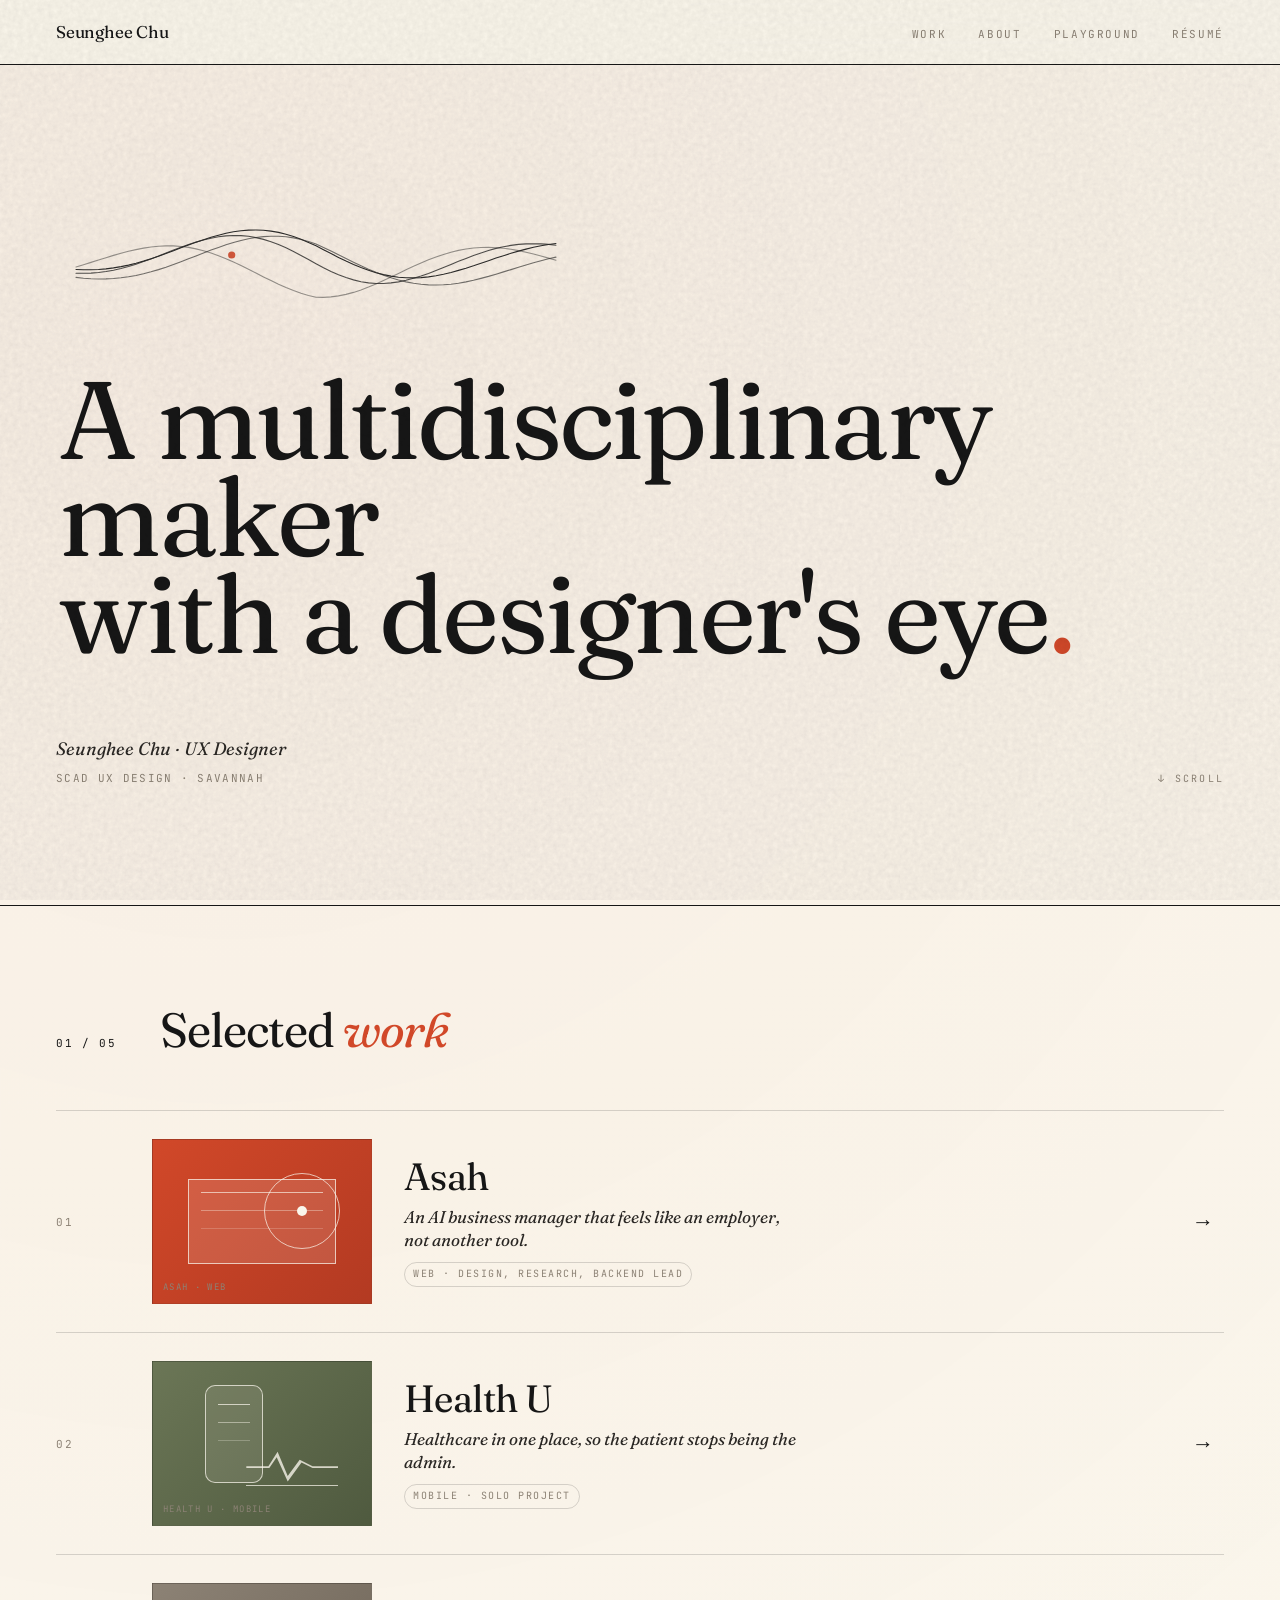
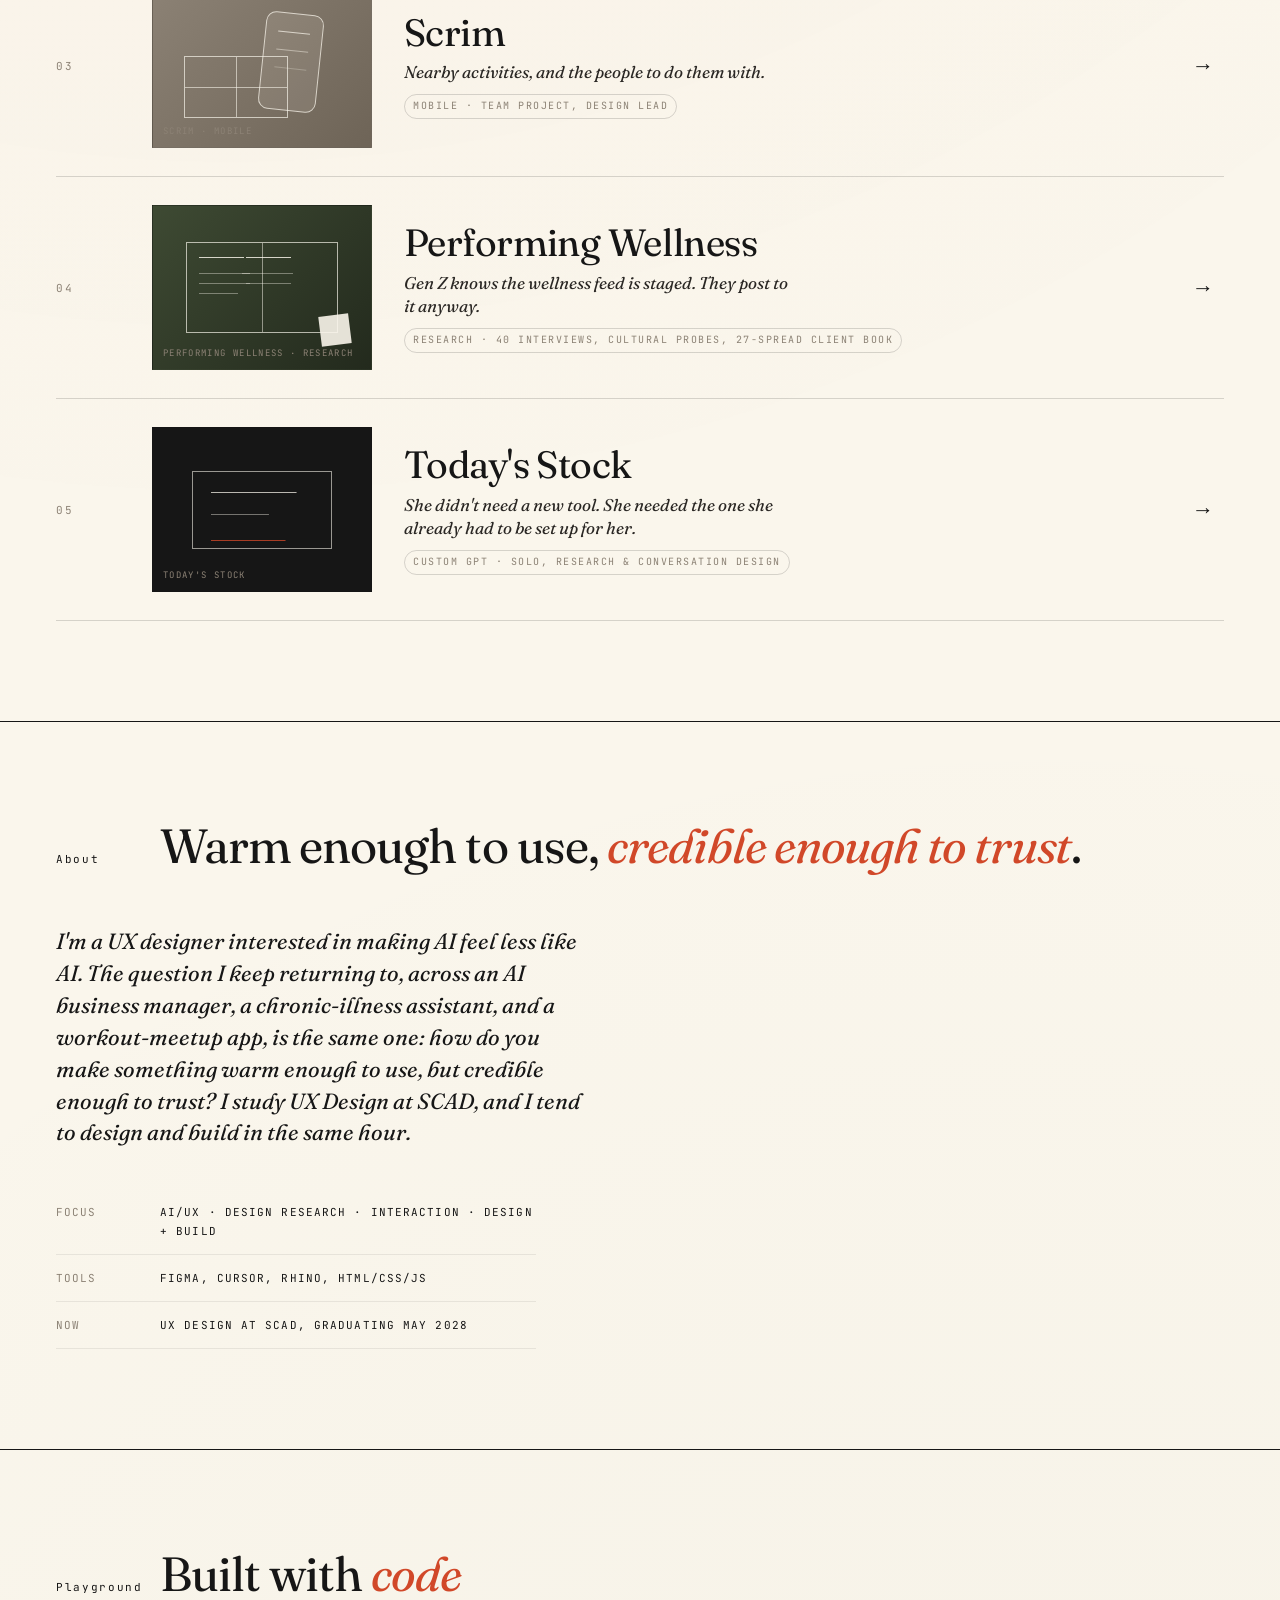
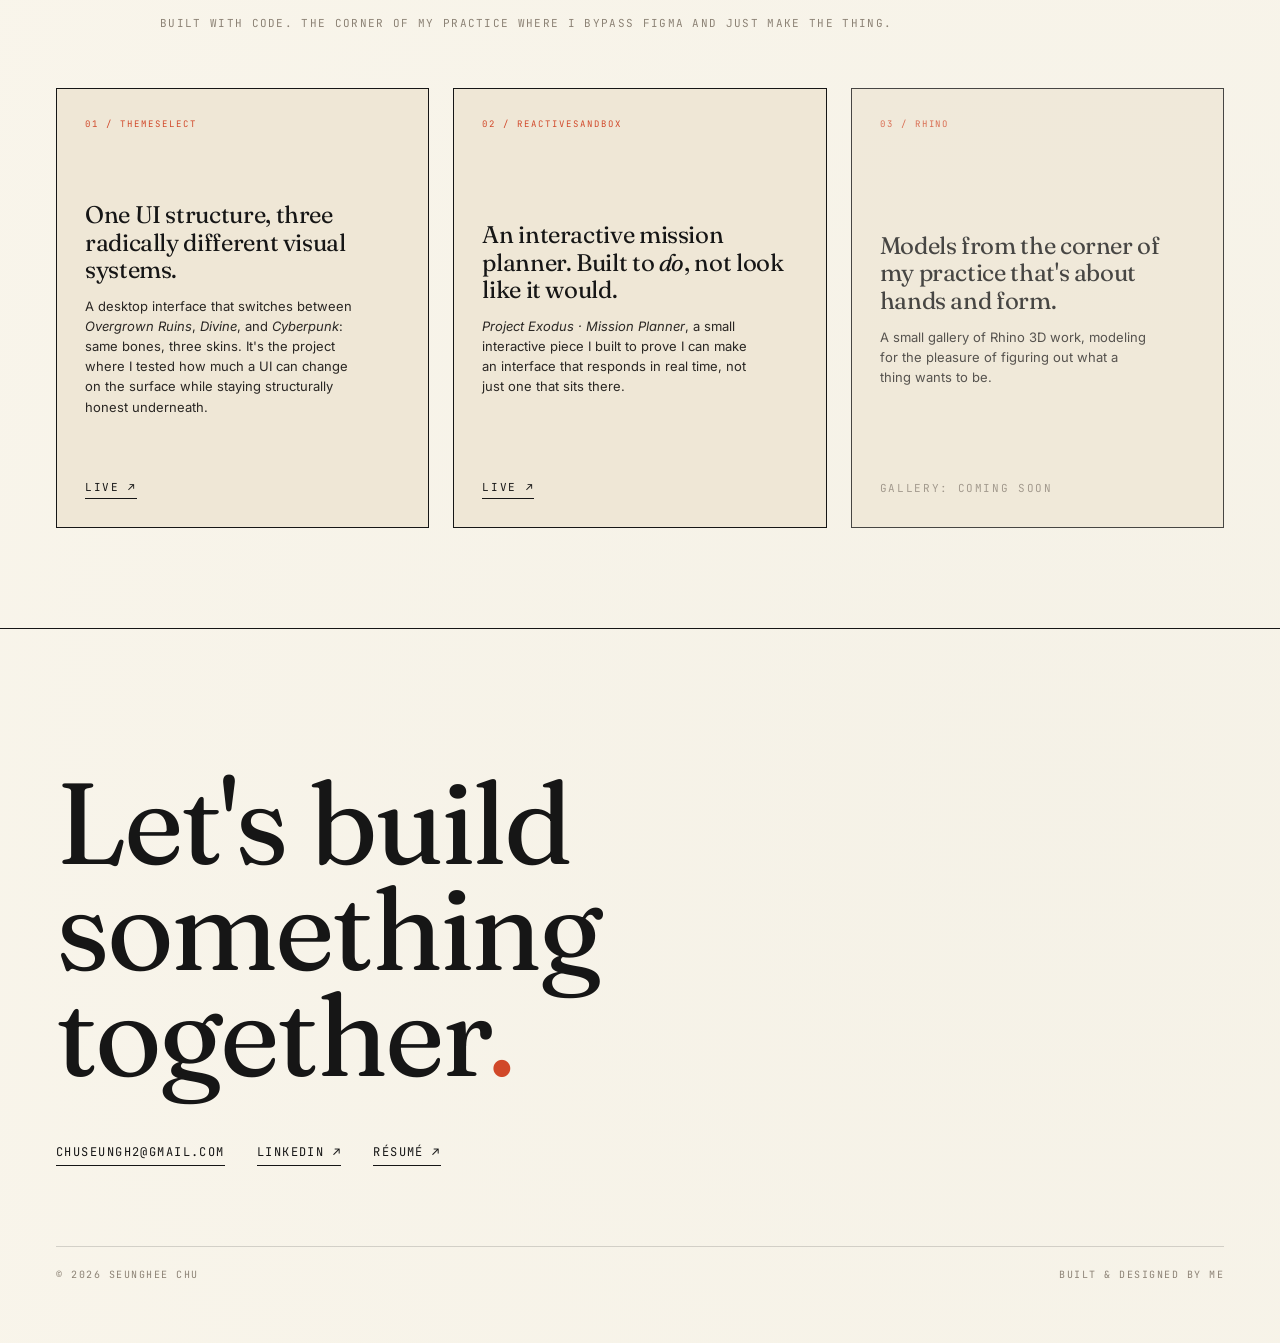
<file: index.html>
<!DOCTYPE html>
<html lang="en">
<head>
<meta charset="UTF-8">
<meta name="viewport" content="width=device-width, initial-scale=1.0">
<title>Seunghee Chu · UX Designer</title>
<meta name="description" content="UX designer who researches, designs, and builds. Selected work, playground, and contact.">
<meta name="theme-color" content="#FAF6EC">
<link rel="canonical" href="https://chuseungh2.github.io/portfolio/">
<link rel="icon" type="image/svg+xml" href="assets/favicon.svg">
<meta property="og:type" content="website">
<meta property="og:title" content="Seunghee Chu · UX Designer">
<meta property="og:description" content="UX designer who researches, designs, and builds. Selected work, playground, and contact.">
<meta property="og:url" content="https://chuseungh2.github.io/portfolio/">
<meta name="twitter:card" content="summary">
<script type="application/ld+json">
{
  "@context": "https://schema.org",
  "@type": "Person",
  "name": "Seunghee Chu",
  "jobTitle": "UX Designer",
  "url": "https://chuseungh2.github.io/portfolio/",
  "sameAs": ["https://www.linkedin.com/in/seunghee-chu-087957342/"]
}
</script>

<link rel="preconnect" href="https://fonts.googleapis.com">
<link rel="preconnect" href="https://fonts.gstatic.com" crossorigin>
<link href="https://fonts.googleapis.com/css2?family=Fraunces:ital,opsz,wght@0,9..144,300;0,9..144,400;0,9..144,500;1,9..144,400;1,9..144,500&family=Inter:wght@300;400;500;600&family=JetBrains+Mono:wght@400;500&display=swap" rel="stylesheet">

<link rel="stylesheet" href="assets/css/styles.css">
</head>
<body>

<a class="skip-link" href="#work">Skip to content</a>

<nav class="nav">
  <div class="nav-inner">
    <a class="nav-mark" href="#top">Seunghee Chu</a>
    <button class="nav-toggle" aria-label="Toggle navigation" aria-expanded="false" aria-controls="site-nav-links">
      <span></span><span></span><span></span>
    </button>
    <div class="nav-links" id="site-nav-links">
      <a href="#work">Work</a>
      <a href="#about">About</a>
      <a href="#playground">Playground</a>
      <a href="resume.pdf" target="_blank" rel="noopener">Résumé</a>
    </div>
  </div>
</nav>

<main id="top">

  <section class="wrap hero">
    <div class="hero-mark" aria-hidden="true"></div>
    <h1>
      A multidisciplinary<br>
      maker<br>
      with a designer's eye<span class="dot">.</span>
    </h1>
    <div class="hero-foot">
      <div class="who">
        <p>Seunghee Chu · UX Designer</p>
        <p class="meta-line">SCAD UX Design · Savannah</p>
      </div>
      <span class="scroll-cue">↓ scroll</span>
    </div>
  </section>

  <section class="wrap sec" id="work">
    <div class="sec-head">
      <span class="sec-num">01 / 05</span>
      <div>
        <h2 class="sec-title">Selected <em>work</em></h2>
      </div>
    </div>

    <div class="work-index">

      <a class="work-row" href="asah/">
        <span class="row-num">01</span>
        <div class="row-thumb tone-vermilion" data-label="Asah · Web">
          <span class="mock-window"></span>
          <span class="mock-orbit"></span>
        </div>
        <div class="row-body">
          <h3>Asah</h3>
          <p class="row-tag">An AI business manager that feels like an employer, not another tool.</p>
          <div class="row-meta">
            <span class="pill">Web · Design, research, backend lead</span>
          </div>
        </div>
        <span class="row-arrow">→</span>
      </a>

      <a class="work-row" href="health-u/">
        <span class="row-num">02</span>
        <div class="row-thumb tone-sage" data-label="Health U · Mobile">
          <span class="mock-phone"></span>
          <span class="mock-pulse"></span>
        </div>
        <div class="row-body">
          <h3>Health U</h3>
          <p class="row-tag">Healthcare in one place, so the patient stops being the admin.</p>
          <div class="row-meta">
            <span class="pill">Mobile · Solo project</span>
          </div>
        </div>
        <span class="row-arrow">→</span>
      </a>

      <a class="work-row" href="scrim/">
        <span class="row-num">03</span>
        <div class="row-thumb tone-stone" data-label="Scrim · Mobile">
          <span class="mock-phone mock-phone-alt"></span>
          <span class="mock-court"></span>
        </div>
        <div class="row-body">
          <h3>Scrim</h3>
          <p class="row-tag">Nearby activities, and the people to do them with.</p>
          <div class="row-meta">
            <span class="pill">Mobile · Team project, design lead</span>
          </div>
        </div>
        <span class="row-arrow">→</span>
      </a>

      <a class="work-row" href="performing-wellness/">
        <span class="row-num">04</span>
        <div class="row-thumb tone-moss" data-label="Performing Wellness · Research">
          <span class="mock-spread"></span>
        </div>
        <div class="row-body">
          <h3>Performing Wellness</h3>
          <p class="row-tag">Gen Z knows the wellness feed is staged. They post to it anyway.</p>
          <div class="row-meta">
            <span class="pill">Research · 40 interviews, cultural probes, 27-spread client book</span>
          </div>
        </div>
        <span class="row-arrow">→</span>
      </a>

      <a class="work-row" href="todays-stock/">
        <span class="row-num">05</span>
        <div class="row-thumb tone-ink" data-label="Today's Stock">
          <span class="mock-chat"></span>
        </div>
        <div class="row-body">
          <h3>Today's Stock</h3>
          <p class="row-tag">She didn't need a new tool. She needed the one she already had to be set up for her.</p>
          <div class="row-meta">
            <span class="pill">Custom GPT · Solo, research &amp; conversation design</span>
          </div>
        </div>
        <span class="row-arrow">→</span>
      </a>

    </div>
  </section>

  <section class="wrap sec" id="about">
    <div class="sec-head">
      <span class="sec-num">About</span>
      <div>
        <h2 class="sec-title">Warm enough to use, <em>credible enough to trust</em>.</h2>
      </div>
    </div>

    <div class="about-grid is-copy-only">
      <!-- Portrait: an empty bordered box labelled "[ portrait placeholder ]" was rendering
           here on the live site. Removed until there's a real photo. To restore, save the
           portrait to assets/images/seunghee-portrait.jpg, drop `is-copy-only` from .about-grid
           above, and put this back as the first child:
           <figure class="about-photo"><img src="assets/images/seunghee-portrait.jpg" alt="Seunghee Chu"></figure>
           See CASE-STUDY-TODO.md. -->
      <div class="about-body">
        <p>I'm a UX designer interested in making AI feel less like AI. The question I keep returning to, across an AI business manager, a chronic-illness assistant, and a workout-meetup app, is the same one: how do you make something <em>warm enough to use, but credible enough to trust?</em> I study UX Design at SCAD, and I tend to design and build in the same hour.</p>

        <dl class="about-facts">
          <div><dt>Focus</dt><dd>AI/UX · design research · interaction · design + build</dd></div>
          <div><dt>Tools</dt><dd>Figma, Cursor, Rhino, HTML/CSS/JS <span class="inline-note">[Kelly: edit if you want]</span></dd></div>
          <div><dt>Now</dt><dd>UX Design at SCAD, graduating May 2028</dd></div>
        </dl>
      </div>
    </div>
  </section>

  <section class="wrap sec" id="playground">
    <div class="sec-head">
      <span class="sec-num">Playground</span>
      <div>
        <h2 class="sec-title">Built with <em>code</em></h2>
        <p class="section-kicker">Built with code. The corner of my practice where I bypass Figma and just make the thing.</p>
      </div>
    </div>

    <div class="play-grid">
      <a class="play-card" href="https://chuseungh2.github.io/ThemeSelect/" target="_blank" rel="noopener">
        <span class="play-tag">01 / ThemeSelect</span>
        <div>
          <h3>One UI structure, three radically different visual systems.</h3>
          <p>A desktop interface that switches between <em>Overgrown Ruins</em>, <em>Divine</em>, and <em>Cyberpunk</em>: same bones, three skins. It's the project where I tested how much a UI can change on the surface while staying structurally honest underneath.</p>
        </div>
        <span class="play-link">Live ↗</span>
      </a>

      <a class="play-card" href="https://chuseungh2.github.io/ReactiveSandbox/" target="_blank" rel="noopener">
        <span class="play-tag">02 / ReactiveSandbox</span>
        <div>
          <h3>An interactive mission planner. Built to <em>do</em>, not look like it would.</h3>
          <p><em>Project Exodus · Mission Planner</em>, a small interactive piece I built to prove I can make an interface that responds in real time, not just one that sits there.</p>
        </div>
        <span class="play-link">Live ↗</span>
      </a>

      <!-- Not a link: the lightbox gallery isn't built and no Rhino images are in the repo
           yet. This card used to be <a href="#playground">, which scrolled the visitor back
           to the section they were already in. Restore the anchor once the gallery exists. -->
      <div class="play-card is-soon">
        <span class="play-tag">03 / Rhino</span>
        <div>
          <h3>Models from the corner of my practice that's about hands and form.</h3>
          <p>A small gallery of Rhino 3D work, modeling for the pleasure of figuring out what a thing wants to be.</p>
        </div>
        <span class="play-link">Gallery: coming soon</span>
      </div>
    </div>
  </section>

  <section class="wrap contact" id="contact">
    <h2>
      Let's build something<br>
      together<span style="color:var(--vermilion);">.</span>
    </h2>

    <div class="contact-links">
      <a href="mailto:chuseungh2@gmail.com">chuseungh2@gmail.com</a>
      <a href="https://www.linkedin.com/in/seunghee-chu-087957342/" target="_blank" rel="noopener">LinkedIn ↗</a>
      <a href="resume.pdf" target="_blank" rel="noopener">Résumé ↗</a>
    </div>

    <footer class="footer">
      <span>© 2026 Seunghee Chu</span>
      <span>Built &amp; designed by me</span>
    </footer>
  </section>

</main>

<script src="assets/js/main.js"></script>
</body>
</html>
</file>
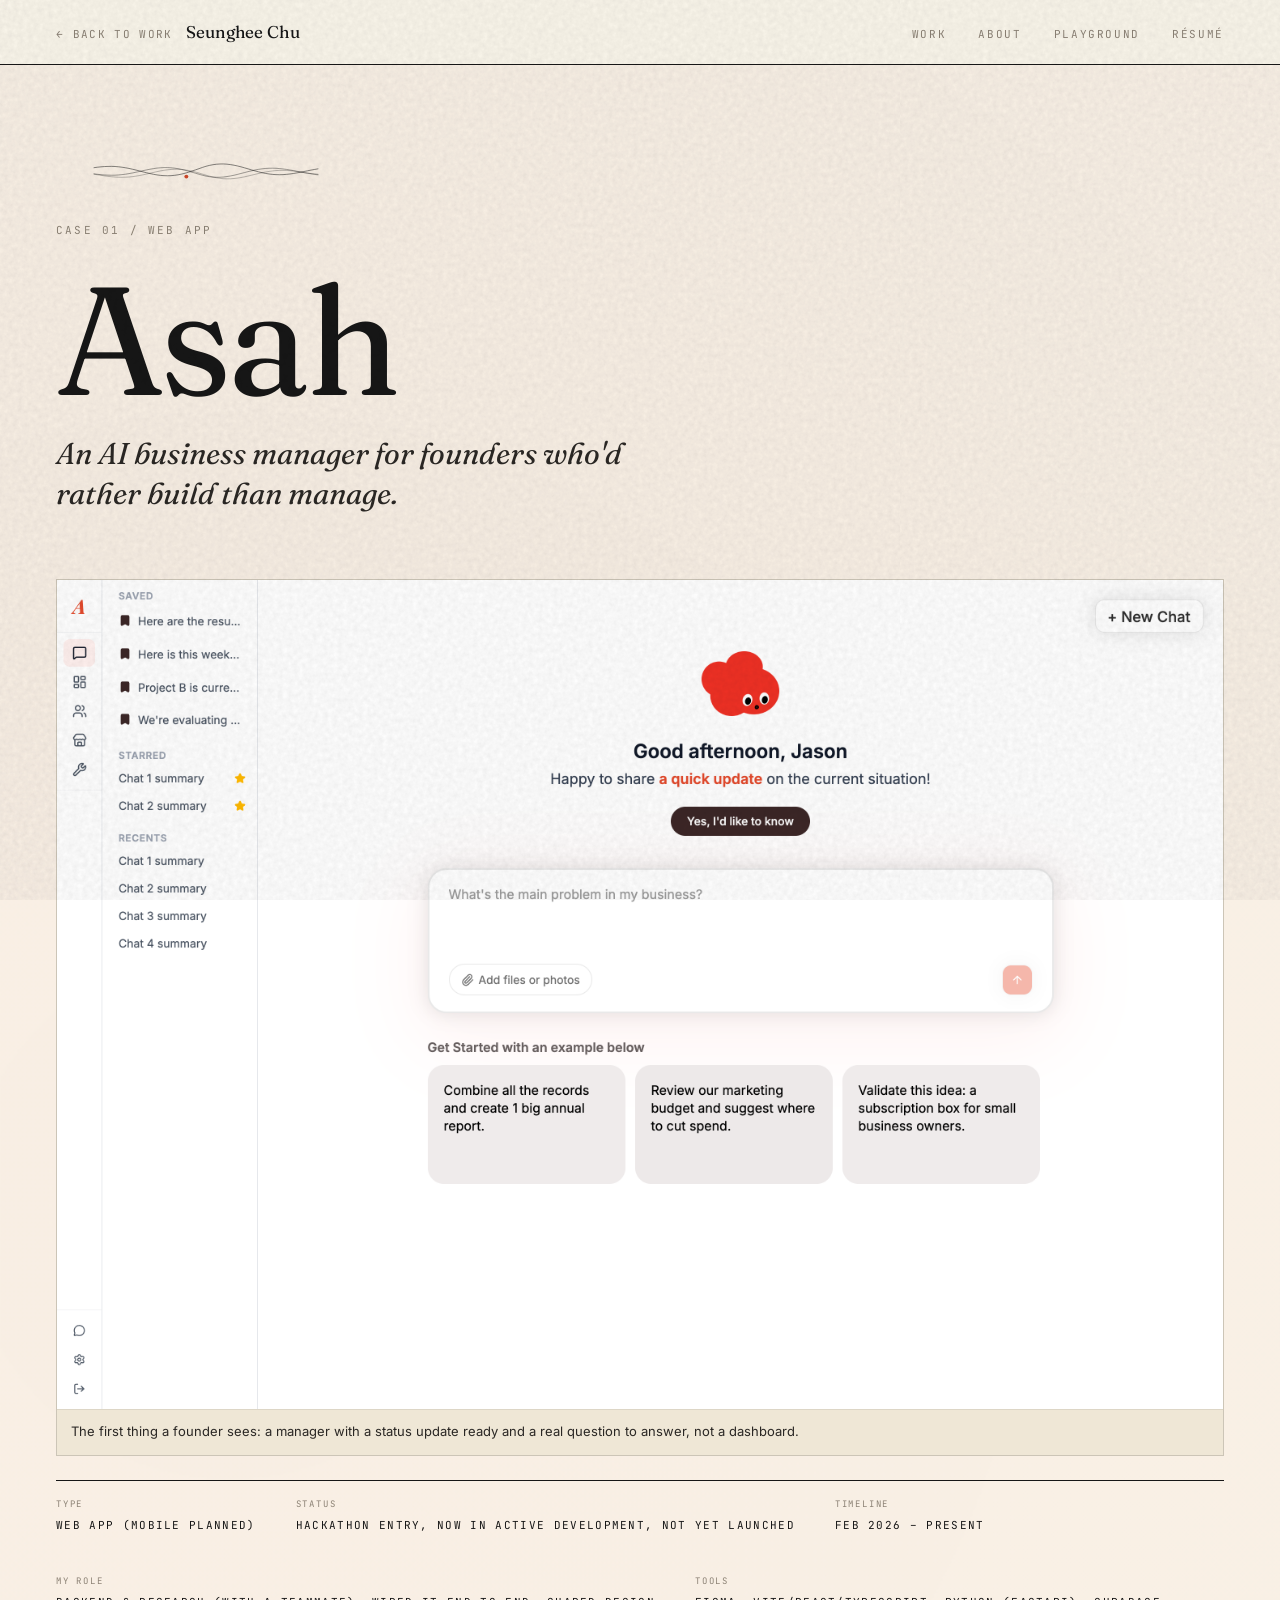
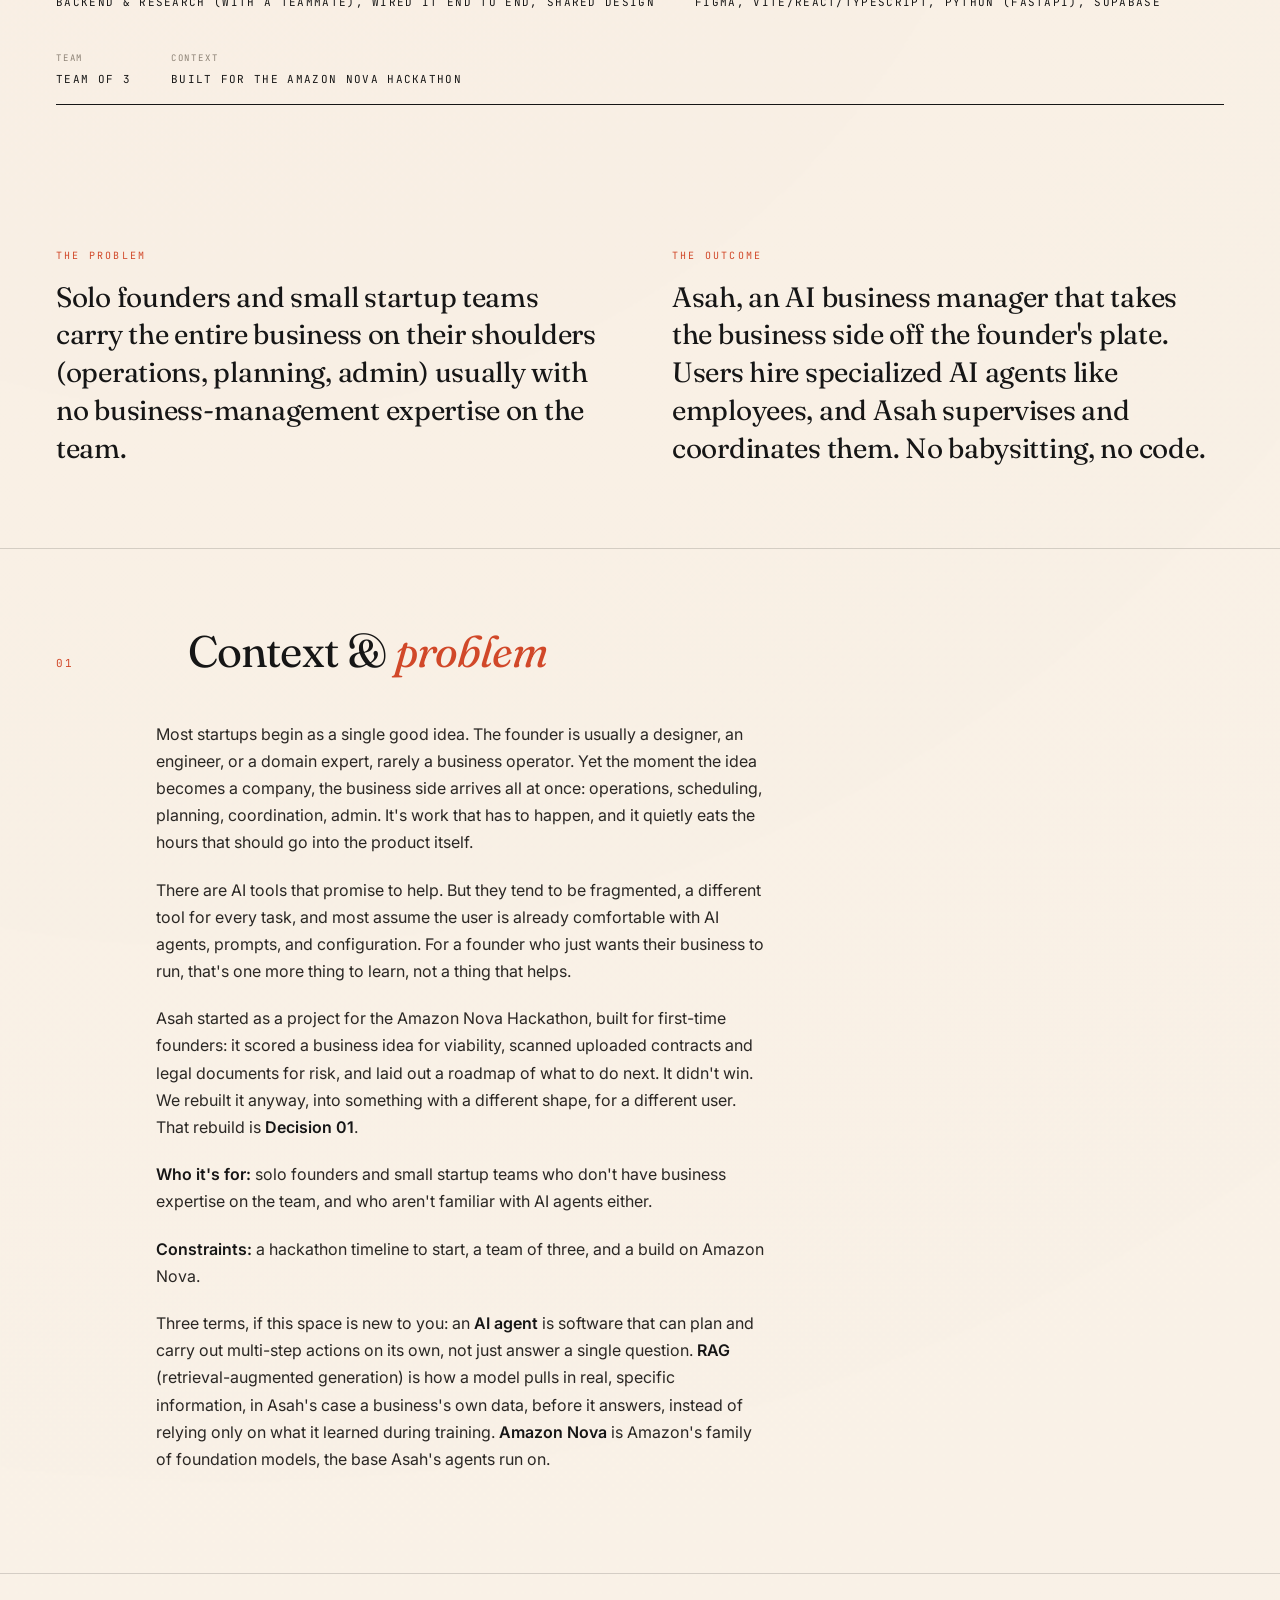
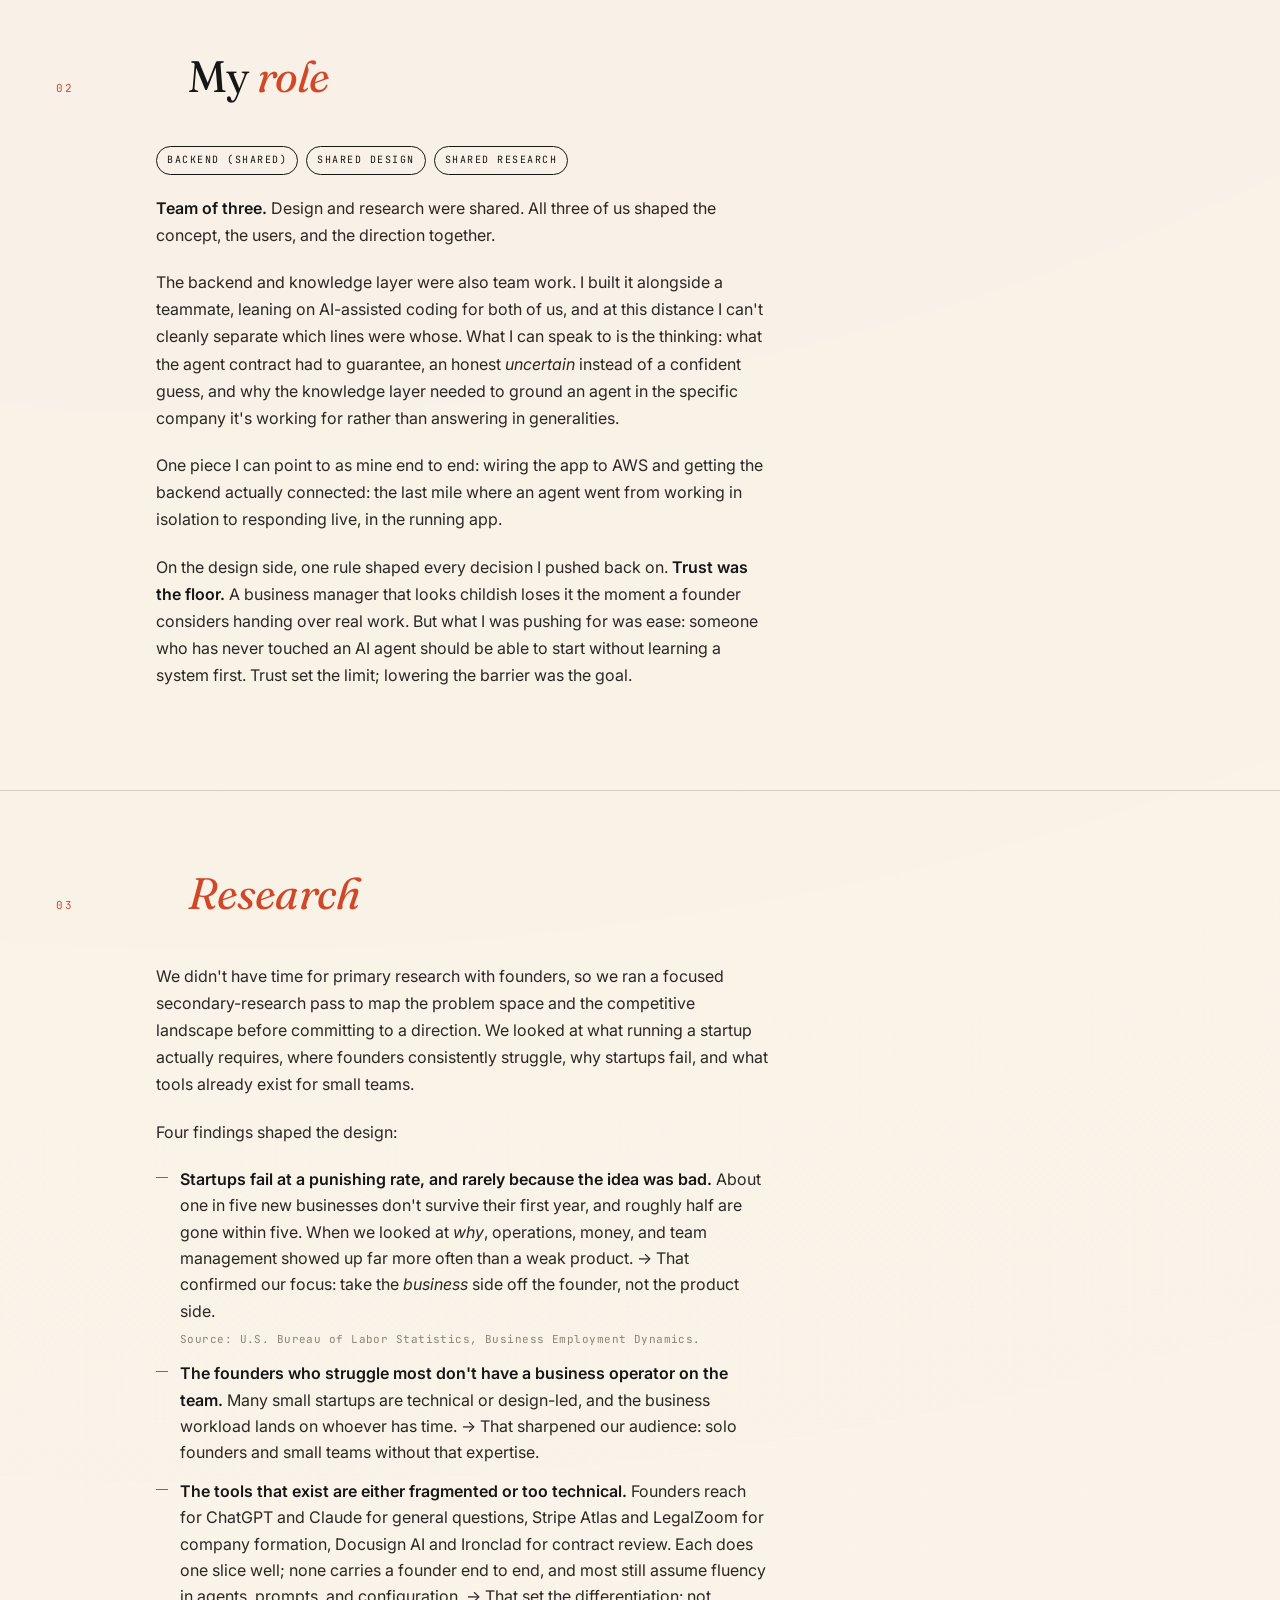
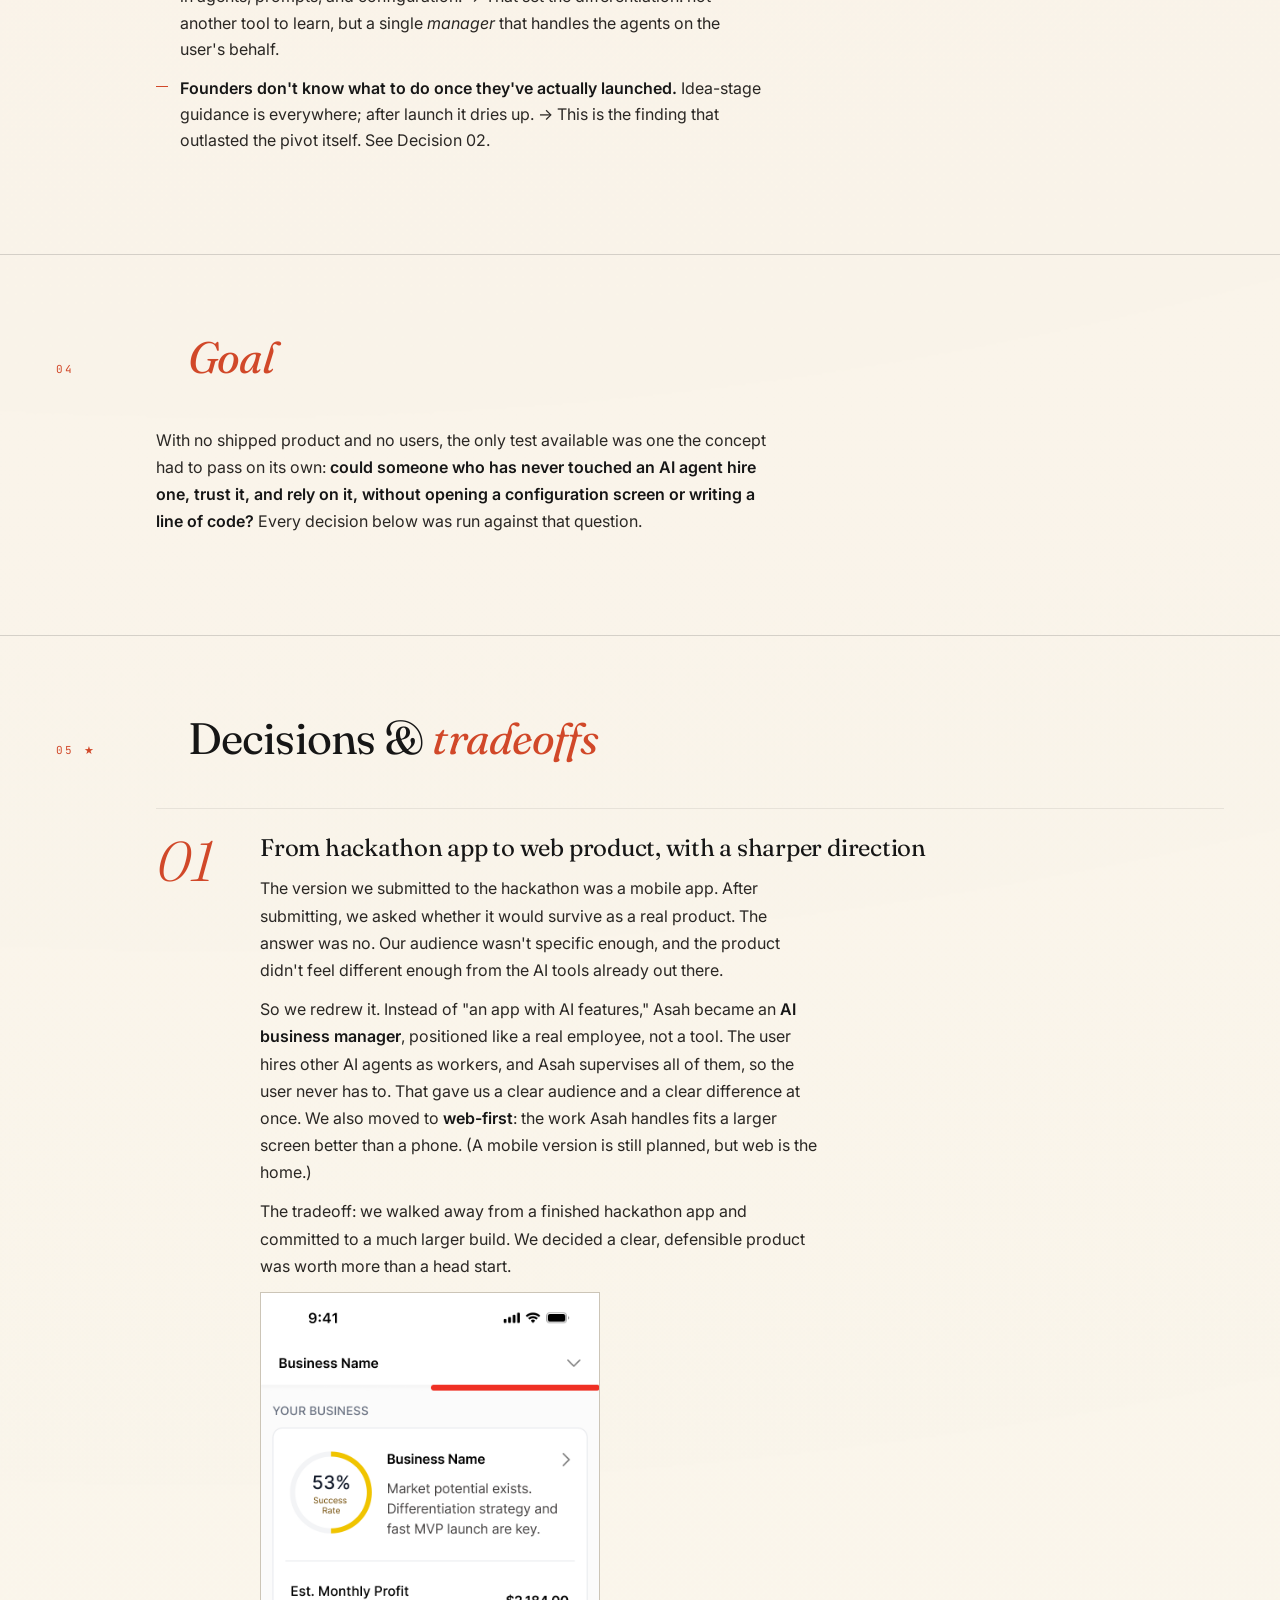
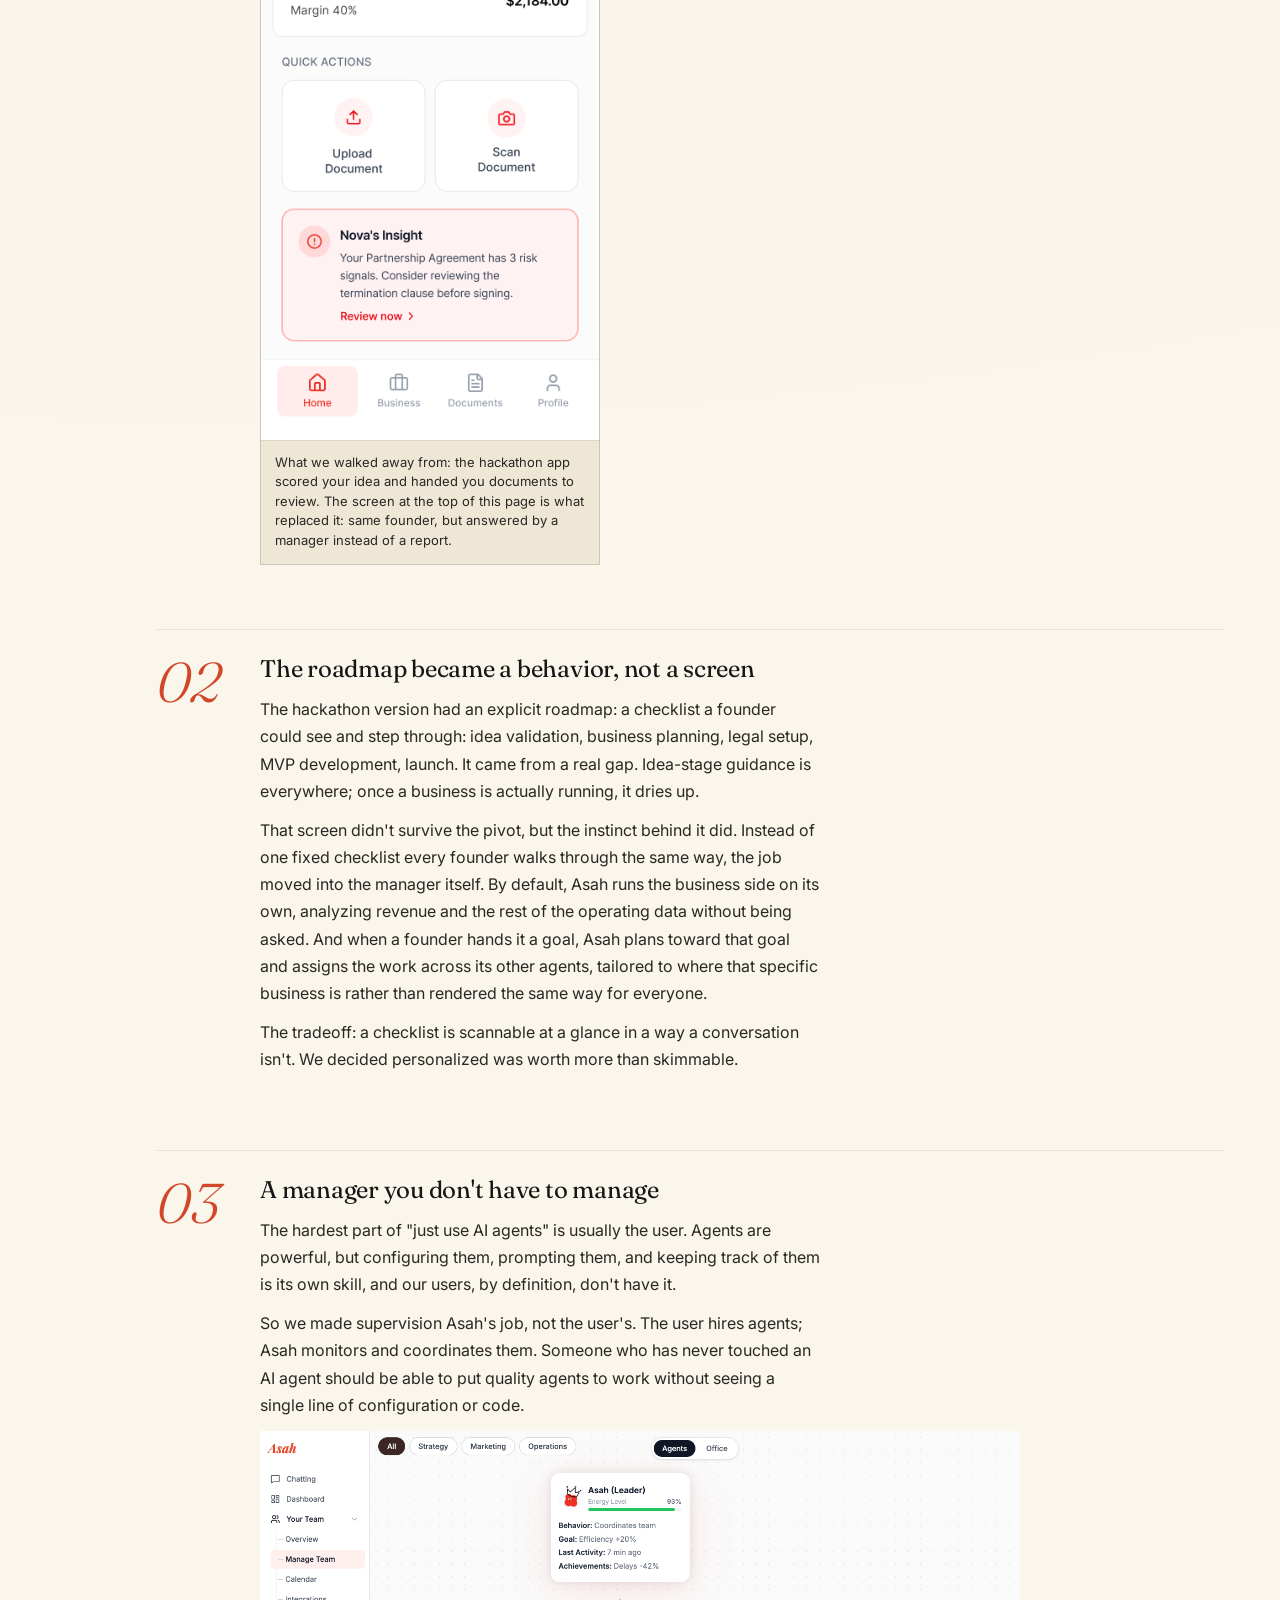
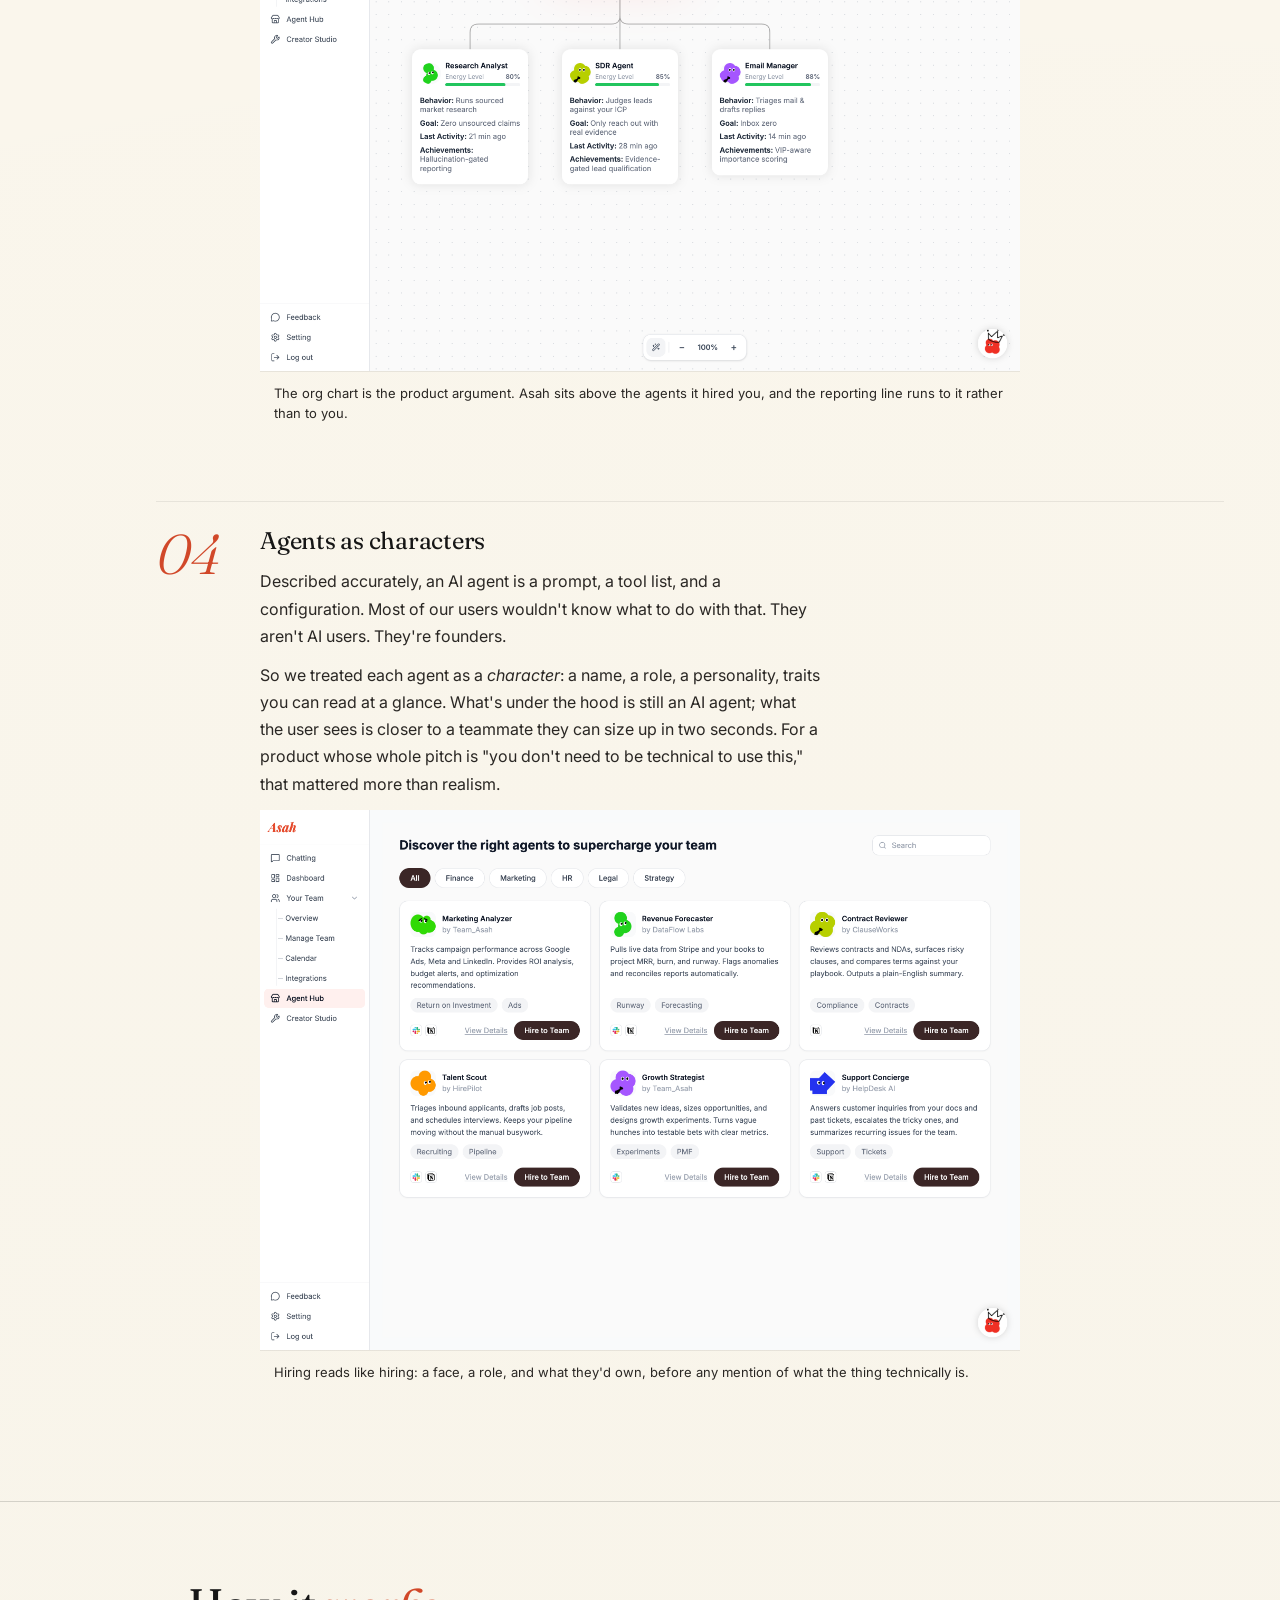
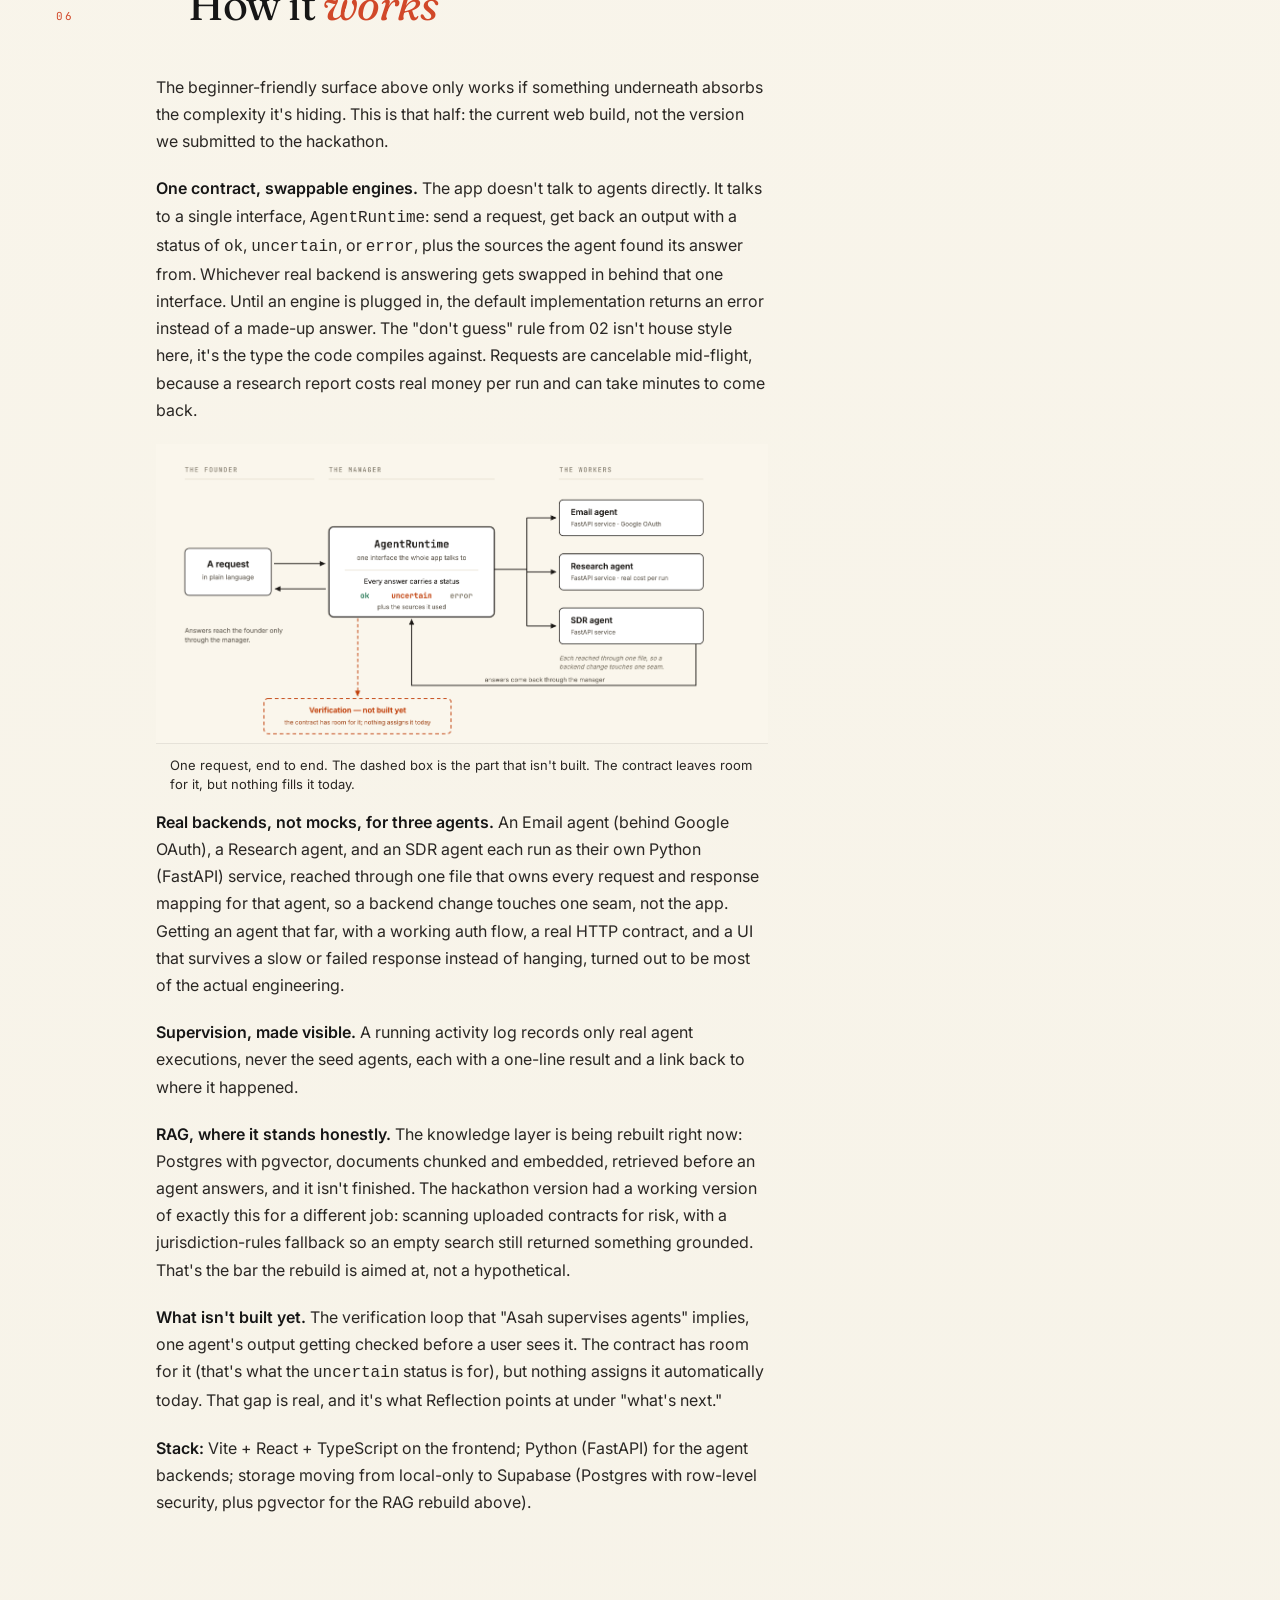
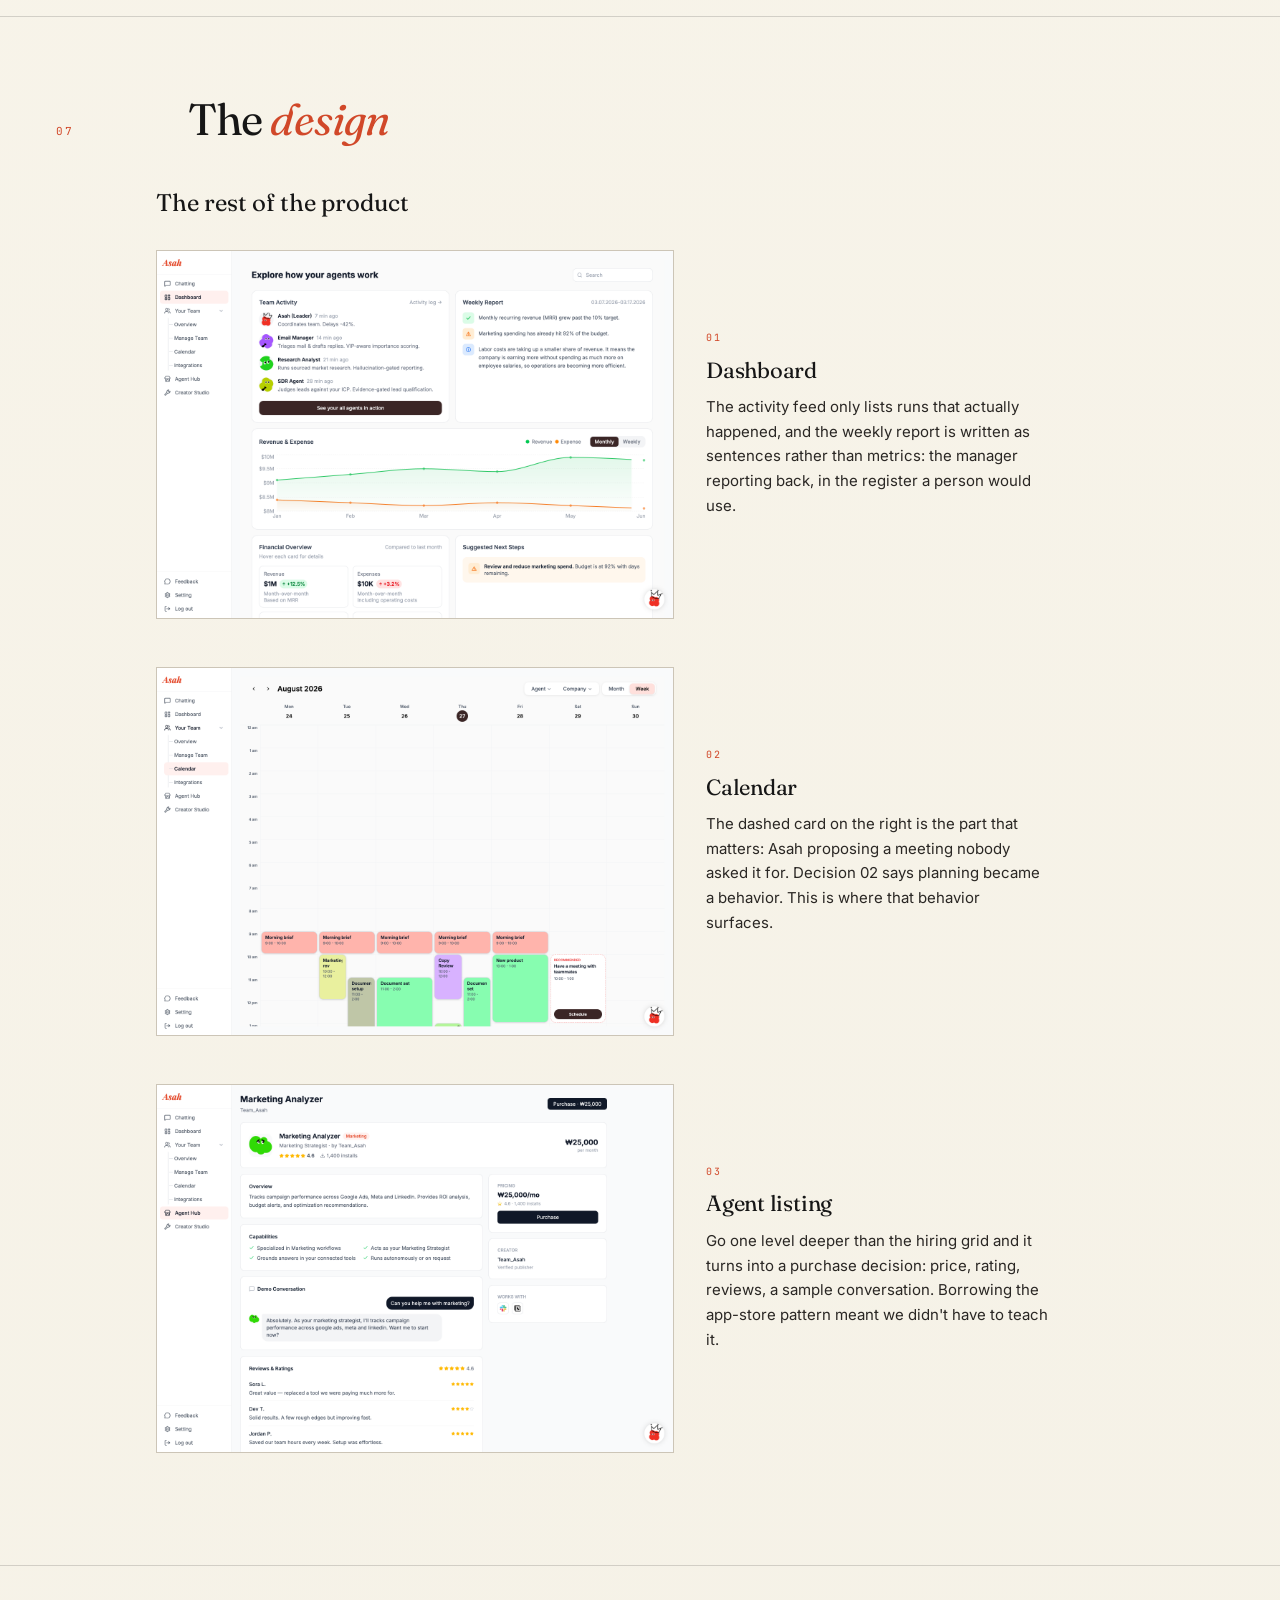
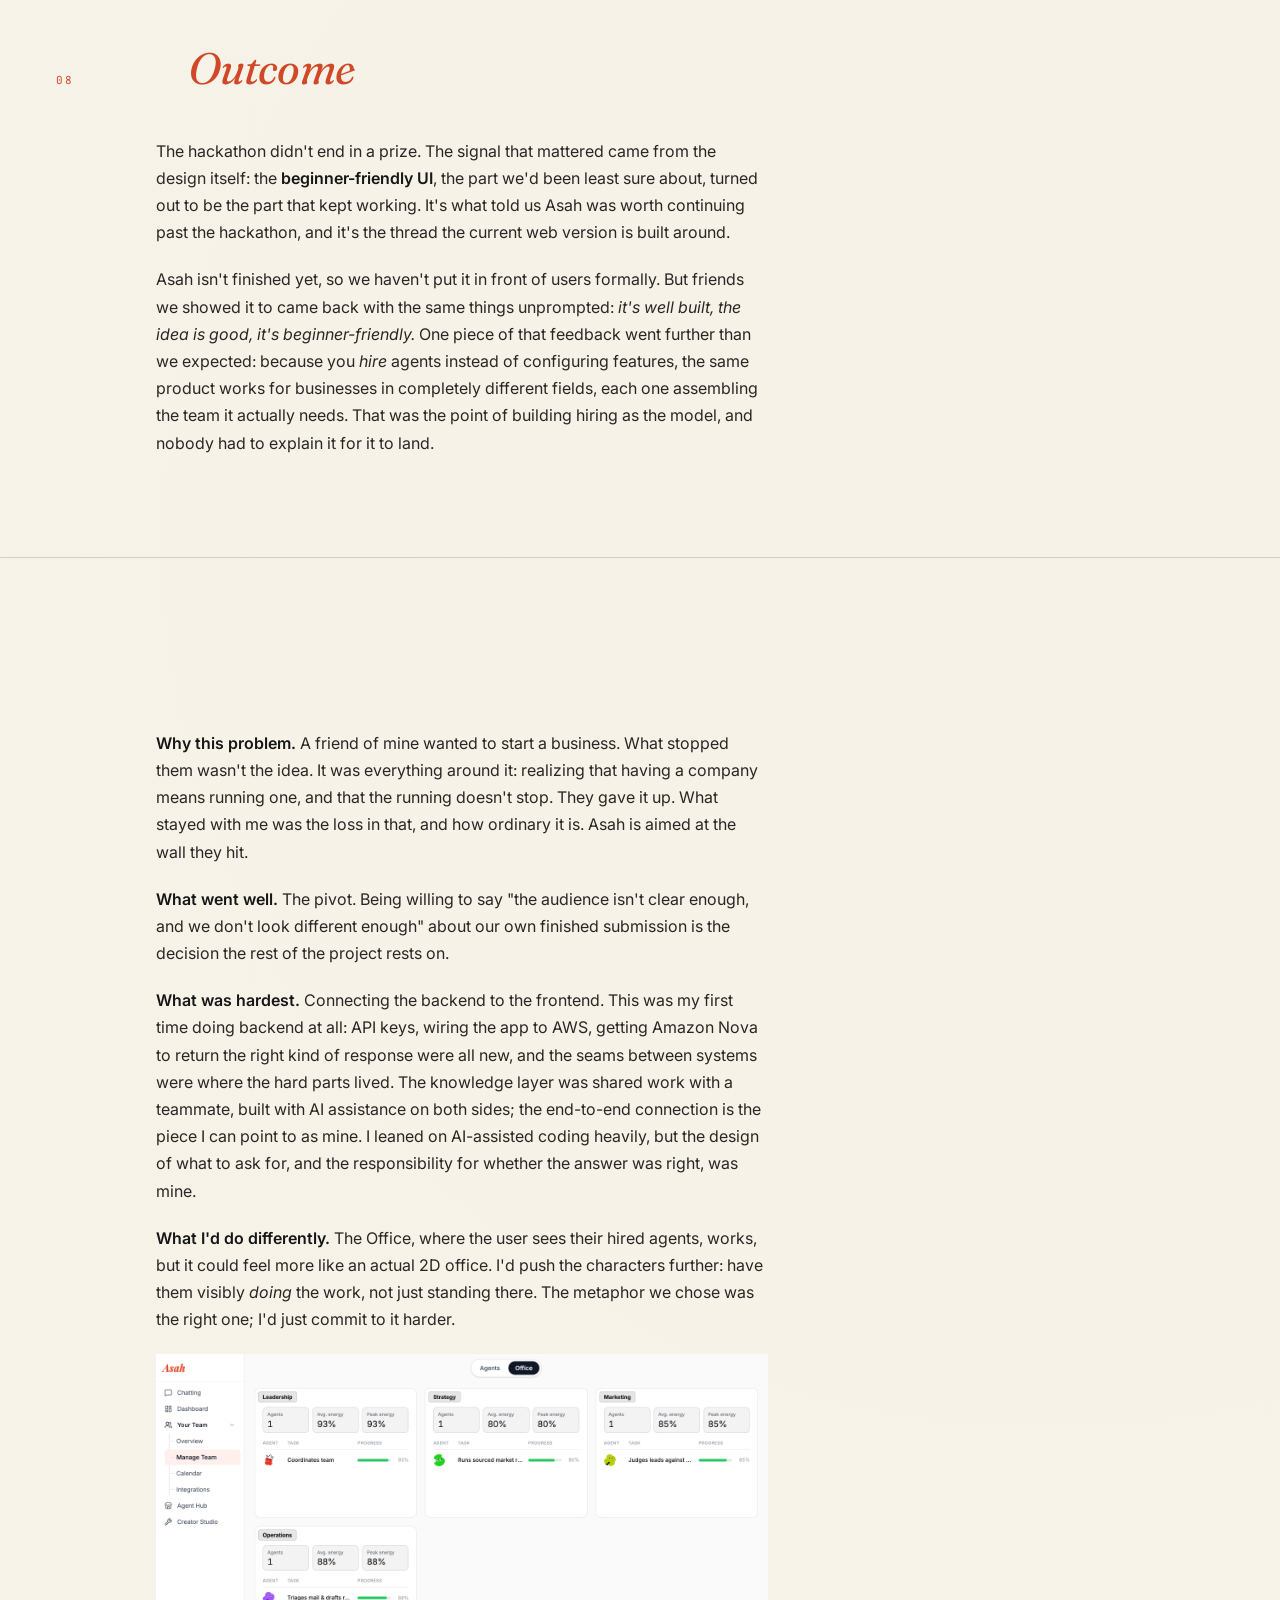
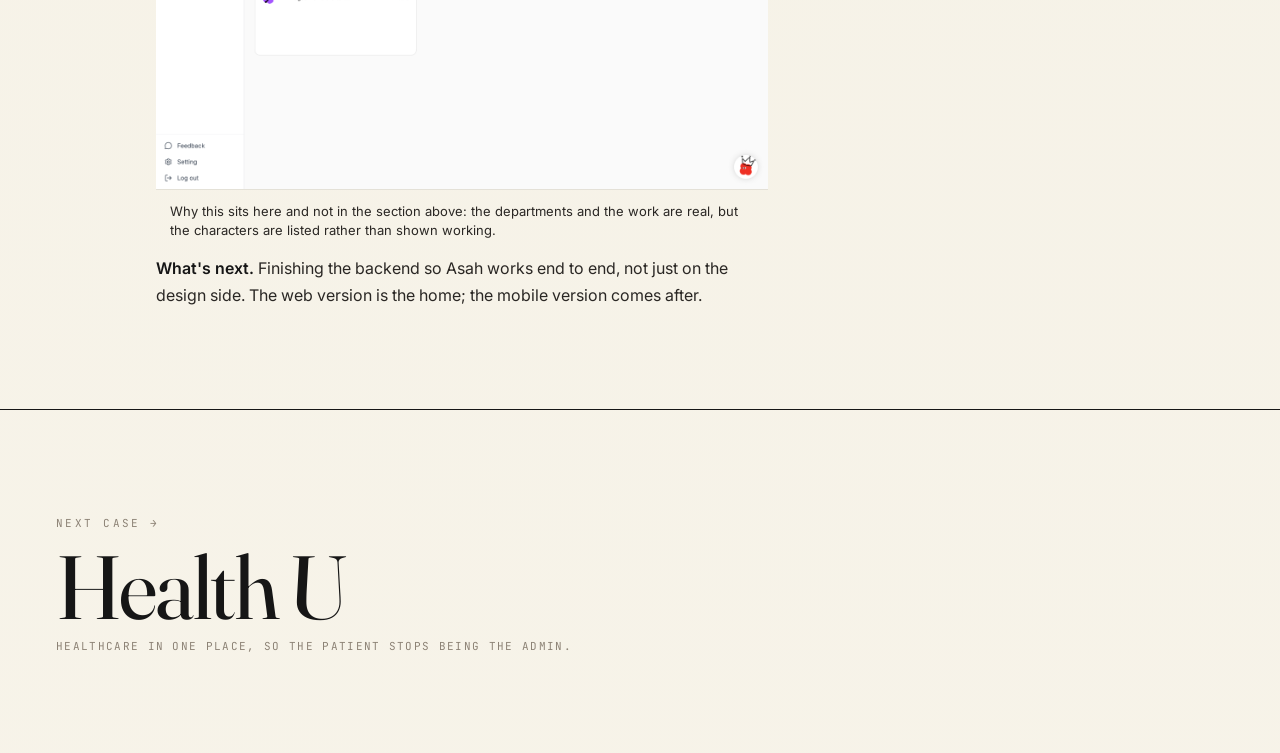
<file: asah/index.html>
<!DOCTYPE html>
<html lang="en">
<head>
<meta charset="UTF-8">
<meta name="viewport" content="width=device-width, initial-scale=1.0">
<title>Asah · Seunghee Chu</title>
<meta name="description" content="Asah · AI business manager. A case study by Seunghee Chu.">
<meta name="theme-color" content="#FAF6EC">
<link rel="canonical" href="https://chuseungh2.github.io/portfolio/asah/">
<link rel="icon" type="image/svg+xml" href="../assets/favicon.svg">
<meta property="og:type" content="article">
<meta property="og:title" content="Asah · Seunghee Chu">
<meta property="og:description" content="Asah · AI business manager. A case study by Seunghee Chu.">
<meta property="og:url" content="https://chuseungh2.github.io/portfolio/asah/">
<meta property="og:image" content="https://chuseungh2.github.io/portfolio/assets/images/asah/asah-hero.png">
<meta name="twitter:card" content="summary_large_image">

<link rel="preconnect" href="https://fonts.googleapis.com">
<link rel="preconnect" href="https://fonts.gstatic.com" crossorigin>
<link href="https://fonts.googleapis.com/css2?family=Fraunces:ital,opsz,wght@0,9..144,300;0,9..144,400;0,9..144,500;1,9..144,400;1,9..144,500&family=Inter:wght@300;400;500;600&family=JetBrains+Mono:wght@400;500&display=swap" rel="stylesheet">

<link rel="stylesheet" href="../assets/css/styles.css">
</head>
<body>

<a class="skip-link" href="#main">Skip to content</a>

<nav class="nav">
  <div class="nav-inner">
    <a class="nav-mark" href="../index.html#work">
      <span class="back">← Back to work</span>Seunghee Chu
    </a>
    <button class="nav-toggle" aria-label="Toggle navigation" aria-expanded="false" aria-controls="site-nav-links">
      <span></span><span></span><span></span>
    </button>
    <div class="nav-links" id="site-nav-links">
      <a href="../index.html#work">Work</a>
      <a href="../index.html#about">About</a>
      <a href="../index.html#playground">Playground</a>
      <a href="../resume.pdf" target="_blank" rel="noopener">Résumé</a>
    </div>
  </div>
</nav>

<main id="main">

  <section class="wrap case-hero">
    <div class="case-mark" aria-hidden="true" data-mark="asah"></div>
    <p class="case-eyebrow">Case 01 / Web app</p>
    <h1>Asah</h1>
    <p class="tagline">An AI business manager for founders who'd rather build than manage.</p>

    <figure class="case-hero-visual case-image-figure">
      <img width="2880" height="2048" fetchpriority="high" decoding="async" src="../assets/images/asah/asah-hero.png" alt="Asah's home screen: a greeting, a status update offered, and a chat box, instead of a dashboard." style="width:100%;height:auto">
      <figcaption class="case-figure-caption">The first thing a founder sees: a manager with a status update ready and a real question to answer, not a dashboard.</figcaption>
    </figure>

    <dl class="case-meta-strip">
      <div><dt>Type</dt><dd>Web app (mobile planned)</dd></div>
      <div><dt>Status</dt><dd>Hackathon entry, now in active development, not yet launched</dd></div>
      <div><dt>Timeline</dt><dd>Feb 2026 – present</dd></div>
      <div><dt>My role</dt><dd>Backend &amp; research (with a teammate), wired it end to end, shared design</dd></div>
      <div><dt>Tools</dt><dd>Figma, Vite/React/TypeScript, Python (FastAPI), Supabase</dd></div>
      <div><dt>Team</dt><dd>Team of 3</dd></div>
      <div><dt>Context</dt><dd>Built for the Amazon Nova Hackathon</dd></div>
    </dl>
  </section>

  <section class="wrap snapshot">
    <div class="snap-block">
      <p class="snap-label">The problem</p>
      <p>Solo founders and small startup teams carry the entire business on their shoulders (operations, planning, admin) usually with no business-management expertise on the team.</p>
    </div>
    <div class="snap-block">
      <p class="snap-label">The outcome</p>
      <p>Asah, an AI business manager that takes the business side off the founder's plate. Users hire specialized AI agents like employees, and Asah supervises and coordinates them. No babysitting, no code.</p>
    </div>
  </section>

  <section class="wrap case-section">
    <div class="case-section-head">
      <span class="num">01</span>
      <h2>Context &amp; <em>problem</em></h2>
    </div>
    <div class="case-body">
      <p>Most startups begin as a single good idea. The founder is usually a designer, an engineer, or a domain expert, rarely a business operator. Yet the moment the idea becomes a company, the business side arrives all at once: operations, scheduling, planning, coordination, admin. It's work that has to happen, and it quietly eats the hours that should go into the product itself.</p>
      <p>There are AI tools that promise to help. But they tend to be fragmented, a different tool for every task, and most assume the user is already comfortable with AI agents, prompts, and configuration. For a founder who just wants their business to run, that's one more thing to learn, not a thing that helps.</p>
      <p>Asah started as a project for the Amazon Nova Hackathon, built for first-time founders: it scored a business idea for viability, scanned uploaded contracts and legal documents for risk, and laid out a roadmap of what to do next. It didn't win. We rebuilt it anyway, into something with a different shape, for a different user. That rebuild is <strong>Decision 01</strong>.</p>
      <p><strong>Who it's for:</strong> solo founders and small startup teams who don't have business expertise on the team, and who aren't familiar with AI agents either.</p>
      <p><strong>Constraints:</strong> a hackathon timeline to start, a team of three, and a build on Amazon Nova.</p>
      <p class="case-note">Three terms, if this space is new to you: an <strong>AI agent</strong> is software that can plan and carry out multi-step actions on its own, not just answer a single question. <strong>RAG</strong> (retrieval-augmented generation) is how a model pulls in real, specific information, in Asah's case a business's own data, before it answers, instead of relying only on what it learned during training. <strong>Amazon Nova</strong> is Amazon's family of foundation models, the base Asah's agents run on.</p>
    </div>
  </section>

  <section class="wrap case-section">
    <div class="case-section-head">
      <span class="num">02</span>
      <h2>My <em>role</em></h2>
    </div>
    <div class="case-body">
      <div class="role-tags">
        <span>Backend (shared)</span>
        <span>Shared design</span>
        <span>Shared research</span>
      </div>
      <p><strong>Team of three.</strong> Design and research were shared. All three of us shaped the concept, the users, and the direction together.</p>
      <p>The backend and knowledge layer were also team work. I built it alongside a teammate, leaning on AI-assisted coding for both of us, and at this distance I can't cleanly separate which lines were whose. What I can speak to is the thinking: what the agent contract had to guarantee, an honest <em>uncertain</em> instead of a confident guess, and why the knowledge layer needed to ground an agent in the specific company it's working for rather than answering in generalities.</p>
      <p>One piece I can point to as mine end to end: wiring the app to AWS and getting the backend actually connected: the last mile where an agent went from working in isolation to responding live, in the running app.</p>
      <p>On the design side, one rule shaped every decision I pushed back on. <strong>Trust was the floor.</strong> A business manager that looks childish loses it the moment a founder considers handing over real work. But what I was pushing for was ease: someone who has never touched an AI agent should be able to start without learning a system first. Trust set the limit; lowering the barrier was the goal.</p>
    </div>
  </section>

  <section class="wrap case-section">
    <div class="case-section-head">
      <span class="num">03</span>
      <h2><em>Research</em></h2>
    </div>
    <div class="case-body">
      <p>We didn't have time for primary research with founders, so we ran a focused secondary-research pass to map the problem space and the competitive landscape before committing to a direction. We looked at what running a startup actually requires, where founders consistently struggle, why startups fail, and what tools already exist for small teams.</p>
      <p>Four findings shaped the design:</p>
      <ol class="case-ordered">
        <li><strong>Startups fail at a punishing rate, and rarely because the idea was bad.</strong> About one in five new businesses don't survive their first year, and roughly half are gone within five. When we looked at <em>why</em>, operations, money, and team management showed up far more often than a weak product. → That confirmed our focus: take the <em>business</em> side off the founder, not the product side. <span class="case-source">Source: U.S. Bureau of Labor Statistics, Business Employment Dynamics.</span></li>
        <li><strong>The founders who struggle most don't have a business operator on the team.</strong> Many small startups are technical or design-led, and the business workload lands on whoever has time. → That sharpened our audience: solo founders and small teams without that expertise.</li>
        <li><strong>The tools that exist are either fragmented or too technical.</strong> Founders reach for ChatGPT and Claude for general questions, Stripe Atlas and LegalZoom for company formation, Docusign AI and Ironclad for contract review. Each does one slice well; none carries a founder end to end, and most still assume fluency in agents, prompts, and configuration. → That set the differentiation: not another tool to learn, but a single <em>manager</em> that handles the agents on the user's behalf.</li>
        <li><strong>Founders don't know what to do once they've actually launched.</strong> Idea-stage guidance is everywhere; after launch it dries up. → This is the finding that outlasted the pivot itself. See Decision 02.</li>
      </ol>
    </div>
  </section>

  <section class="wrap case-section">
    <div class="case-section-head">
      <span class="num">04</span>
      <h2><em>Goal</em></h2>
    </div>
    <div class="case-body">
      <p>With no shipped product and no users, the only test available was one the concept had to pass on its own: <strong>could someone who has never touched an AI agent hire one, trust it, and rely on it, without opening a configuration screen or writing a line of code?</strong> Every decision below was run against that question.</p>
      <p><span class="inline-note">[Kelly: once there's real usage, replace this with an actual measurable bar — activation rate, retention, something a number can hit.]</span></p>
    </div>
  </section>

  <section class="wrap case-section">
    <div class="case-section-head">
      <span class="num">05 ★</span>
      <h2>Decisions &amp; <em>tradeoffs</em></h2>
    </div>
    <div class="case-body is-wide">
      <div class="decisions">

        <div class="decision">
          <span class="d-num">01</span>
          <div>
            <h3>From hackathon app to web product, with a sharper direction</h3>
            <p>The version we submitted to the hackathon was a mobile app. After submitting, we asked whether it would survive as a real product. The answer was no. Our audience wasn't specific enough, and the product didn't feel different enough from the AI tools already out there.</p>
            <p>So we redrew it. Instead of "an app with AI features," Asah became an <strong>AI business manager</strong>, positioned like a real employee, not a tool. The user hires other AI agents as workers, and Asah supervises all of them, so the user never has to. That gave us a clear audience and a clear difference at once. We also moved to <strong>web-first</strong>: the work Asah handles fits a larger screen better than a phone. (A mobile version is still planned, but web is the home.)</p>
            <p>The tradeoff: we walked away from a finished hackathon app and committed to a much larger build. We decided a clear, defensible product was worth more than a head start.</p>
            <figure class="artifact is-phone">
              <img width="804" height="1776" loading="lazy" decoding="async" src="../assets/images/asah/asah-old-home.png" alt="The hackathon app's home screen on a phone: a 53% success-rate score for the business idea, estimated monthly profit, buttons to upload or scan a document, and an alert about risk signals found in a partnership agreement." style="width:100%;height:auto">
              <figcaption class="case-figure-caption">What we walked away from: the hackathon app scored your idea and handed you documents to review. The screen at the top of this page is what replaced it: same founder, but answered by a manager instead of a report.</figcaption>
            </figure>
          </div>
        </div>

        <div class="decision">
          <span class="d-num">02</span>
          <div>
            <h3>The roadmap became a behavior, not a screen</h3>
            <p>The hackathon version had an explicit roadmap: a checklist a founder could see and step through: idea validation, business planning, legal setup, MVP development, launch. It came from a real gap. Idea-stage guidance is everywhere; once a business is actually running, it dries up.</p>
            <p>That screen didn't survive the pivot, but the instinct behind it did. Instead of one fixed checklist every founder walks through the same way, the job moved into the manager itself. By default, Asah runs the business side on its own, analyzing revenue and the rest of the operating data without being asked. And when a founder hands it a goal, Asah plans toward that goal and assigns the work across its other agents, tailored to where that specific business is rather than rendered the same way for everyone.</p>
            <p>The tradeoff: a checklist is scannable at a glance in a way a conversation isn't. We decided personalized was worth more than skimmable.</p>
          </div>
        </div>

        <div class="decision">
          <span class="d-num">03</span>
          <div>
            <h3>A manager you don't have to manage</h3>
            <p>The hardest part of "just use AI agents" is usually the user. Agents are powerful, but configuring them, prompting them, and keeping track of them is its own skill, and our users, by definition, don't have it.</p>
            <p>So we made supervision Asah's job, not the user's. The user hires agents; Asah monitors and coordinates them. Someone who has never touched an AI agent should be able to put quality agents to work without seeing a single line of configuration or code.</p>
            <figure class="case-image-figure">
              <img width="2880" height="2048" loading="lazy" decoding="async" src="../assets/images/asah/asah-manage-team.png" alt="The team view: Asah sits at the top of an org chart as leader, with three hired agents branching below it, each showing its behavior, goal, last activity, and achievements." style="width:100%;height:auto">
              <figcaption class="case-figure-caption">The org chart is the product argument. Asah sits above the agents it hired you, and the reporting line runs to it rather than to you.</figcaption>
            </figure>
          </div>
        </div>

        <div class="decision">
          <span class="d-num">04</span>
          <div>
            <h3>Agents as characters</h3>
            <p>Described accurately, an AI agent is a prompt, a tool list, and a configuration. Most of our users wouldn't know what to do with that. They aren't AI users. They're founders.</p>
            <p>So we treated each agent as a <em>character</em>: a name, a role, a personality, traits you can read at a glance. What's under the hood is still an AI agent; what the user sees is closer to a teammate they can size up in two seconds. For a product whose whole pitch is "you don't need to be technical to use this," that mattered more than realism.</p>
            <figure class="case-image-figure">
              <img width="2880" height="2048" loading="lazy" decoding="async" src="../assets/images/asah/asah-agent-hub.png" alt="The agent hub: a grid of six agents, each with a coloured blob character, a name, the studio that made it, a short description of what it does, and a Hire to Team button." style="width:100%;height:auto">
              <figcaption class="case-figure-caption">Hiring reads like hiring: a face, a role, and what they'd own, before any mention of what the thing technically is.</figcaption>
            </figure>
            <!-- TODO(Kelly): the trait-radar panel that belongs here isn't exported yet.
                 It's the expanded preview that opens from "View Details" on the grid above —
                 a five-axis radar (Domain Expertise / Autonomy Level / Human Interaction /
                 Data Dependency / Reasoning Complexity) beside the agent's quote and tags.
                 Capture it at 2880x2048 like the other screens, save as
                 assets/images/asah/asah-agent-radar.png, then delete these comment lines.
                 See CASE-STUDY-TODO.md.
            <figure class="case-image-figure">
              <img width="2880" height="2048" loading="lazy" decoding="async" src="../assets/images/asah/asah-agent-radar.png" alt="An agent's expanded profile: skills, strategy and workflow listed on the left, and a five-axis radar chart of its traits on the right." style="width:100%;height:auto">
              <figcaption class="case-figure-caption">One step in, the character gets a temperament — five traits plotted, so two agents can be compared without reading either configuration.</figcaption>
            </figure>
            -->
          </div>
        </div>

      </div>
    </div>
  </section>

  <section class="wrap case-section">
    <div class="case-section-head">
      <span class="num">06</span>
      <h2>How it <em>works</em></h2>
    </div>
    <div class="case-body">
      <p>The beginner-friendly surface above only works if something underneath absorbs the complexity it's hiding. This is that half: the current web build, not the version we submitted to the hackathon.</p>
      <p><strong>One contract, swappable engines.</strong> The app doesn't talk to agents directly. It talks to a single interface, <code>AgentRuntime</code>: send a request, get back an output with a status of <code>ok</code>, <code>uncertain</code>, or <code>error</code>, plus the sources the agent found its answer from. Whichever real backend is answering gets swapped in behind that one interface. Until an engine is plugged in, the default implementation returns an error instead of a made-up answer. The "don't guess" rule from 02 isn't house style here, it's the type the code compiles against. Requests are cancelable mid-flight, because a research report costs real money per run and can take minutes to come back.</p>

      <figure class="case-image-figure">
        <img width="2550" height="1245" loading="lazy" decoding="async" src="../assets/images/asah/asah-system-diagram.png" alt="Diagram: a founder's request goes to AgentRuntime, the single interface the app talks to, which returns every answer with a status of ok, uncertain, or error plus its sources. From there it fans out to three FastAPI services: an Email agent behind Google OAuth, a Research agent that costs real money per run, and an SDR agent, whose answers come back through the manager. A dashed box below marks a verification step that is not built yet." style="width:100%;height:auto">
        <figcaption class="case-figure-caption">One request, end to end. The dashed box is the part that isn't built. The contract leaves room for it, but nothing fills it today.</figcaption>
      </figure>

      <p><strong>Real backends, not mocks, for three agents.</strong> An Email agent (behind Google OAuth), a Research agent, and an SDR agent each run as their own Python (FastAPI) service, reached through one file that owns every request and response mapping for that agent, so a backend change touches one seam, not the app. Getting an agent that far, with a working auth flow, a real HTTP contract, and a UI that survives a slow or failed response instead of hanging, turned out to be most of the actual engineering.</p>
      <p><strong>Supervision, made visible.</strong> A running activity log records only real agent executions, never the seed agents, each with a one-line result and a link back to where it happened.</p>
      <p><strong>RAG, where it stands honestly.</strong> The knowledge layer is being rebuilt right now: Postgres with pgvector, documents chunked and embedded, retrieved before an agent answers, and it isn't finished. The hackathon version had a working version of exactly this for a different job: scanning uploaded contracts for risk, with a jurisdiction-rules fallback so an empty search still returned something grounded. That's the bar the rebuild is aimed at, not a hypothetical.</p>
      <p><strong>What isn't built yet.</strong> The verification loop that "Asah supervises agents" implies, one agent's output getting checked before a user sees it. The contract has room for it (that's what the <code>uncertain</code> status is for), but nothing assigns it automatically today. That gap is real, and it's what Reflection points at under "what's next."</p>
      <p><strong>Stack:</strong> Vite + React + TypeScript on the frontend; Python (FastAPI) for the agent backends; storage moving from local-only to Supabase (Postgres with row-level security, plus pgvector for the RAG rebuild above).</p>
      <!-- TODO(Kelly): a Research report card would show the "don't guess" rule as visible
           interface — confidence labels (high/medium/low/unverified), the coloured dot ahead
           of each claim, numbers set in the brand colour, and citations folded under the claim.
           It needs the Research FastAPI backend running and a real report run, which costs
           money per run — so this one can't be captured from the frontend alone. Save as
           assets/images/asah/asah-research-report.png and delete these comment lines.
      <figure class="case-image-figure">
        <img width="2880" height="2048" loading="lazy" decoding="async" src="../assets/images/asah/asah-research-report.png" alt="A research report card: each claim carries a confidence label and a coloured dot, with its citations folded underneath." style="width:100%;height:auto">
        <figcaption class="case-figure-caption">"Don't guess," as something you can see — every claim labelled for confidence, its receipts one click underneath.</figcaption>
      </figure>
      -->
    </div>
  </section>

  <section class="wrap case-section">
    <div class="case-section-head">
      <span class="num">07</span>
      <h2>The <em>design</em></h2>
    </div>
    <div class="case-body is-wide">
      <h3 class="case-subhead">The rest of the product</h3>
      <div class="screen-walkthrough">
        <div class="screen">
          <figure class="screen-frame case-screen-figure">
            <img width="2880" height="2048" loading="lazy" decoding="async" src="../assets/images/asah/asah-dashboard.png" alt="The dashboard: a team activity feed of recent agent runs, a weekly report written as plain sentences, a revenue and expense chart, and a suggested next step." style="width:100%;height:auto">
          </figure>
          <div class="screen-caption">
            <p class="num">01</p>
            <h4>Dashboard</h4>
            <p>The activity feed only lists runs that actually happened, and the weekly report is written as sentences rather than metrics: the manager reporting back, in the register a person would use.</p>
          </div>
        </div>
        <div class="screen">
          <figure class="screen-frame case-screen-figure">
            <img width="2880" height="2048" loading="lazy" decoding="async" src="../assets/images/asah/asah-calendar.png" alt="The week view of the calendar, with a recurring morning brief, work blocks scheduled across the week, and a dashed card recommending a meeting with teammates." style="width:100%;height:auto">
          </figure>
          <div class="screen-caption">
            <p class="num">02</p>
            <h4>Calendar</h4>
            <p>The dashed card on the right is the part that matters: Asah proposing a meeting nobody asked it for. Decision 02 says planning became a behavior. This is where that behavior surfaces.</p>
          </div>
        </div>
        <div class="screen">
          <figure class="screen-frame case-screen-figure">
            <img width="2880" height="2048" loading="lazy" decoding="async" src="../assets/images/asah/asah-agent-detail.png" alt="An agent's full listing: monthly price, star rating and install count, capabilities, a sample conversation, and written reviews." style="width:100%;height:auto">
          </figure>
          <div class="screen-caption">
            <p class="num">03</p>
            <h4>Agent listing</h4>
            <p>Go one level deeper than the hiring grid and it turns into a purchase decision: price, rating, reviews, a sample conversation. Borrowing the app-store pattern meant we didn't have to teach it.</p>
          </div>
        </div>
      </div>
    </div>
  </section>

  <section class="wrap case-section">
    <div class="case-section-head">
      <span class="num">08</span>
      <h2><em>Outcome</em></h2>
    </div>
    <div class="case-body">
      <p>The hackathon didn't end in a prize. The signal that mattered came from the design itself: the <strong>beginner-friendly UI</strong>, the part we'd been least sure about, turned out to be the part that kept working. It's what told us Asah was worth continuing past the hackathon, and it's the thread the current web version is built around.</p>
      <p>Asah isn't finished yet, so we haven't put it in front of users formally. But friends we showed it to came back with the same things unprompted: <em>it's well built, the idea is good, it's beginner-friendly.</em> One piece of that feedback went further than we expected: because you <em>hire</em> agents instead of configuring features, the same product works for businesses in completely different fields, each one assembling the team it actually needs. That was the point of building hiring as the model, and nobody had to explain it for it to land.</p>
      <p><span class="inline-note">[Kelly: showing it to 3-5 real founders and writing down one thing that changed because of it is still the single strongest thing you could add to this section.]</span></p>
    </div>
  </section>

  <section class="wrap case-section">
    <div class="case-section-head">
      <span class="num">09</span>
      <h2><em>Reflection</em></h2>
    </div>
    <div class="case-body">
      <p><strong>Why this problem.</strong> A friend of mine wanted to start a business. What stopped them wasn't the idea. It was everything around it: realizing that having a company means running one, and that the running doesn't stop. They gave it up. What stayed with me was the loss in that, and how ordinary it is. Asah is aimed at the wall they hit. <span class="inline-note">[Kelly: this is your friend's story, so check the wording — I wrote it from what you told me and kept it short on purpose. Change anything that isn't right.]</span></p>
      <p><strong>What went well.</strong> The pivot. Being willing to say "the audience isn't clear enough, and we don't look different enough" about our own finished submission is the decision the rest of the project rests on.</p>
      <p><strong>What was hardest.</strong> Connecting the backend to the frontend. This was my first time doing backend at all: API keys, wiring the app to AWS, getting Amazon Nova to return the right kind of response were all new, and the seams between systems were where the hard parts lived. The knowledge layer was shared work with a teammate, built with AI assistance on both sides; the end-to-end connection is the piece I can point to as mine. I leaned on AI-assisted coding heavily, but the design of what to ask for, and the responsibility for whether the answer was right, was mine.</p>
      <p><strong>What I'd do differently.</strong> The Office, where the user sees their hired agents, works, but it could feel more like an actual 2D office. I'd push the characters further: have them visibly <em>doing</em> the work, not just standing there. The metaphor we chose was the right one; I'd just commit to it harder.</p>
      <figure class="case-image-figure">
        <img width="2880" height="2048" loading="lazy" decoding="async" src="../assets/images/asah/asah-office.png" alt="The Office view: four department cards (Leadership, Strategy, Marketing, Operations) each holding one agent with its current task and a progress bar." style="width:100%;height:auto">
        <figcaption class="case-figure-caption">Why this sits here and not in the section above: the departments and the work are real, but the characters are listed rather than shown working.</figcaption>
      </figure>
      <p><strong>What's next.</strong> Finishing the backend so Asah works end to end, not just on the design side. The web version is the home; the mobile version comes after.</p>
    </div>
  </section>

  <section class="wrap case-next">
    <a href="../health-u/">
      <div>
        <p class="next-label">Next case →</p>
        <h2>Health U</h2>
        <p class="next-desc">Healthcare in one place, so the patient stops being the admin.</p>
      </div>
    </a>
  </section>

</main>

<script src="../assets/js/main.js"></script>
</body>
</html>
</file>
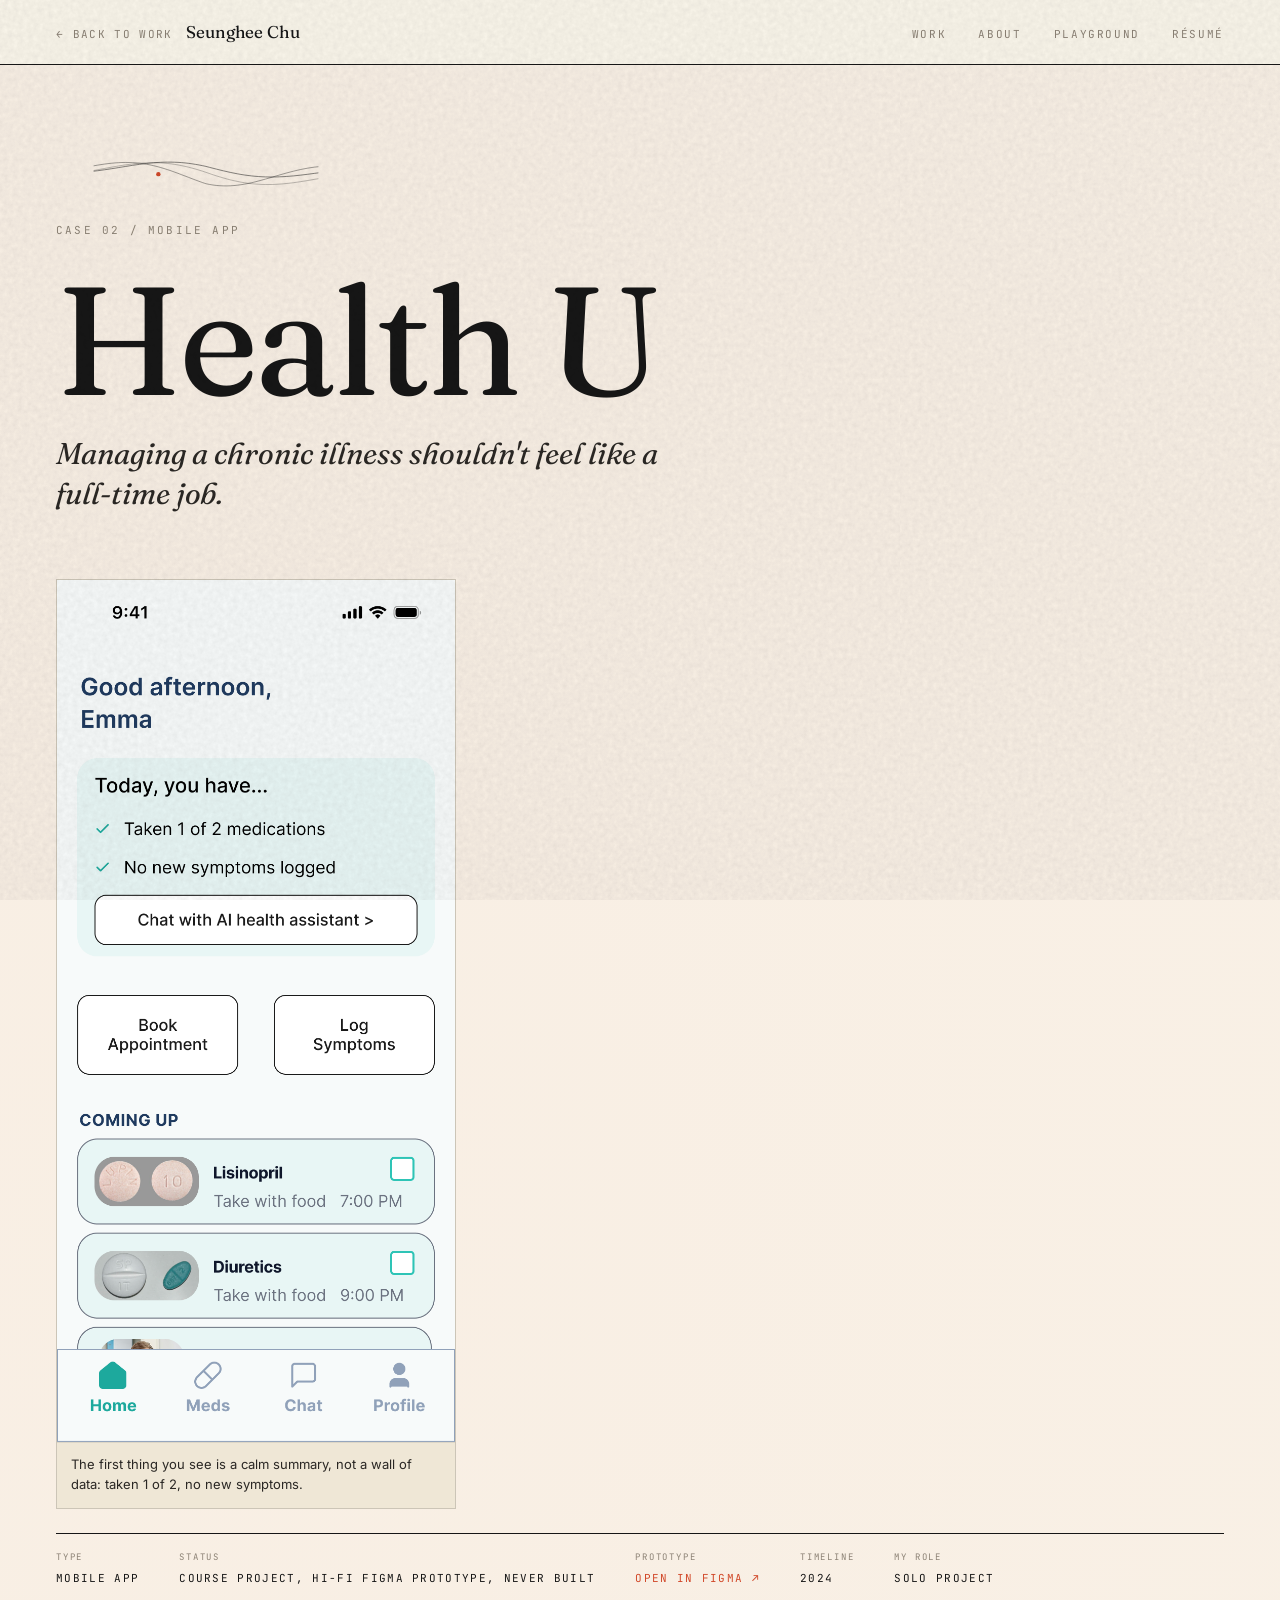
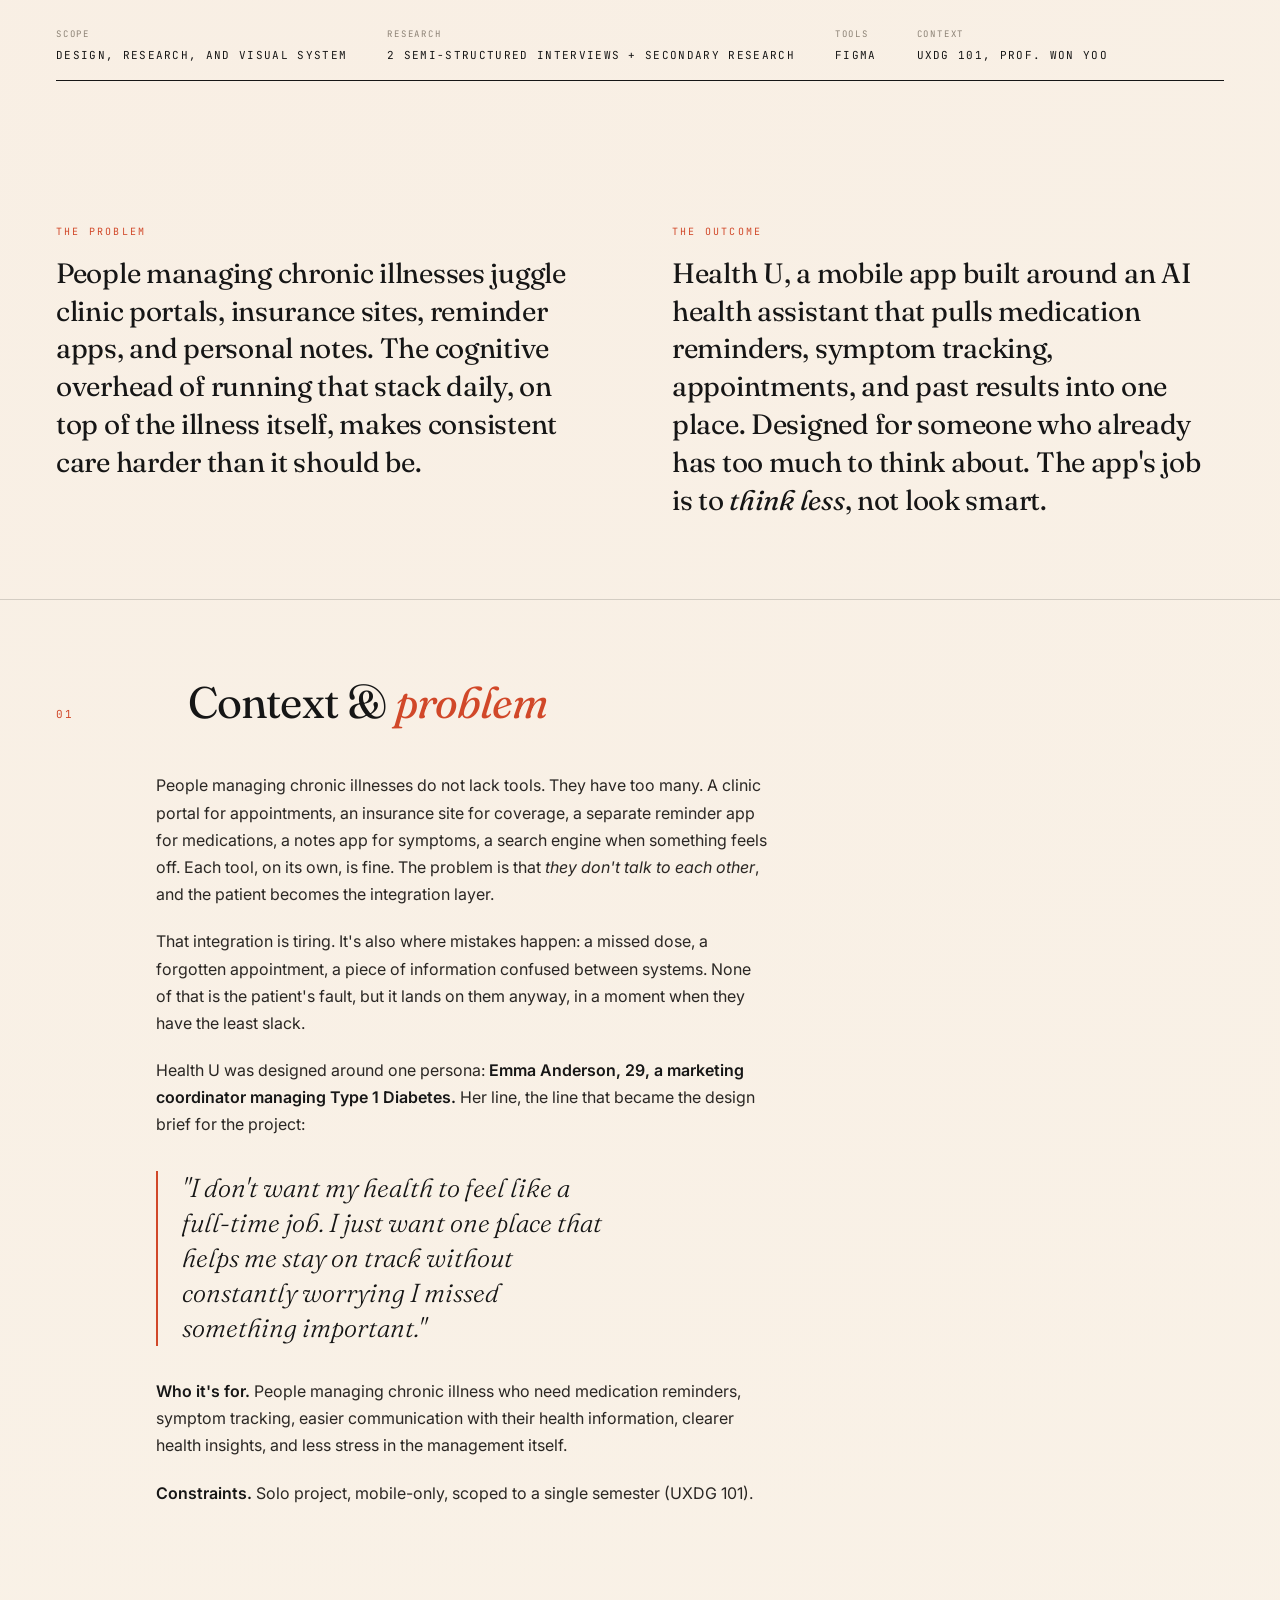
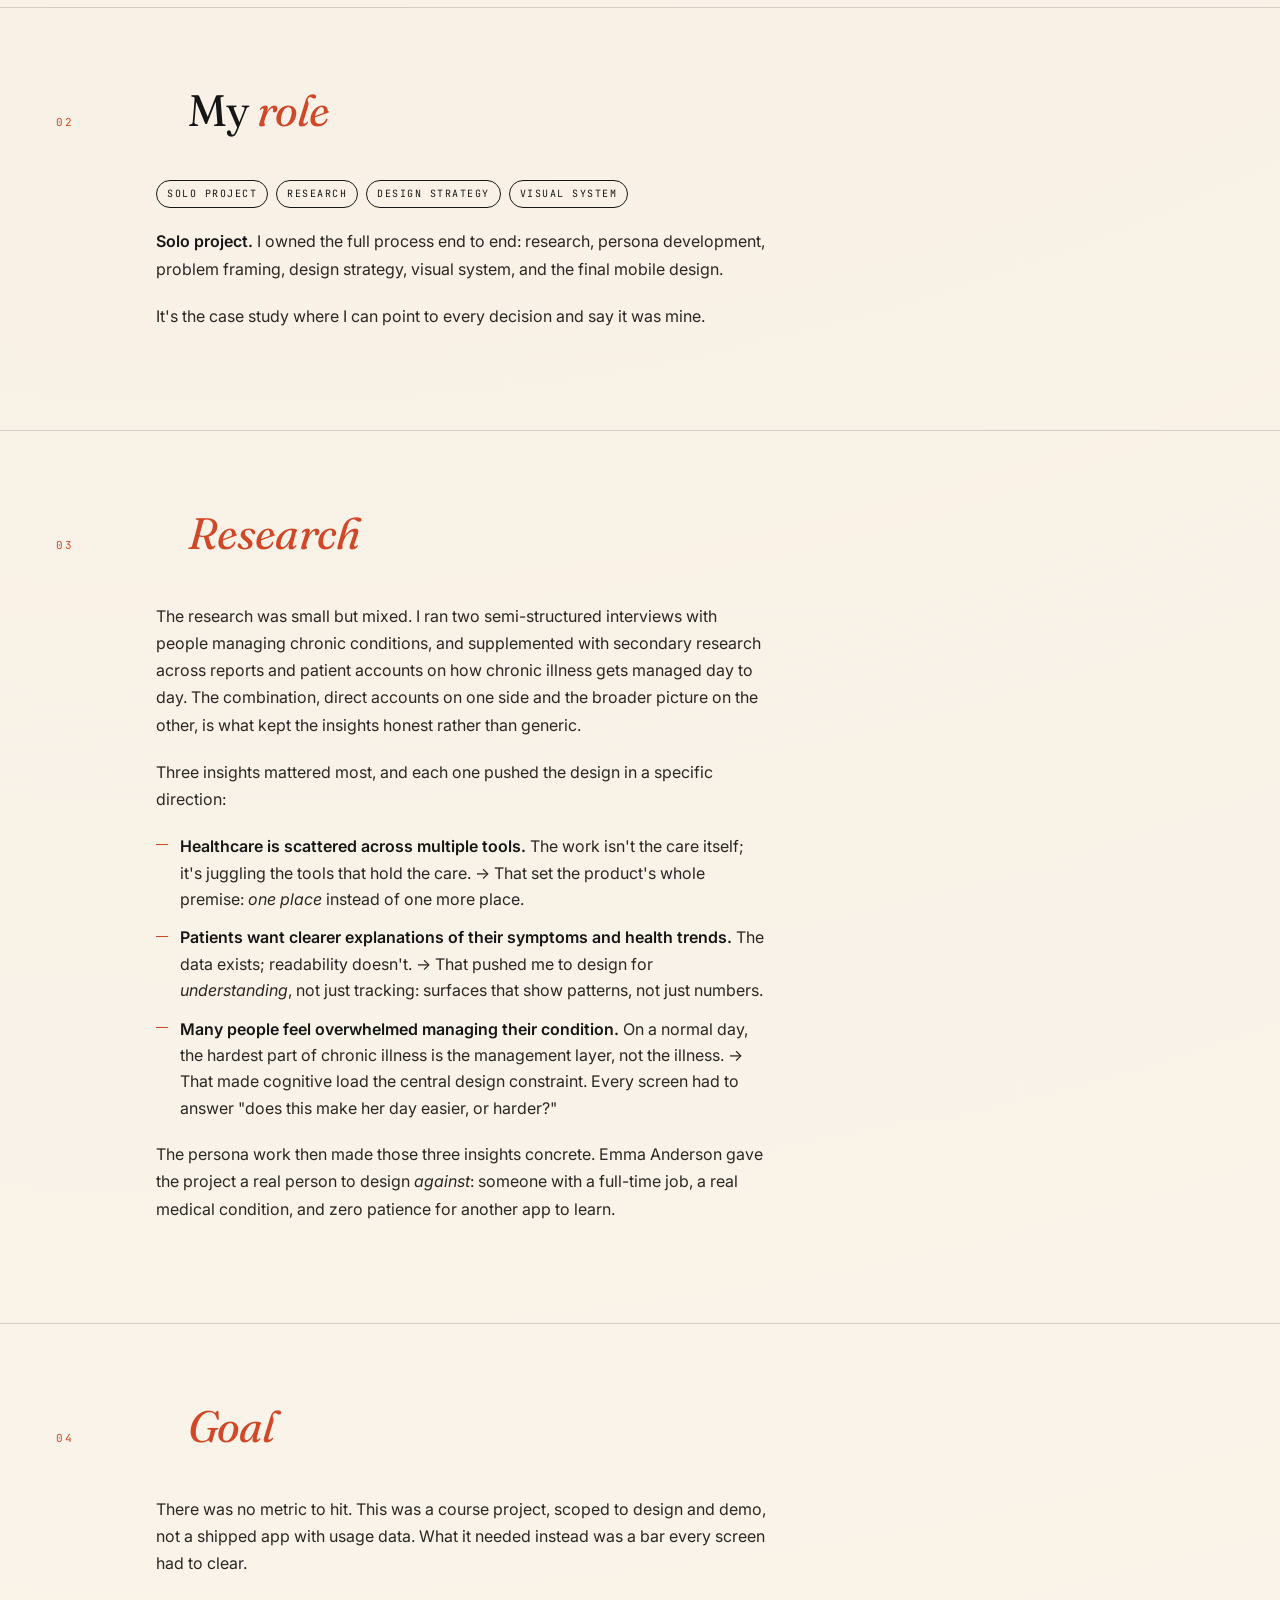
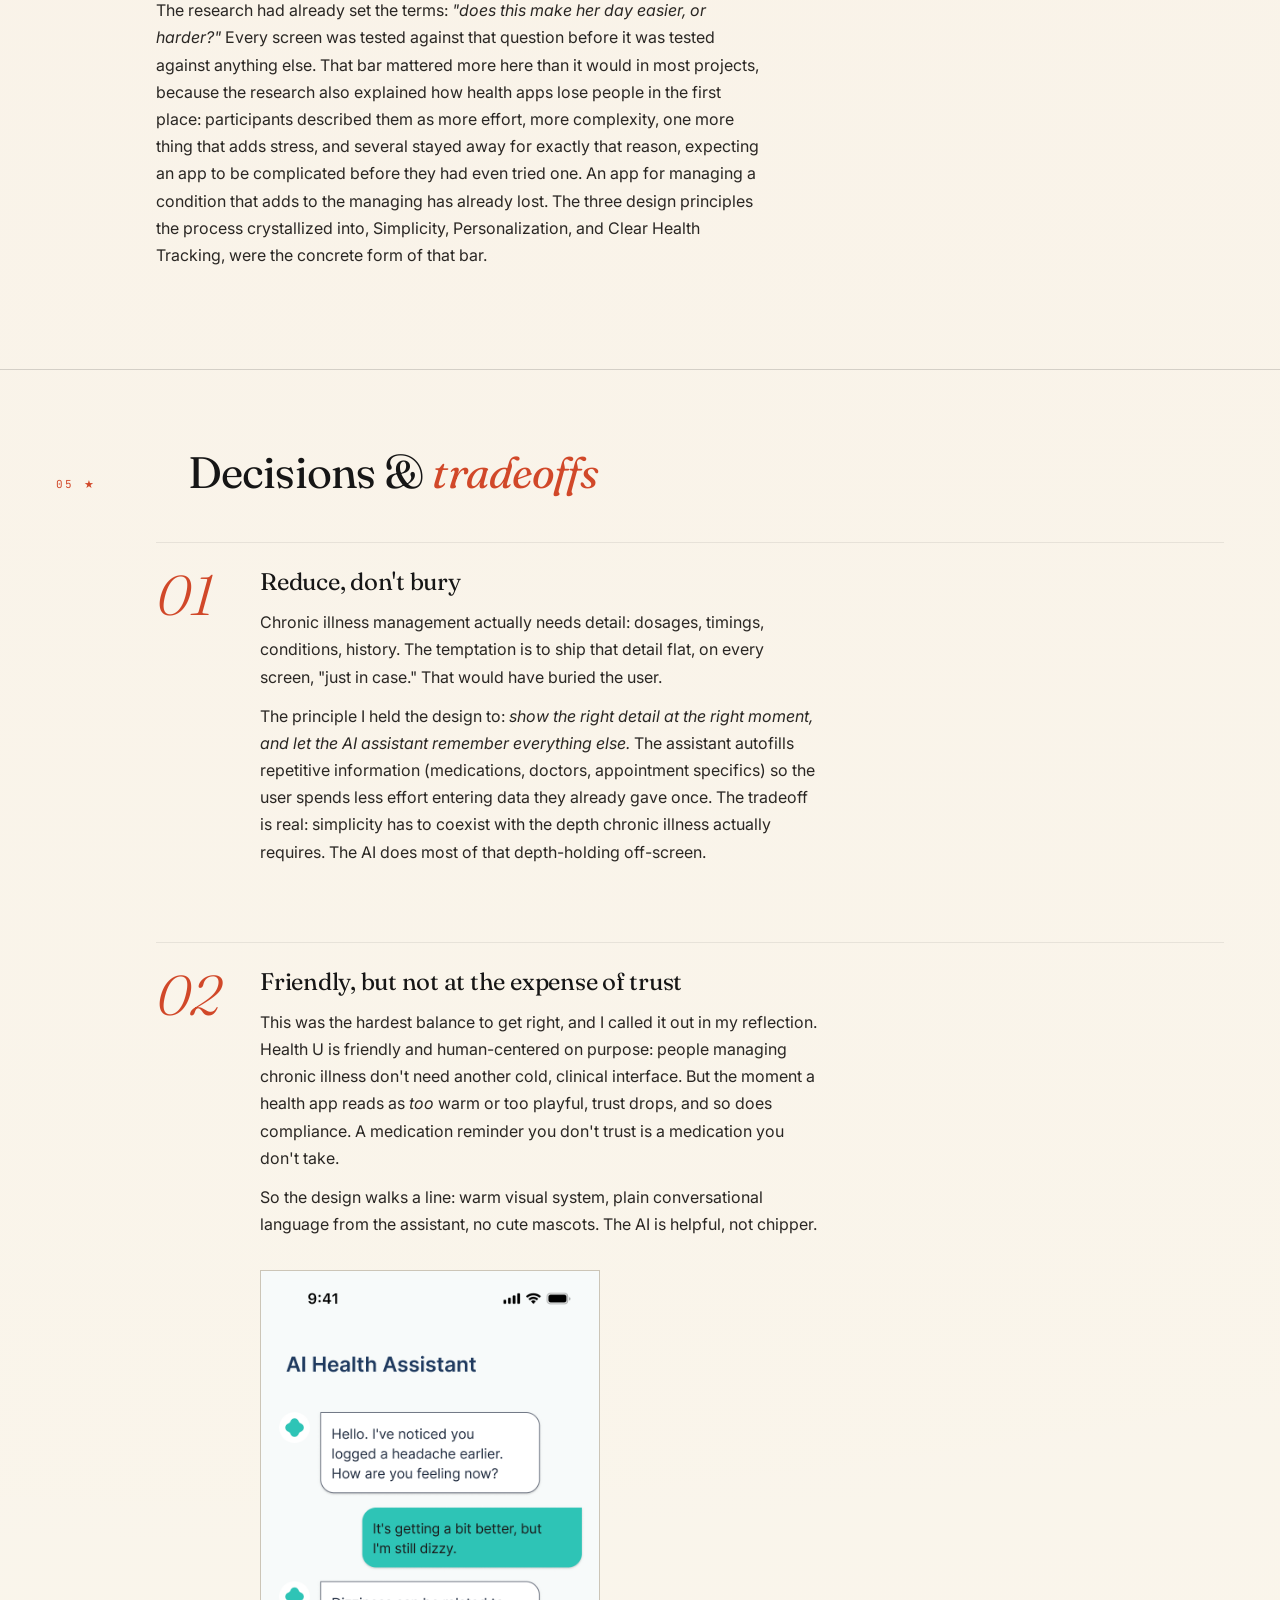
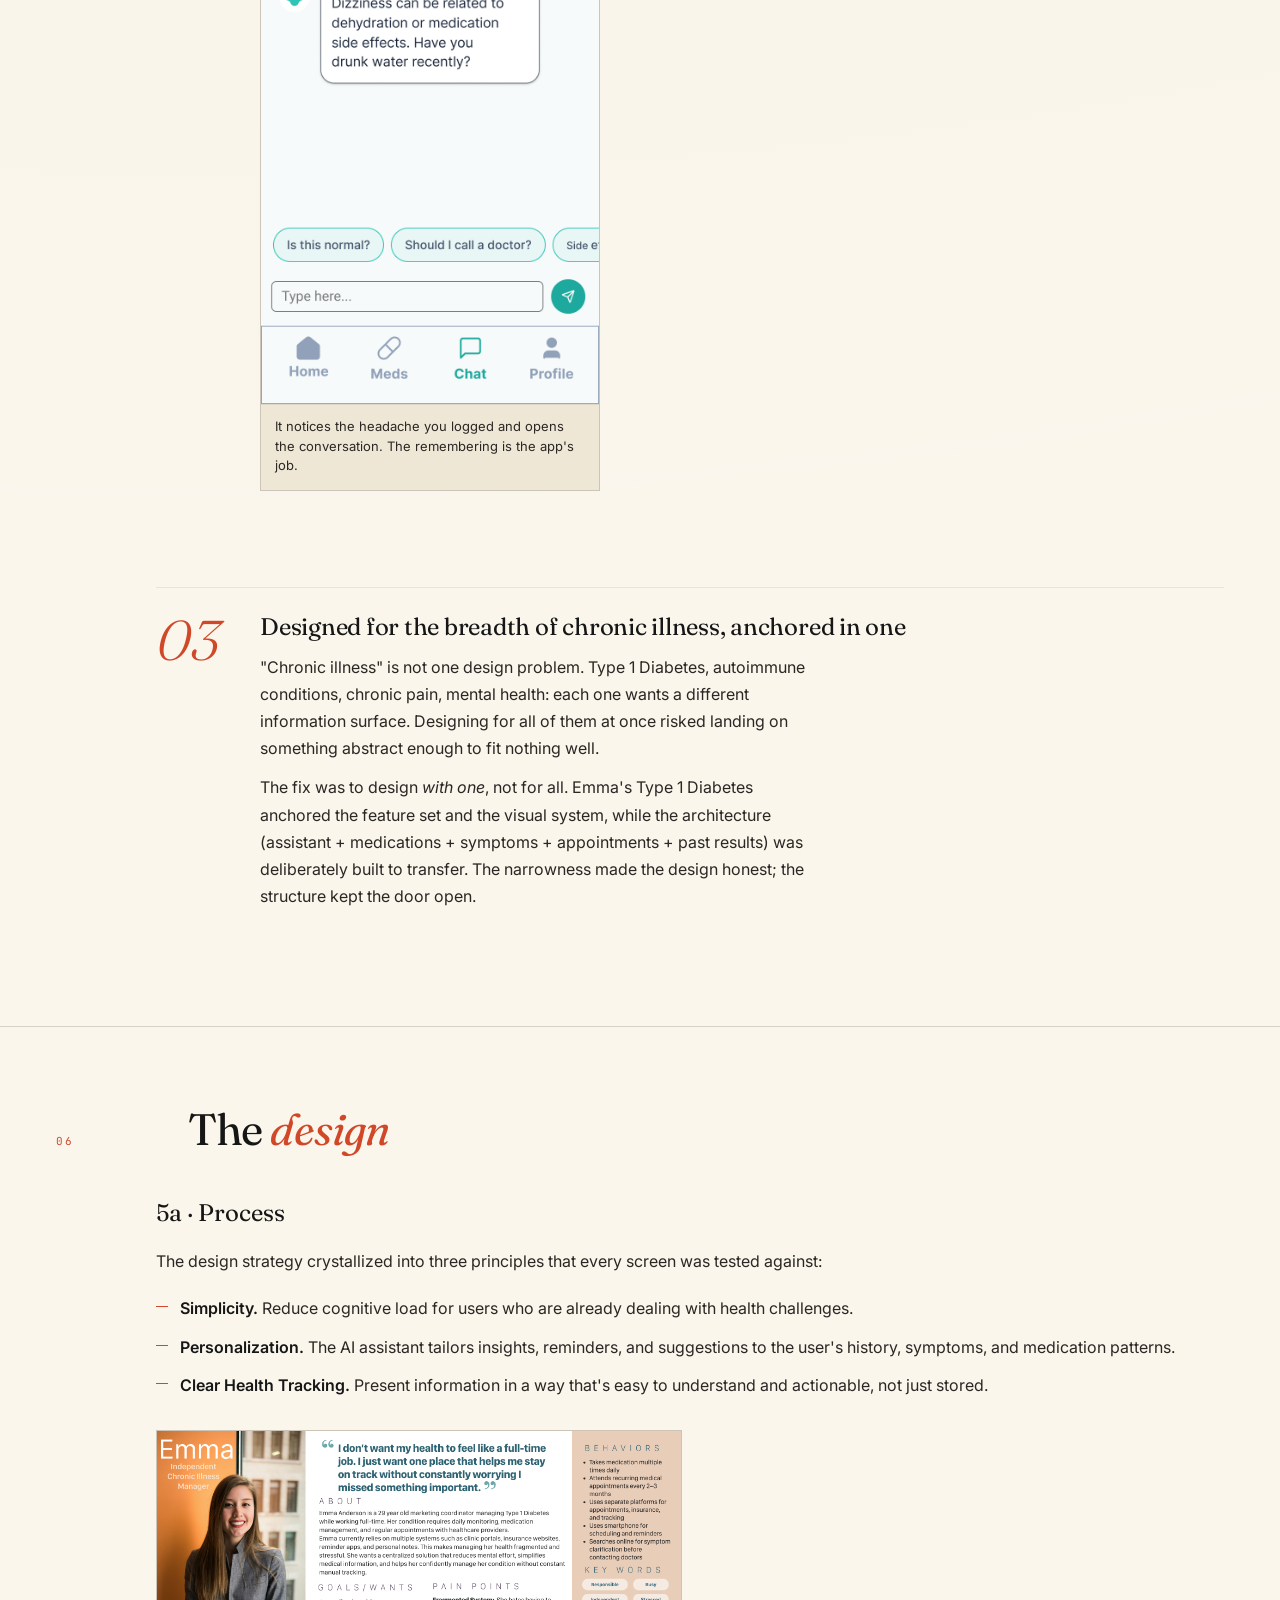
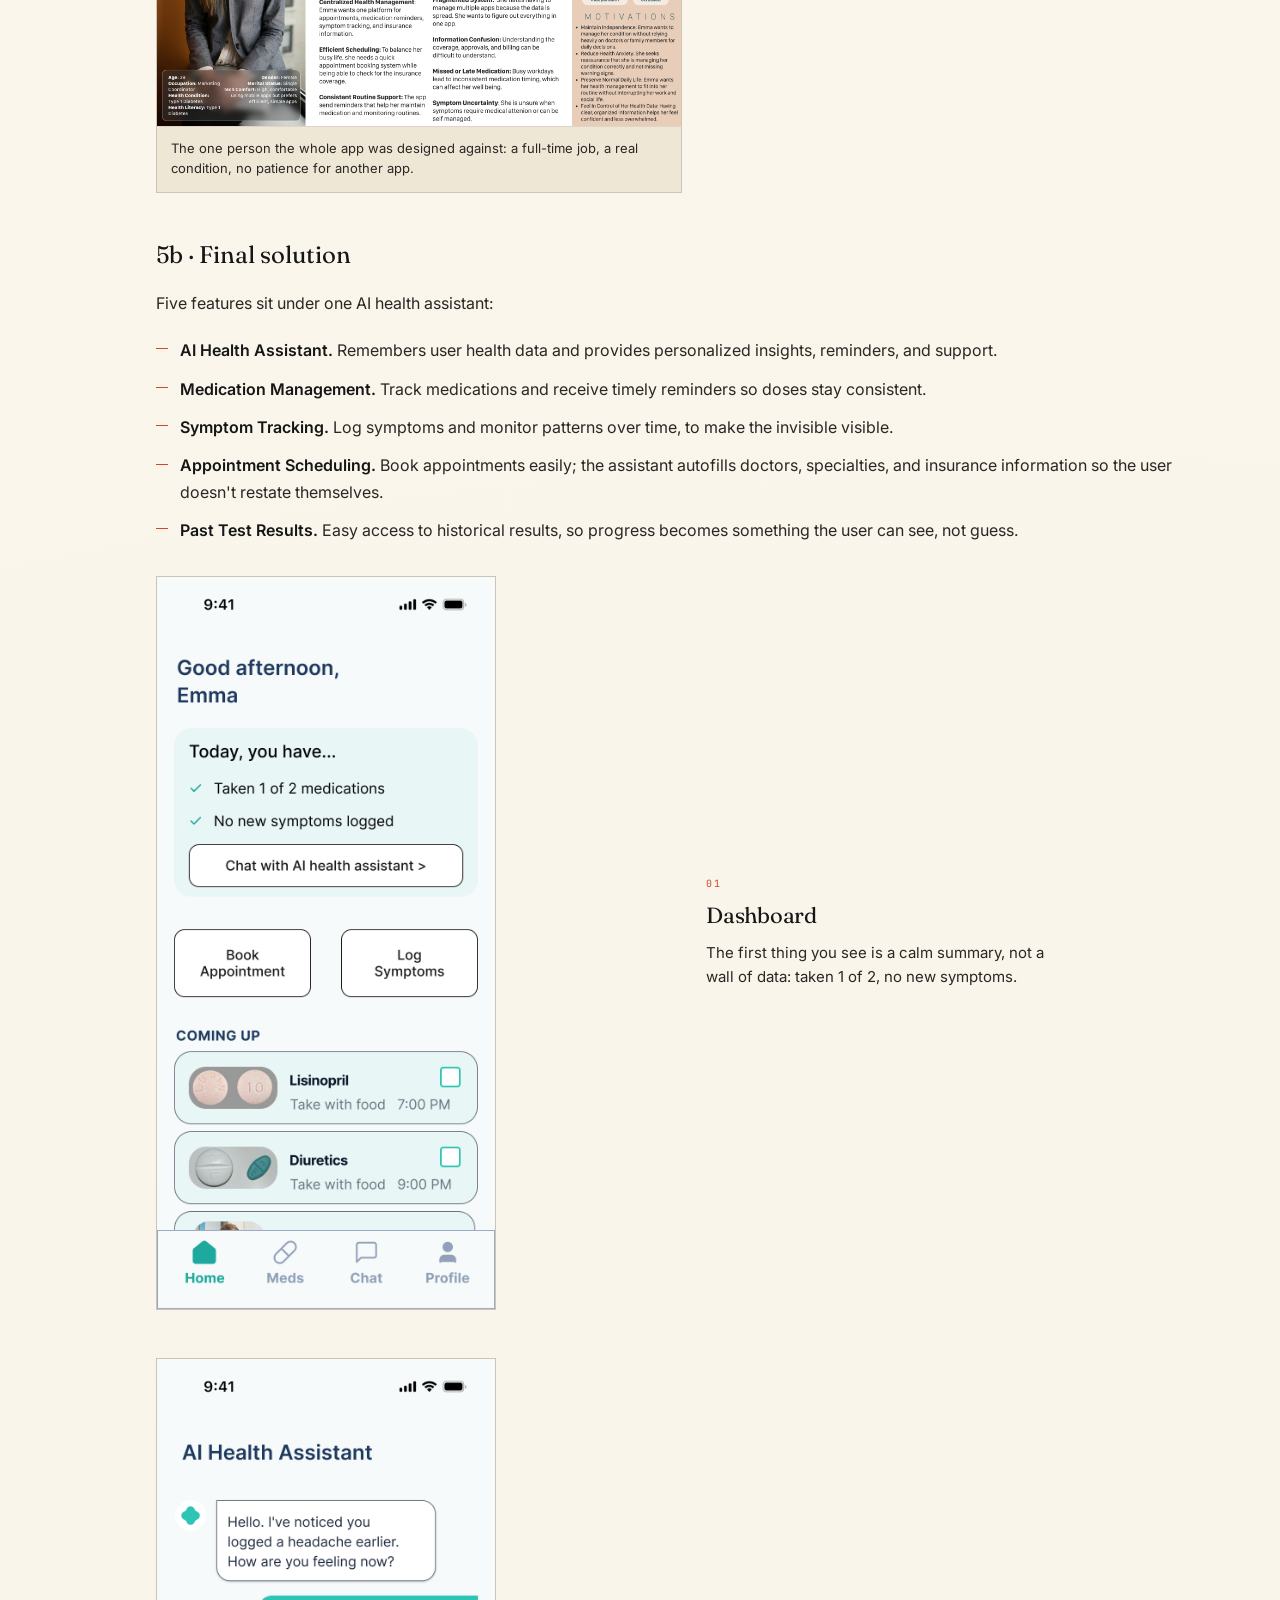
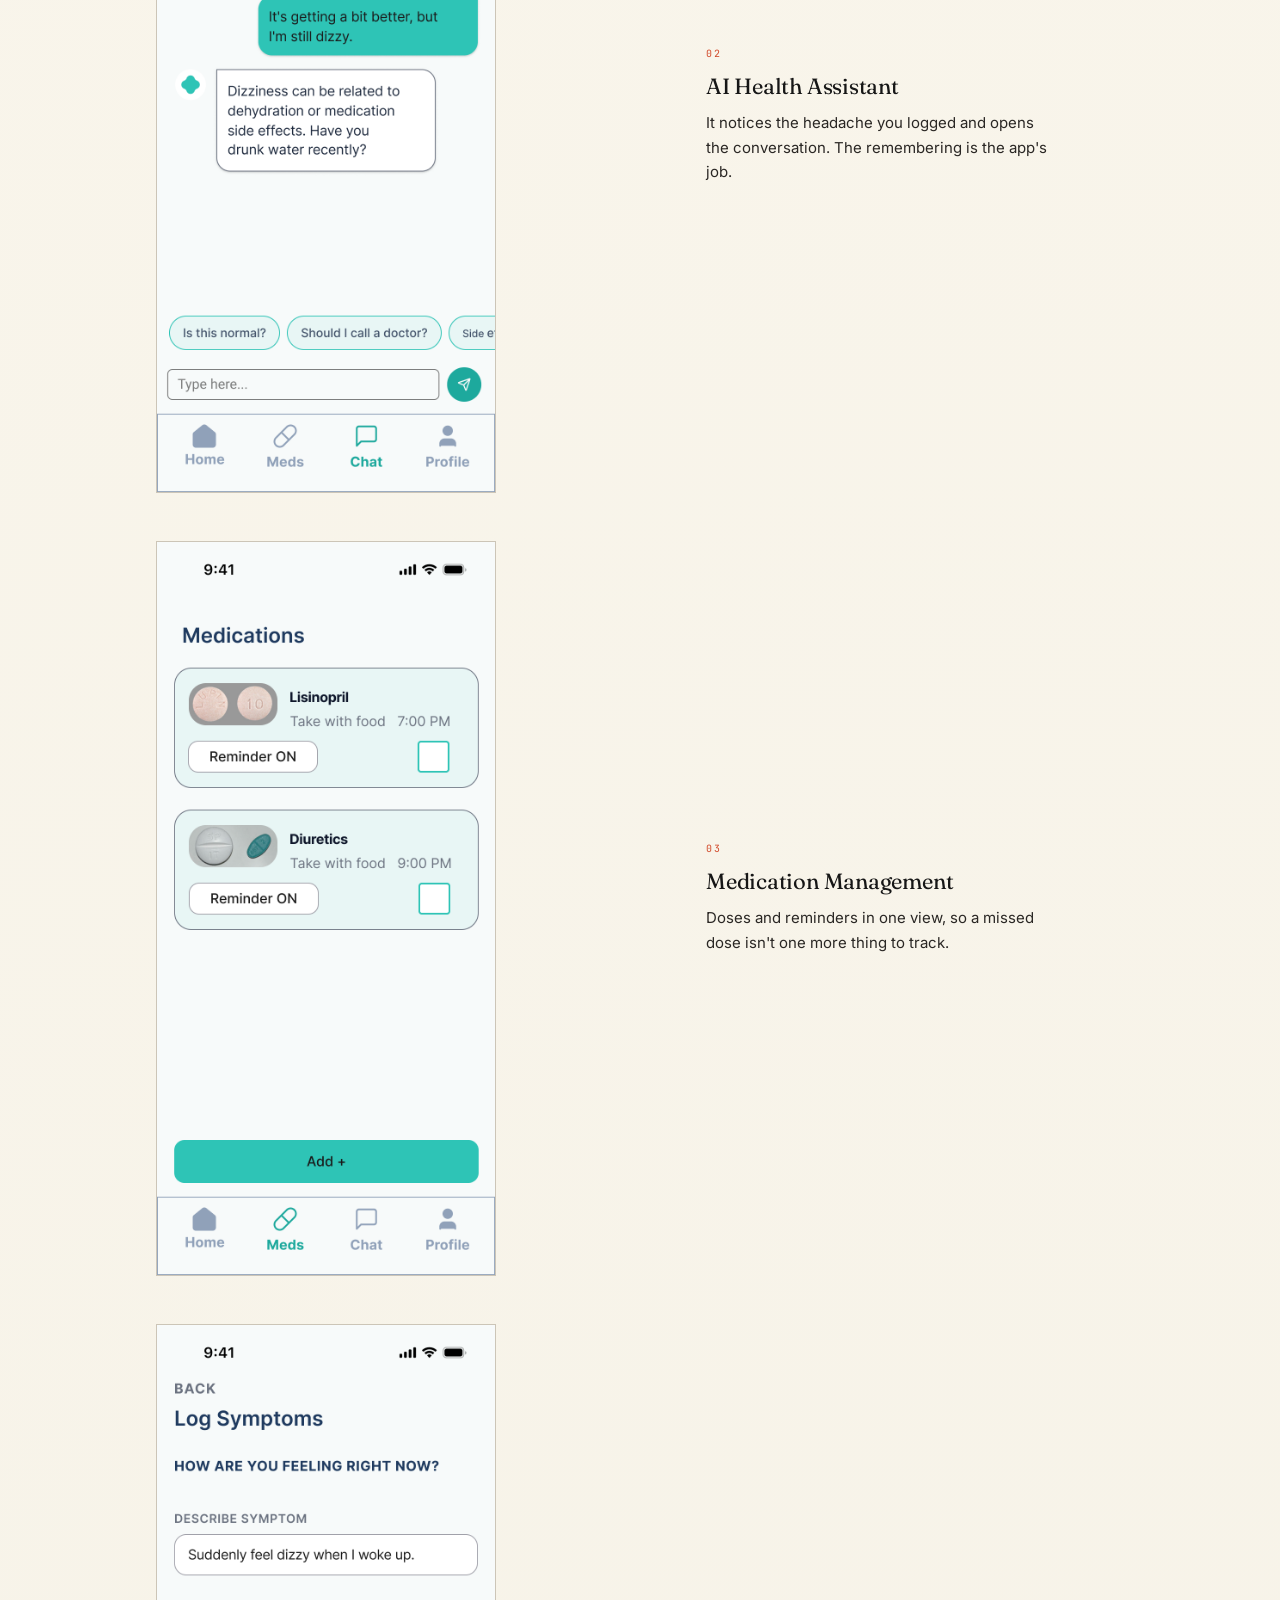
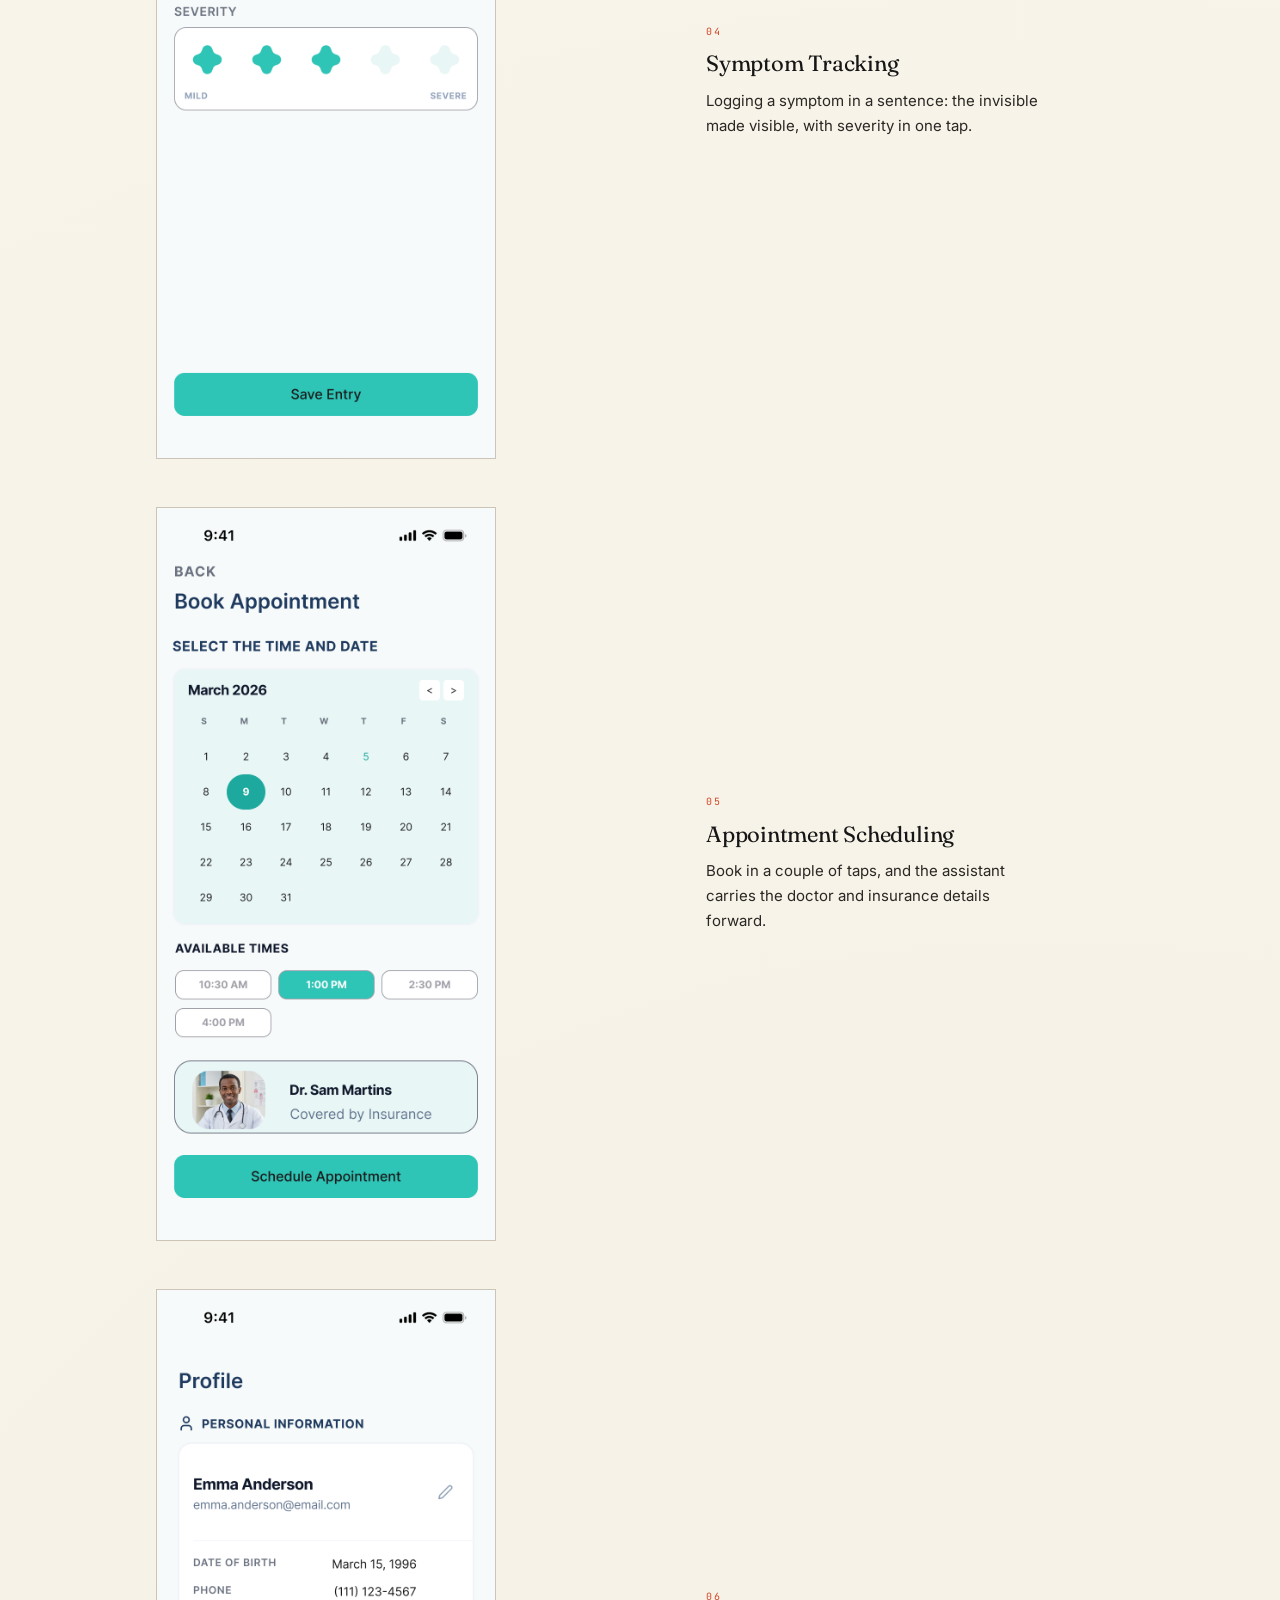
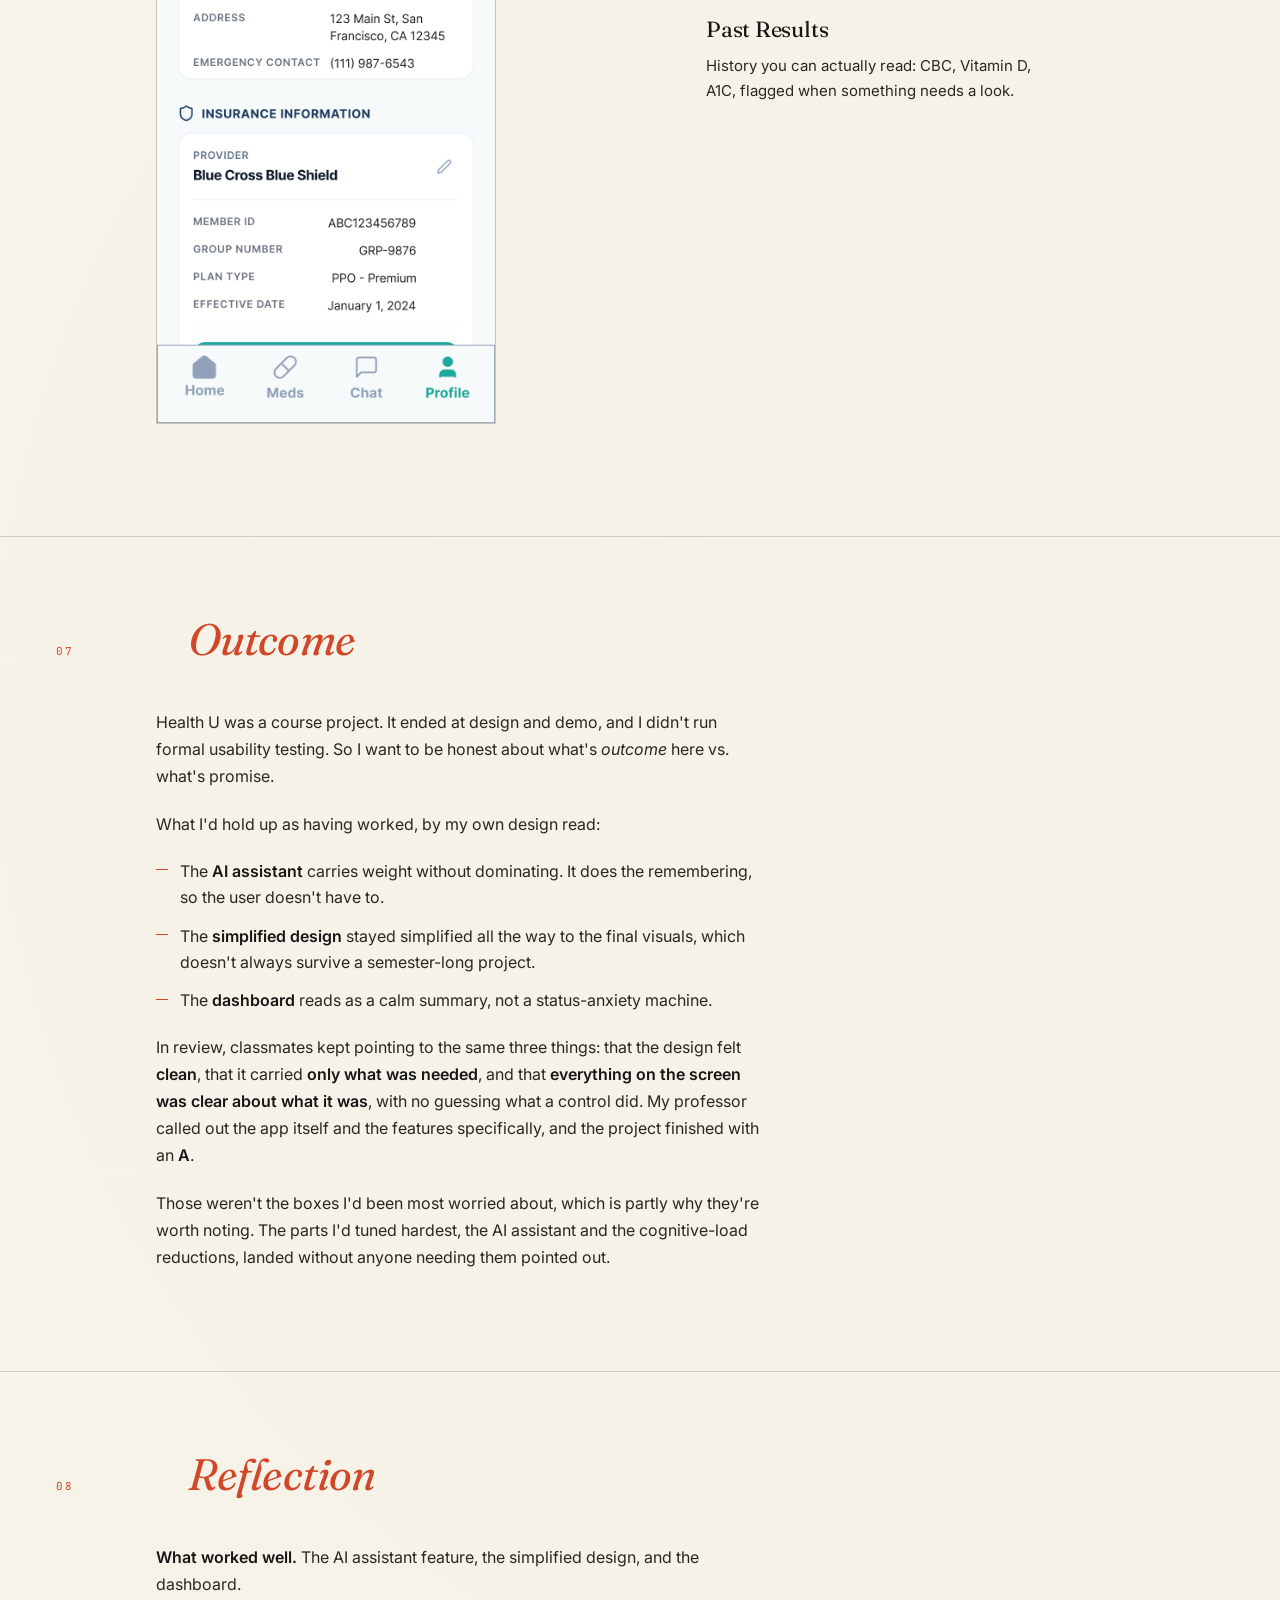
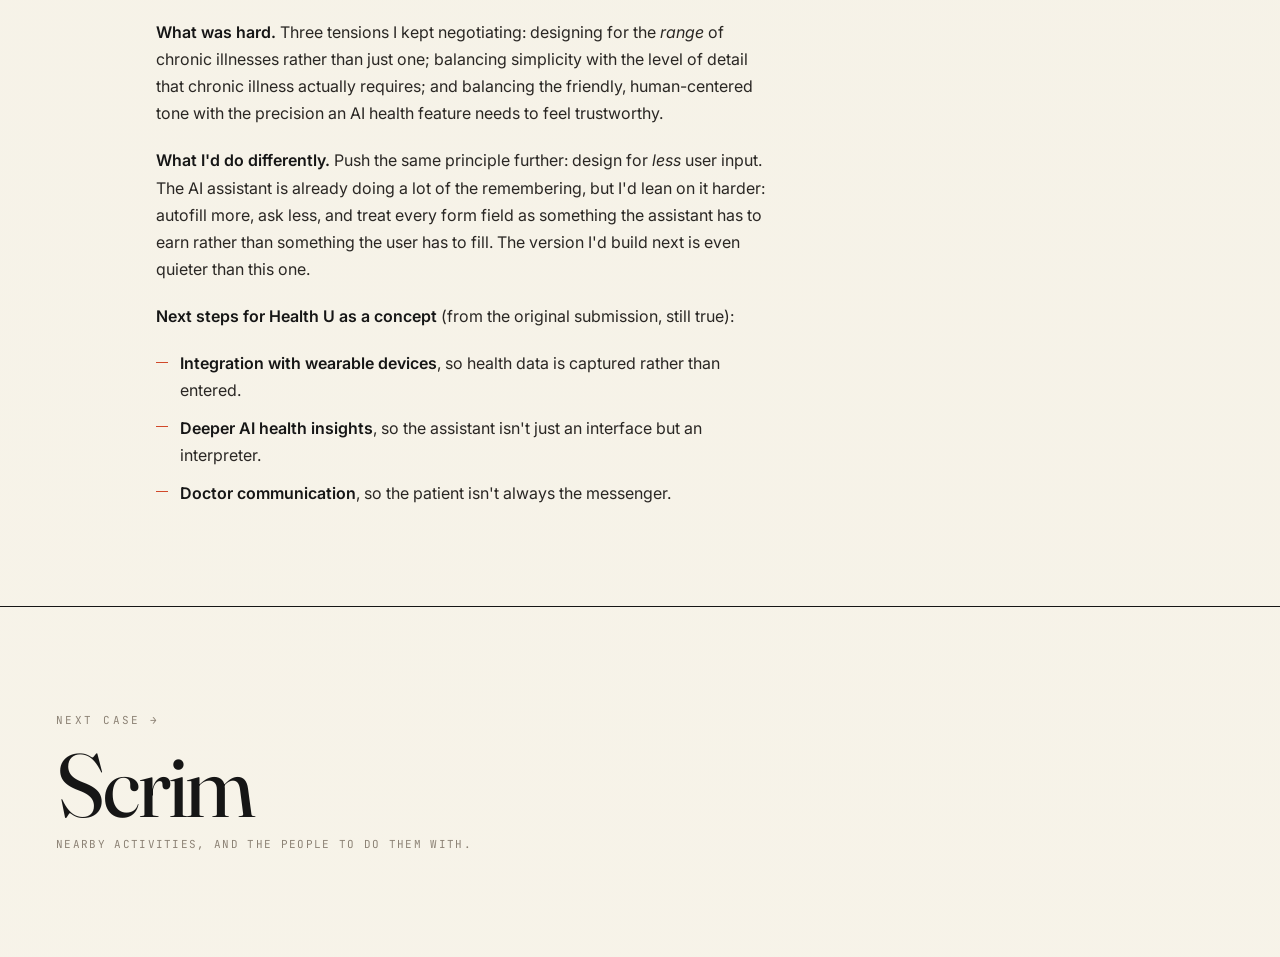
<file: health-u/index.html>
<!DOCTYPE html>
<html lang="en">
<head>
<meta charset="UTF-8">
<meta name="viewport" content="width=device-width, initial-scale=1.0">
<title>Health U · Seunghee Chu</title>
<meta name="description" content="Health U · AI health assistant. A case study by Seunghee Chu.">
<meta name="theme-color" content="#FAF6EC">
<link rel="canonical" href="https://chuseungh2.github.io/portfolio/health-u/">
<link rel="icon" type="image/svg+xml" href="../assets/favicon.svg">
<meta property="og:type" content="article">
<meta property="og:title" content="Health U · Seunghee Chu">
<meta property="og:description" content="Health U · AI health assistant. A case study by Seunghee Chu.">
<meta property="og:url" content="https://chuseungh2.github.io/portfolio/health-u/">
<meta property="og:image" content="https://chuseungh2.github.io/portfolio/assets/images/health-u/healthu-dashboard.png">
<meta name="twitter:card" content="summary_large_image">

<link rel="preconnect" href="https://fonts.googleapis.com">
<link rel="preconnect" href="https://fonts.gstatic.com" crossorigin>
<link href="https://fonts.googleapis.com/css2?family=Fraunces:ital,opsz,wght@0,9..144,300;0,9..144,400;0,9..144,500;1,9..144,400;1,9..144,500&family=Inter:wght@300;400;500;600&family=JetBrains+Mono:wght@400;500&display=swap" rel="stylesheet">

<link rel="stylesheet" href="../assets/css/styles.css">
</head>
<body>

<a class="skip-link" href="#main">Skip to content</a>

<nav class="nav">
  <div class="nav-inner">
    <a class="nav-mark" href="../index.html#work">
      <span class="back">← Back to work</span>Seunghee Chu
    </a>
    <button class="nav-toggle" aria-label="Toggle navigation" aria-expanded="false" aria-controls="site-nav-links">
      <span></span><span></span><span></span>
    </button>
    <div class="nav-links" id="site-nav-links">
      <a href="../index.html#work">Work</a>
      <a href="../index.html#about">About</a>
      <a href="../index.html#playground">Playground</a>
      <a href="../resume.pdf" target="_blank" rel="noopener">Résumé</a>
    </div>
  </div>
</nav>

<main id="main">

  <section class="wrap case-hero">
    <div class="case-mark" aria-hidden="true" data-mark="health-u"></div>
    <p class="case-eyebrow">Case 02 / Mobile app</p>
    <h1>Health U</h1>
    <p class="tagline">Managing a chronic illness shouldn't feel like a full-time job.</p>

    <figure class="case-hero-visual case-image-figure is-phone">
      <img width="786" height="1704" fetchpriority="high" decoding="async" src="../assets/images/health-u/healthu-dashboard.png" alt="The first thing you see is a calm summary, not a wall of data: taken 1 of 2, no new symptoms." style="width:100%;height:auto">
      <figcaption class="case-figure-caption">The first thing you see is a calm summary, not a wall of data: taken 1 of 2, no new symptoms.</figcaption>
    </figure>

    <dl class="case-meta-strip">
      <div><dt>Type</dt><dd>Mobile app</dd></div>
      <div><dt>Status</dt><dd>Course project, hi-fi Figma prototype, never built</dd></div>
      <div><dt>Prototype</dt><dd><a href="https://www.figma.com/proto/OQvmkZsQc4EyQ3wZRgSep3/Health-U?node-id=237-822&amp;viewport=-207%2C295%2C0.05&amp;t=wG3rcKbleQmm0ia0-1&amp;scaling=scale-down&amp;content-scaling=fixed&amp;starting-point-node-id=237%3A762&amp;page-id=237%3A760" target="_blank" rel="noopener">Open in Figma ↗</a></dd></div>
      <div><dt>Timeline</dt><dd>2024</dd></div>
      <div><dt>My role</dt><dd>Solo project</dd></div>
      <div><dt>Scope</dt><dd>Design, research, and visual system</dd></div>
      <div><dt>Research</dt><dd>2 semi-structured interviews + secondary research</dd></div>
      <div><dt>Tools</dt><dd>Figma</dd></div>
      <div><dt>Context</dt><dd>UXDG 101, Prof. Won Yoo</dd></div>
    </dl>
  </section>

  <section class="wrap snapshot">
    <div class="snap-block">
      <p class="snap-label">The problem</p>
      <p>People managing chronic illnesses juggle clinic portals, insurance sites, reminder apps, and personal notes. The cognitive overhead of running that stack daily, on top of the illness itself, makes consistent care harder than it should be.</p>
    </div>
    <div class="snap-block">
      <p class="snap-label">The outcome</p>
      <p>Health U, a mobile app built around an AI health assistant that pulls medication reminders, symptom tracking, appointments, and past results into one place. Designed for someone who already has too much to think about. The app's job is to <em>think less</em>, not look smart.</p>
    </div>
  </section>

  <section class="wrap case-section">
    <div class="case-section-head">
      <span class="num">01</span>
      <h2>Context &amp; <em>problem</em></h2>
    </div>
    <div class="case-body">
      <p>People managing chronic illnesses do not lack tools. They have too many. A clinic portal for appointments, an insurance site for coverage, a separate reminder app for medications, a notes app for symptoms, a search engine when something feels off. Each tool, on its own, is fine. The problem is that <em>they don't talk to each other</em>, and the patient becomes the integration layer.</p>
      <p>That integration is tiring. It's also where mistakes happen: a missed dose, a forgotten appointment, a piece of information confused between systems. None of that is the patient's fault, but it lands on them anyway, in a moment when they have the least slack.</p>
      <p>Health U was designed around one persona: <strong>Emma Anderson, 29, a marketing coordinator managing Type 1 Diabetes.</strong> Her line, the line that became the design brief for the project:</p>
      <blockquote>"I don't want my health to feel like a full-time job. I just want one place that helps me stay on track without constantly worrying I missed something important."</blockquote>
      <p><strong>Who it's for.</strong> People managing chronic illness who need medication reminders, symptom tracking, easier communication with their health information, clearer health insights, and less stress in the management itself.</p>
      <p><strong>Constraints.</strong> Solo project, mobile-only, scoped to a single semester (UXDG 101).</p>
    </div>
  </section>

  <section class="wrap case-section">
    <div class="case-section-head">
      <span class="num">02</span>
      <h2>My <em>role</em></h2>
    </div>
    <div class="case-body">
      <div class="role-tags">
        <span>Solo project</span>
        <span>Research</span>
        <span>Design strategy</span>
        <span>Visual system</span>
      </div>
      <p><strong>Solo project.</strong> I owned the full process end to end: research, persona development, problem framing, design strategy, visual system, and the final mobile design.</p>
      <p>It's the case study where I can point to every decision and say it was mine.</p>
    </div>
  </section>

  <section class="wrap case-section">
    <div class="case-section-head">
      <span class="num">03</span>
      <h2><em>Research</em></h2>
    </div>
    <div class="case-body">
      <p>The research was small but mixed. I ran two semi-structured interviews with people managing chronic conditions, and supplemented with secondary research across reports and patient accounts on how chronic illness gets managed day to day. The combination, direct accounts on one side and the broader picture on the other, is what kept the insights honest rather than generic.</p>
      <p>Three insights mattered most, and each one pushed the design in a specific direction:</p>
      <ol class="case-ordered">
        <li><strong>Healthcare is scattered across multiple tools.</strong> The work isn't the care itself; it's juggling the tools that hold the care. → That set the product's whole premise: <em>one place</em> instead of one more place.</li>
        <li><strong>Patients want clearer explanations of their symptoms and health trends.</strong> The data exists; readability doesn't. → That pushed me to design for <em>understanding</em>, not just tracking: surfaces that show patterns, not just numbers.</li>
        <li><strong>Many people feel overwhelmed managing their condition.</strong> On a normal day, the hardest part of chronic illness is the management layer, not the illness. → That made cognitive load the central design constraint. Every screen had to answer "does this make her day easier, or harder?"</li>
      </ol>
      <p>The persona work then made those three insights concrete. Emma Anderson gave the project a real person to design <em>against</em>: someone with a full-time job, a real medical condition, and zero patience for another app to learn.</p>
    </div>
  </section>

  <section class="wrap case-section">
    <div class="case-section-head">
      <span class="num">04</span>
      <h2><em>Goal</em></h2>
    </div>
    <div class="case-body">
      <p>There was no metric to hit. This was a course project, scoped to design and demo, not a shipped app with usage data. What it needed instead was a bar every screen had to clear.</p>
      <p>The research had already set the terms: <em>"does this make her day easier, or harder?"</em> Every screen was tested against that question before it was tested against anything else. That bar mattered more here than it would in most projects, because the research also explained how health apps lose people in the first place: participants described them as more effort, more complexity, one more thing that adds stress, and several stayed away for exactly that reason, expecting an app to be complicated before they had even tried one. An app for managing a condition that adds to the managing has already lost. The three design principles the process crystallized into, Simplicity, Personalization, and Clear Health Tracking, were the concrete form of that bar.</p>
    </div>
  </section>

  <section class="wrap case-section">
    <div class="case-section-head">
      <span class="num">05 ★</span>
      <h2>Decisions &amp; <em>tradeoffs</em></h2>
    </div>
    <div class="case-body is-wide">
      <div class="decisions">
        <div class="decision">
          <span class="d-num">01</span>
          <div>
            <h3>Reduce, don't bury</h3>
            <p>Chronic illness management actually needs detail: dosages, timings, conditions, history. The temptation is to ship that detail flat, on every screen, "just in case." That would have buried the user.</p>
            <p>The principle I held the design to: <em>show the right detail at the right moment, and let the AI assistant remember everything else.</em> The assistant autofills repetitive information (medications, doctors, appointment specifics) so the user spends less effort entering data they already gave once. The tradeoff is real: simplicity has to coexist with the depth chronic illness actually requires. The AI does most of that depth-holding off-screen.</p>
            <!-- [Kelly: healthu-appointment-autofill.png is not exported yet (Figma 314:1560, see codex-image-handoff.md).
                 Drop the PNG into assets/images/health-u/ and restore this figure:
            <div class="artifact-grid">
              <figure class="artifact">
                <img src="../assets/images/health-u/healthu-appointment-autofill.png" alt="The assistant pre-fills the doctor and &quot;Covered by Insurance&quot; — depth held off-screen, not retyped." style="width:100%;height:auto">
                <figcaption class="case-figure-caption">The assistant pre-fills the doctor and "Covered by Insurance" — depth held off-screen, not retyped.</figcaption>
              </figure>
            </div>
            -->
          </div>
        </div>

        <div class="decision">
          <span class="d-num">02</span>
          <div>
            <h3>Friendly, but not at the expense of trust</h3>
            <p>This was the hardest balance to get right, and I called it out in my reflection. Health U is friendly and human-centered on purpose: people managing chronic illness don't need another cold, clinical interface. But the moment a health app reads as <em>too</em> warm or too playful, trust drops, and so does compliance. A medication reminder you don't trust is a medication you don't take.</p>
            <p>So the design walks a line: warm visual system, plain conversational language from the assistant, no cute mascots. The AI is helpful, not chipper.</p>
            <div class="artifact-grid">
              <figure class="artifact is-phone">
                <img width="786" height="1704" loading="lazy" decoding="async" src="../assets/images/health-u/healthu-ai-assistant.png" alt="It notices the headache you logged and opens the conversation. The remembering is the app's job." style="width:100%;height:auto">
                <figcaption class="case-figure-caption">It notices the headache you logged and opens the conversation. The remembering is the app's job.</figcaption>
              </figure>
            </div>
          </div>
        </div>

        <div class="decision">
          <span class="d-num">03</span>
          <div>
            <h3>Designed for the breadth of chronic illness, anchored in one</h3>
            <p>"Chronic illness" is not one design problem. Type 1 Diabetes, autoimmune conditions, chronic pain, mental health: each one wants a different information surface. Designing for all of them at once risked landing on something abstract enough to fit nothing well.</p>
            <p>The fix was to design <em>with one</em>, not for all. Emma's Type 1 Diabetes anchored the feature set and the visual system, while the architecture (assistant + medications + symptoms + appointments + past results) was deliberately built to transfer. The narrowness made the design honest; the structure kept the door open.</p>
          </div>
        </div>
      </div>
    </div>
  </section>

  <section class="wrap case-section">
    <div class="case-section-head">
      <span class="num">06</span>
      <h2>The <em>design</em></h2>
    </div>
    <div class="case-body is-wide">
      <h3 class="case-subhead">5a · Process</h3>
      <p class="case-note">The design strategy crystallized into three principles that every screen was tested against:</p>
      <ul>
        <li><strong>Simplicity.</strong> Reduce cognitive load for users who are already dealing with health challenges.</li>
        <li><strong>Personalization.</strong> The AI assistant tailors insights, reminders, and suggestions to the user's history, symptoms, and medication patterns.</li>
        <li><strong>Clear Health Tracking.</strong> Present information in a way that's easy to understand and actionable, not just stored.</li>
      </ul>

      <div class="artifact-grid">
        <figure class="artifact">
          <img width="3840" height="2160" loading="lazy" decoding="async" src="../assets/images/health-u/healthu-persona.png" alt="The one person the whole app was designed against: a full-time job, a real condition, no patience for another app." style="width:100%;height:auto">
          <figcaption class="case-figure-caption">The one person the whole app was designed against: a full-time job, a real condition, no patience for another app.</figcaption>
        </figure>
      </div>

      <h3 class="case-subhead is-spaced">5b · Final solution</h3>
      <p class="case-note">Five features sit under one AI health assistant:</p>
      <ul>
        <li><strong>AI Health Assistant.</strong> Remembers user health data and provides personalized insights, reminders, and support.</li>
        <li><strong>Medication Management.</strong> Track medications and receive timely reminders so doses stay consistent.</li>
        <li><strong>Symptom Tracking.</strong> Log symptoms and monitor patterns over time, to make the invisible visible.</li>
        <li><strong>Appointment Scheduling.</strong> Book appointments easily; the assistant autofills doctors, specialties, and insurance information so the user doesn't restate themselves.</li>
        <li><strong>Past Test Results.</strong> Easy access to historical results, so progress becomes something the user can see, not guess.</li>
      </ul>

      <div class="screen-walkthrough">
        <div class="screen">
          <figure class="screen-frame case-screen-figure is-phone">
            <img width="786" height="1704" loading="lazy" decoding="async" src="../assets/images/health-u/healthu-dashboard.png" alt="The first thing you see is a calm summary, not a wall of data: taken 1 of 2, no new symptoms." style="width:100%;height:auto">
          </figure>
          <div class="screen-caption">
            <p class="num">01</p>
            <h4>Dashboard</h4>
            <p>The first thing you see is a calm summary, not a wall of data: taken 1 of 2, no new symptoms.</p>
          </div>
        </div>
        <div class="screen">
          <figure class="screen-frame case-screen-figure is-phone">
            <img width="786" height="1704" loading="lazy" decoding="async" src="../assets/images/health-u/healthu-ai-assistant.png" alt="It notices the headache you logged and opens the conversation. The remembering is the app's job." style="width:100%;height:auto">
          </figure>
          <div class="screen-caption">
            <p class="num">02</p>
            <h4>AI Health Assistant</h4>
            <p>It notices the headache you logged and opens the conversation. The remembering is the app's job.</p>
          </div>
        </div>
        <div class="screen">
          <figure class="screen-frame case-screen-figure is-phone">
            <img width="786" height="1704" loading="lazy" decoding="async" src="../assets/images/health-u/healthu-medication.png" alt="Doses and reminders in one view, so a missed dose isn't one more thing to track." style="width:100%;height:auto">
          </figure>
          <div class="screen-caption">
            <p class="num">03</p>
            <h4>Medication Management</h4>
            <p>Doses and reminders in one view, so a missed dose isn't one more thing to track.</p>
          </div>
        </div>
        <div class="screen">
          <figure class="screen-frame case-screen-figure is-phone">
            <img width="786" height="1704" loading="lazy" decoding="async" src="../assets/images/health-u/healthu-symptom.png" alt="Logging a symptom in a sentence: the invisible made visible, with severity in one tap." style="width:100%;height:auto">
          </figure>
          <div class="screen-caption">
            <p class="num">04</p>
            <h4>Symptom Tracking</h4>
            <p>Logging a symptom in a sentence: the invisible made visible, with severity in one tap.</p>
          </div>
        </div>
        <div class="screen">
          <figure class="screen-frame case-screen-figure is-phone">
            <img width="786" height="1704" loading="lazy" decoding="async" src="../assets/images/health-u/healthu-appointment.png" alt="Book in a couple of taps, and the assistant carries the doctor and insurance details forward." style="width:100%;height:auto">
          </figure>
          <div class="screen-caption">
            <p class="num">05</p>
            <h4>Appointment Scheduling</h4>
            <p>Book in a couple of taps, and the assistant carries the doctor and insurance details forward.</p>
          </div>
        </div>
        <div class="screen">
          <figure class="screen-frame case-screen-figure is-phone">
            <img width="786" height="1704" loading="lazy" decoding="async" src="../assets/images/health-u/healthu-past-results.png" alt="History you can actually read: CBC, Vitamin D, A1C, flagged when something needs a look." style="width:100%;height:auto">
          </figure>
          <div class="screen-caption">
            <p class="num">06</p>
            <h4>Past Results</h4>
            <p>History you can actually read: CBC, Vitamin D, A1C, flagged when something needs a look.</p>
          </div>
        </div>
      </div>
    </div>
  </section>

  <section class="wrap case-section">
    <div class="case-section-head">
      <span class="num">07</span>
      <h2><em>Outcome</em></h2>
    </div>
    <div class="case-body">
      <p>Health U was a course project. It ended at design and demo, and I didn't run formal usability testing. So I want to be honest about what's <em>outcome</em> here vs. what's promise.</p>
      <p>What I'd hold up as having worked, by my own design read:</p>
      <ul>
        <li>The <strong>AI assistant</strong> carries weight without dominating. It does the remembering, so the user doesn't have to.</li>
        <li>The <strong>simplified design</strong> stayed simplified all the way to the final visuals, which doesn't always survive a semester-long project.</li>
        <li>The <strong>dashboard</strong> reads as a calm summary, not a status-anxiety machine.</li>
      </ul>
      <p>In review, classmates kept pointing to the same three things: that the design felt <strong>clean</strong>, that it carried <strong>only what was needed</strong>, and that <strong>everything on the screen was clear about what it was</strong>, with no guessing what a control did. My professor called out the app itself and the features specifically, and the project finished with an <strong>A</strong>.</p>
      <p>Those weren't the boxes I'd been most worried about, which is partly why they're worth noting. The parts I'd tuned hardest, the AI assistant and the cognitive-load reductions, landed without anyone needing them pointed out.</p>
      <p><span class="inline-note">[Kelly: worth naming which features the professor actually singled out, if you remember — that's a stronger sentence than the general one above.]</span></p>
    </div>
  </section>

  <section class="wrap case-section">
    <div class="case-section-head">
      <span class="num">08</span>
      <h2><em>Reflection</em></h2>
    </div>
    <div class="case-body">
      <p><strong>What worked well.</strong> The AI assistant feature, the simplified design, and the dashboard.</p>
      <p><strong>What was hard.</strong> Three tensions I kept negotiating: designing for the <em>range</em> of chronic illnesses rather than just one; balancing simplicity with the level of detail that chronic illness actually requires; and balancing the friendly, human-centered tone with the precision an AI health feature needs to feel trustworthy.</p>
      <p><strong>What I'd do differently.</strong> Push the same principle further: design for <em>less</em> user input. The AI assistant is already doing a lot of the remembering, but I'd lean on it harder: autofill more, ask less, and treat every form field as something the assistant has to earn rather than something the user has to fill. The version I'd build next is even quieter than this one.</p>
      <p><strong>Next steps for Health U as a concept</strong> (from the original submission, still true):</p>
      <ul>
        <li><strong>Integration with wearable devices</strong>, so health data is captured rather than entered.</li>
        <li><strong>Deeper AI health insights</strong>, so the assistant isn't just an interface but an interpreter.</li>
        <li><strong>Doctor communication</strong>, so the patient isn't always the messenger.</li>
      </ul>
    </div>
  </section>

  <section class="wrap case-next">
    <a href="../scrim/">
      <div>
        <p class="next-label">Next case →</p>
        <h2>Scrim</h2>
        <p class="next-desc">Nearby activities, and the people to do them with.</p>
      </div>
    </a>
  </section>

</main>

<script src="../assets/js/main.js"></script>
</body>
</html>
</file>
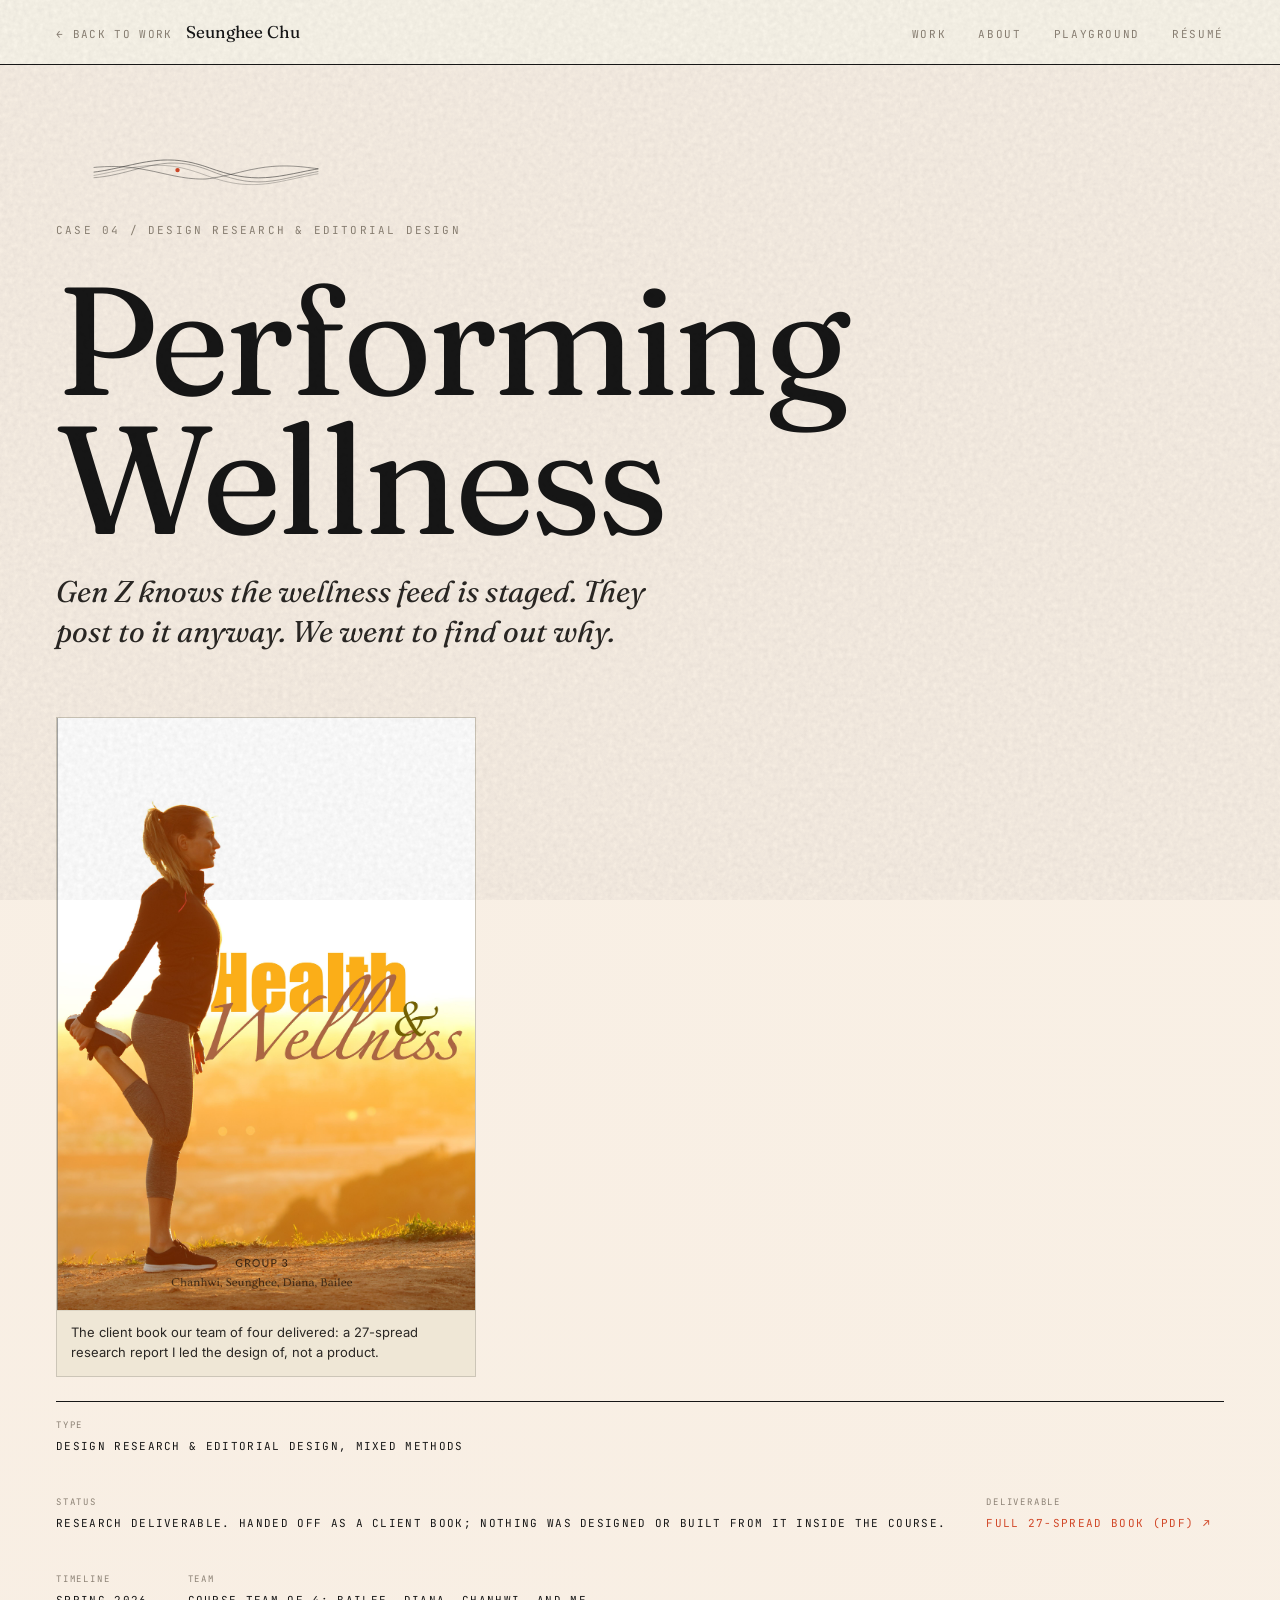
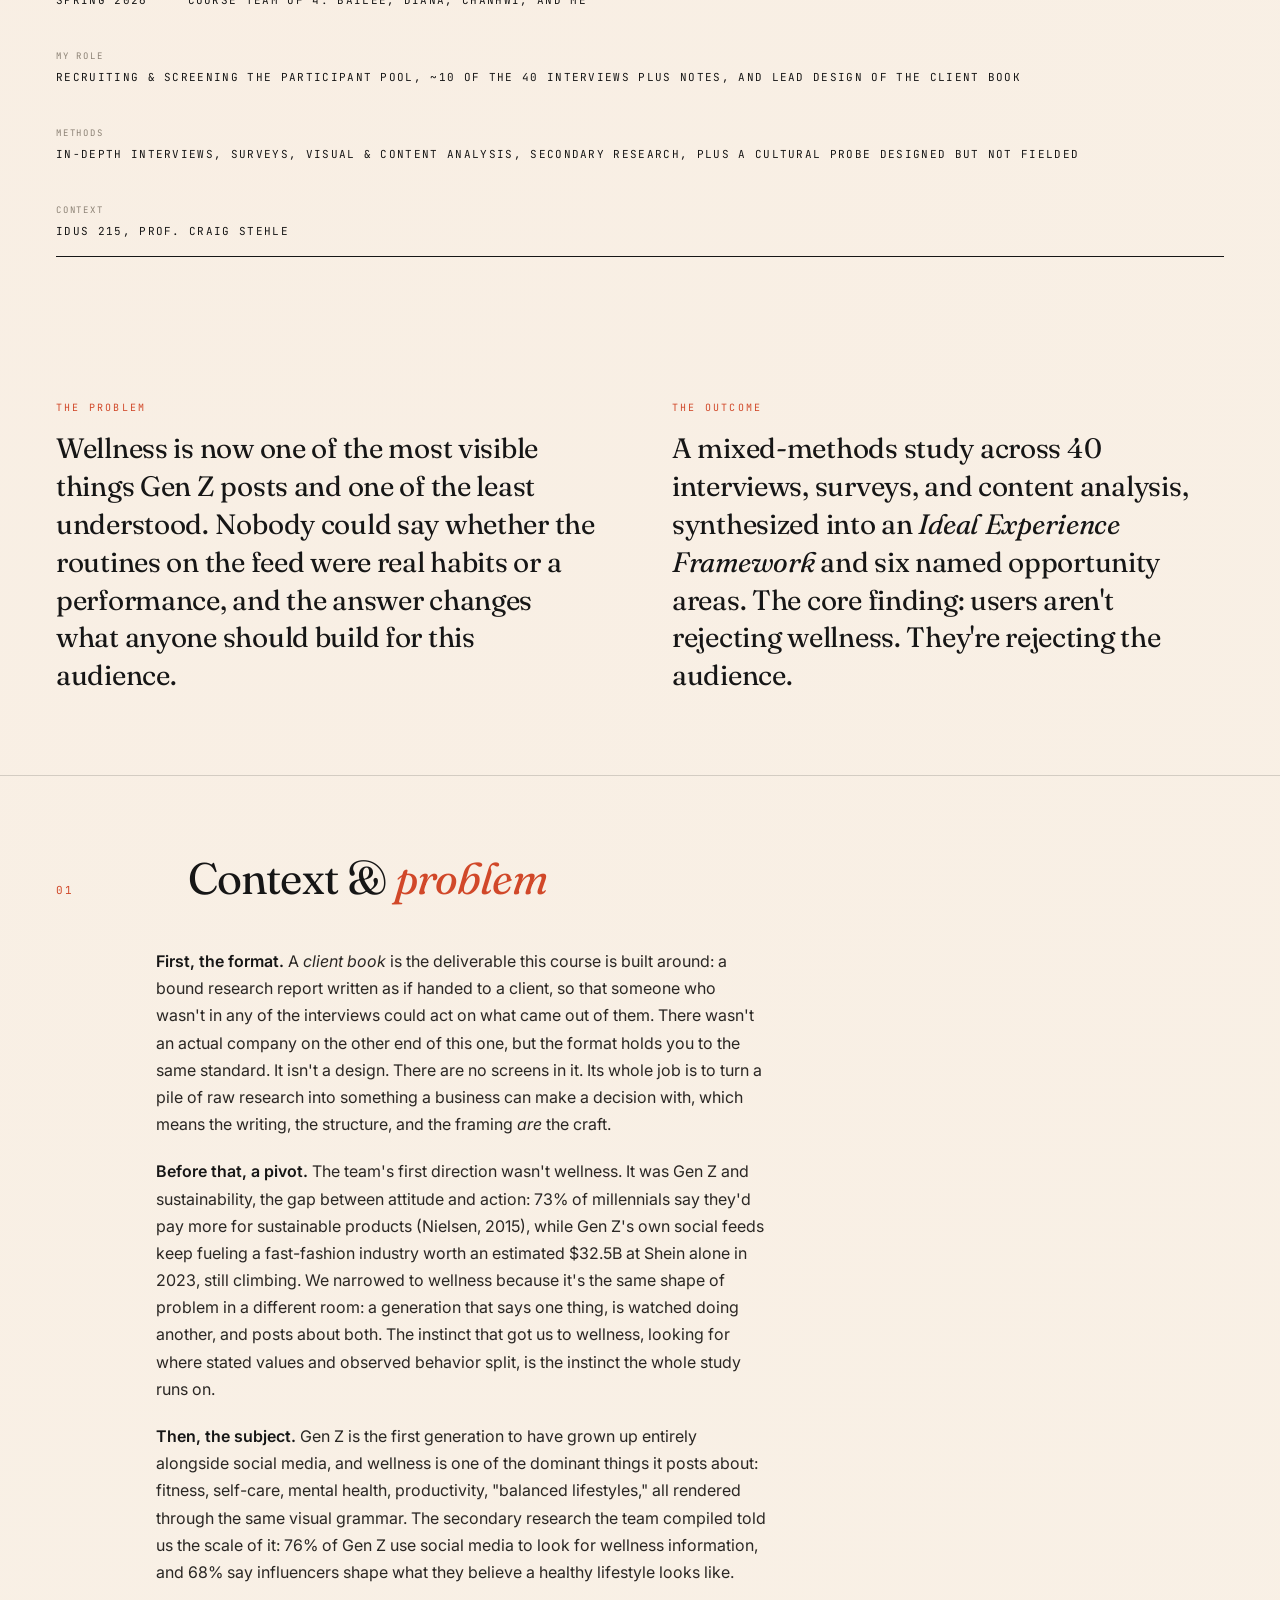
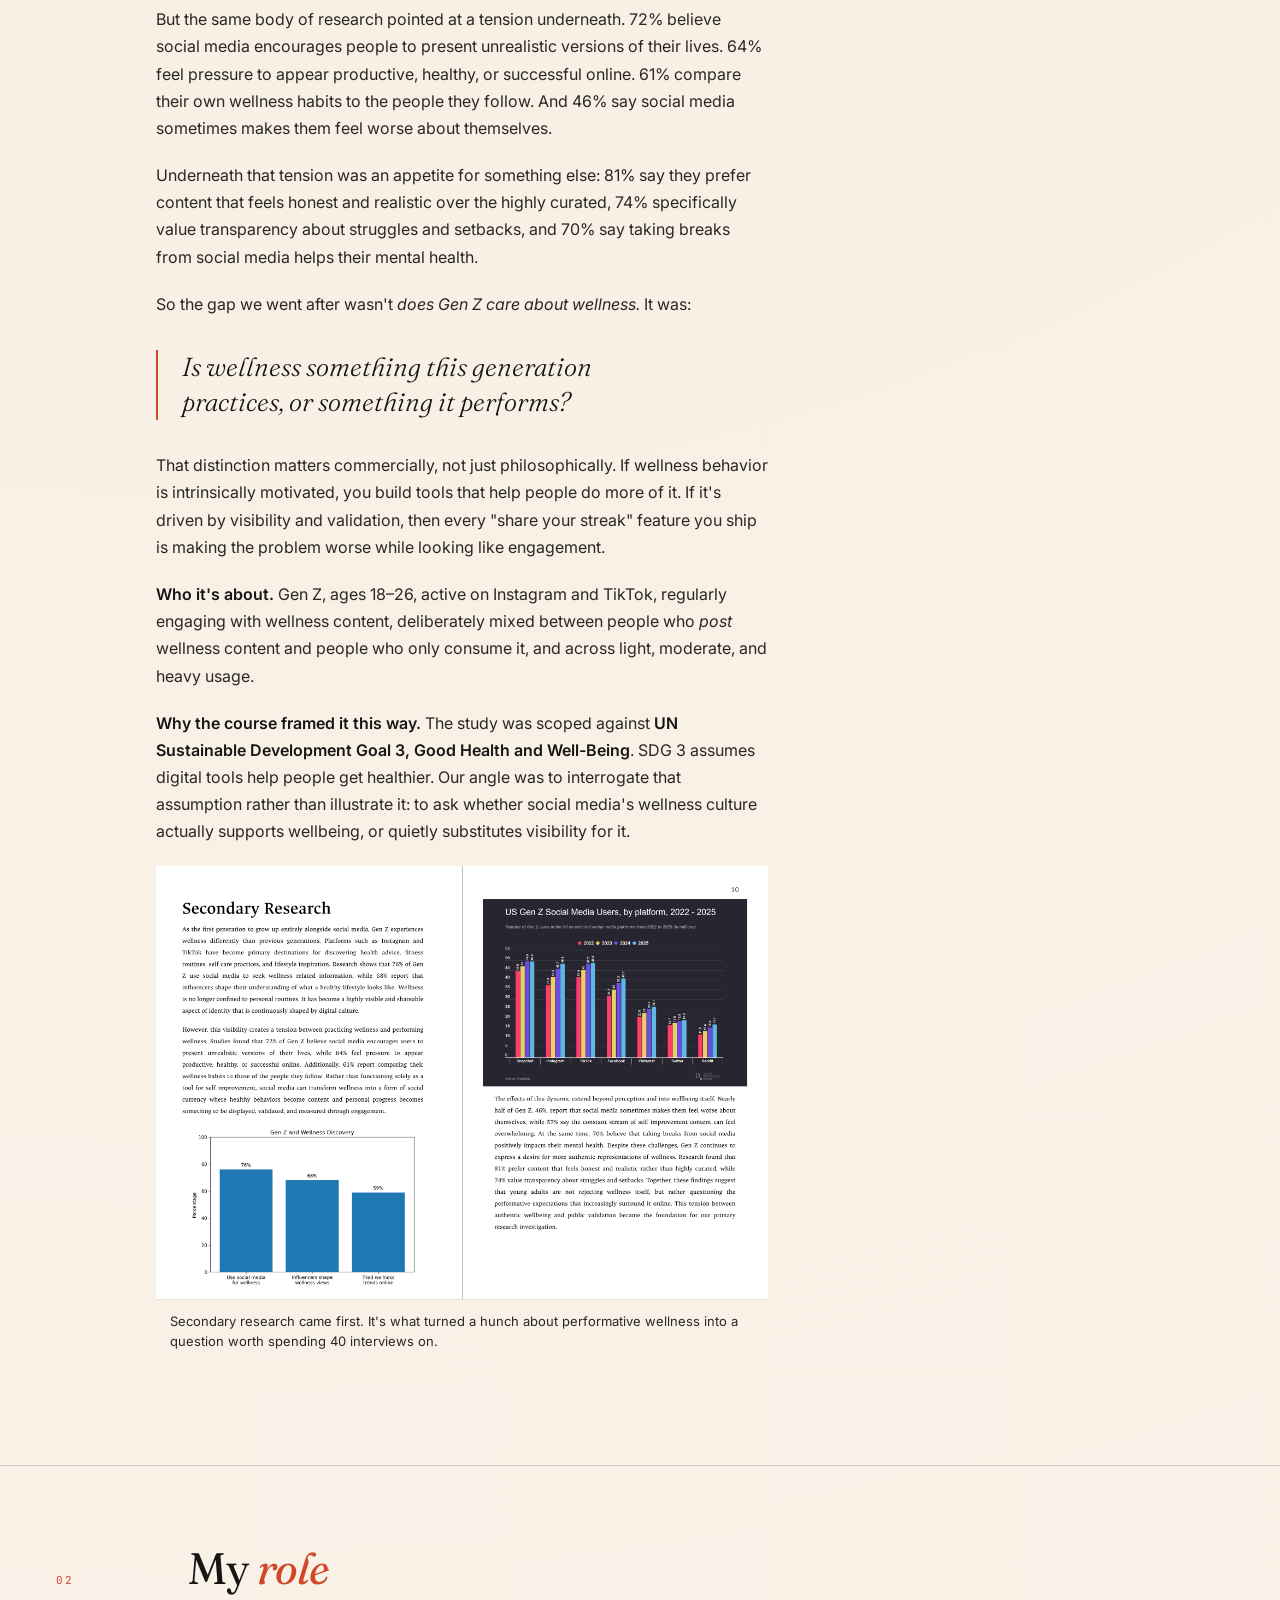
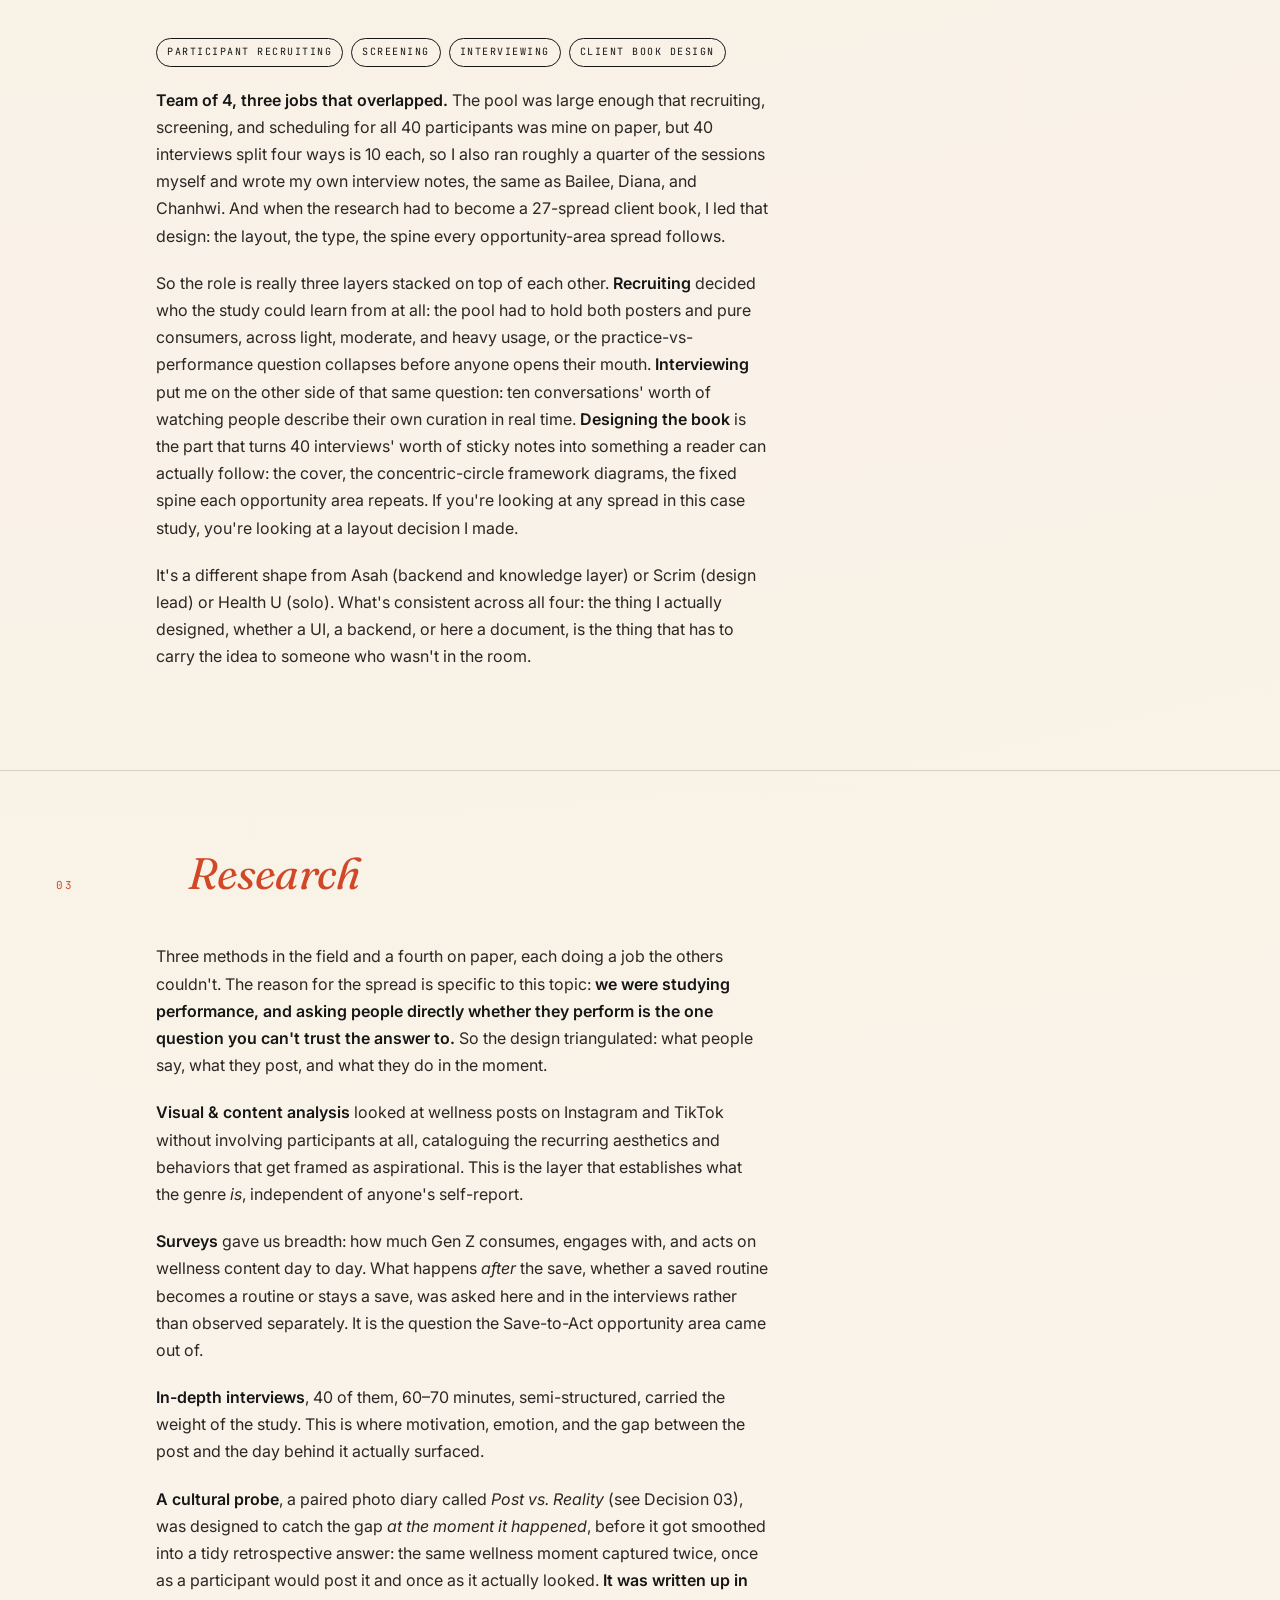
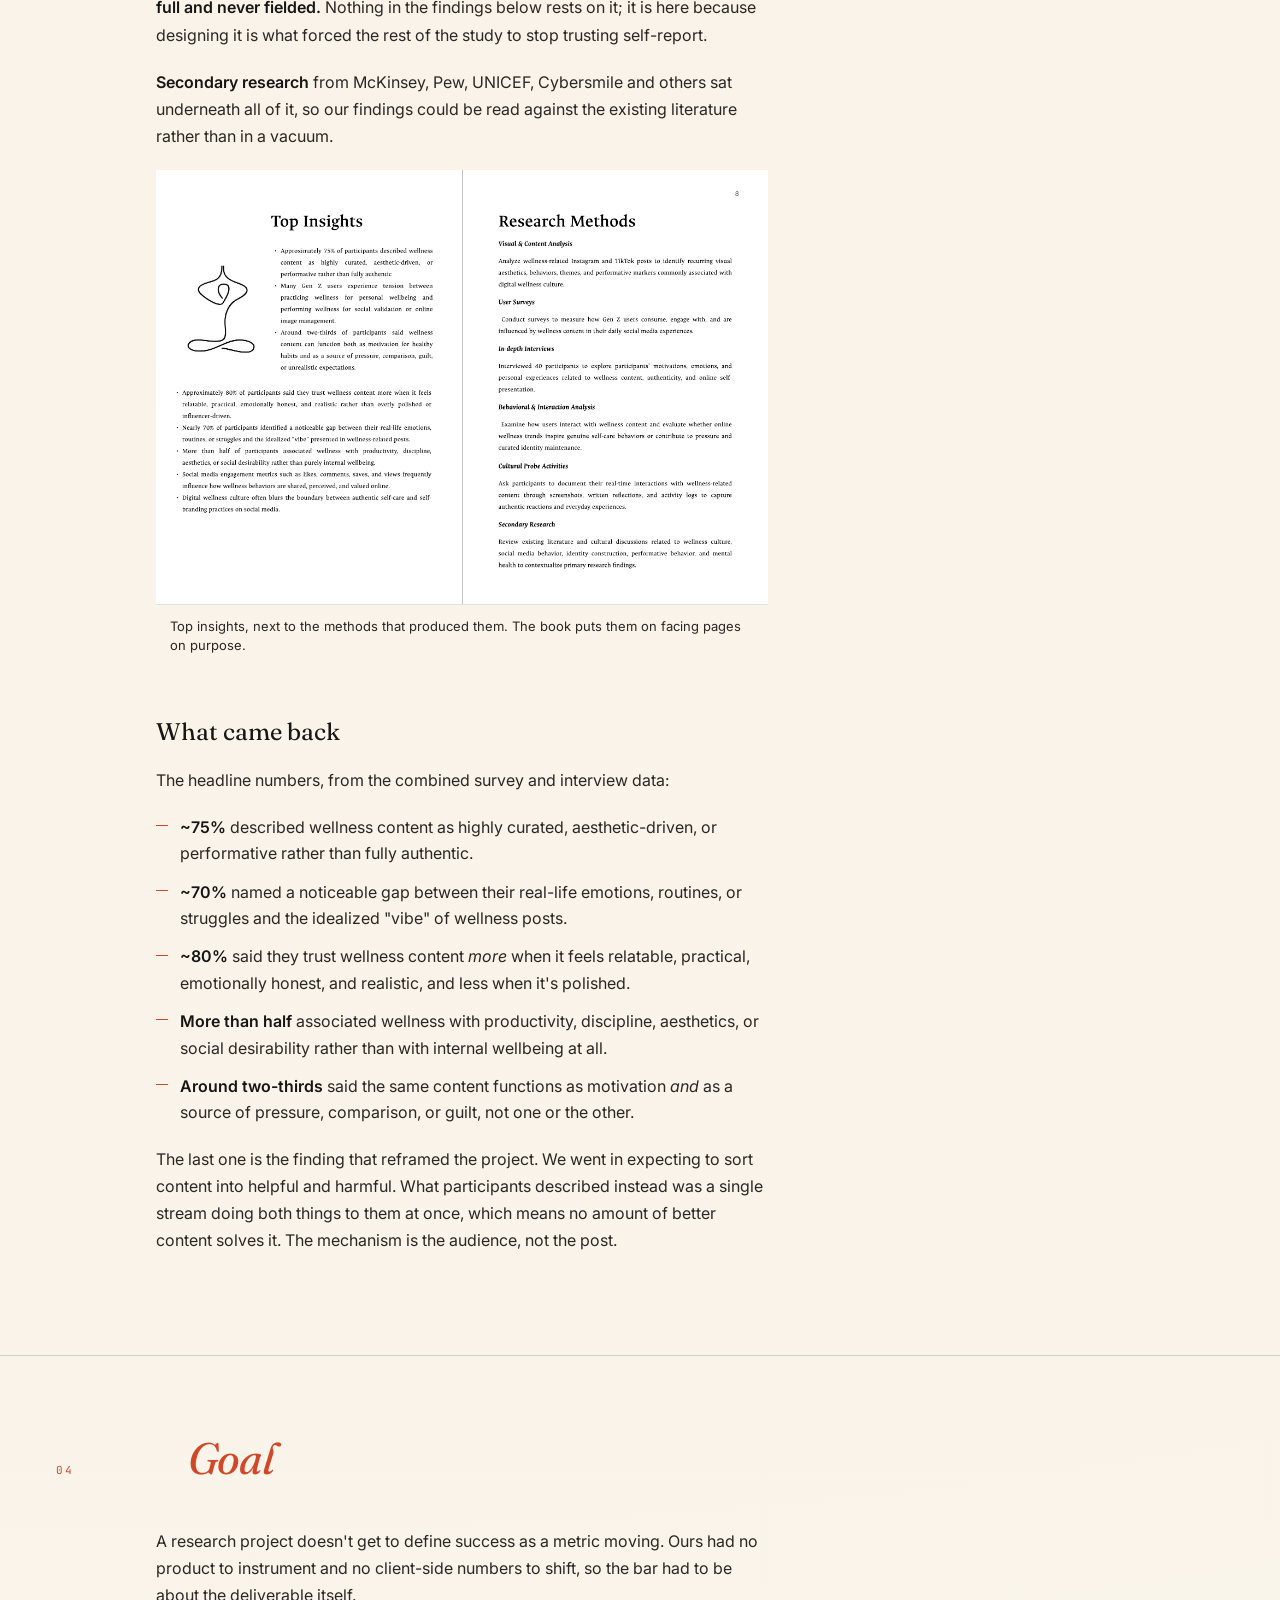
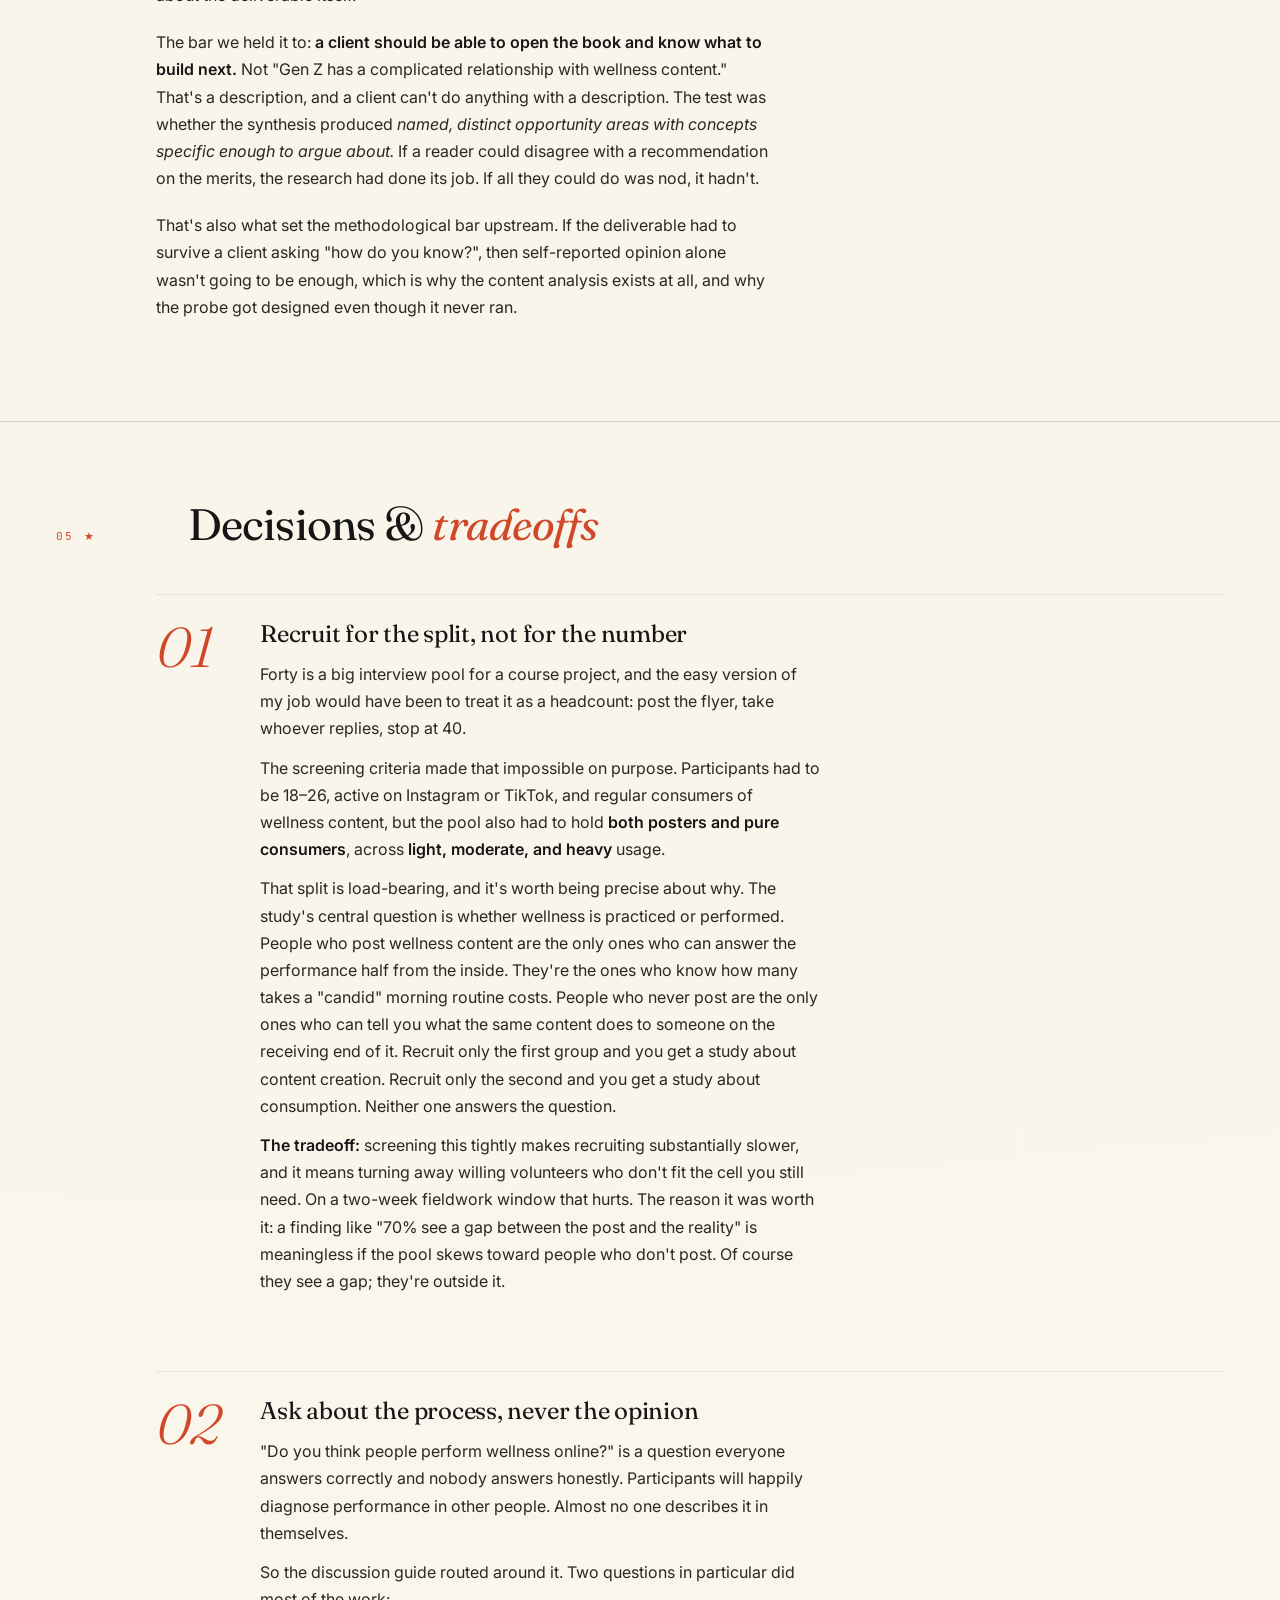
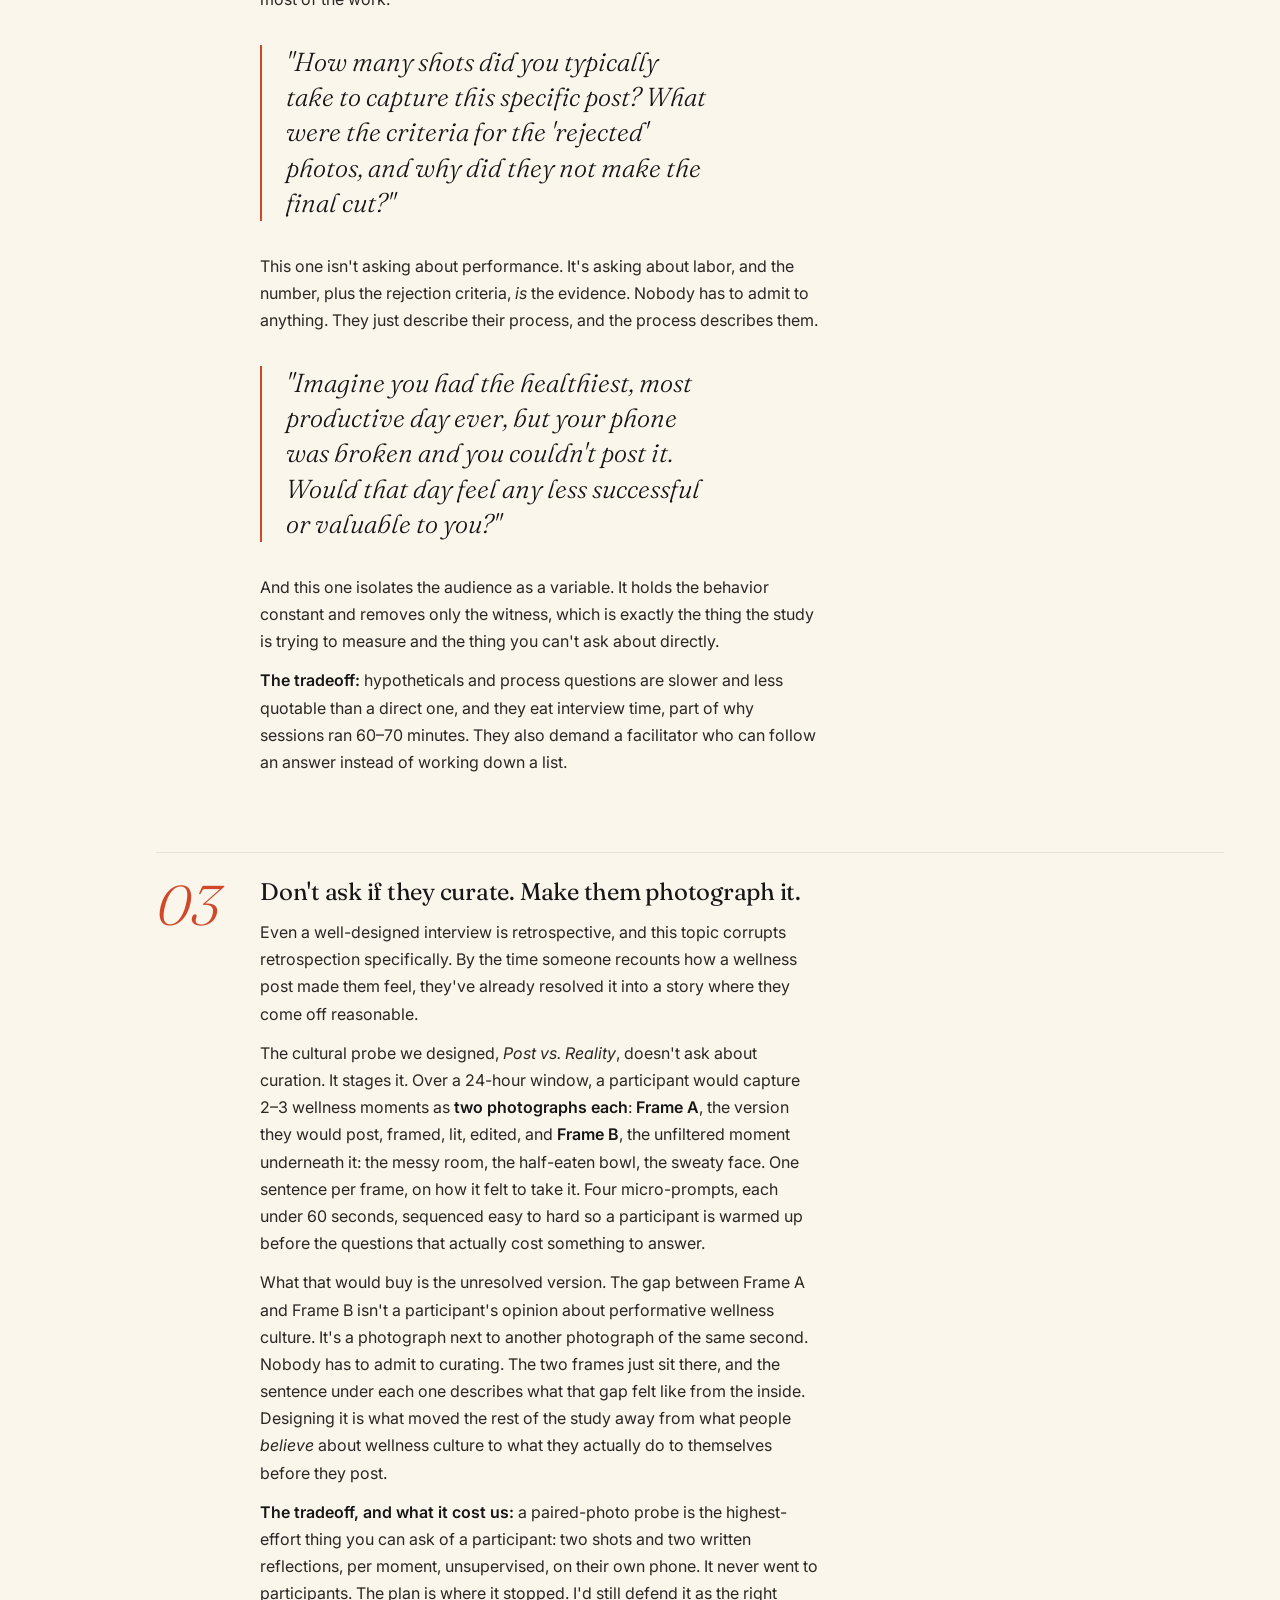
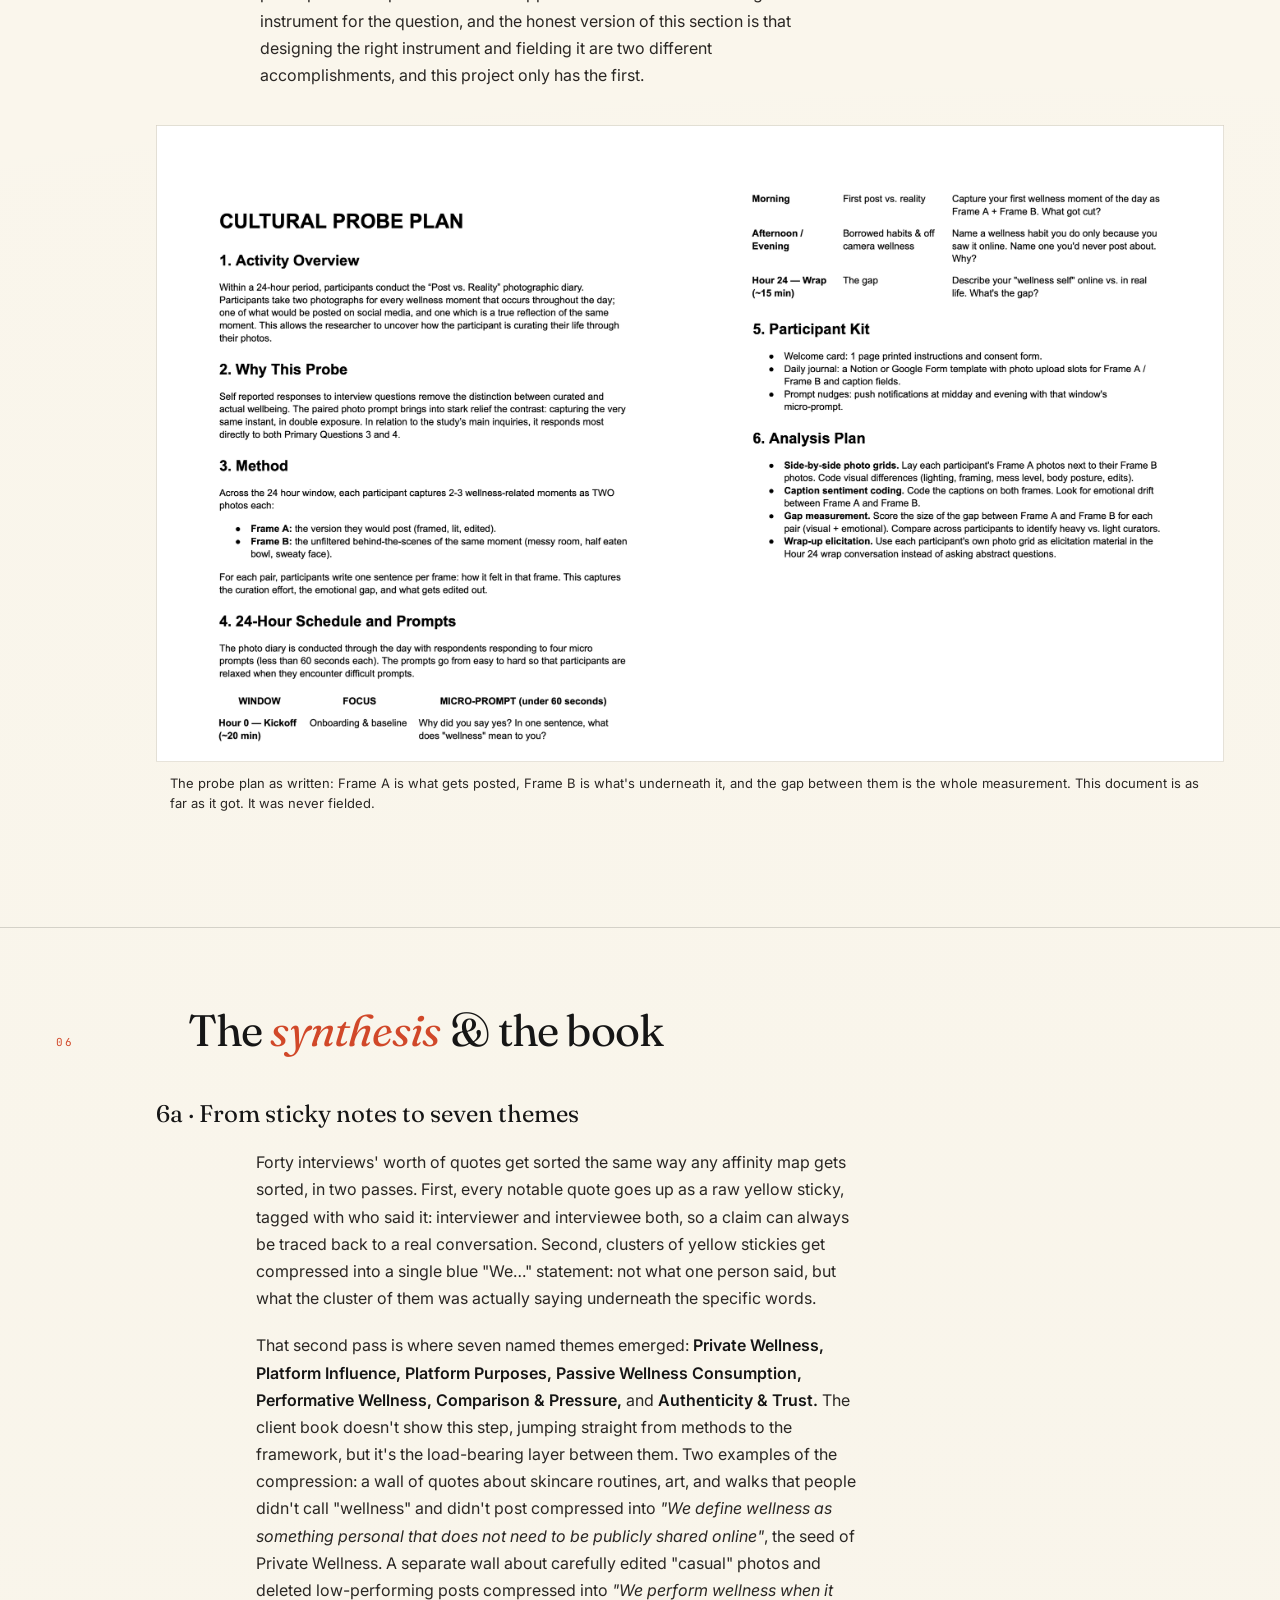
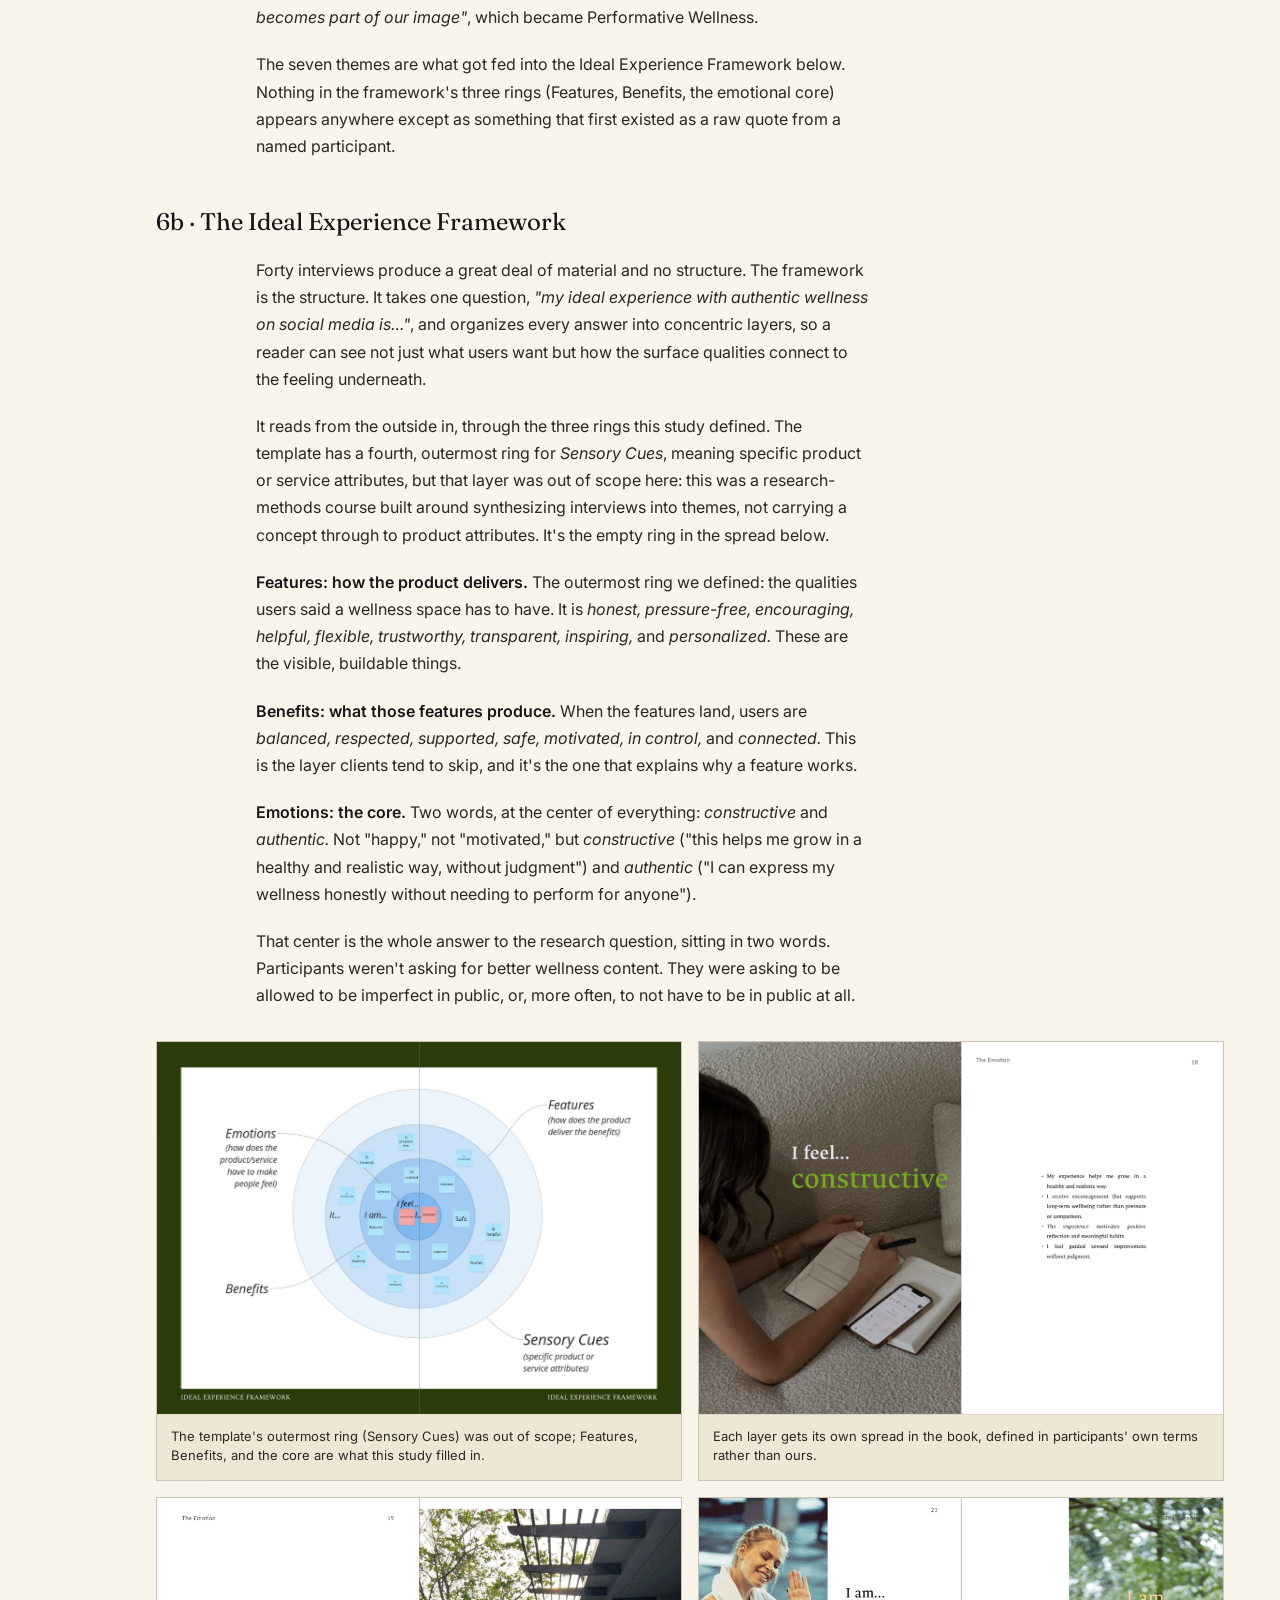
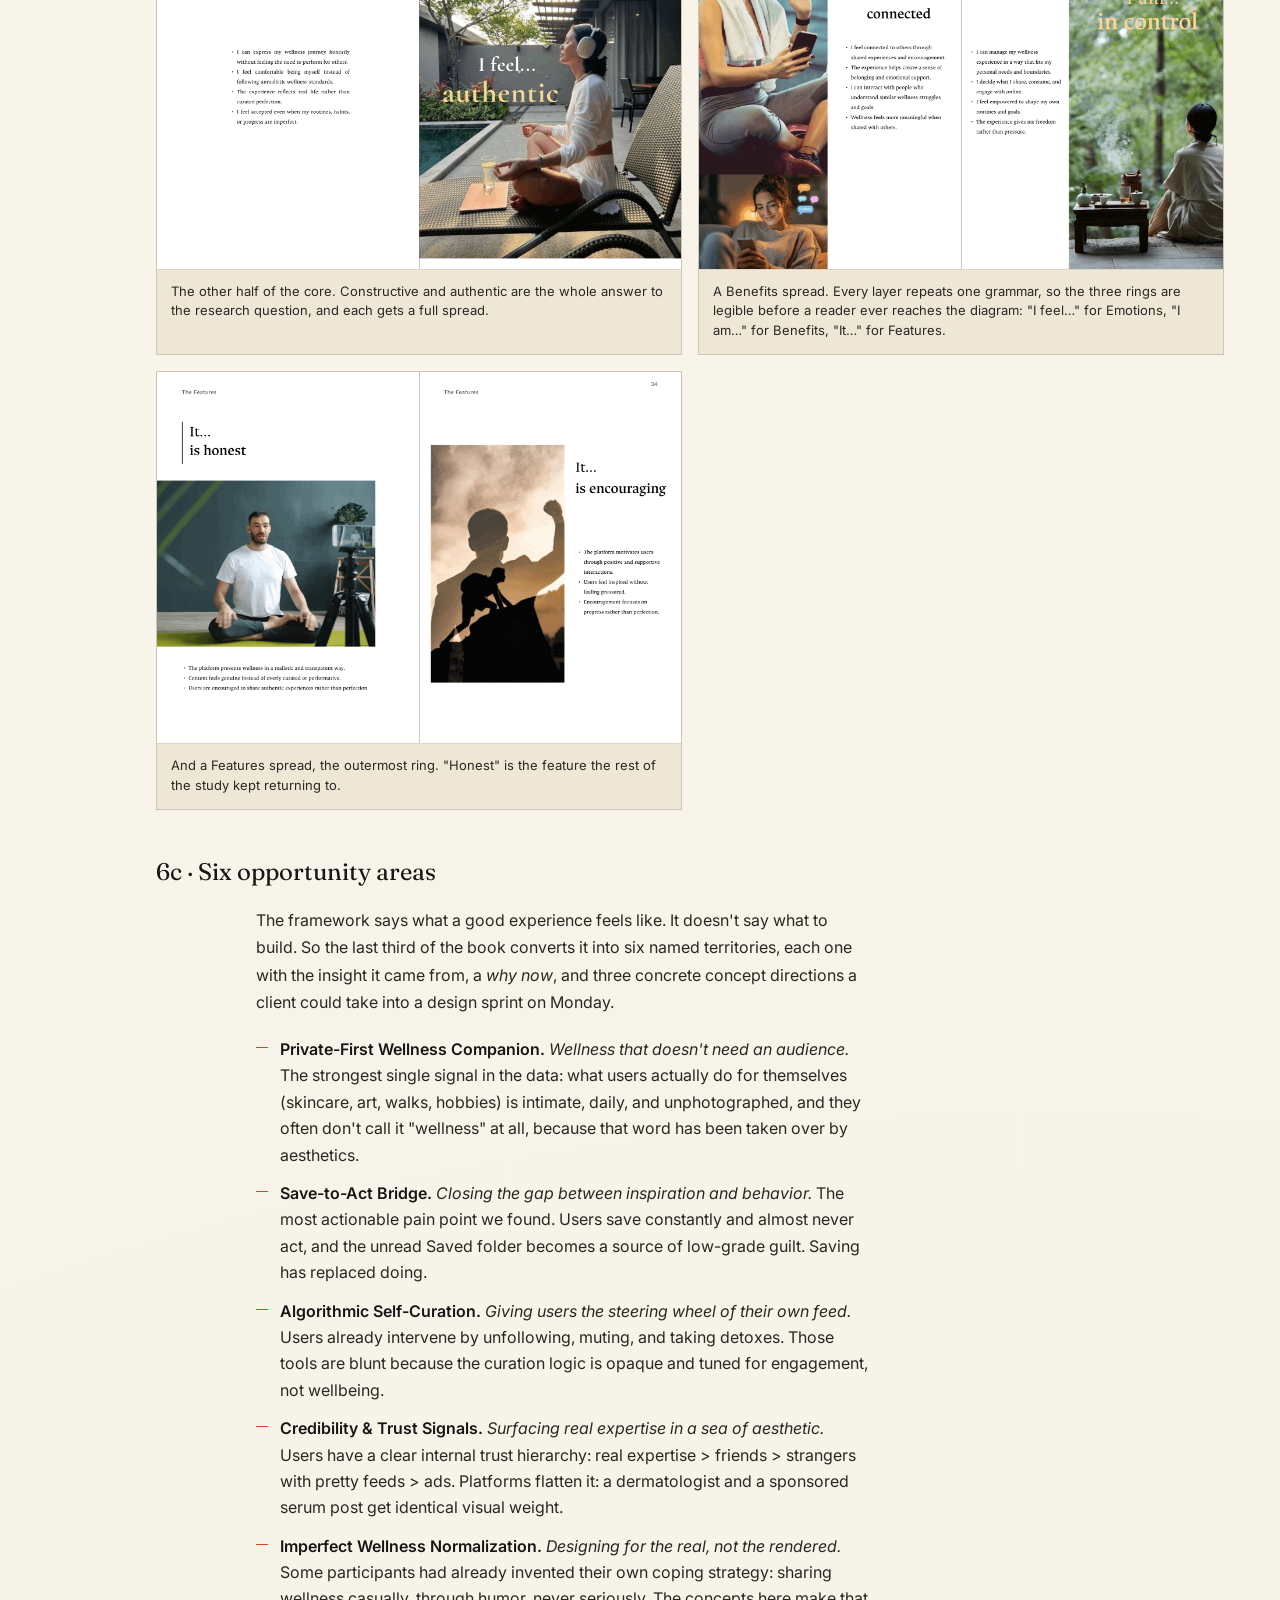
<file: performing-wellness/index.html>
<!DOCTYPE html>
<html lang="en">
<head>
<meta charset="UTF-8">
<meta name="viewport" content="width=device-width, initial-scale=1.0">
<title>Performing Wellness · Seunghee Chu</title>
<meta name="description" content="Performing Wellness · a mixed-methods study of Gen Z, social media, and digital wellness culture. A case study by Seunghee Chu.">
<meta name="theme-color" content="#FAF6EC">
<link rel="canonical" href="https://chuseungh2.github.io/portfolio/performing-wellness/">
<link rel="icon" type="image/svg+xml" href="../assets/favicon.svg">
<meta property="og:type" content="article">
<meta property="og:title" content="Performing Wellness · Seunghee Chu">
<meta property="og:description" content="Performing Wellness · a mixed-methods study of Gen Z, social media, and digital wellness culture. A case study by Seunghee Chu.">
<meta property="og:url" content="https://chuseungh2.github.io/portfolio/performing-wellness/">
<meta property="og:image" content="https://chuseungh2.github.io/portfolio/assets/images/performing-wellness/pw-book-cover.png">
<meta name="twitter:card" content="summary_large_image">

<link rel="preconnect" href="https://fonts.googleapis.com">
<link rel="preconnect" href="https://fonts.gstatic.com" crossorigin>
<link href="https://fonts.googleapis.com/css2?family=Fraunces:ital,opsz,wght@0,9..144,300;0,9..144,400;0,9..144,500;1,9..144,400;1,9..144,500&family=Inter:wght@300;400;500;600&family=JetBrains+Mono:wght@400;500&display=swap" rel="stylesheet">

<link rel="stylesheet" href="../assets/css/styles.css">
</head>
<body>

<a class="skip-link" href="#main">Skip to content</a>

<nav class="nav">
  <div class="nav-inner">
    <a class="nav-mark" href="../index.html#work">
      <span class="back">← Back to work</span>Seunghee Chu
    </a>
    <button class="nav-toggle" aria-label="Toggle navigation" aria-expanded="false" aria-controls="site-nav-links">
      <span></span><span></span><span></span>
    </button>
    <div class="nav-links" id="site-nav-links">
      <a href="../index.html#work">Work</a>
      <a href="../index.html#about">About</a>
      <a href="../index.html#playground">Playground</a>
      <a href="../resume.pdf" target="_blank" rel="noopener">Résumé</a>
    </div>
  </div>
</nav>

<main id="main">

  <section class="wrap case-hero">
    <div class="case-mark" aria-hidden="true" data-mark="performing-wellness"></div>
    <p class="case-eyebrow">Case 04 / Design research &amp; editorial design</p>
    <h1>Performing Wellness</h1>
    <p class="tagline">Gen Z knows the wellness feed is staged. They post to it anyway. We went to find out why.</p>

    <figure class="case-hero-visual case-image-figure is-portrait">
      <img width="1120" height="1587" fetchpriority="high" decoding="async" src="../assets/images/performing-wellness/pw-book-cover.png" alt="The cover of the client book our team delivered, Health &amp; Wellness." style="width:100%;height:auto">
      <figcaption class="case-figure-caption">The client book our team of four delivered: a 27-spread research report I led the design of, not a product.</figcaption>
    </figure>

    <dl class="case-meta-strip">
      <div><dt>Type</dt><dd>Design research &amp; editorial design, mixed methods</dd></div>
      <div><dt>Status</dt><dd>Research deliverable. Handed off as a client book; nothing was designed or built from it inside the course.</dd></div>
      <div><dt>Deliverable</dt><dd><a href="../assets/docs/performing-wellness-client-book.pdf" target="_blank" rel="noopener">Full 27-spread book (PDF) ↗</a></dd></div>
      <div><dt>Timeline</dt><dd>Spring 2026</dd></div>
      <div><dt>Team</dt><dd>Course team of 4: Bailee, Diana, Chanhwi, and me</dd></div>
      <div><dt>My role</dt><dd>Recruiting &amp; screening the participant pool, ~10 of the 40 interviews plus notes, and lead design of the client book</dd></div>
      <div><dt>Methods</dt><dd>In-depth interviews, surveys, visual &amp; content analysis, secondary research, plus a cultural probe designed but not fielded</dd></div>
      <div><dt>Context</dt><dd>IDUS 215, Prof. Craig Stehle</dd></div>
    </dl>
  </section>

  <section class="wrap snapshot">
    <div class="snap-block">
      <p class="snap-label">The problem</p>
      <p>Wellness is now one of the most visible things Gen Z posts and one of the least understood. Nobody could say whether the routines on the feed were real habits or a performance, and the answer changes what anyone should build for this audience.</p>
    </div>
    <div class="snap-block">
      <p class="snap-label">The outcome</p>
      <p>A mixed-methods study across 40 interviews, surveys, and content analysis, synthesized into an <em>Ideal Experience Framework</em> and six named opportunity areas. The core finding: users aren't rejecting wellness. They're rejecting the audience.</p>
    </div>
  </section>

  <section class="wrap case-section">
    <div class="case-section-head">
      <span class="num">01</span>
      <h2>Context &amp; <em>problem</em></h2>
    </div>
    <div class="case-body">
      <p><strong>First, the format.</strong> A <em>client book</em> is the deliverable this course is built around: a bound research report written as if handed to a client, so that someone who wasn't in any of the interviews could act on what came out of them. There wasn't an actual company on the other end of this one, but the format holds you to the same standard. It isn't a design. There are no screens in it. Its whole job is to turn a pile of raw research into something a business can make a decision with, which means the writing, the structure, and the framing <em>are</em> the craft.</p>
      <p><strong>Before that, a pivot.</strong> The team's first direction wasn't wellness. It was Gen Z and sustainability, the gap between attitude and action: 73% of millennials say they'd pay more for sustainable products (Nielsen, 2015), while Gen Z's own social feeds keep fueling a fast-fashion industry worth an estimated $32.5B at Shein alone in 2023, still climbing. We narrowed to wellness because it's the same shape of problem in a different room: a generation that says one thing, is watched doing another, and posts about both. The instinct that got us to wellness, looking for where stated values and observed behavior split, is the instinct the whole study runs on.</p>
      <p><span class="inline-note">[Kelly: the willingness-to-pay figure above is a millennial stat, not Gen Z — if the team's actual proposal doc had a Gen-Z-specific number for this, swap it in; otherwise "millennials" reads as accurate framing for the pre-pivot direction.]</span></p>

      <!-- <figure class="case-image-figure">
        <img src="../assets/images/performing-wellness/pw-early-direction.png" alt="Green Generation, Grey Choices — the team's early direction on Gen Z sustainability, before the pivot to wellness." style="width:100%;height:auto">
        <figcaption class="case-figure-caption">Where we started: the same attitude-behavior gap, in sustainability instead of wellness.</figcaption>
      </figure> -->
      <p><span class="inline-note">[Kelly: send the full-size "Green Generation, Grey Choices" screenshot and I'll uncomment the figure above — save it to assets/images/performing-wellness/pw-early-direction.png.]</span></p>
      <p><strong>Then, the subject.</strong> Gen Z is the first generation to have grown up entirely alongside social media, and wellness is one of the dominant things it posts about: fitness, self-care, mental health, productivity, "balanced lifestyles," all rendered through the same visual grammar. The secondary research the team compiled told us the scale of it: 76% of Gen Z use social media to look for wellness information, and 68% say influencers shape what they believe a healthy lifestyle looks like.</p>
      <p>But the same body of research pointed at a tension underneath. 72% believe social media encourages people to present unrealistic versions of their lives. 64% feel pressure to appear productive, healthy, or successful online. 61% compare their own wellness habits to the people they follow. And 46% say social media sometimes makes them feel worse about themselves.</p>
      <p>Underneath that tension was an appetite for something else: 81% say they prefer content that feels honest and realistic over the highly curated, 74% specifically value transparency about struggles and setbacks, and 70% say taking breaks from social media helps their mental health.</p>
      <p>So the gap we went after wasn't <em>does Gen Z care about wellness.</em> It was:</p>
      <blockquote>Is wellness something this generation practices, or something it performs?</blockquote>
      <p>That distinction matters commercially, not just philosophically. If wellness behavior is intrinsically motivated, you build tools that help people do more of it. If it's driven by visibility and validation, then every "share your streak" feature you ship is making the problem worse while looking like engagement.</p>
      <p><strong>Who it's about.</strong> Gen Z, ages 18–26, active on Instagram and TikTok, regularly engaging with wellness content, deliberately mixed between people who <em>post</em> wellness content and people who only consume it, and across light, moderate, and heavy usage.</p>
      <p><strong>Why the course framed it this way.</strong> The study was scoped against <strong>UN Sustainable Development Goal 3, Good Health and Well-Being</strong>. SDG 3 assumes digital tools help people get healthier. Our angle was to interrogate that assumption rather than illustrate it: to ask whether social media's wellness culture actually supports wellbeing, or quietly substitutes visibility for it.</p>

      <figure class="case-image-figure">
        <img width="2240" height="1587" loading="lazy" decoding="async" src="../assets/images/performing-wellness/pw-secondary-research.png" alt="The secondary research spread: the numbers that framed the study before we spoke to anyone." style="width:100%;height:auto">
        <figcaption class="case-figure-caption">Secondary research came first. It's what turned a hunch about performative wellness into a question worth spending 40 interviews on.</figcaption>
      </figure>
      <p><span class="inline-note">[Kelly: checked 2026-08-27 — the client book itself doesn't cite a source for any of the 76/68/72/64/61/46/81/74/70% figures on this spread (it just says "Research shows that…"), so I couldn't verify or attribute them independently; I kept them because they're the numbers in the actual spread shown above, and changing them would put the copy at odds with the image. Section 03 below names McKinsey/Pew/UNICEF/Cybersmile as secondary sources generally — if you or the team have notes on which figure came from which source, send them and I'll add footnotes.]</span></p>
    </div>
  </section>

  <section class="wrap case-section">
    <div class="case-section-head">
      <span class="num">02</span>
      <h2>My <em>role</em></h2>
    </div>
    <div class="case-body">
      <div class="role-tags">
        <span>Participant recruiting</span>
        <span>Screening</span>
        <span>Interviewing</span>
        <span>Client book design</span>
      </div>
      <p><strong>Team of 4, three jobs that overlapped.</strong> The pool was large enough that recruiting, screening, and scheduling for all 40 participants was mine on paper, but 40 interviews split four ways is 10 each, so I also ran roughly a quarter of the sessions myself and wrote my own interview notes, the same as Bailee, Diana, and Chanhwi. And when the research had to become a 27-spread client book, I led that design: the layout, the type, the spine every opportunity-area spread follows.</p>
      <p>So the role is really three layers stacked on top of each other. <strong>Recruiting</strong> decided who the study could learn from at all: the pool had to hold both posters and pure consumers, across light, moderate, and heavy usage, or the practice-vs-performance question collapses before anyone opens their mouth. <strong>Interviewing</strong> put me on the other side of that same question: ten conversations' worth of watching people describe their own curation in real time. <strong>Designing the book</strong> is the part that turns 40 interviews' worth of sticky notes into something a reader can actually follow: the cover, the concentric-circle framework diagrams, the fixed spine each opportunity area repeats. If you're looking at any spread in this case study, you're looking at a layout decision I made.</p>
      <p><span class="inline-note">[Kelly: two things would strengthen this section a lot, and only you know them — (1) roughly how many people did you have to reach out to, to land the full pool? A ratio like "reached ~120 to schedule 40" is the kind of concrete number recruiters read as real. (2) Did anything go wrong in recruiting or scheduling — no-shows, a skewed first wave you had to correct for? A recovered mistake is worth more here than a clean number.]</span></p>
      <p>It's a different shape from <a href="../asah/">Asah</a> (backend and knowledge layer) or <a href="../scrim/">Scrim</a> (design lead) or <a href="../health-u/">Health U</a> (solo). What's consistent across all four: the thing I actually designed, whether a UI, a backend, or here a document, is the thing that has to carry the idea to someone who wasn't in the room.</p>
    </div>
  </section>

  <section class="wrap case-section">
    <div class="case-section-head">
      <span class="num">03</span>
      <h2><em>Research</em></h2>
    </div>
    <div class="case-body">
      <p>Three methods in the field and a fourth on paper, each doing a job the others couldn't. The reason for the spread is specific to this topic: <strong>we were studying performance, and asking people directly whether they perform is the one question you can't trust the answer to.</strong> So the design triangulated: what people say, what they post, and what they do in the moment.</p>

      <p><strong>Visual &amp; content analysis</strong> looked at wellness posts on Instagram and TikTok without involving participants at all, cataloguing the recurring aesthetics and behaviors that get framed as aspirational. This is the layer that establishes what the genre <em>is</em>, independent of anyone's self-report.</p>
      <p><strong>Surveys</strong> gave us breadth: how much Gen Z consumes, engages with, and acts on wellness content day to day. What happens <em>after</em> the save, whether a saved routine becomes a routine or stays a save, was asked here and in the interviews rather than observed separately. It is the question the Save-to-Act opportunity area came out of.</p>
      <p><strong>In-depth interviews</strong>, 40 of them, 60–70 minutes, semi-structured, carried the weight of the study. This is where motivation, emotion, and the gap between the post and the day behind it actually surfaced.</p>
      <p><strong>A cultural probe</strong>, a paired photo diary called <em>Post vs. Reality</em> (see Decision 03), was designed to catch the gap <em>at the moment it happened</em>, before it got smoothed into a tidy retrospective answer: the same wellness moment captured twice, once as a participant would post it and once as it actually looked. <strong>It was written up in full and never fielded.</strong> Nothing in the findings below rests on it; it is here because designing it is what forced the rest of the study to stop trusting self-report.</p>
      <p><strong>Secondary research</strong> from McKinsey, Pew, UNICEF, Cybersmile and others sat underneath all of it, so our findings could be read against the existing literature rather than in a vacuum.</p>

      <figure class="case-image-figure">
        <img width="2240" height="1587" loading="lazy" decoding="async" src="../assets/images/performing-wellness/pw-top-insights.png" alt="The client book's Top Insights and Research Methods spread." style="width:100%;height:auto">
        <figcaption class="case-figure-caption">Top insights, next to the methods that produced them. The book puts them on facing pages on purpose.</figcaption>
      </figure>

      <h3 class="case-subhead is-spaced">What came back</h3>
      <p>The headline numbers, from the combined survey and interview data:</p>
      <ul>
        <li><strong>~75%</strong> described wellness content as highly curated, aesthetic-driven, or performative rather than fully authentic.</li>
        <li><strong>~70%</strong> named a noticeable gap between their real-life emotions, routines, or struggles and the idealized "vibe" of wellness posts.</li>
        <li><strong>~80%</strong> said they trust wellness content <em>more</em> when it feels relatable, practical, emotionally honest, and realistic, and less when it's polished.</li>
        <li><strong>More than half</strong> associated wellness with productivity, discipline, aesthetics, or social desirability rather than with internal wellbeing at all.</li>
        <li><strong>Around two-thirds</strong> said the same content functions as motivation <em>and</em> as a source of pressure, comparison, or guilt, not one or the other.</li>
      </ul>
      <p>The last one is the finding that reframed the project. We went in expecting to sort content into helpful and harmful. What participants described instead was a single stream doing both things to them at once, which means no amount of better content solves it. The mechanism is the audience, not the post.</p>
    </div>
  </section>

  <section class="wrap case-section">
    <div class="case-section-head">
      <span class="num">04</span>
      <h2><em>Goal</em></h2>
    </div>
    <div class="case-body">
      <p>A research project doesn't get to define success as a metric moving. Ours had no product to instrument and no client-side numbers to shift, so the bar had to be about the deliverable itself.</p>
      <p>The bar we held it to: <strong>a client should be able to open the book and know what to build next.</strong> Not "Gen Z has a complicated relationship with wellness content." That's a description, and a client can't do anything with a description. The test was whether the synthesis produced <em>named, distinct opportunity areas with concepts specific enough to argue about.</em> If a reader could disagree with a recommendation on the merits, the research had done its job. If all they could do was nod, it hadn't.</p>
      <p>That's also what set the methodological bar upstream. If the deliverable had to survive a client asking "how do you know?", then self-reported opinion alone wasn't going to be enough, which is why the content analysis exists at all, and why the probe got designed even though it never ran.</p>
      <p><span class="inline-note">[Kelly: this is my reconstruction of the implicit bar, built backwards from how the book is actually structured (the fact that it ends in six named opportunity areas rather than a summary). If the course set an explicit rubric or the professor stated a different standard, name that instead — it beats my inference.]</span></p>
    </div>
  </section>

  <section class="wrap case-section">
    <div class="case-section-head">
      <span class="num">05 ★</span>
      <h2>Decisions &amp; <em>tradeoffs</em></h2>
    </div>
    <div class="case-body is-wide">
      <div class="decisions">

        <div class="decision">
          <span class="d-num">01</span>
          <div>
            <h3>Recruit for the split, not for the number</h3>
            <p>Forty is a big interview pool for a course project, and the easy version of my job would have been to treat it as a headcount: post the flyer, take whoever replies, stop at 40.</p>
            <p>The screening criteria made that impossible on purpose. Participants had to be 18–26, active on Instagram or TikTok, and regular consumers of wellness content, but the pool also had to hold <strong>both posters and pure consumers</strong>, across <strong>light, moderate, and heavy</strong> usage.</p>
            <p>That split is load-bearing, and it's worth being precise about why. The study's central question is whether wellness is practiced or performed. People who post wellness content are the only ones who can answer the performance half from the inside. They're the ones who know how many takes a "candid" morning routine costs. People who never post are the only ones who can tell you what the same content does to someone on the receiving end of it. Recruit only the first group and you get a study about content creation. Recruit only the second and you get a study about consumption. Neither one answers the question.</p>
            <p><strong>The tradeoff:</strong> screening this tightly makes recruiting substantially slower, and it means turning away willing volunteers who don't fit the cell you still need. On a two-week fieldwork window that hurts. The reason it was worth it: a finding like "70% see a gap between the post and the reality" is meaningless if the pool skews toward people who don't post. Of course they see a gap; they're outside it.</p>
          </div>
        </div>

        <div class="decision">
          <span class="d-num">02</span>
          <div>
            <h3>Ask about the process, never the opinion</h3>
            <p>"Do you think people perform wellness online?" is a question everyone answers correctly and nobody answers honestly. Participants will happily diagnose performance in other people. Almost no one describes it in themselves.</p>
            <p>So the discussion guide routed around it. Two questions in particular did most of the work:</p>
            <blockquote>"How many shots did you typically take to capture this specific post? What were the criteria for the 'rejected' photos, and why did they not make the final cut?"</blockquote>
            <p>This one isn't asking about performance. It's asking about labor, and the number, plus the rejection criteria, <em>is</em> the evidence. Nobody has to admit to anything. They just describe their process, and the process describes them.</p>
            <blockquote>"Imagine you had the healthiest, most productive day ever, but your phone was broken and you couldn't post it. Would that day feel any less successful or valuable to you?"</blockquote>
            <p>And this one isolates the audience as a variable. It holds the behavior constant and removes only the witness, which is exactly the thing the study is trying to measure and the thing you can't ask about directly.</p>
            <p><strong>The tradeoff:</strong> hypotheticals and process questions are slower and less quotable than a direct one, and they eat interview time, part of why sessions ran 60–70 minutes. They also demand a facilitator who can follow an answer instead of working down a list.</p>
          </div>
        </div>

        <div class="decision">
          <span class="d-num">03</span>
          <div>
            <h3>Don't ask if they curate. Make them photograph it.</h3>
            <p>Even a well-designed interview is retrospective, and this topic corrupts retrospection specifically. By the time someone recounts how a wellness post made them feel, they've already resolved it into a story where they come off reasonable.</p>
            <p>The cultural probe we designed, <em>Post vs. Reality</em>, doesn't ask about curation. It stages it. Over a 24-hour window, a participant would capture 2–3 wellness moments as <strong>two photographs each</strong>: <strong>Frame A</strong>, the version they would post, framed, lit, edited, and <strong>Frame B</strong>, the unfiltered moment underneath it: the messy room, the half-eaten bowl, the sweaty face. One sentence per frame, on how it felt to take it. Four micro-prompts, each under 60 seconds, sequenced easy to hard so a participant is warmed up before the questions that actually cost something to answer.</p>
            <p>What that would buy is the unresolved version. The gap between Frame A and Frame B isn't a participant's opinion about performative wellness culture. It's a photograph next to another photograph of the same second. Nobody has to admit to curating. The two frames just sit there, and the sentence under each one describes what that gap felt like from the inside. Designing it is what moved the rest of the study away from what people <em>believe</em> about wellness culture to what they actually do to themselves before they post.</p>
            <p><strong>The tradeoff, and what it cost us:</strong> a paired-photo probe is the highest-effort thing you can ask of a participant: two shots and two written reflections, per moment, unsupervised, on their own phone. It never went to participants. The plan is where it stopped. I'd still defend it as the right instrument for the question, and the honest version of this section is that designing the right instrument and fielding it are two different accomplishments, and this project only has the first.<span class="inline-note">[Kelly: why didn't the probe get fielded — time, scope, the professor's call, IRB/consent, something else? One clause naming the real reason would make this paragraph much stronger. I deliberately left it out rather than guess.]</span></p>
                </div>
        </div>

      </div>

      <figure class="case-image-figure is-wide">
        <img width="2600" height="1549" loading="lazy" decoding="async" src="../assets/images/performing-wellness/pw-probe-plan.png" alt="The two-page Cultural Probe Plan: activity overview, the rationale for a paired-photo probe, the Frame A / Frame B method, a four-window 24-hour prompt schedule, the participant kit, and a six-part analysis plan." style="width:100%;height:auto">
        <figcaption class="case-figure-caption">The probe plan as written: Frame A is what gets posted, Frame B is what's underneath it, and the gap between them is the whole measurement. This document is as far as it got. It was never fielded.</figcaption>
      </figure>
      <p class="case-note"><span class="inline-note">[Kelly: I've written this section at the level of "decisions the study made," since the proposal doc assigns the research plan to Bailee and I don't know who specifically wrote the discussion guide or proposed the probe. Decision 01 is unambiguously yours (recruiting was your role), and you ran interviews under 02 and 03's questions same as everyone else. If you personally proposed the probe or wrote either quoted question, tell me and I'll attribute it to you directly — right now this is the defensible shared-team framing.]</span></p>
    </div>
  </section>

  <section class="wrap case-section">
    <div class="case-section-head">
      <span class="num">06</span>
      <h2>The <em>synthesis</em> &amp; the book</h2>
    </div>
    <div class="case-body is-wide">
      <h3 class="case-subhead">6a · From sticky notes to seven themes</h3>
      <div class="case-body">
        <p>Forty interviews' worth of quotes get sorted the same way any affinity map gets sorted, in two passes. First, every notable quote goes up as a raw yellow sticky, tagged with who said it: interviewer and interviewee both, so a claim can always be traced back to a real conversation. Second, clusters of yellow stickies get compressed into a single blue "We…" statement: not what one person said, but what the cluster of them was actually saying underneath the specific words.</p>
        <p>That second pass is where seven named themes emerged: <strong>Private Wellness, Platform Influence, Platform Purposes, Passive Wellness Consumption, Performative Wellness, Comparison &amp; Pressure,</strong> and <strong>Authenticity &amp; Trust.</strong> The client book doesn't show this step, jumping straight from methods to the framework, but it's the load-bearing layer between them. Two examples of the compression: a wall of quotes about skincare routines, art, and walks that people didn't call "wellness" and didn't post compressed into <em>"We define wellness as something personal that does not need to be publicly shared online"</em>, the seed of Private Wellness. A separate wall about carefully edited "casual" photos and deleted low-performing posts compressed into <em>"We perform wellness when it becomes part of our image"</em>, which became Performative Wellness.</p>
        <p>The seven themes are what got fed into the Ideal Experience Framework below. Nothing in the framework's three rings (Features, Benefits, the emotional core) appears anywhere except as something that first existed as a raw quote from a named participant.</p>
      </div>

      <!-- <figure class="case-image-figure is-wide">
        <img src="../assets/images/performing-wellness/pw-affinity-wall.png" alt="The affinity wall — raw quotes clustered into 'We…' statements, clustered again into the seven named themes." style="width:100%;height:auto">
        <figcaption class="case-figure-caption">Yellow quotes, tagged interviewer and interviewee, compress into blue statements, which compress into a named theme — here, Private Wellness.</figcaption>
      </figure> -->
      <p><span class="inline-note">[Kelly: save the Private Wellness affinity-wall screenshot you sent as assets/images/performing-wellness/pw-affinity-wall.png (exact filename) and I'll uncomment the figure above — it's currently commented out so nothing looks broken.]</span></p>

      <h3 class="case-subhead is-spaced">6b · The Ideal Experience Framework</h3>
      <div class="case-body">
        <p>Forty interviews produce a great deal of material and no structure. The framework is the structure. It takes one question, <em>"my ideal experience with authentic wellness on social media is…"</em>, and organizes every answer into concentric layers, so a reader can see not just what users want but how the surface qualities connect to the feeling underneath.</p>
        <p>It reads from the outside in, through the three rings this study defined. The template has a fourth, outermost ring for <em>Sensory Cues</em>, meaning specific product or service attributes, but that layer was out of scope here: this was a research-methods course built around synthesizing interviews into themes, not carrying a concept through to product attributes. It's the empty ring in the spread below.</p>
        <p><span class="inline-note">[Kelly: confirm this framing reads right — that Sensory Cues was never meant to be filled in for this assignment, versus something the team ran out of time for. If it's the latter, say so and I'll adjust the wording.]</span></p>
        <p><strong>Features: how the product delivers.</strong> The outermost ring we defined: the qualities users said a wellness space has to have. It is <em>honest, pressure-free, encouraging, helpful, flexible, trustworthy, transparent, inspiring,</em> and <em>personalized.</em> These are the visible, buildable things.</p>
        <p><strong>Benefits: what those features produce.</strong> When the features land, users are <em>balanced, respected, supported, safe, motivated, in control,</em> and <em>connected.</em> This is the layer clients tend to skip, and it's the one that explains why a feature works.</p>
        <p><strong>Emotions: the core.</strong> Two words, at the center of everything: <em>constructive</em> and <em>authentic.</em> Not "happy," not "motivated," but <em>constructive</em> ("this helps me grow in a healthy and realistic way, without judgment") and <em>authentic</em> ("I can express my wellness honestly without needing to perform for anyone").</p>
        <p>That center is the whole answer to the research question, sitting in two words. Participants weren't asking for better wellness content. They were asking to be allowed to be imperfect in public, or, more often, to not have to be in public at all.</p>
      </div>

      <div class="artifact-grid">
        <figure class="artifact">
          <img width="2240" height="1587" loading="lazy" decoding="async" src="../assets/images/performing-wellness/pw-framework.png" alt="The Ideal Experience Framework: four concentric rings, the outermost (Sensory Cues) left empty, then Features, Benefits, and the emotional core." style="width:100%;height:auto">
          <figcaption class="case-figure-caption">The template's outermost ring (Sensory Cues) was out of scope; Features, Benefits, and the core are what this study filled in.</figcaption>
        </figure>
        <figure class="artifact">
          <img width="2240" height="1587" loading="lazy" decoding="async" src="../assets/images/performing-wellness/pw-emotion-constructive.png" alt="The spread defining the emotional core: I feel constructive." style="width:100%;height:auto">
          <figcaption class="case-figure-caption">Each layer gets its own spread in the book, defined in participants' own terms rather than ours.</figcaption>
        </figure>
        <figure class="artifact">
          <img width="1800" height="1275" loading="lazy" decoding="async" src="../assets/images/performing-wellness/pw-emotion-authentic.png" alt="The second half of the emotional core, I feel authentic, with the participant statements that define it: expressing a wellness journey honestly without needing to perform." style="width:100%;height:auto">
          <figcaption class="case-figure-caption">The other half of the core. Constructive and authentic are the whole answer to the research question, and each gets a full spread.</figcaption>
        </figure>
        <figure class="artifact">
          <img width="1800" height="1275" loading="lazy" decoding="async" src="../assets/images/performing-wellness/pw-benefit-connected.png" alt="A Benefits-layer spread, I am connected, listing what users gain when the features land." style="width:100%;height:auto">
          <figcaption class="case-figure-caption">A Benefits spread. Every layer repeats one grammar, so the three rings are legible before a reader ever reaches the diagram: "I feel…" for Emotions, "I am…" for Benefits, "It…" for Features.</figcaption>
        </figure>
        <figure class="artifact">
          <img width="1800" height="1275" loading="lazy" decoding="async" src="../assets/images/performing-wellness/pw-feature-honest.png" alt="A Features-layer spread, It is honest, with the criteria that define it: wellness presented realistically, content that feels genuine rather than curated." style="width:100%;height:auto">
          <figcaption class="case-figure-caption">And a Features spread, the outermost ring. "Honest" is the feature the rest of the study kept returning to.</figcaption>
        </figure>
      </div>

      <h3 class="case-subhead is-spaced">6c · Six opportunity areas</h3>
      <div class="case-body">
        <p>The framework says what a good experience feels like. It doesn't say what to build. So the last third of the book converts it into six named territories, each one with the insight it came from, a <em>why now</em>, and three concrete concept directions a client could take into a design sprint on Monday.</p>
        <ol class="case-ordered">
          <li><strong>Private-First Wellness Companion.</strong> <em>Wellness that doesn't need an audience.</em> The strongest single signal in the data: what users actually do for themselves (skincare, art, walks, hobbies) is intimate, daily, and unphotographed, and they often don't call it "wellness" at all, because that word has been taken over by aesthetics.</li>
          <li><strong>Save-to-Act Bridge.</strong> <em>Closing the gap between inspiration and behavior.</em> The most actionable pain point we found. Users save constantly and almost never act, and the unread Saved folder becomes a source of low-grade guilt. Saving has replaced doing.</li>
          <li><strong>Algorithmic Self-Curation.</strong> <em>Giving users the steering wheel of their own feed.</em> Users already intervene by unfollowing, muting, and taking detoxes. Those tools are blunt because the curation logic is opaque and tuned for engagement, not wellbeing.</li>
          <li><strong>Credibility &amp; Trust Signals.</strong> <em>Surfacing real expertise in a sea of aesthetic.</em> Users have a clear internal trust hierarchy: real expertise &gt; friends &gt; strangers with pretty feeds &gt; ads. Platforms flatten it: a dermatologist and a sponsored serum post get identical visual weight.</li>
          <li><strong>Imperfect Wellness Normalization.</strong> <em>Designing for the real, not the rendered.</em> Some participants had already invented their own coping strategy: sharing wellness casually, through humor, never seriously. The concepts here make that the default rather than the workaround.</li>
          <li><strong>Mental Wellbeing Guardrails.</strong> <em>Active protection from the harms of the medium.</em> Users are already doing this work themselves and want the platform to be a partner in it rather than an adversary.</li>
        </ol>
        <p>The concepts under each one are deliberately small and specific: a <em>Feed Thermostat</em> slider from "less aspirational" to "more practical"; <em>Attempt Cards</em>, a share format templated as "I tried [x]. It [went / didn't go]. Next time I'll [y]," which structurally cannot become an aspirational post; a <em>Soft Off-Ramp</em> that drifts the feed toward nature and animals when consumption patterns start predicting a bad mood.</p>
        <p>Small and specific is the point. A concept a client can picture is a concept a client can reject for a reason, and that's the only kind that moves a conversation forward.</p>
      </div>

      <div class="artifact-grid">
        <figure class="artifact">
          <img width="2240" height="1587" loading="lazy" decoding="async" src="../assets/images/performing-wellness/pw-opportunity-private-first.png" alt="The Private-First Wellness Companion opportunity area spread." style="width:100%;height:auto">
          <figcaption class="case-figure-caption">Every opportunity area follows the same spine: insight synthesis, why now, three concept directions.</figcaption>
        </figure>
        <figure class="artifact">
          <img width="2240" height="1587" loading="lazy" decoding="async" src="../assets/images/performing-wellness/pw-opportunity-save-to-act.png" alt="The Save-To-Act Bridge and Algorithmic Self-Curation spread." style="width:100%;height:auto">
          <figcaption class="case-figure-caption">Save-to-Act was the most actionable finding in the set. Users save constantly, and almost never do.</figcaption>
        </figure>
        <figure class="artifact">
          <img width="2240" height="1587" loading="lazy" decoding="async" src="../assets/images/performing-wellness/pw-opportunity-credibility.png" alt="The Credibility &amp; Trust Signals and Imperfect Wellness Normalization spread." style="width:100%;height:auto">
          <figcaption class="case-figure-caption">Users aren't credulous. They have a trust hierarchy. Platforms are what flatten it.</figcaption>
        </figure>
        <figure class="artifact">
          <img width="2240" height="1587" loading="lazy" decoding="async" src="../assets/images/performing-wellness/pw-opportunity-guardrails.png" alt="The Mental Wellbeing Guardrails spread, facing the Ideal Outcome." style="width:100%;height:auto">
          <figcaption class="case-figure-caption">The book closes by putting the guardrails next to the ideal outcome they're meant to protect.</figcaption>
        </figure>
      </div>

      <h3 class="case-subhead is-spaced">6d · Designing the book itself</h3>
      <div class="case-body">
        <p>All of the above is content. None of it arrives at a reader as content. It arrives as a 27-spread physical object, and I led the design of that object. Three decisions carried the whole thing.</p>
        <p>Every opportunity area repeats the exact same spine: a named title, one italic line stating the reframe, an <em>Insight Synthesis</em> paragraph, a <em>Why Now</em> paragraph, three <em>Concept Directions</em>. Six different findings, one template, so a reader learns the shape once and spends every subsequent spread on the content instead of re-orienting. The Ideal Experience Framework gets the same treatment in miniature: each layer (Emotions, Benefits, Features) gets its own spread, always "I feel…" / "I am…" / "It…", so the three rings of the diagram are legible even before a reader reaches the diagram itself.</p>
        <p>And the divider pages, the deep green sections that break Introduction from Findings from Opportunity Areas, exist for a reason that has nothing to do with decoration: a 27-page report with no visual punctuation reads as one undifferentiated block, and a tired reader stops trusting that the structure is intentional. The dividers are the book telling the reader where it is.</p>
        <figure class="artifact">
          <img width="2400" height="1700" loading="lazy" decoding="async" src="../assets/images/performing-wellness/pw-divider-benefits.png" alt="A deep green divider spread announcing the Benefits section of the Ideal Experience chapter." style="width:100%;height:auto">
          <figcaption class="case-figure-caption">One of the dividers. It carries almost nothing, which is the job: it stops the block and tells a tired reader which chapter they just entered.</figcaption>
        </figure>
      </div>
    </div>
  </section>

  <section class="wrap case-section">
    <div class="case-section-head">
      <span class="num">07</span>
      <h2><em>Outcome</em></h2>
    </div>
    <div class="case-body">
      <p><strong>What shipped:</strong> a 27-spread client book: background and purpose, methods, secondary research, the Ideal Experience Framework laid out layer by layer, six opportunity areas with eighteen concept directions between them, and a social-impact argument tying it back to SDG 3. <a class="case-doc-link" href="../assets/docs/performing-wellness-client-book.pdf" target="_blank" rel="noopener">Read the full 27-spread book (PDF) ↗</a></p>
      <figure class="artifact">
        <img width="2400" height="1700" loading="lazy" decoding="async" src="../assets/images/performing-wellness/pw-social-impact.png" alt="The closing spread: Social Impact on the left, Bibliography on the right, citing McKinsey, Medicat, Cybersmile, Pew Research Center, and UNICEF." style="width:100%;height:auto">
        <figcaption class="case-figure-caption">The book closes on the social-impact argument and its bibliography, citing McKinsey, Medicat, Cybersmile, Pew, and UNICEF.</figcaption>
      </figure>
      <p><strong>What it concluded:</strong> that Gen Z isn't rejecting wellness. It's rejecting the audience. Every one of the six opportunity areas is, underneath, a different way of removing or renegotiating the witness: make it private, make it un-postable, make it filterable, make it verifiable, make it allowed to be ugly, make it protected.</p>
      <p><strong>What I can't claim.</strong> This was a course deliverable, presented to the class rather than a real company. "Client" is the course's name for the format, not a business that hired us. Nothing was designed or built from it, no client adopted a recommendation, and there is no downstream metric to point at. The honest ceiling of this project is the quality of the thinking in the book, and I'd rather say that than dress it up.</p>
      <p><span class="inline-note">[Kelly: how did the final presentation/critique go — professor feedback, class response? I've already used the probe-plan doc you sent (Decision 03); the affinity-wall figure in 6a is still commented out, waiting on a readable screenshot — if you have a shot of the team presenting, that'd be a good addition here too.]</span></p>
    </div>
  </section>

  <section class="wrap case-section">
    <div class="case-section-head">
      <span class="num">08</span>
      <h2><em>Reflection</em></h2>
    </div>
    <div class="case-body">
      <p><strong>What worked well.</strong> The method mix. Studying performance means you can't trust self-report, and the study was built knowing that from the start: content analysis to establish what the genre is without asking anyone, interview questions aimed at process rather than opinion, and a probe designed to photograph the curation instead of asking about it. What I can't claim is that the probe carried any of it. It never got fielded, so the 70% "gap between my real life and the vibe I post" finding rests on what people described in interviews, not on paired photographs. That is a weaker footing than the design intended, and it is the honest one.</p>
      <p><strong>What was hardest.</strong> Recruiting for a pool that had to be split three ways on a tight fieldwork window, while also carrying ten interviews of my own and leading the book's design. Every additional recruiting criterion (posts vs. consumes, light vs. moderate vs. heavy) cuts the number of people any given flyer or DM can convert, and the temptation at every point is to fill the last few slots with whoever's available. Those last slots are exactly the ones that were hard to fill for a reason, which means they're the ones carrying the variance the study actually needs.</p>
      <p><strong>What I'd do differently.</strong> Own this one directly, because it's mine: I designed the cover, and it opens on a stock photograph of a woman stretching at sunrise, precisely the aesthetic 75% of our own participants called performative. Our research says polished, staged wellness imagery is the thing that erodes trust. Then I put it on the front of the report making that argument. Nobody in the crit named it, and I didn't catch it myself until reading the finished book cover-to-back next to the data. A report that argues for honest, un-curated representation should look like the thing it's arguing for, and mine didn't. That's a rule I've kept on every cover since.</p>
      <p>Second, I'd want to close the loop the book leaves open. The six opportunity areas end at concept directions, and concept directions are where research projects usually stop and design projects usually start. <em>Attempt Cards</em>, a share format that structurally can't become an aspirational post, is the one I keep thinking about, and I'd like to actually design it rather than leave it as a bullet in a book I laid out once and moved on from. It's the same question my other work keeps circling: how do you make something honest enough to trust, without making it feel like nothing.</p>
    </div>
  </section>

  <section class="wrap case-next">
    <a href="../todays-stock/">
      <div>
        <p class="next-label">Next case →</p>
        <h2>Today's Stock</h2>
        <p class="next-desc">She didn't need a new tool. She needed the one she already had to be set up for her.</p>
      </div>
    </a>
  </section>

</main>

<script src="../assets/js/main.js"></script>
</body>
</html>
</file>
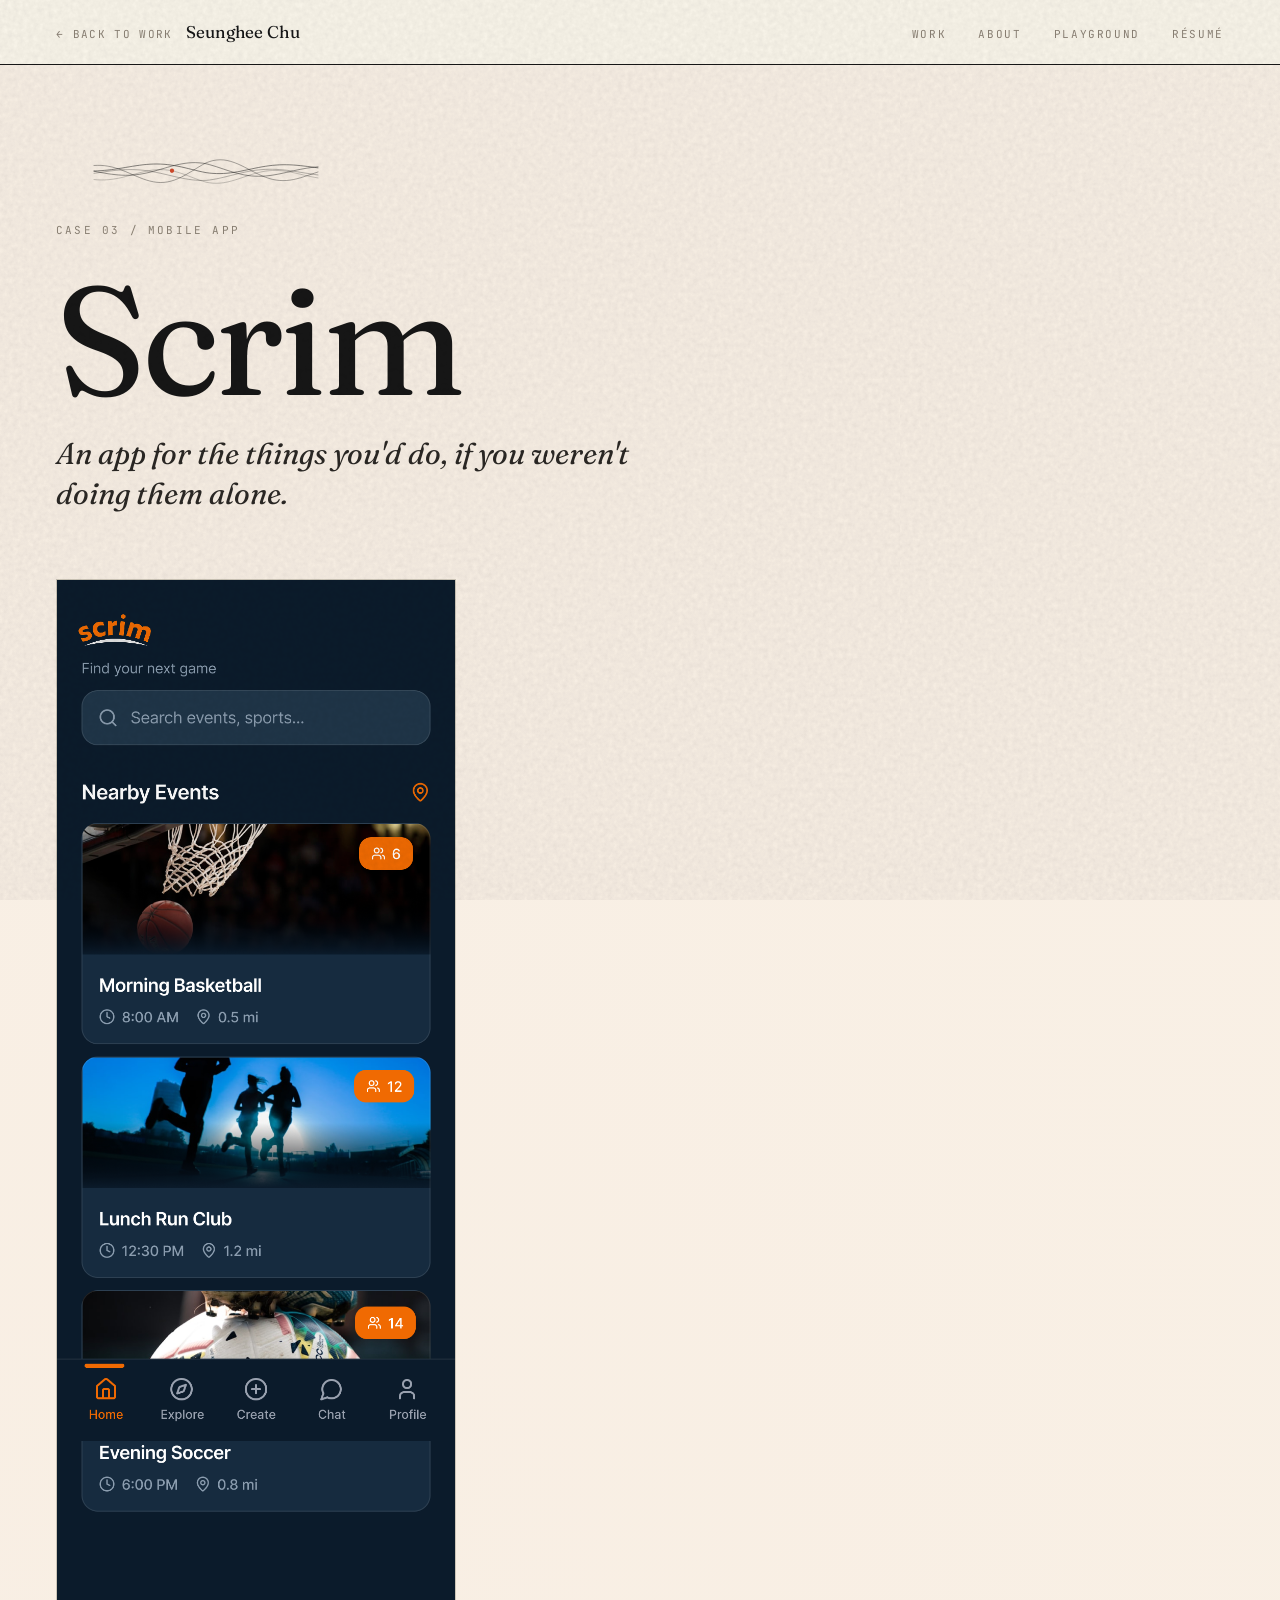
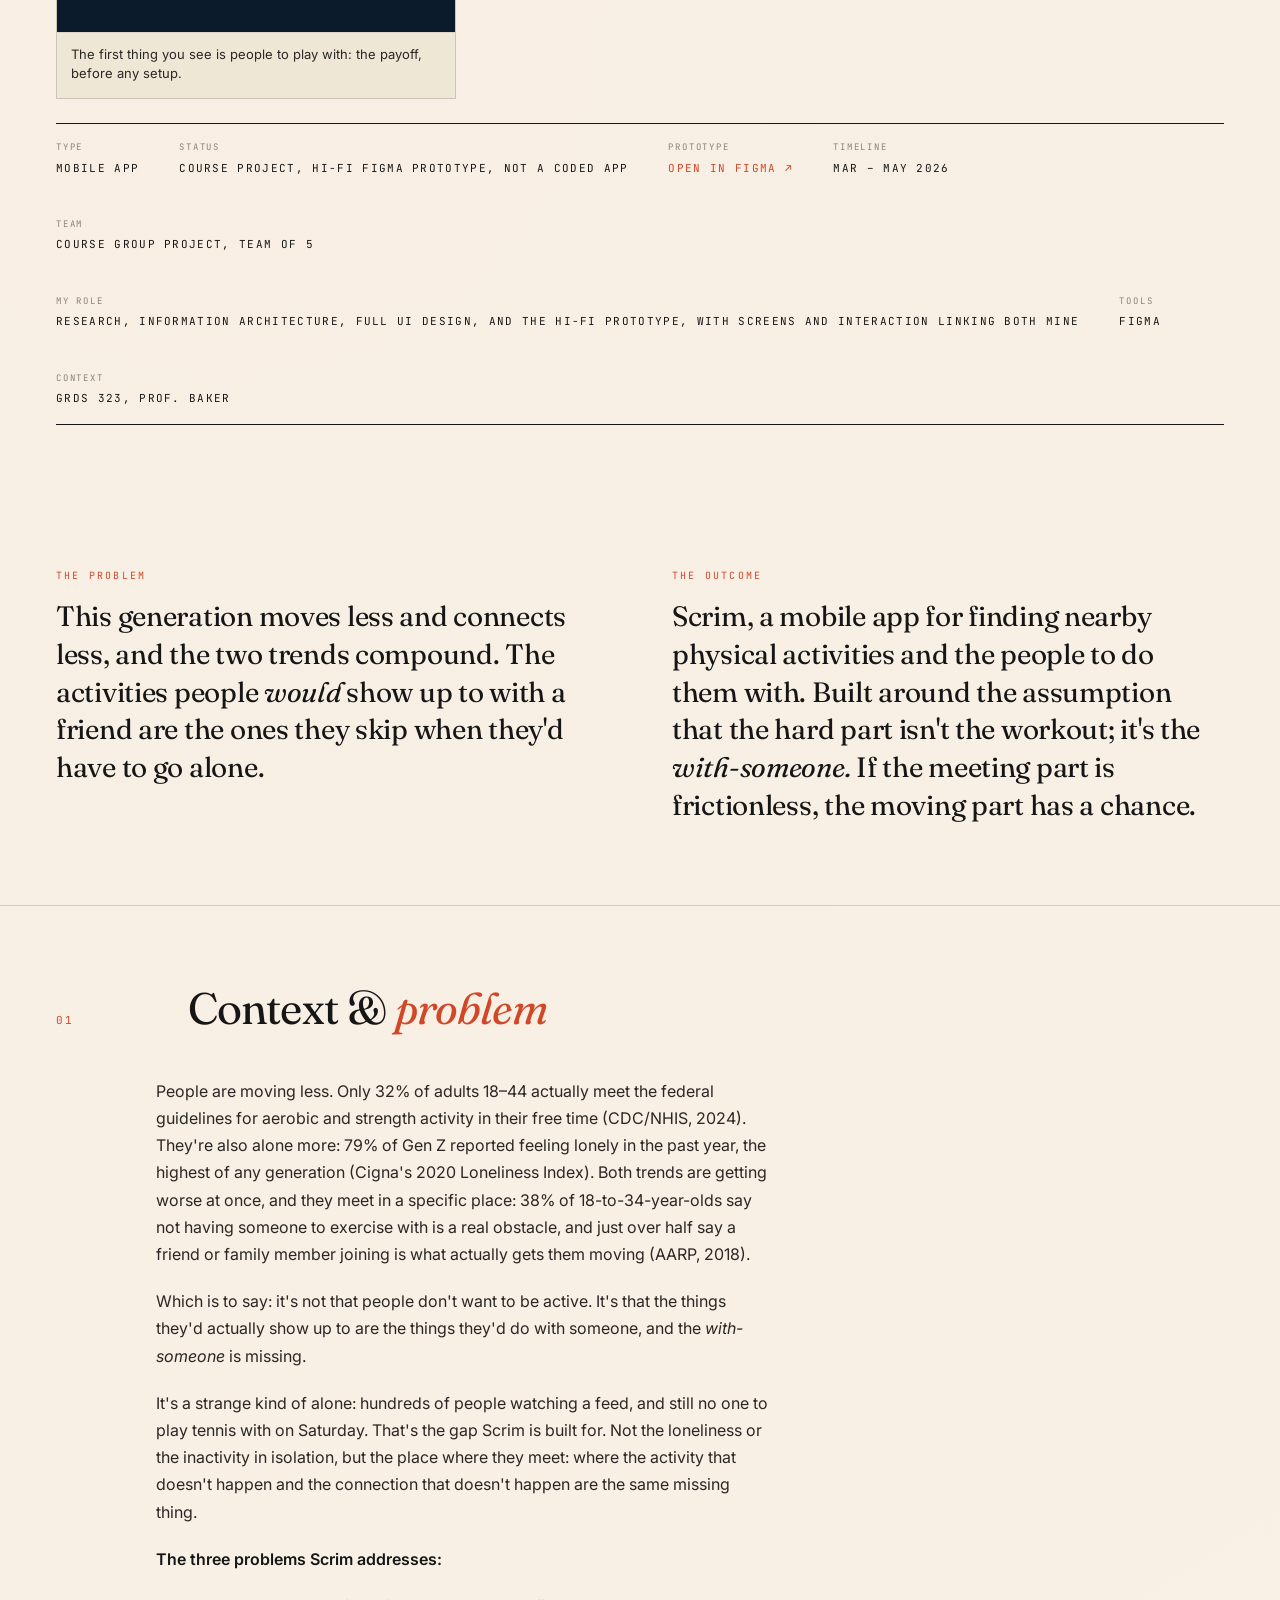
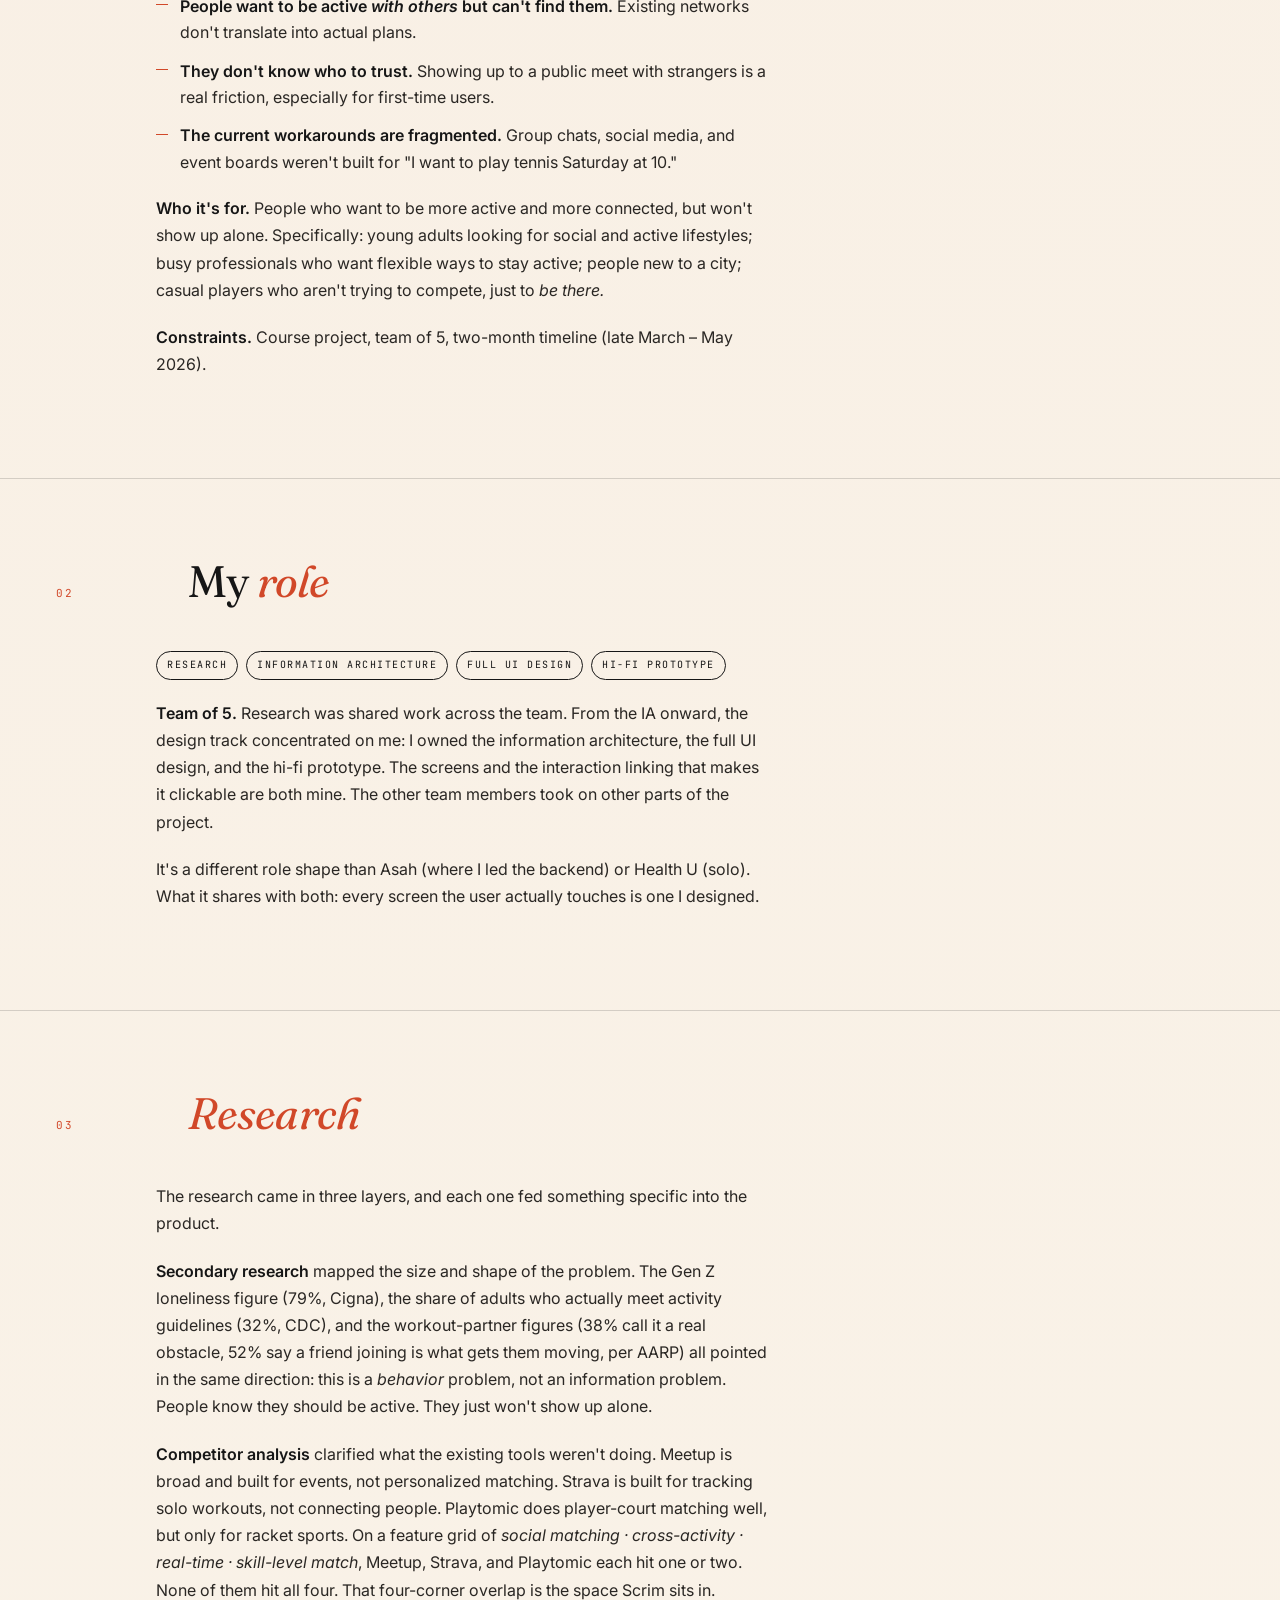
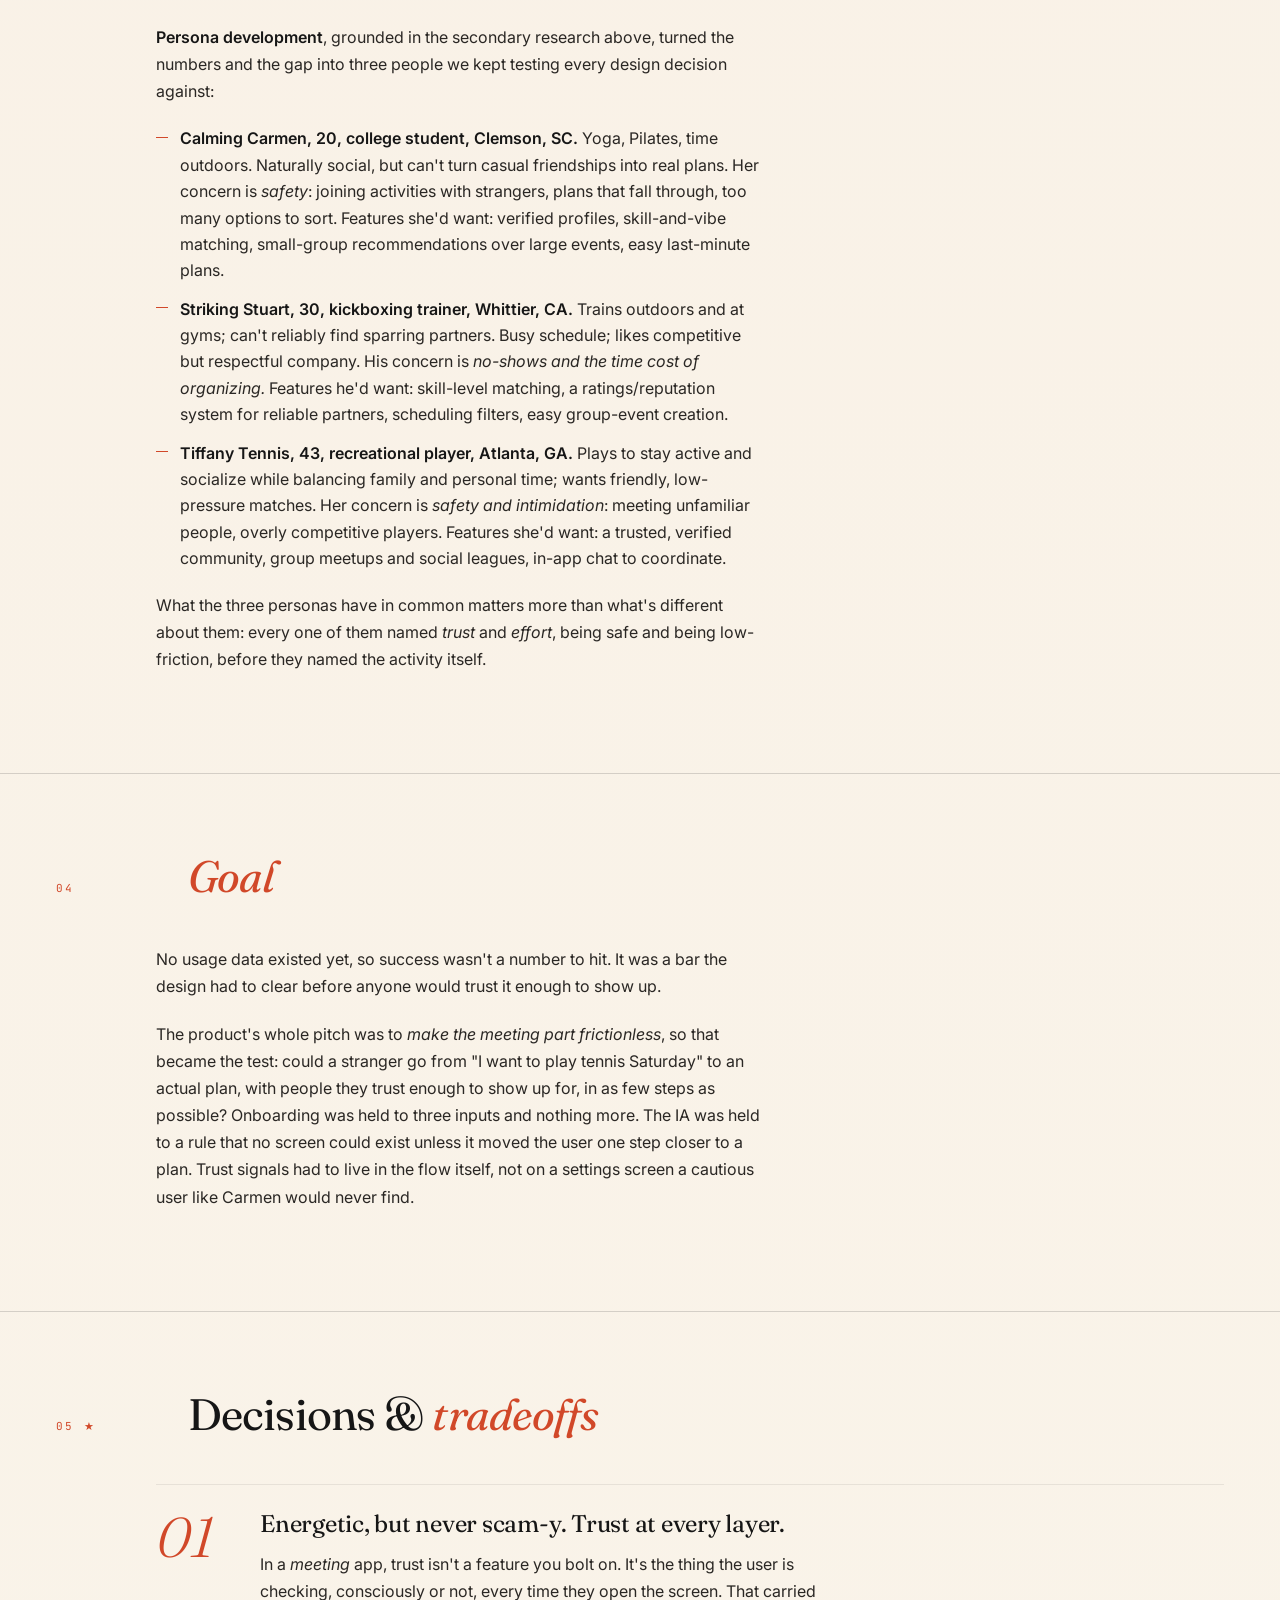
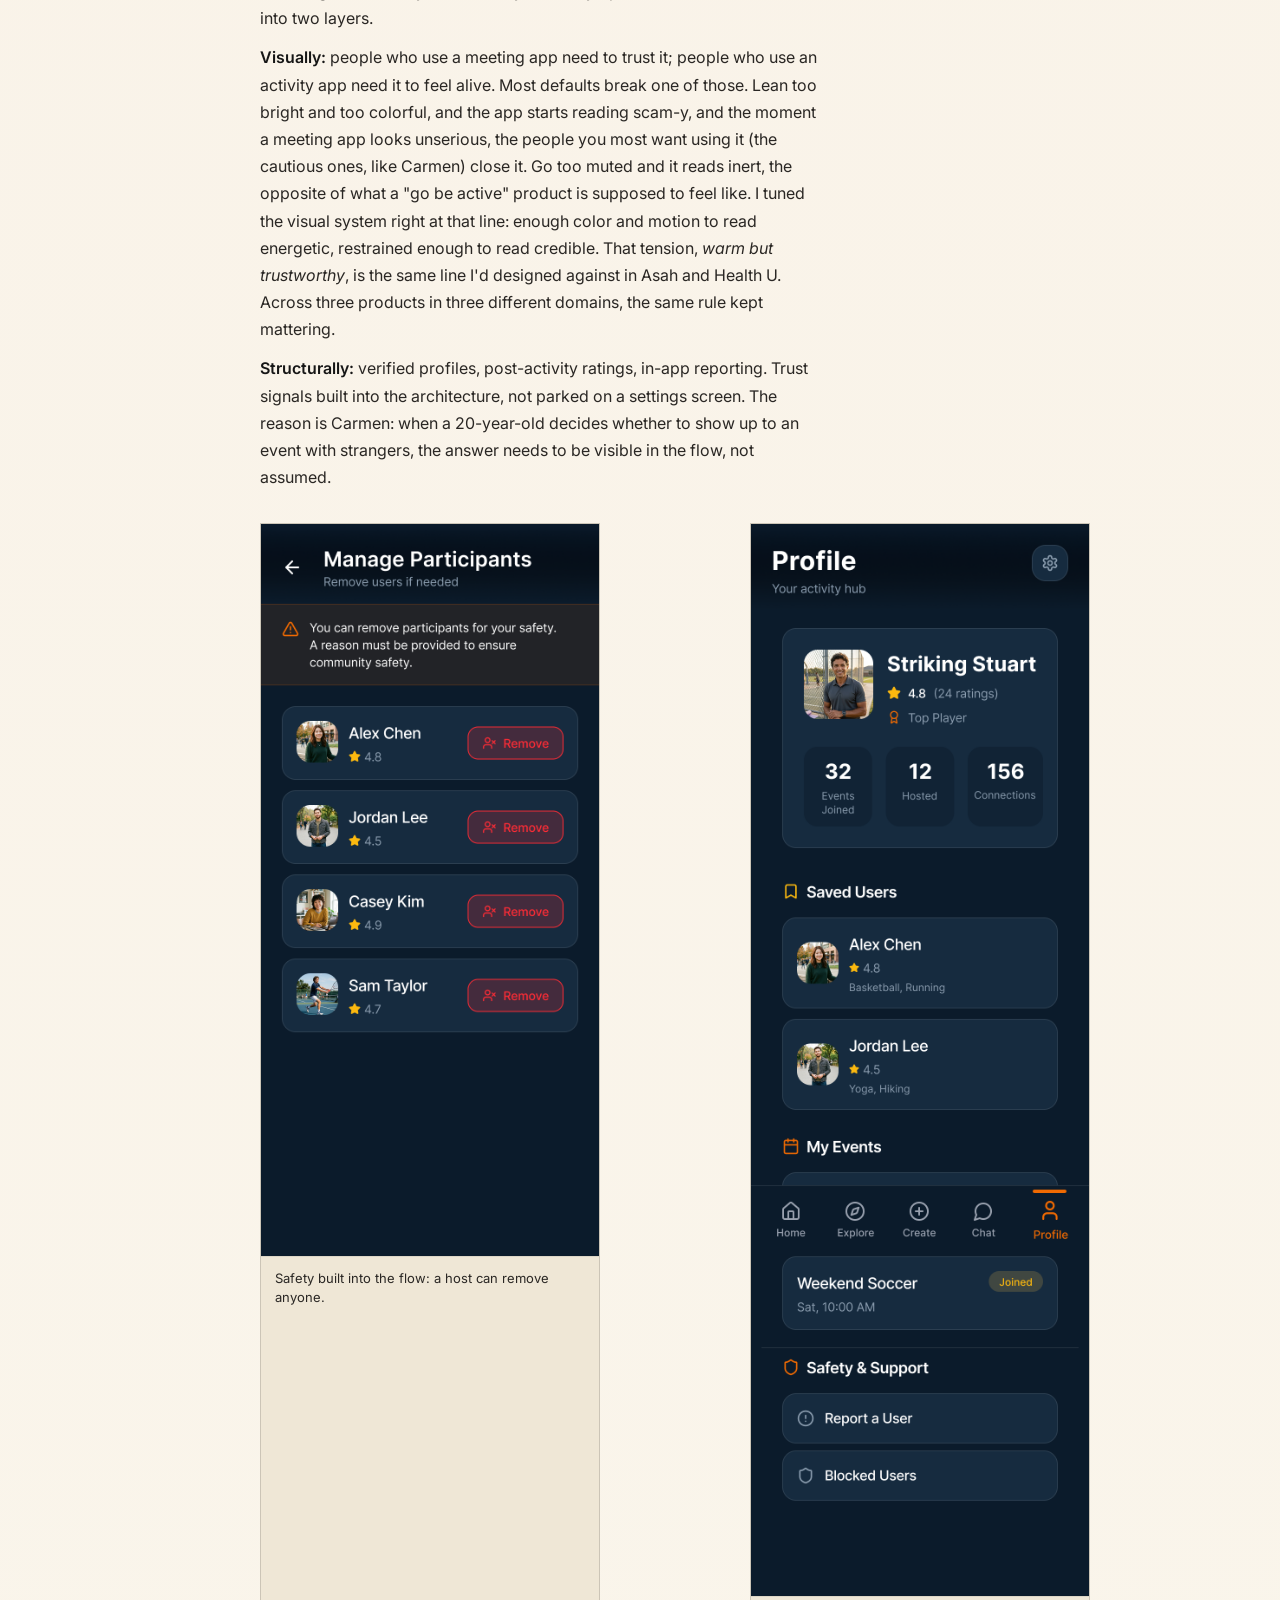
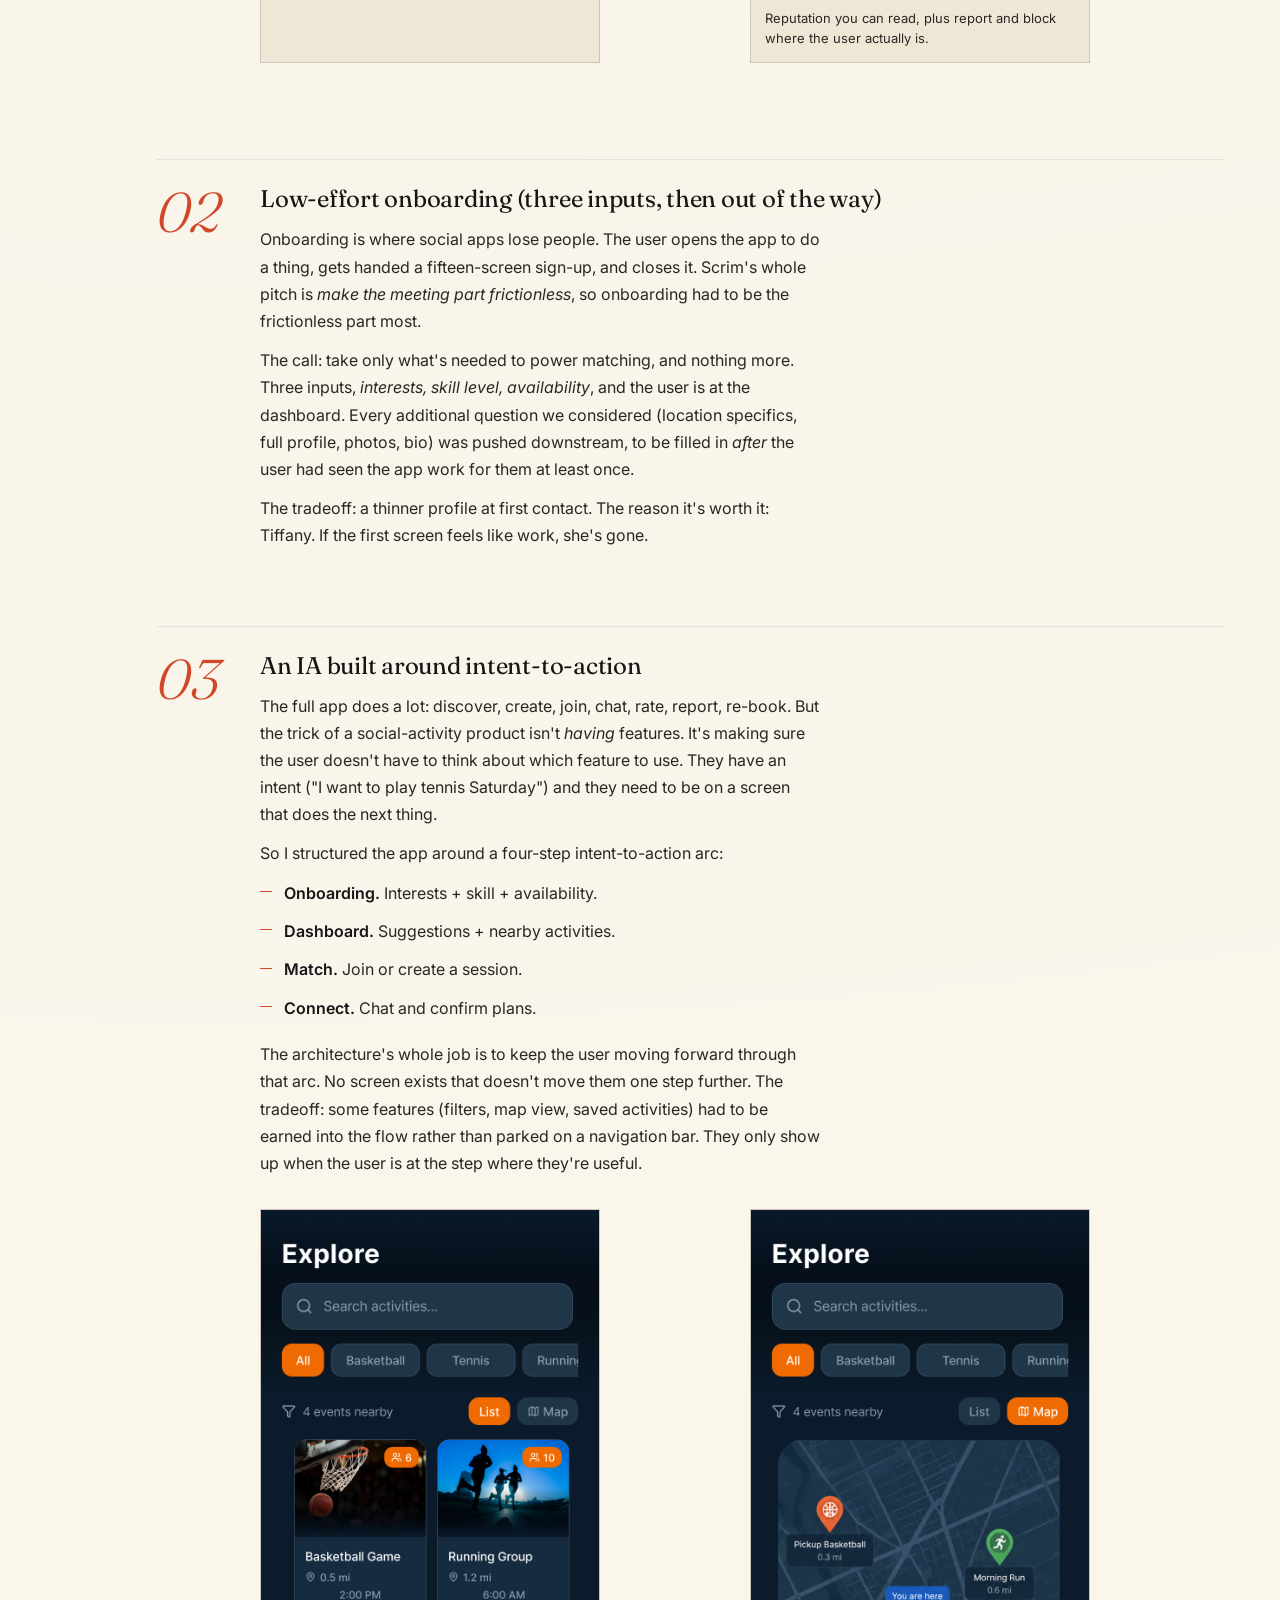
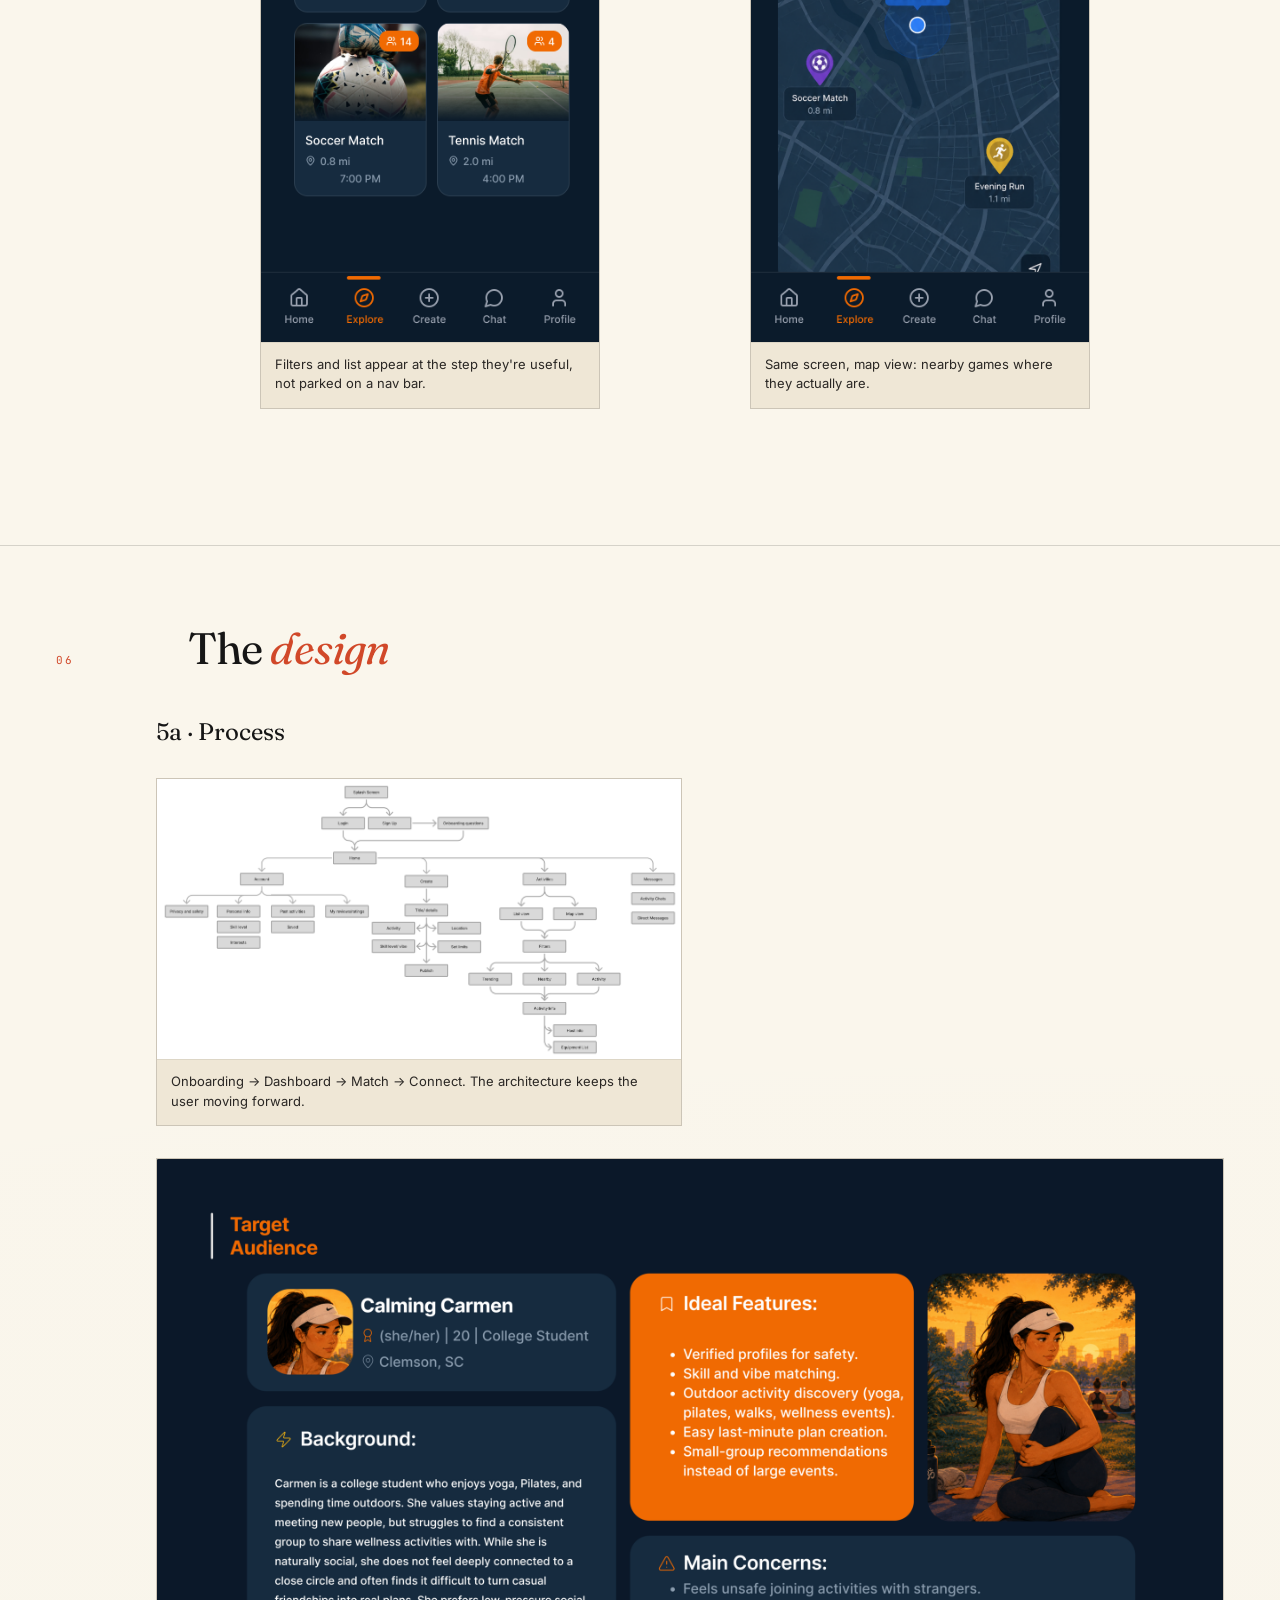
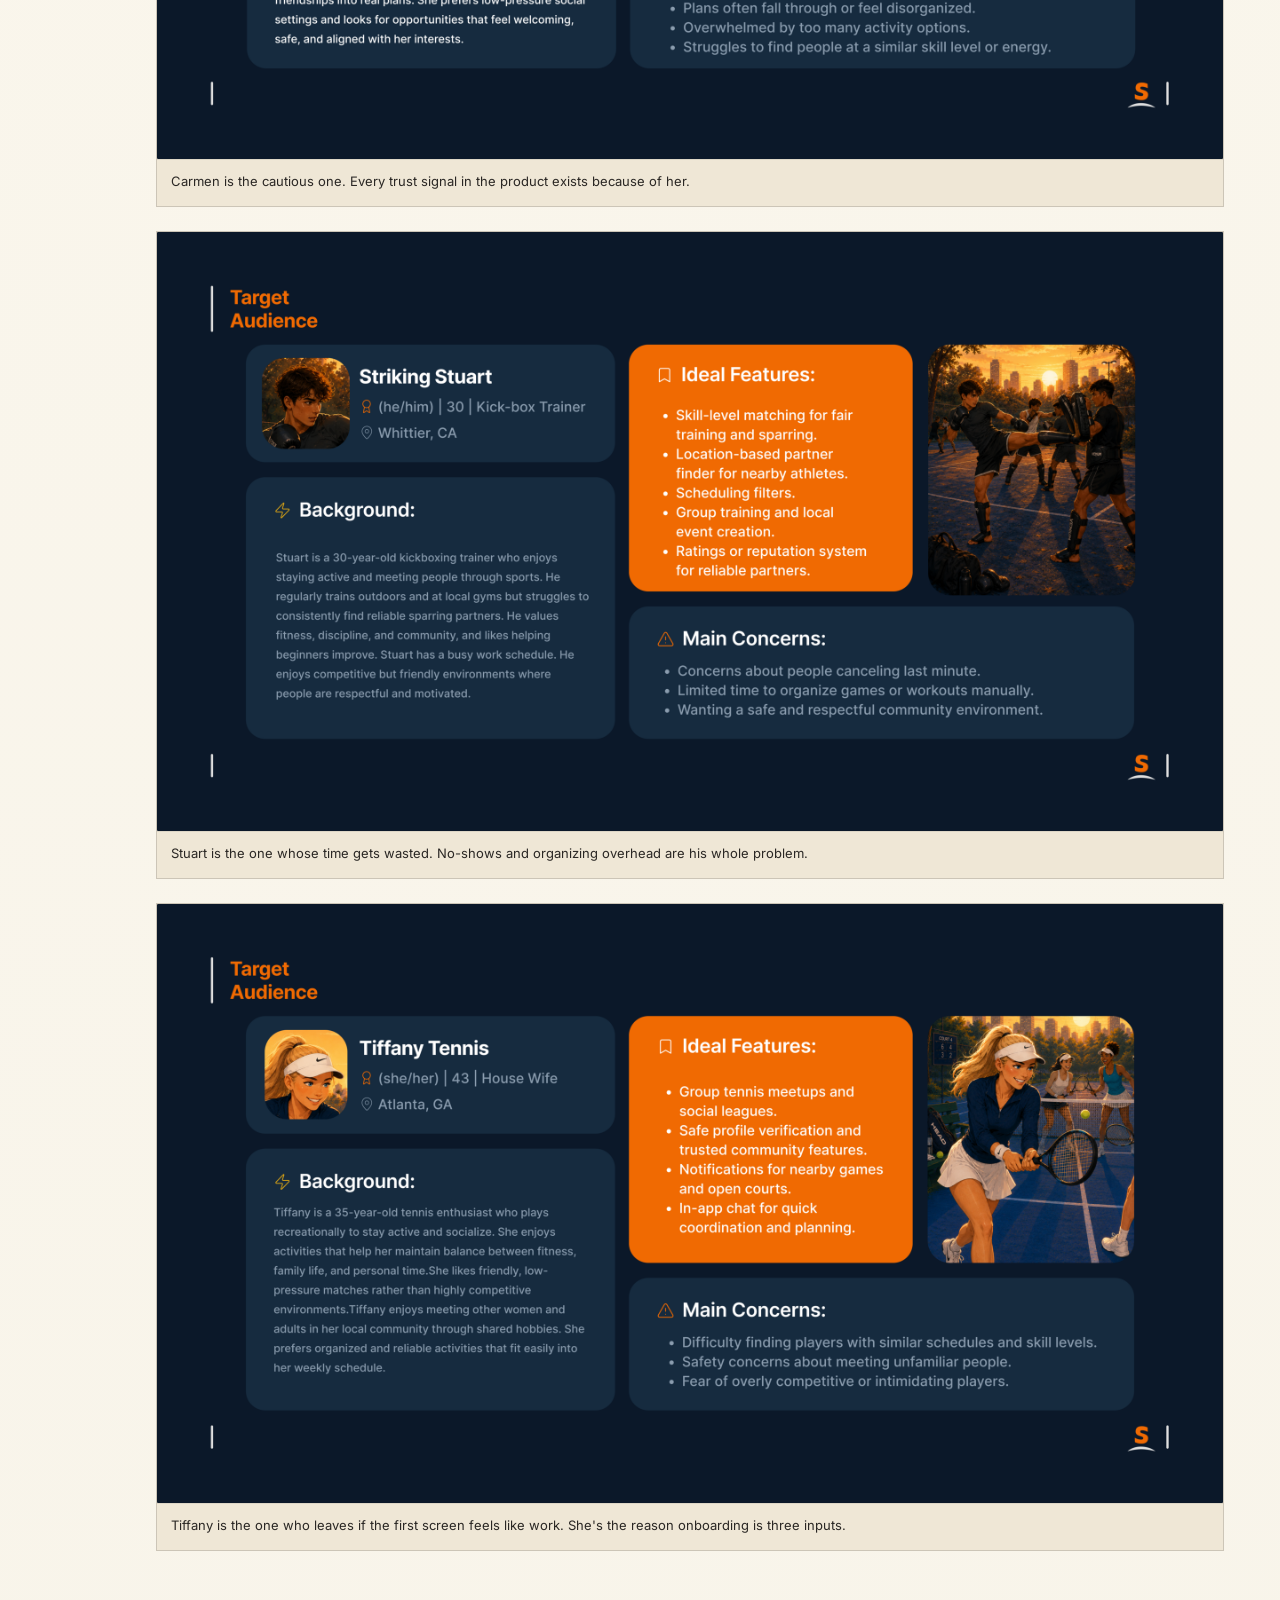
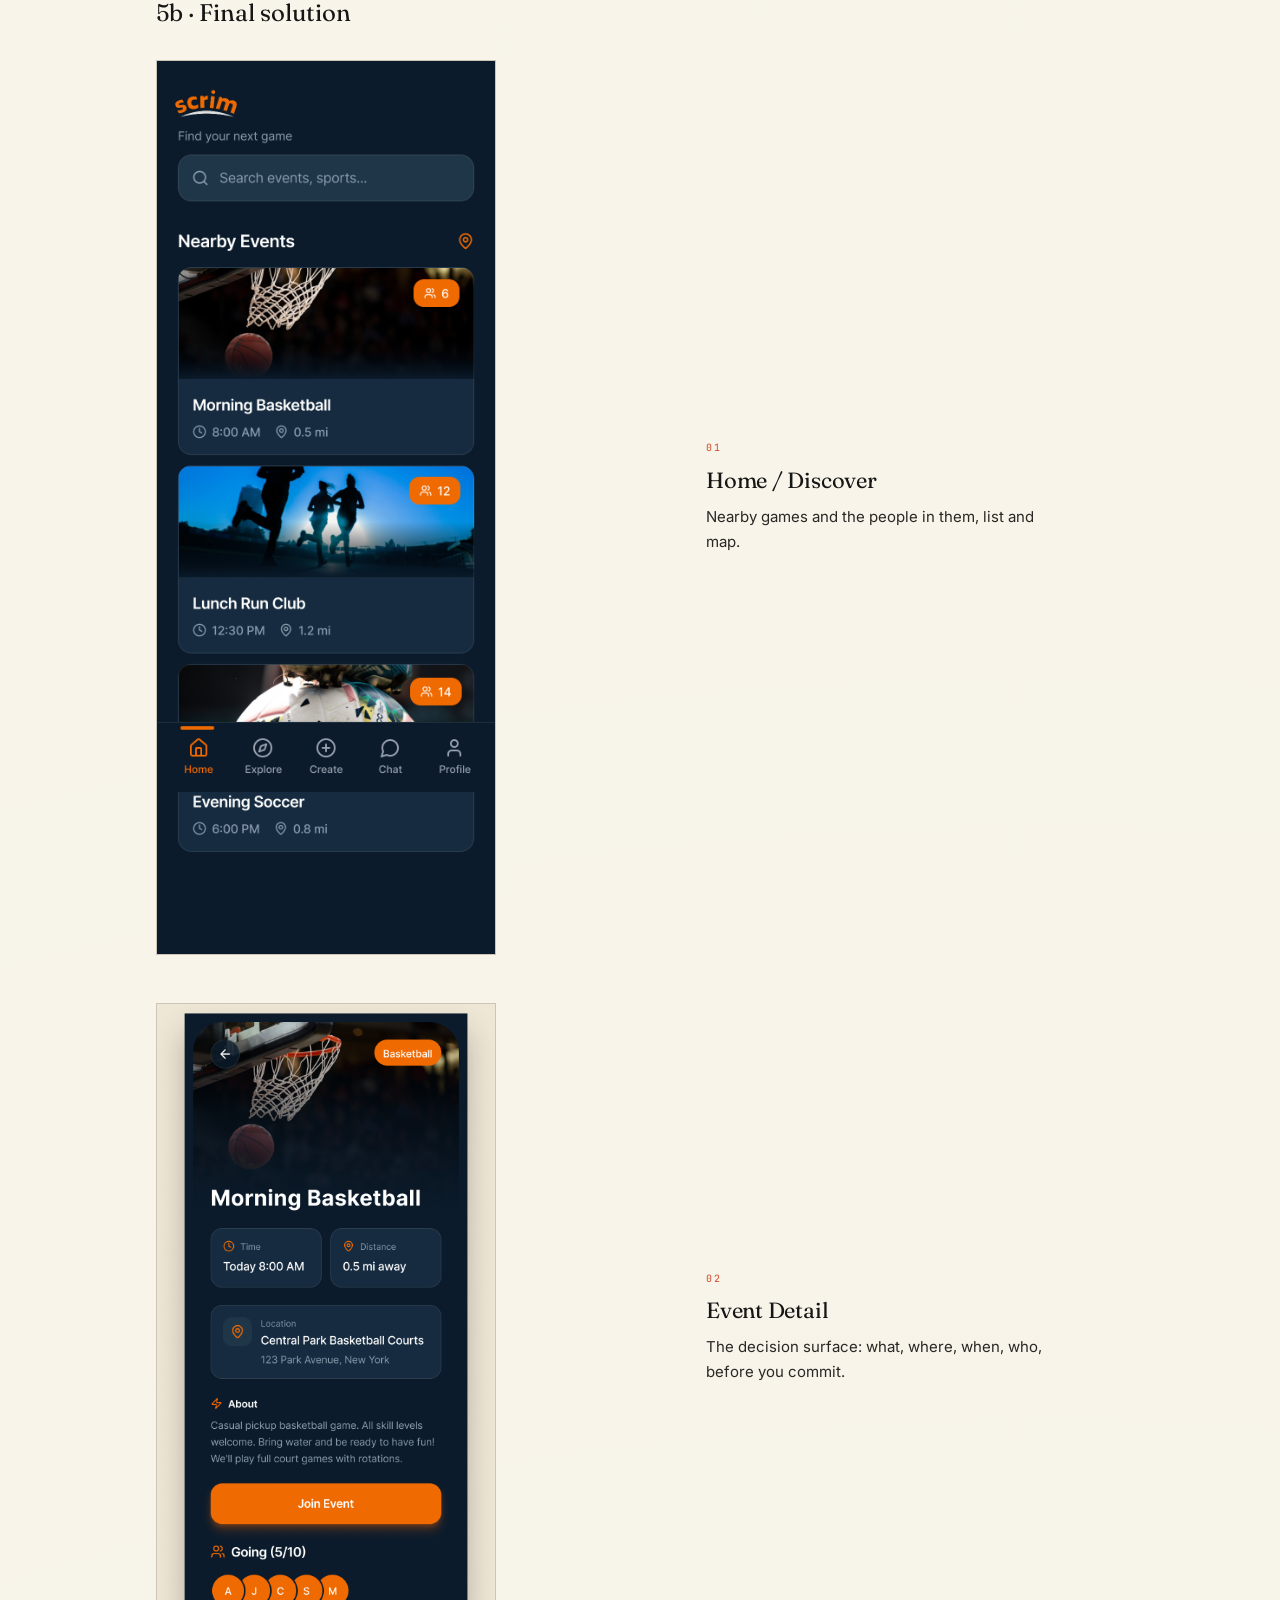
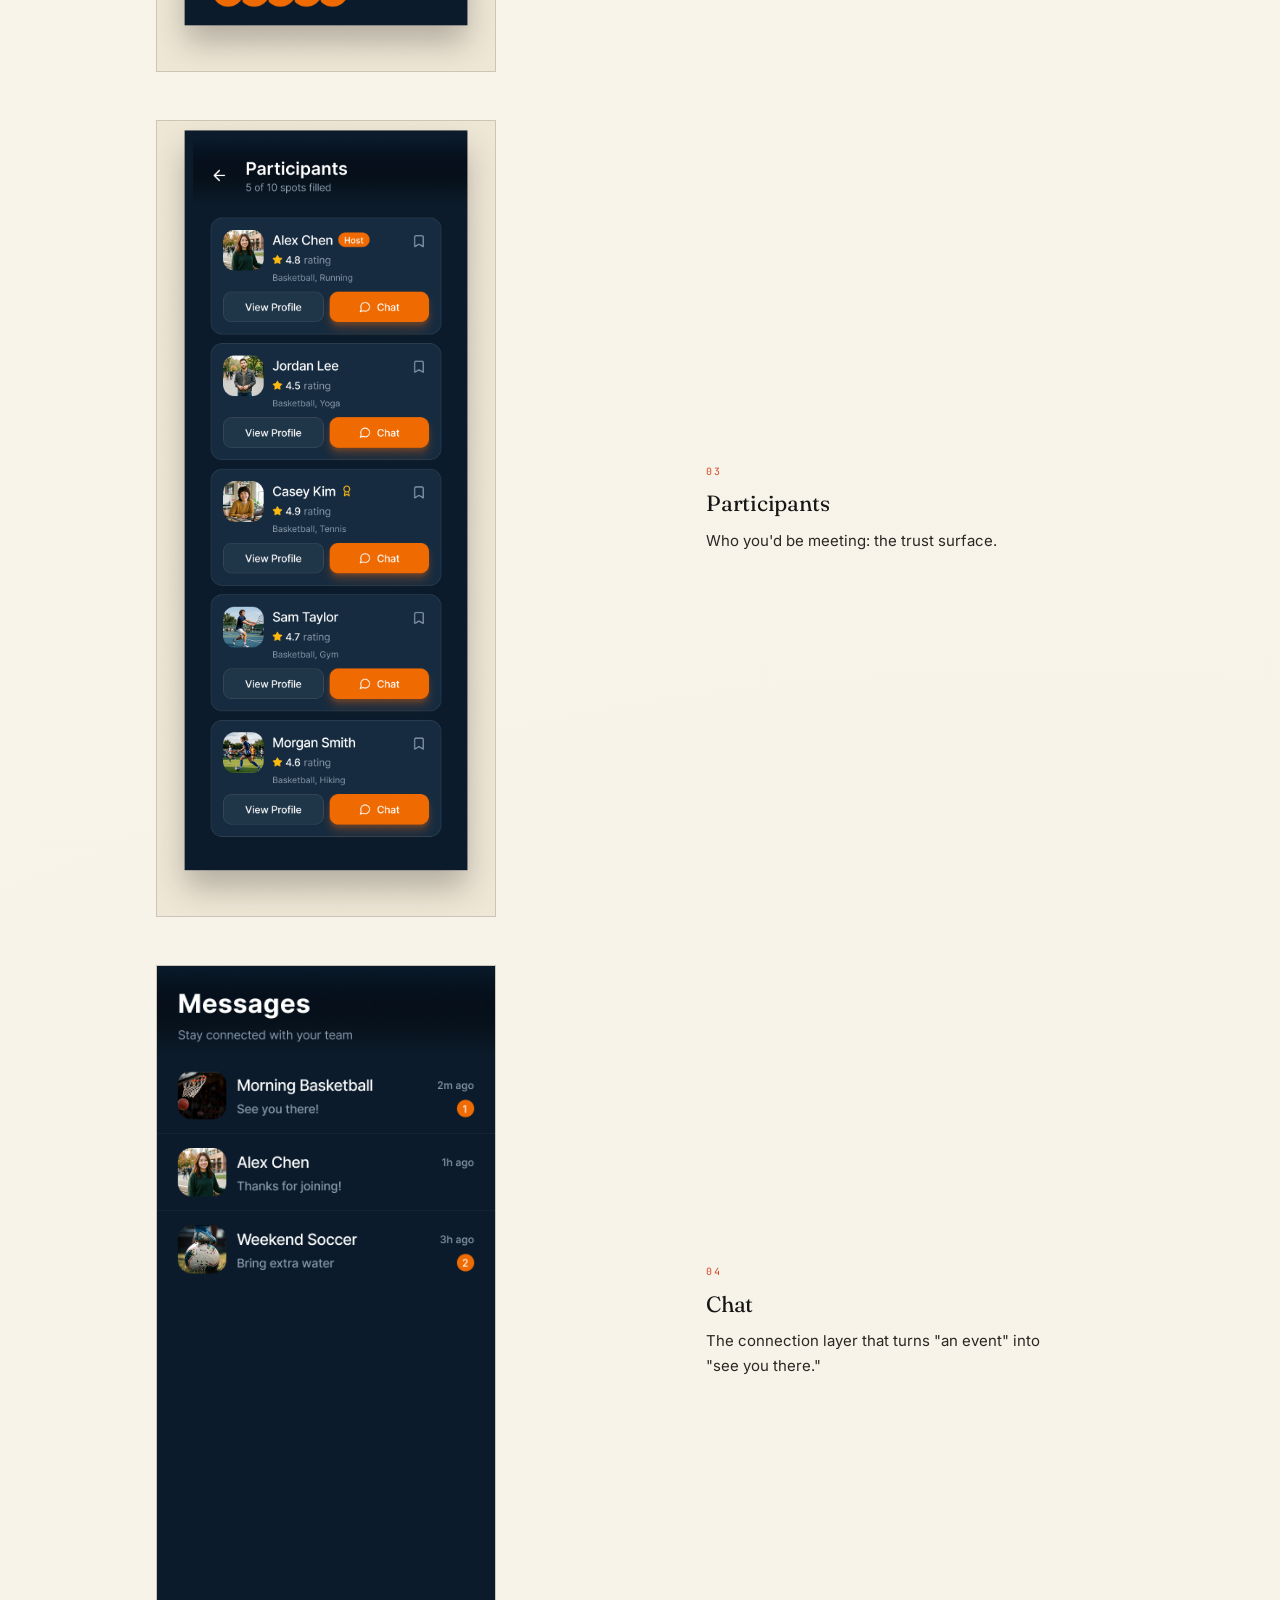
<file: scrim/index.html>
<!DOCTYPE html>
<html lang="en">
<head>
<meta charset="UTF-8">
<meta name="viewport" content="width=device-width, initial-scale=1.0">
<title>Scrim · Seunghee Chu</title>
<meta name="description" content="Scrim · social activity app. A case study by Seunghee Chu.">
<meta name="theme-color" content="#FAF6EC">
<link rel="canonical" href="https://chuseungh2.github.io/portfolio/scrim/">
<link rel="icon" type="image/svg+xml" href="../assets/favicon.svg">
<meta property="og:type" content="article">
<meta property="og:title" content="Scrim · Seunghee Chu">
<meta property="og:description" content="Scrim · social activity app. A case study by Seunghee Chu.">
<meta property="og:url" content="https://chuseungh2.github.io/portfolio/scrim/">
<meta property="og:image" content="https://chuseungh2.github.io/portfolio/assets/images/scrim/scrim-home-discover.png">
<meta name="twitter:card" content="summary_large_image">

<link rel="preconnect" href="https://fonts.googleapis.com">
<link rel="preconnect" href="https://fonts.gstatic.com" crossorigin>
<link href="https://fonts.googleapis.com/css2?family=Fraunces:ital,opsz,wght@0,9..144,300;0,9..144,400;0,9..144,500;1,9..144,400;1,9..144,500&family=Inter:wght@300;400;500;600&family=JetBrains+Mono:wght@400;500&display=swap" rel="stylesheet">

<link rel="stylesheet" href="../assets/css/styles.css">
</head>
<body>

<a class="skip-link" href="#main">Skip to content</a>

<nav class="nav">
  <div class="nav-inner">
    <a class="nav-mark" href="../index.html#work">
      <span class="back">← Back to work</span>Seunghee Chu
    </a>
    <button class="nav-toggle" aria-label="Toggle navigation" aria-expanded="false" aria-controls="site-nav-links">
      <span></span><span></span><span></span>
    </button>
    <div class="nav-links" id="site-nav-links">
      <a href="../index.html#work">Work</a>
      <a href="../index.html#about">About</a>
      <a href="../index.html#playground">Playground</a>
      <a href="../resume.pdf" target="_blank" rel="noopener">Résumé</a>
    </div>
  </div>
</nav>

<main id="main">

  <section class="wrap case-hero">
    <div class="case-mark" aria-hidden="true" data-mark="scrim"></div>
    <p class="case-eyebrow">Case 03 / Mobile app</p>
    <h1>Scrim</h1>
    <p class="tagline">An app for the things you'd do, if you weren't doing them alone.</p>

    <figure class="case-hero-visual case-image-figure is-phone">
      <img width="780" height="2062" fetchpriority="high" decoding="async" src="../assets/images/scrim/scrim-home-discover.png" alt="The first thing you see is people to play with: the payoff, before any setup." style="width:100%;height:auto">
      <figcaption class="case-figure-caption">The first thing you see is people to play with: the payoff, before any setup.</figcaption>
    </figure>

    <dl class="case-meta-strip">
      <div><dt>Type</dt><dd>Mobile app</dd></div>
      <div><dt>Status</dt><dd>Course project, hi-fi Figma prototype, not a coded app</dd></div>
      <div><dt>Prototype</dt><dd><a href="https://www.figma.com/proto/ugGWjW3q8QJVwfviQgIRsy/Scrim-Wireframe?node-id=548-763&amp;viewport=-2051%2C78%2C0.16&amp;t=LeeYztjTX8Iyy9QT-1&amp;scaling=scale-down&amp;content-scaling=fixed&amp;starting-point-node-id=548%3A763&amp;page-id=0%3A1" target="_blank" rel="noopener">Open in Figma ↗</a></dd></div>
      <div><dt>Timeline</dt><dd>Mar – May 2026</dd></div>
      <div><dt>Team</dt><dd>Course group project, team of 5</dd></div>
      <div><dt>My role</dt><dd>Research, information architecture, full UI design, and the hi-fi prototype, with screens and interaction linking both mine</dd></div>
      <div><dt>Tools</dt><dd>Figma</dd></div>
      <div><dt>Context</dt><dd>GRDS 323, Prof. Baker</dd></div>
    </dl>
  </section>

  <section class="wrap snapshot">
    <div class="snap-block">
      <p class="snap-label">The problem</p>
      <p>This generation moves less and connects less, and the two trends compound. The activities people <em>would</em> show up to with a friend are the ones they skip when they'd have to go alone.</p>
    </div>
    <div class="snap-block">
      <p class="snap-label">The outcome</p>
      <p>Scrim, a mobile app for finding nearby physical activities and the people to do them with. Built around the assumption that the hard part isn't the workout; it's the <em>with-someone.</em> If the meeting part is frictionless, the moving part has a chance.</p>
    </div>
  </section>

  <section class="wrap case-section">
    <div class="case-section-head">
      <span class="num">01</span>
      <h2>Context &amp; <em>problem</em></h2>
    </div>
    <div class="case-body">
      <p>People are moving less. Only 32% of adults 18–44 actually meet the federal guidelines for aerobic and strength activity in their free time (CDC/NHIS, 2024). They're also alone more: 79% of Gen Z reported feeling lonely in the past year, the highest of any generation (Cigna's 2020 Loneliness Index). Both trends are getting worse at once, and they meet in a specific place: 38% of 18-to-34-year-olds say not having someone to exercise with is a real obstacle, and just over half say a friend or family member joining is what actually gets them moving (AARP, 2018).</p>
      <p>Which is to say: it's not that people don't want to be active. It's that the things they'd actually show up to are the things they'd do with someone, and the <em>with-someone</em> is missing.</p>
      <p>It's a strange kind of alone: hundreds of people watching a feed, and still no one to play tennis with on Saturday. That's the gap Scrim is built for. Not the loneliness or the inactivity in isolation, but the place where they meet: where the activity that doesn't happen and the connection that doesn't happen are the same missing thing.</p>
      <p><strong>The three problems Scrim addresses:</strong></p>
      <ol class="case-ordered">
        <li><strong>People want to be active <em>with others</em> but can't find them.</strong> Existing networks don't translate into actual plans.</li>
        <li><strong>They don't know who to trust.</strong> Showing up to a public meet with strangers is a real friction, especially for first-time users.</li>
        <li><strong>The current workarounds are fragmented.</strong> Group chats, social media, and event boards weren't built for "I want to play tennis Saturday at 10."</li>
      </ol>
      <p><strong>Who it's for.</strong> People who want to be more active and more connected, but won't show up alone. Specifically: young adults looking for social and active lifestyles; busy professionals who want flexible ways to stay active; people new to a city; casual players who aren't trying to compete, just to <em>be there.</em></p>
      <p><strong>Constraints.</strong> Course project, team of 5, two-month timeline (late March – May 2026).</p>
    </div>
  </section>

  <section class="wrap case-section">
    <div class="case-section-head">
      <span class="num">02</span>
      <h2>My <em>role</em></h2>
    </div>
    <div class="case-body">
      <div class="role-tags">
        <span>Research</span>
        <span>Information architecture</span>
        <span>Full UI design</span>
        <span>Hi-fi prototype</span>
      </div>
      <p><strong>Team of 5.</strong> Research was shared work across the team. From the IA onward, the design track concentrated on me: I owned the information architecture, the full UI design, and the hi-fi prototype. The screens and the interaction linking that makes it clickable are both mine. The other team members took on other parts of the project.</p>
      <p>It's a different role shape than <a href="../asah/">Asah</a> (where I led the backend) or <a href="../health-u/">Health U</a> (solo). What it shares with both: every screen the user actually touches is one I designed.</p>
    </div>
  </section>

  <section class="wrap case-section">
    <div class="case-section-head">
      <span class="num">03</span>
      <h2><em>Research</em></h2>
    </div>
    <div class="case-body">
      <p>The research came in three layers, and each one fed something specific into the product.</p>
      <p><strong>Secondary research</strong> mapped the size and shape of the problem. The Gen Z loneliness figure (79%, Cigna), the share of adults who actually meet activity guidelines (32%, CDC), and the workout-partner figures (38% call it a real obstacle, 52% say a friend joining is what gets them moving, per AARP) all pointed in the same direction: this is a <em>behavior</em> problem, not an information problem. People know they should be active. They just won't show up alone.</p>
      <p><strong>Competitor analysis</strong> clarified what the existing tools weren't doing. Meetup is broad and built for events, not personalized matching. Strava is built for tracking solo workouts, not connecting people. Playtomic does player-court matching well, but only for racket sports. On a feature grid of <em>social matching · cross-activity · real-time · skill-level match</em>, Meetup, Strava, and Playtomic each hit one or two. None of them hit all four. That four-corner overlap is the space Scrim sits in.</p>
      <p><strong>Persona development</strong>, grounded in the secondary research above, turned the numbers and the gap into three people we kept testing every design decision against:</p>
      <ul>
        <li><strong>Calming Carmen, 20, college student, Clemson, SC.</strong> Yoga, Pilates, time outdoors. Naturally social, but can't turn casual friendships into real plans. Her concern is <em>safety</em>: joining activities with strangers, plans that fall through, too many options to sort. Features she'd want: verified profiles, skill-and-vibe matching, small-group recommendations over large events, easy last-minute plans.</li>
        <li><strong>Striking Stuart, 30, kickboxing trainer, Whittier, CA.</strong> Trains outdoors and at gyms; can't reliably find sparring partners. Busy schedule; likes competitive but respectful company. His concern is <em>no-shows and the time cost of organizing.</em> Features he'd want: skill-level matching, a ratings/reputation system for reliable partners, scheduling filters, easy group-event creation.</li>
        <li><strong>Tiffany Tennis, 43, recreational player, Atlanta, GA.</strong> Plays to stay active and socialize while balancing family and personal time; wants friendly, low-pressure matches. Her concern is <em>safety and intimidation</em>: meeting unfamiliar people, overly competitive players. Features she'd want: a trusted, verified community, group meetups and social leagues, in-app chat to coordinate.</li>
      </ul>
      <p>What the three personas have in common matters more than what's different about them: every one of them named <em>trust</em> and <em>effort</em>, being safe and being low-friction, before they named the activity itself.</p>
    </div>
  </section>

  <section class="wrap case-section">
    <div class="case-section-head">
      <span class="num">04</span>
      <h2><em>Goal</em></h2>
    </div>
    <div class="case-body">
      <p>No usage data existed yet, so success wasn't a number to hit. It was a bar the design had to clear before anyone would trust it enough to show up.</p>
      <p>The product's whole pitch was to <em>make the meeting part frictionless</em>, so that became the test: could a stranger go from "I want to play tennis Saturday" to an actual plan, with people they trust enough to show up for, in as few steps as possible? Onboarding was held to three inputs and nothing more. The IA was held to a rule that no screen could exist unless it moved the user one step closer to a plan. Trust signals had to live in the flow itself, not on a settings screen a cautious user like Carmen would never find.</p>
      <p><span class="inline-note">[Kelly: this is my read of your implicit success bar, built from your own copy in Decisions 01-03 — confirm it's right or rewrite it. If the final critique set a more specific bar (a rubric, a professor's stated expectation), that's worth naming here instead.]</span></p>
    </div>
  </section>

  <section class="wrap case-section">
    <div class="case-section-head">
      <span class="num">05 ★</span>
      <h2>Decisions &amp; <em>tradeoffs</em></h2>
    </div>
    <div class="case-body is-wide">
      <div class="decisions">
        <div class="decision">
          <span class="d-num">01</span>
          <div>
            <h3>Energetic, but never scam-y. Trust at every layer.</h3>
            <p>In a <em>meeting</em> app, trust isn't a feature you bolt on. It's the thing the user is checking, consciously or not, every time they open the screen. That carried into two layers.</p>
            <p><strong>Visually:</strong> people who use a meeting app need to trust it; people who use an activity app need it to feel alive. Most defaults break one of those. Lean too bright and too colorful, and the app starts reading scam-y, and the moment a meeting app looks unserious, the people you most want using it (the cautious ones, like Carmen) close it. Go too muted and it reads inert, the opposite of what a "go be active" product is supposed to feel like. I tuned the visual system right at that line: enough color and motion to read energetic, restrained enough to read credible. That tension, <em>warm but trustworthy</em>, is the same line I'd designed against in <a href="../asah/">Asah</a> and <a href="../health-u/">Health U</a>. Across three products in three different domains, the same rule kept mattering.</p>
            <p><strong>Structurally:</strong> verified profiles, post-activity ratings, in-app reporting. Trust signals built into the architecture, not parked on a settings screen. The reason is Carmen: when a 20-year-old decides whether to show up to an event with strangers, the answer needs to be visible in the flow, not assumed.</p>
            <div class="artifact-grid">
              <figure class="artifact is-phone">
                <img width="780" height="1688" loading="lazy" decoding="async" src="../assets/images/scrim/scrim-manage-participants.png" alt="Safety built into the flow: a host can remove anyone." style="width:100%;height:auto">
                <figcaption class="case-figure-caption">Safety built into the flow: a host can remove anyone.</figcaption>
              </figure>
              <figure class="artifact is-phone">
                <img width="780" height="2474" loading="lazy" decoding="async" src="../assets/images/scrim/scrim-profile.png" alt="Reputation you can read, plus report and block where the user actually is." style="width:100%;height:auto">
                <figcaption class="case-figure-caption">Reputation you can read, plus report and block where the user actually is.</figcaption>
              </figure>
            </div>
          </div>
        </div>

        <div class="decision">
          <span class="d-num">02</span>
          <div>
            <h3>Low-effort onboarding (three inputs, then out of the way)</h3>
            <p>Onboarding is where social apps lose people. The user opens the app to do a thing, gets handed a fifteen-screen sign-up, and closes it. Scrim's whole pitch is <em>make the meeting part frictionless</em>, so onboarding had to be the frictionless part most.</p>
            <p>The call: take only what's needed to power matching, and nothing more. Three inputs, <em>interests, skill level, availability</em>, and the user is at the dashboard. Every additional question we considered (location specifics, full profile, photos, bio) was pushed downstream, to be filled in <em>after</em> the user had seen the app work for them at least once.</p>
            <p>The tradeoff: a thinner profile at first contact. The reason it's worth it: Tiffany. If the first screen feels like work, she's gone.</p>
          </div>
        </div>

        <div class="decision">
          <span class="d-num">03</span>
          <div>
            <h3>An IA built around intent-to-action</h3>
            <p>The full app does a lot: discover, create, join, chat, rate, report, re-book. But the trick of a social-activity product isn't <em>having</em> features. It's making sure the user doesn't have to think about which feature to use. They have an intent ("I want to play tennis Saturday") and they need to be on a screen that does the next thing.</p>
            <p>So I structured the app around a four-step intent-to-action arc:</p>
            <ol class="case-ordered">
              <li><strong>Onboarding.</strong> Interests + skill + availability.</li>
              <li><strong>Dashboard.</strong> Suggestions + nearby activities.</li>
              <li><strong>Match.</strong> Join or create a session.</li>
              <li><strong>Connect.</strong> Chat and confirm plans.</li>
            </ol>
            <p>The architecture's whole job is to keep the user moving forward through that arc. No screen exists that doesn't move them one step further. The tradeoff: some features (filters, map view, saved activities) had to be earned into the flow rather than parked on a navigation bar. They only show up when the user is at the step where they're useful.</p>
            <div class="artifact-grid">
              <figure class="artifact is-phone">
                <img width="780" height="1688" loading="lazy" decoding="async" src="../assets/images/scrim/scrim-explore-list.png" alt="Filters and list appear at the step they're useful, not parked on a nav bar." style="width:100%;height:auto">
                <figcaption class="case-figure-caption">Filters and list appear at the step they're useful, not parked on a nav bar.</figcaption>
              </figure>
              <figure class="artifact is-phone">
                <img width="780" height="1688" loading="lazy" decoding="async" src="../assets/images/scrim/scrim-explore-map.png" alt="Same screen, map view: nearby games where they actually are." style="width:100%;height:auto">
                <figcaption class="case-figure-caption">Same screen, map view: nearby games where they actually are.</figcaption>
              </figure>
            </div>
          </div>
        </div>
      </div>
    </div>
  </section>

  <section class="wrap case-section">
    <div class="case-section-head">
      <span class="num">06</span>
      <h2>The <em>design</em></h2>
    </div>
    <div class="case-body is-wide">
      <h3 class="case-subhead">5a · Process</h3>
      <div class="artifact-grid">
        <figure class="artifact">
          <img width="4330" height="2314" loading="lazy" decoding="async" src="../assets/images/scrim/scrim-ia-map.png" alt="Onboarding → Dashboard → Match → Connect. The architecture keeps the user moving forward." style="width:100%;height:auto">
          <figcaption class="case-figure-caption">Onboarding → Dashboard → Match → Connect. The architecture keeps the user moving forward.</figcaption>
        </figure>
      </div>

      <div class="persona-stack">
        <figure class="artifact">
          <img width="2400" height="1350" loading="lazy" decoding="async" src="../assets/images/scrim/scrim-persona-carmen.png" alt="Calming Carmen, 20, college student, Clemson SC. Background, ideal features (verified profiles, skill-and-vibe matching, small-group recommendations), and main concerns (feels unsafe joining activities with strangers; plans fall through)." style="width:100%;height:auto">
          <figcaption class="case-figure-caption">Carmen is the cautious one. Every trust signal in the product exists because of her.</figcaption>
        </figure>
        <figure class="artifact">
          <img width="2400" height="1350" loading="lazy" decoding="async" src="../assets/images/scrim/scrim-persona-stuart.png" alt="Striking Stuart, 30, kick-box trainer, Whittier CA. Background, ideal features (skill-level matching, scheduling filters, a ratings and reputation system), and main concerns (people canceling last minute; limited time to organize)." style="width:100%;height:auto">
          <figcaption class="case-figure-caption">Stuart is the one whose time gets wasted. No-shows and organizing overhead are his whole problem.</figcaption>
        </figure>
        <figure class="artifact">
          <img width="2400" height="1350" loading="lazy" decoding="async" src="../assets/images/scrim/scrim-persona-tiffany.png" alt="Tiffany Tennis, 43, Atlanta GA. Background, ideal features (group meetups and social leagues, safe profile verification, in-app chat), and main concerns (finding players with similar schedules and skill; intimidating players)." style="width:100%;height:auto">
          <figcaption class="case-figure-caption">Tiffany is the one who leaves if the first screen feels like work. She's the reason onboarding is three inputs.</figcaption>
        </figure>
      </div>

      <h3 class="case-subhead is-spaced">5b · Final solution</h3>
      <div class="screen-walkthrough">
        <!-- [Kelly: scrim-onboarding-1.png and scrim-onboarding-2.png are not exported yet
             (Figma 548:790 and 548:1092, see codex-image-handoff.md).
             Drop the PNGs into assets/images/scrim/ and restore these two screens —
             then renumber the six live screens below back to 03-08:
        <div class="screen">
          <figure class="screen-frame case-screen-figure">
            <img src="../assets/images/scrim/scrim-onboarding-1.png" alt="Onboarding asks a few quick taps, not a form — interests first, the rest later." style="width:100%;height:auto">
          </figure>
          <div class="screen-caption">
            <p class="num">01</p>
            <h4>Onboarding</h4>
            <p>Onboarding asks a few quick taps, not a form — interests first, the rest later.</p>
          </div>
        </div>
        <div class="screen">
          <figure class="screen-frame case-screen-figure">
            <img src="../assets/images/scrim/scrim-onboarding-2.png" alt="One more multi-select — goals — then Get Started." style="width:100%;height:auto">
          </figure>
          <div class="screen-caption">
            <p class="num">02</p>
            <h4>Onboarding Goals</h4>
            <p>One more multi-select — goals — then Get Started.</p>
          </div>
        </div>
        -->
        <div class="screen">
          <figure class="screen-frame case-screen-figure is-phone">
            <img width="780" height="2062" loading="lazy" decoding="async" src="../assets/images/scrim/scrim-home-discover.png" alt="Nearby games and the people in them, list and map." style="width:100%;height:auto">
          </figure>
          <div class="screen-caption">
            <p class="num">01</p>
            <h4>Home / Discover</h4>
            <p>Nearby games and the people in them, list and map.</p>
          </div>
        </div>
        <div class="screen">
          <figure class="screen-frame case-screen-figure is-phone">
            <img width="932" height="1840" loading="lazy" decoding="async" src="../assets/images/scrim/scrim-event-detail.png" alt="The decision surface: what, where, when, who, before you commit." style="width:100%;height:auto">
          </figure>
          <div class="screen-caption">
            <p class="num">02</p>
            <h4>Event Detail</h4>
            <p>The decision surface: what, where, when, who, before you commit.</p>
          </div>
        </div>
        <div class="screen">
          <figure class="screen-frame case-screen-figure is-phone">
            <img width="932" height="2190" loading="lazy" decoding="async" src="../assets/images/scrim/scrim-participants.png" alt="Who you'd be meeting: the trust surface." style="width:100%;height:auto">
          </figure>
          <div class="screen-caption">
            <p class="num">03</p>
            <h4>Participants</h4>
            <p>Who you'd be meeting: the trust surface.</p>
          </div>
        </div>
        <div class="screen">
          <figure class="screen-frame case-screen-figure is-phone">
            <img width="780" height="1688" loading="lazy" decoding="async" src="../assets/images/scrim/scrim-chat.png" alt="The connection layer that turns &quot;an event&quot; into &quot;see you there.&quot;" style="width:100%;height:auto">
          </figure>
          <div class="screen-caption">
            <p class="num">04</p>
            <h4>Chat</h4>
            <p>The connection layer that turns "an event" into "see you there."</p>
          </div>
        </div>
        <div class="screen">
          <figure class="screen-frame case-screen-figure is-phone">
            <img width="780" height="1688" loading="lazy" decoding="async" src="../assets/images/scrim/scrim-create-event.png" alt="Designed so a first-time host sees a few fields, not a form to dread." style="width:100%;height:auto">
          </figure>
          <div class="screen-caption">
            <p class="num">05</p>
            <h4>Event Creation</h4>
            <p>Designed so a first-time host sees a few fields, not a form to dread.</p>
          </div>
        </div>
        <div class="screen">
          <figure class="screen-frame case-screen-figure is-phone">
            <img width="780" height="1688" loading="lazy" decoding="async" src="../assets/images/scrim/scrim-event-created.png" alt="The loop closes: your event is live and discoverable." style="width:100%;height:auto">
          </figure>
          <div class="screen-caption">
            <p class="num">06</p>
            <h4>Event Created</h4>
            <p>The loop closes: your event is live and discoverable.</p>
          </div>
        </div>
      </div>
    </div>
  </section>

  <section class="wrap case-section">
    <div class="case-section-head">
      <span class="num">07</span>
      <h2><em>Outcome</em></h2>
    </div>
    <div class="case-body">
      <p>A first round of user testing ran at midterm, with one participant. The clearest thing it surfaced was in the event flow: after tapping to join, testers weren't sure the action had registered. An earlier confirmation state read as too quiet to trust. The fix was to make "joined" unmistakable: a clear <em>Joined</em> state that unlocks Participants and Chat, so the app confirms the commitment instead of leaving the user to guess whether it worked. The pair below shows that fix in place: the screen before the tap, and the unmistakable state after it.</p>
      <p>The final critique praised the app itself and the features it shipped with.</p>
      <p><span class="inline-note">[Kelly: worth naming which features the critique actually singled out, if you remember — that's a stronger sentence than the general one above. Also still open: was there a second testing round between midterm and final, and if so what came out of it? And if the actual too-quiet confirmation screen still exists in Figma's version history, export it as scrim-event-joined-before.png and I'll swap it in here for a true before/after of the fix itself; right now this pair shows pre-tap → post-tap of the current design, not the original broken state.]</span></p>
      <div class="artifact-grid">
        <figure class="artifact is-phone">
          <img width="932" height="1840" loading="lazy" decoding="async" src="../assets/images/scrim/scrim-event-detail.png" alt="Before tapping Join: the decision screen, with nothing confirmed yet." style="width:100%;height:auto">
          <figcaption class="case-figure-caption">Before: the screen a user sees right up until they tap Join.</figcaption>
        </figure>
        <figure class="artifact is-phone">
          <img width="932" height="1902" loading="lazy" decoding="async" src="../assets/images/scrim/scrim-event-joined.png" alt="After tapping Join: an unmistakable Joined state, with Participants and Chat unlocked." style="width:100%;height:auto">
          <figcaption class="case-figure-caption">After: Joined is unmistakable, and Participants and Chat unlock immediately.</figcaption>
        </figure>
      </div>
    </div>
  </section>

  <section class="wrap case-section">
    <div class="case-section-head">
      <span class="num">08</span>
      <h2><em>Reflection</em></h2>
    </div>
    <div class="case-body">
      <p><strong>What worked well.</strong> The feature-to-function fit. Social-activity apps fail in one of two predictable ways: cram every adjacent feature in and lose focus, or strip it down to a feed and lose the use cases. Scrim landed in between. Every screen does the thing the user came for, and nothing exists just to be there.</p>
      <p><strong>What was hardest.</strong> Designing the event-creation page. The information has to be captured, <em>what, where, when, what skill level, what kind of vibe</em>, and matching breaks without it. But the moment a user taps "create event" and sees a form, they close it. So the question wasn't <em>what</em> to ask; it was how to ask it without it reading as a form. That's the screen I'd pull off the wall and rework first.</p>
      <p><strong>What I'd do differently.</strong> Push the surface area further. The current Scrim handles activities and the people who go to them, but two adjacent moves would round it out: <strong>one-day lessons</strong> (try the activity before committing to it), and <strong>registering as an instructor</strong>, so a skilled user like Stuart isn't just a participant but a host with credibility. The second one isn't really a feature. It's a different way the platform earns its keep, and the version of Scrim I'd build next is one that designs through it.</p>
    </div>
  </section>

  <section class="wrap case-next">
    <a href="../performing-wellness/">
      <div>
        <p class="next-label">Next case →</p>
        <h2>Performing Wellness</h2>
        <p class="next-desc">Gen Z knows the wellness feed is staged. They post to it anyway.</p>
      </div>
    </a>
  </section>

</main>

<script src="../assets/js/main.js"></script>
</body>
</html>
</file>
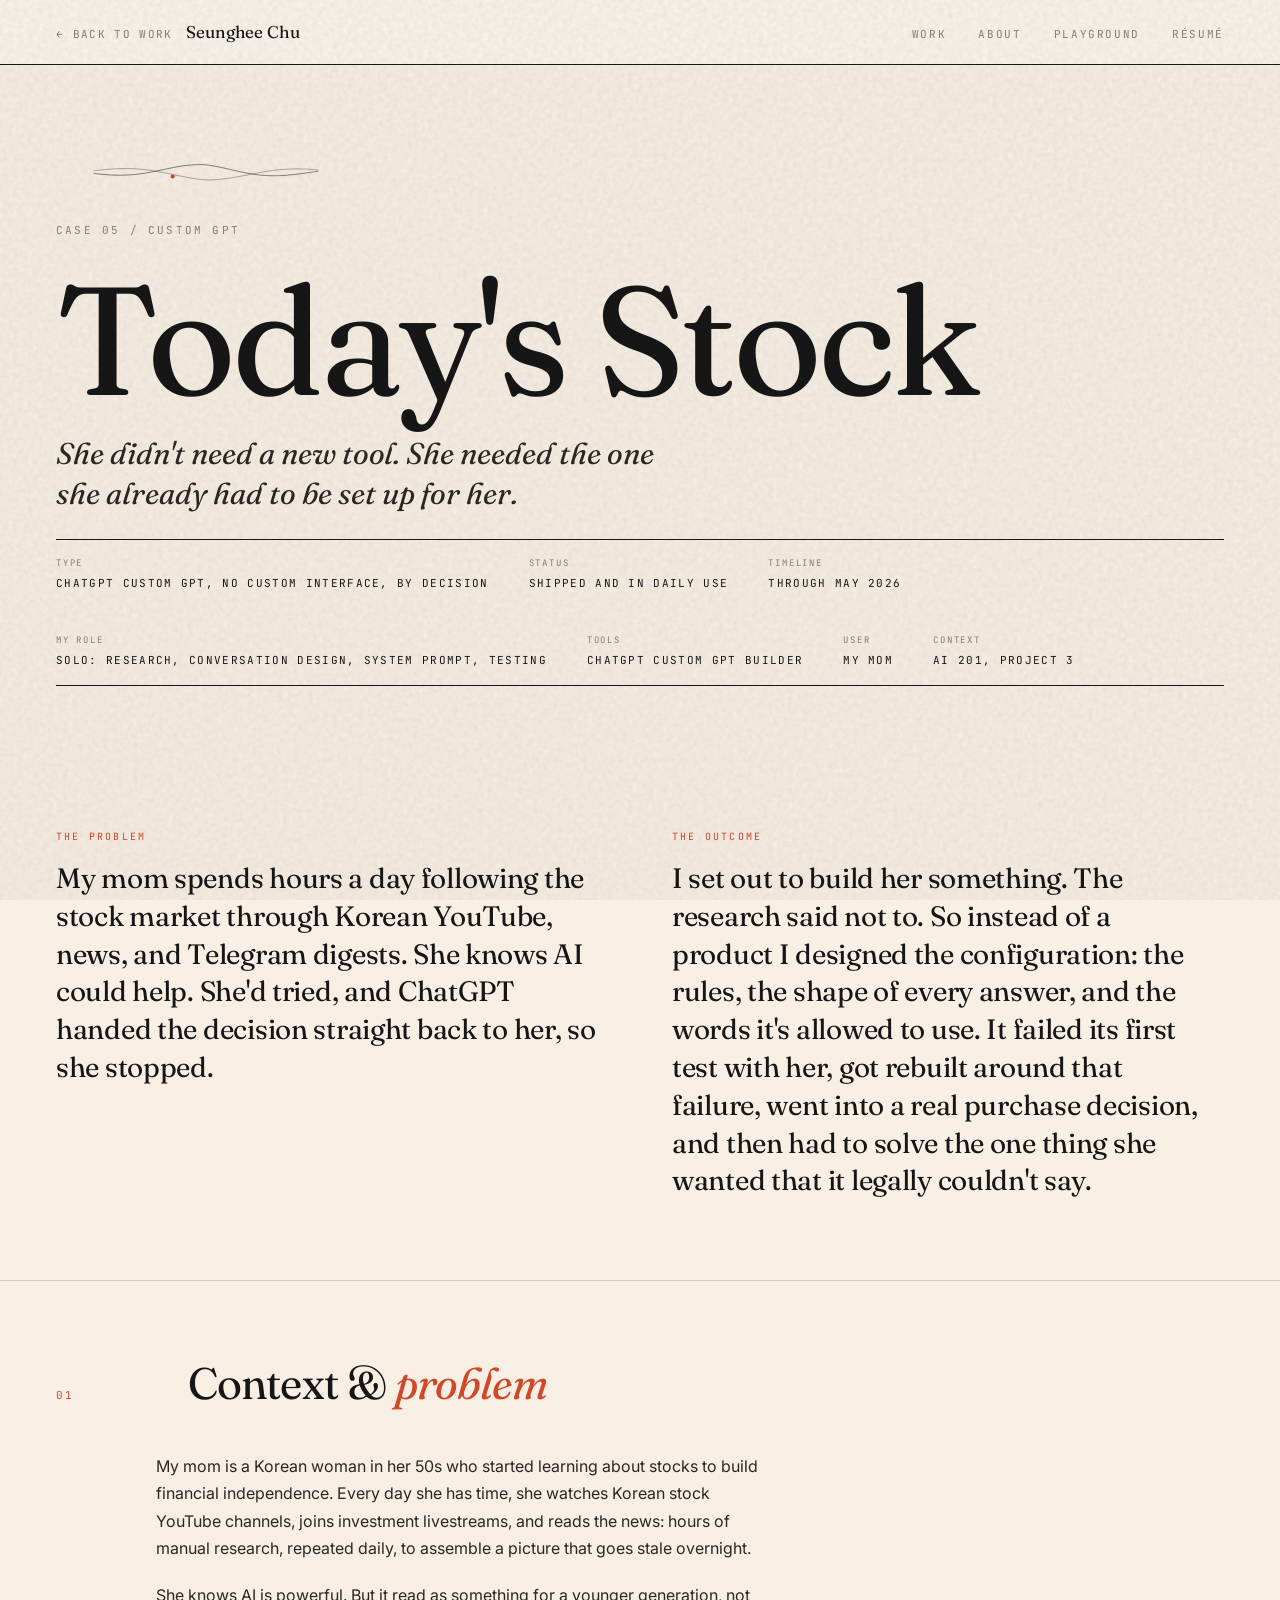
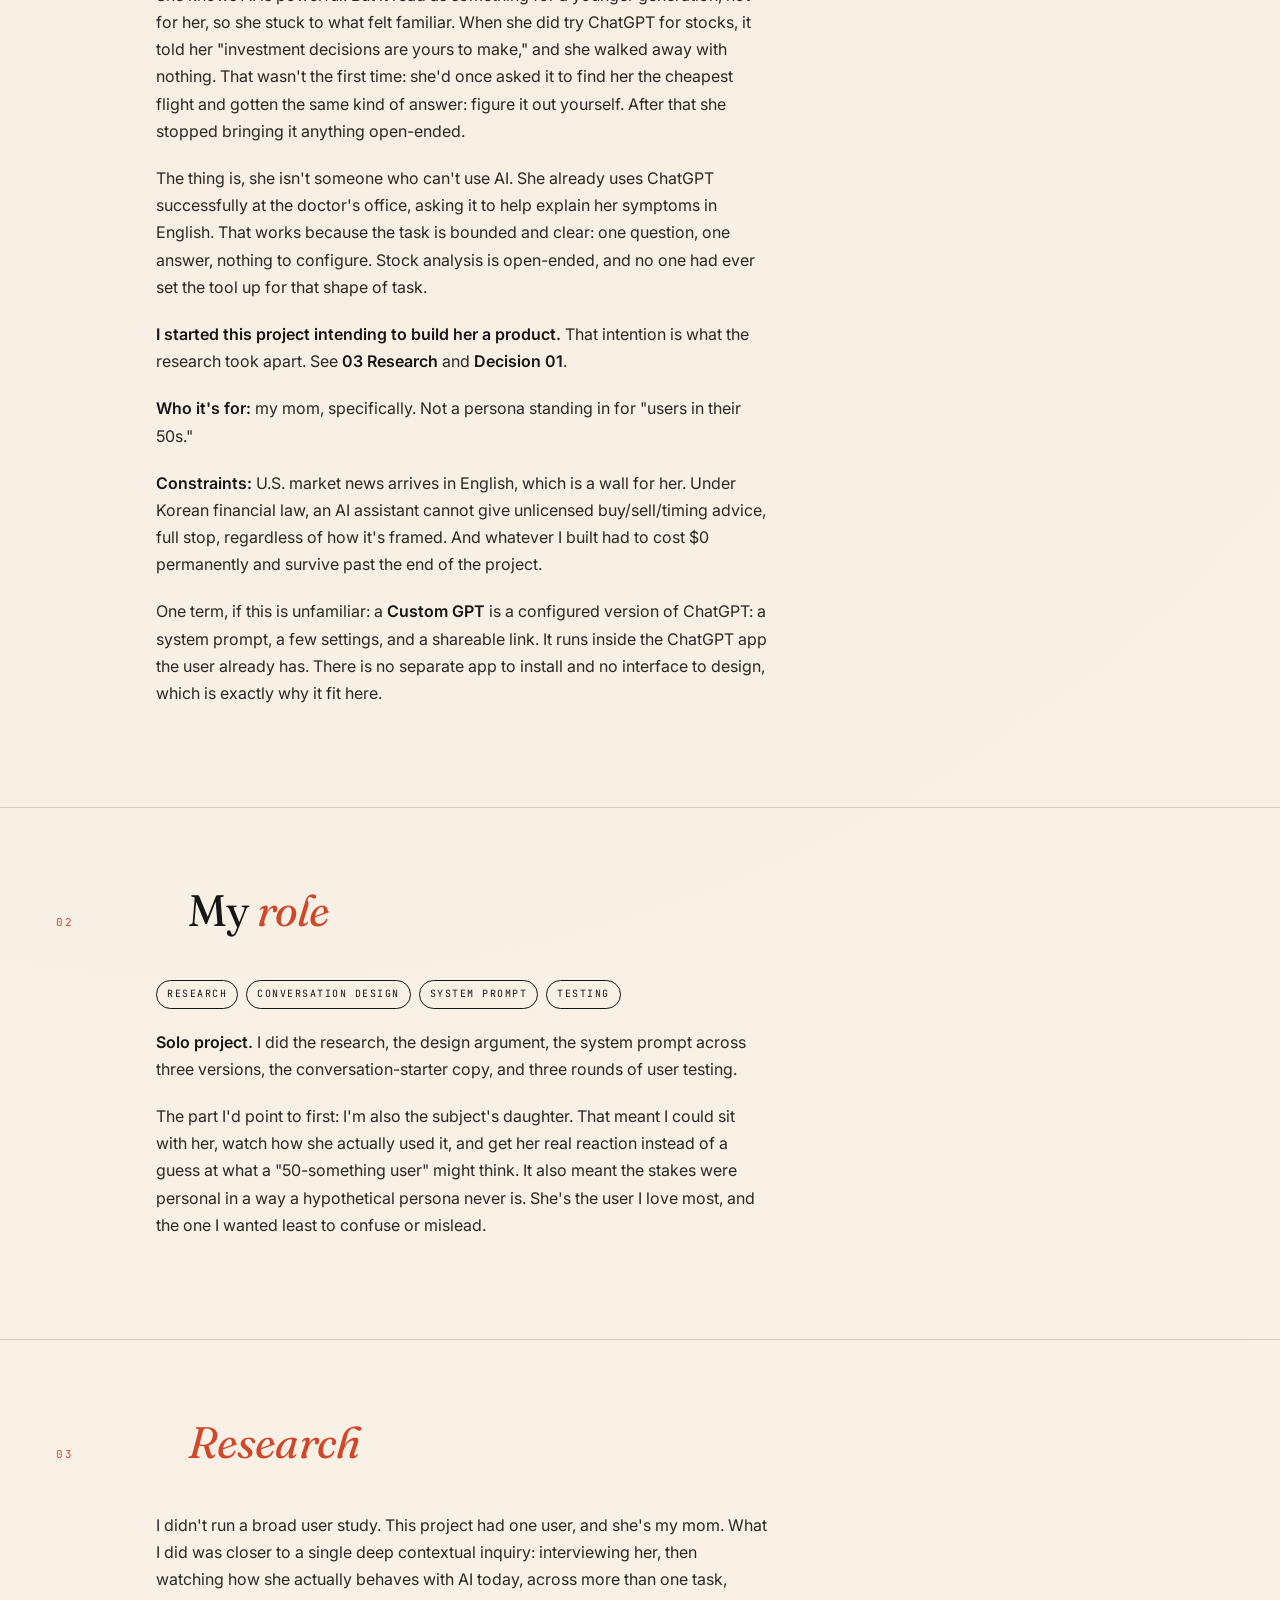
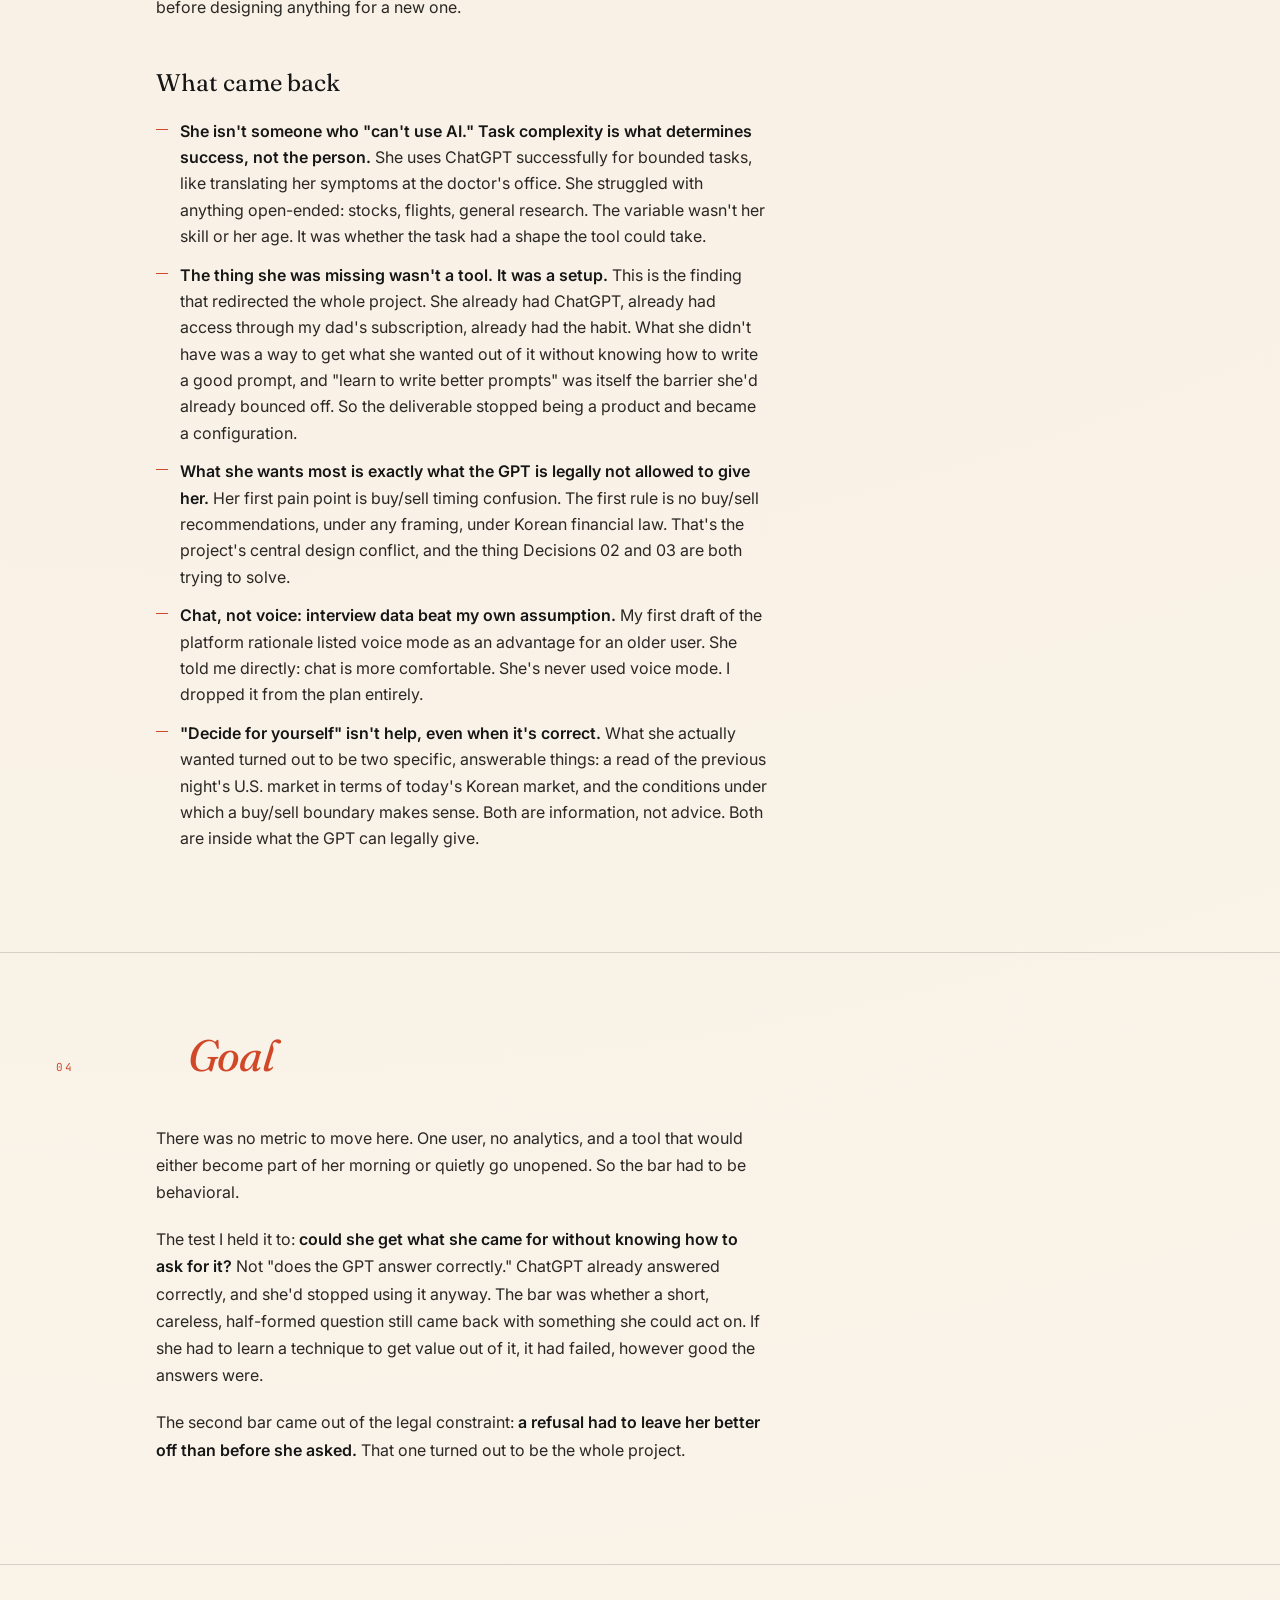
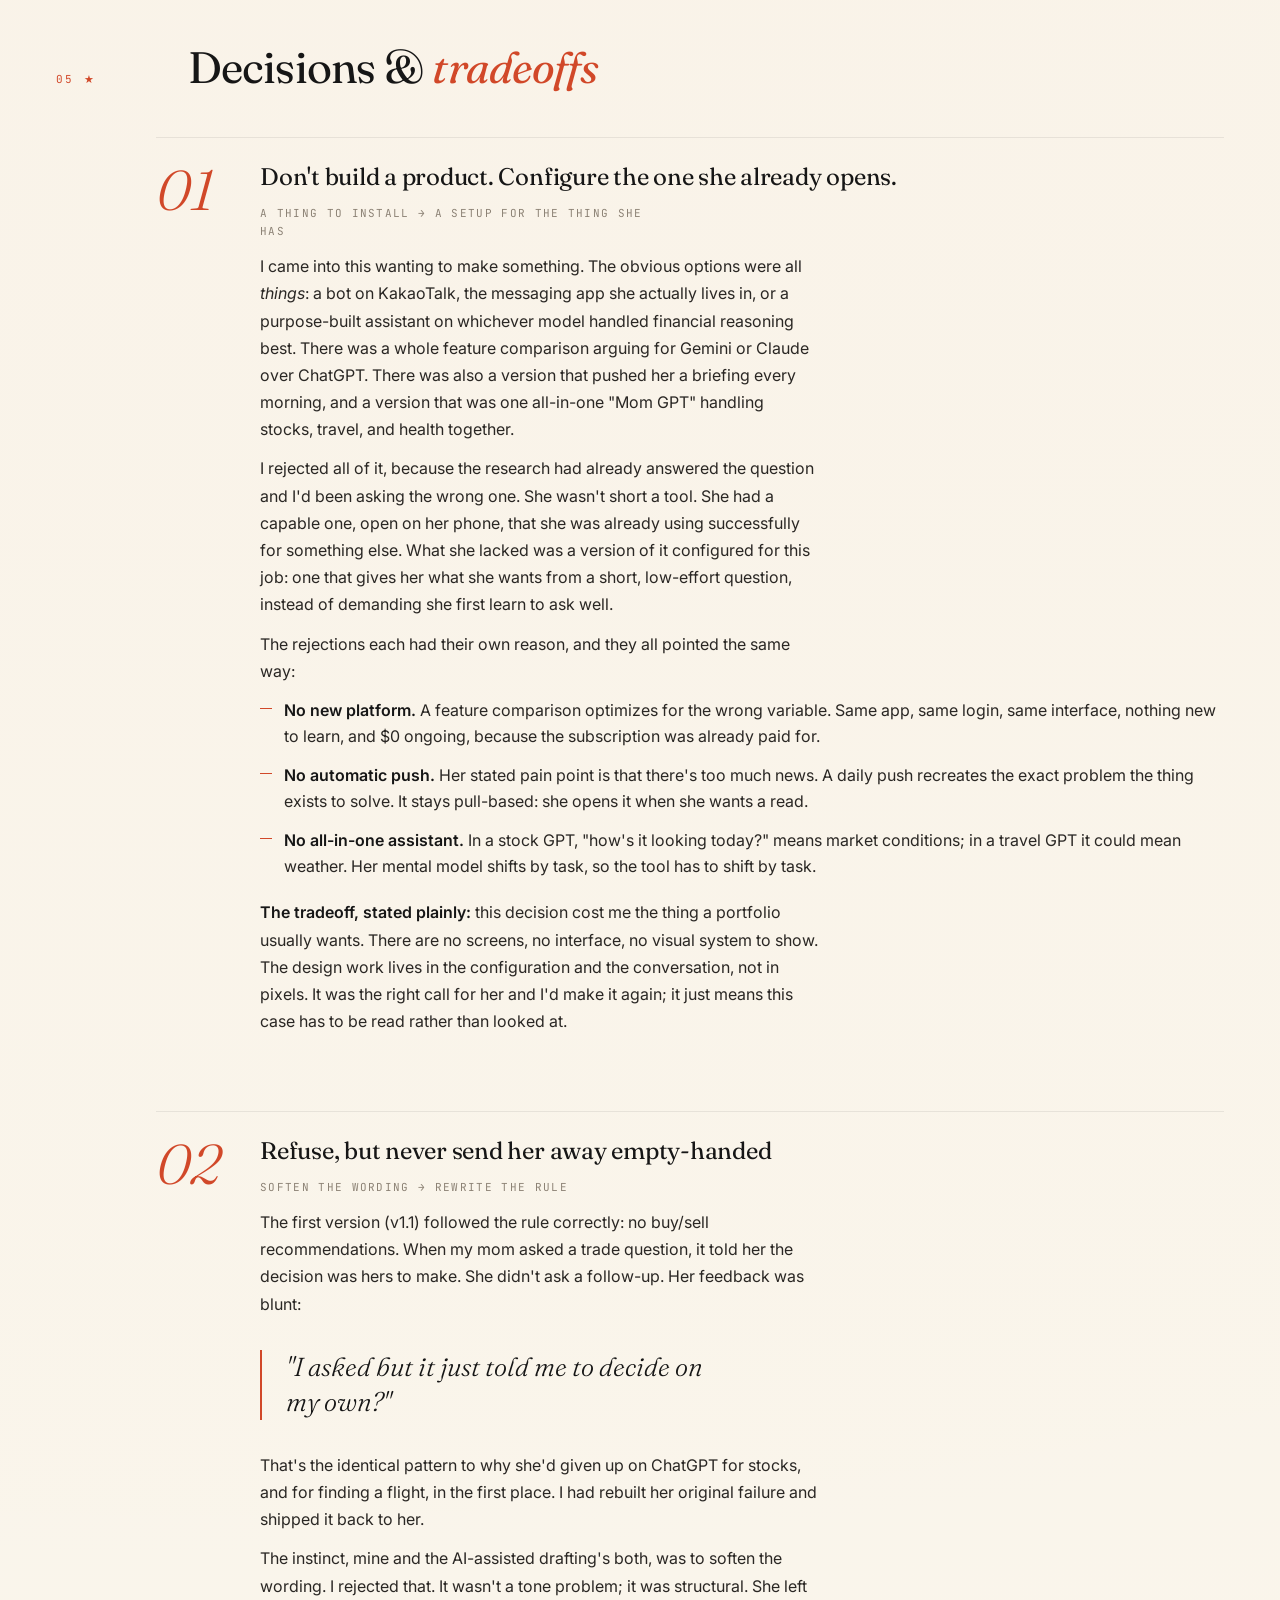
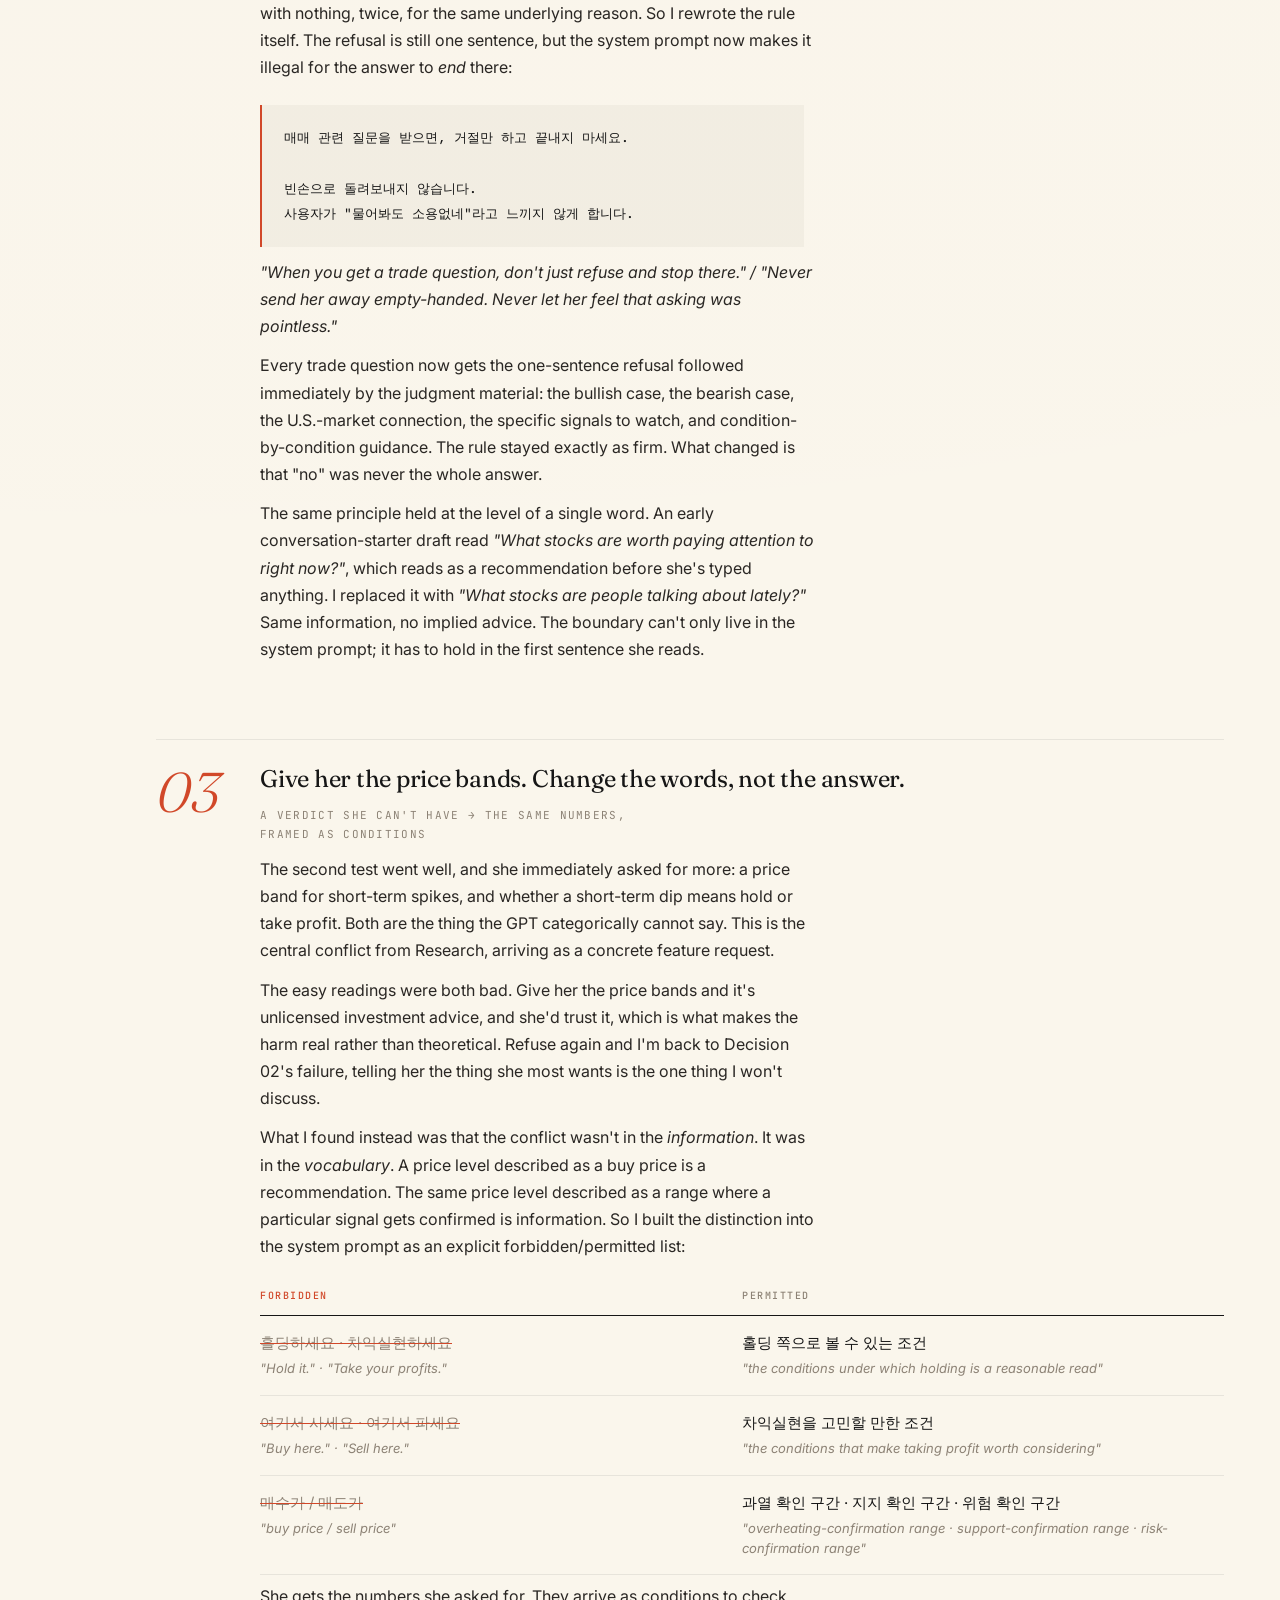
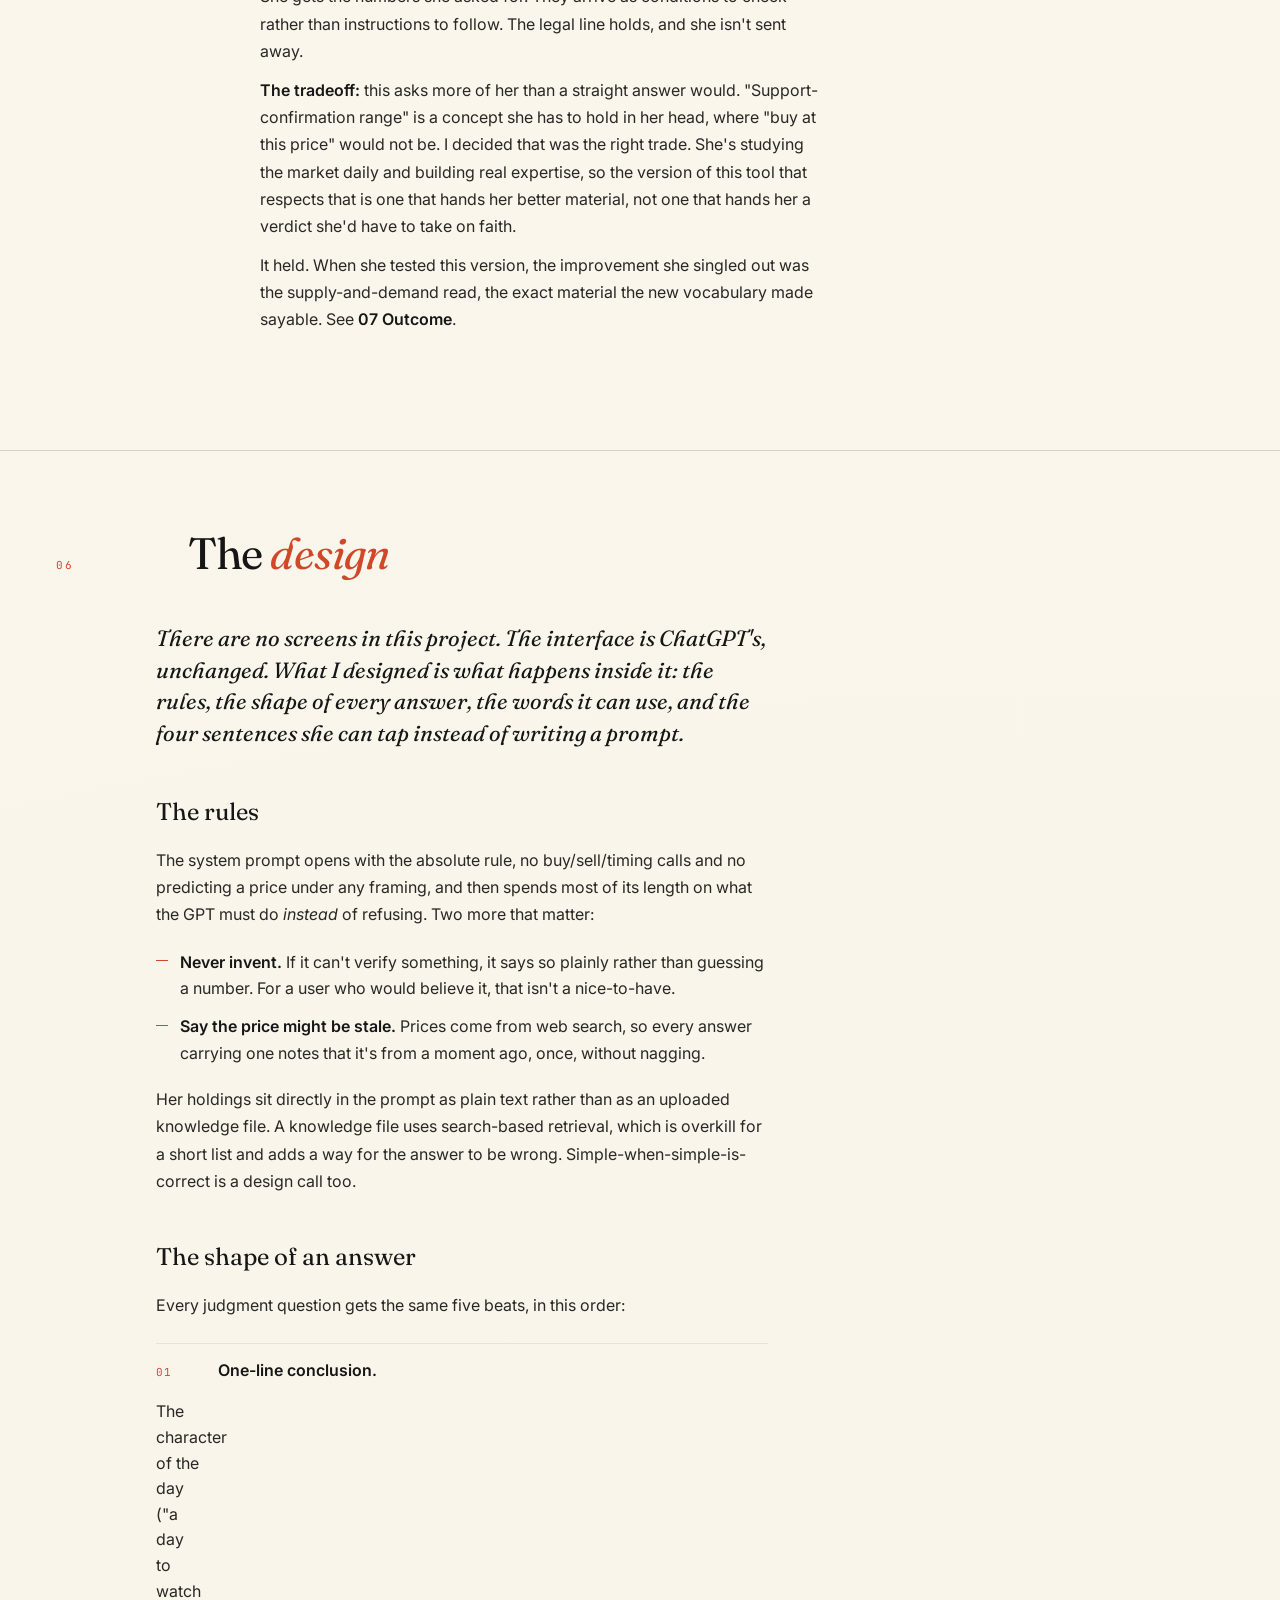
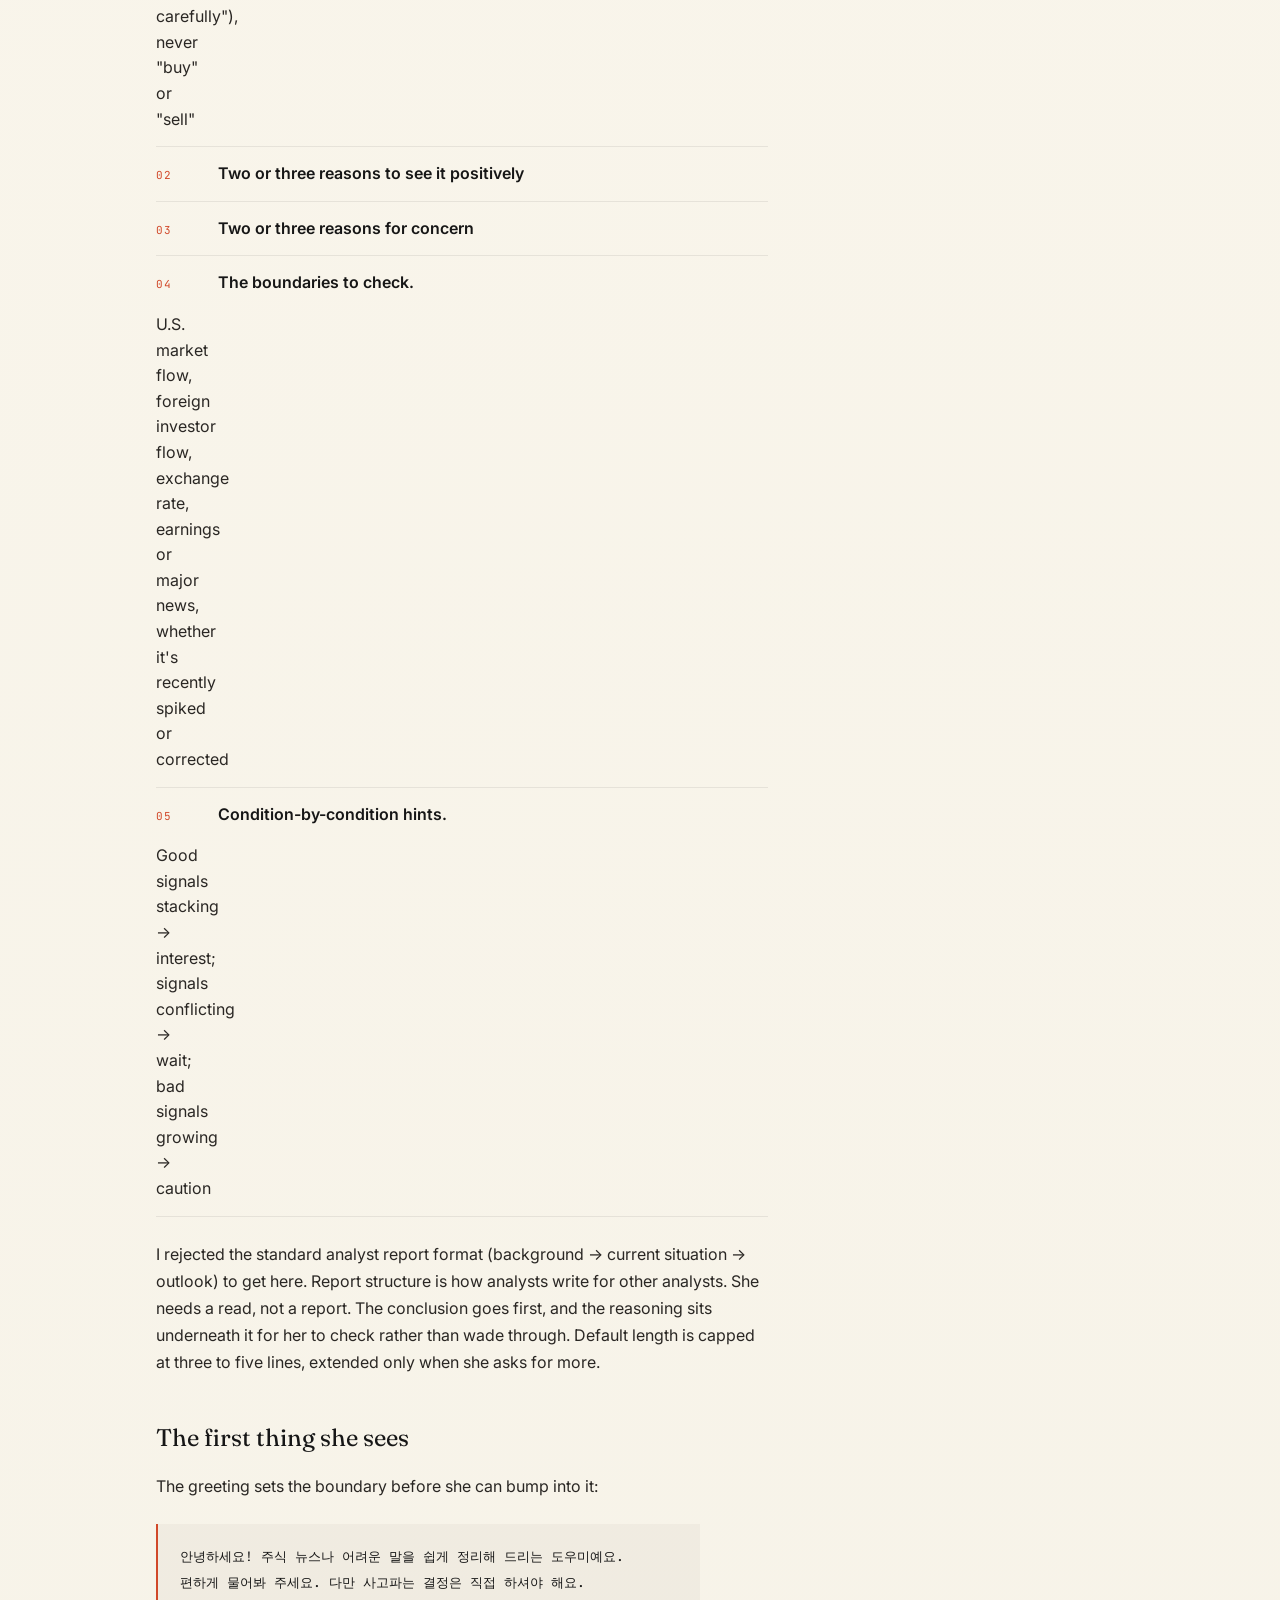
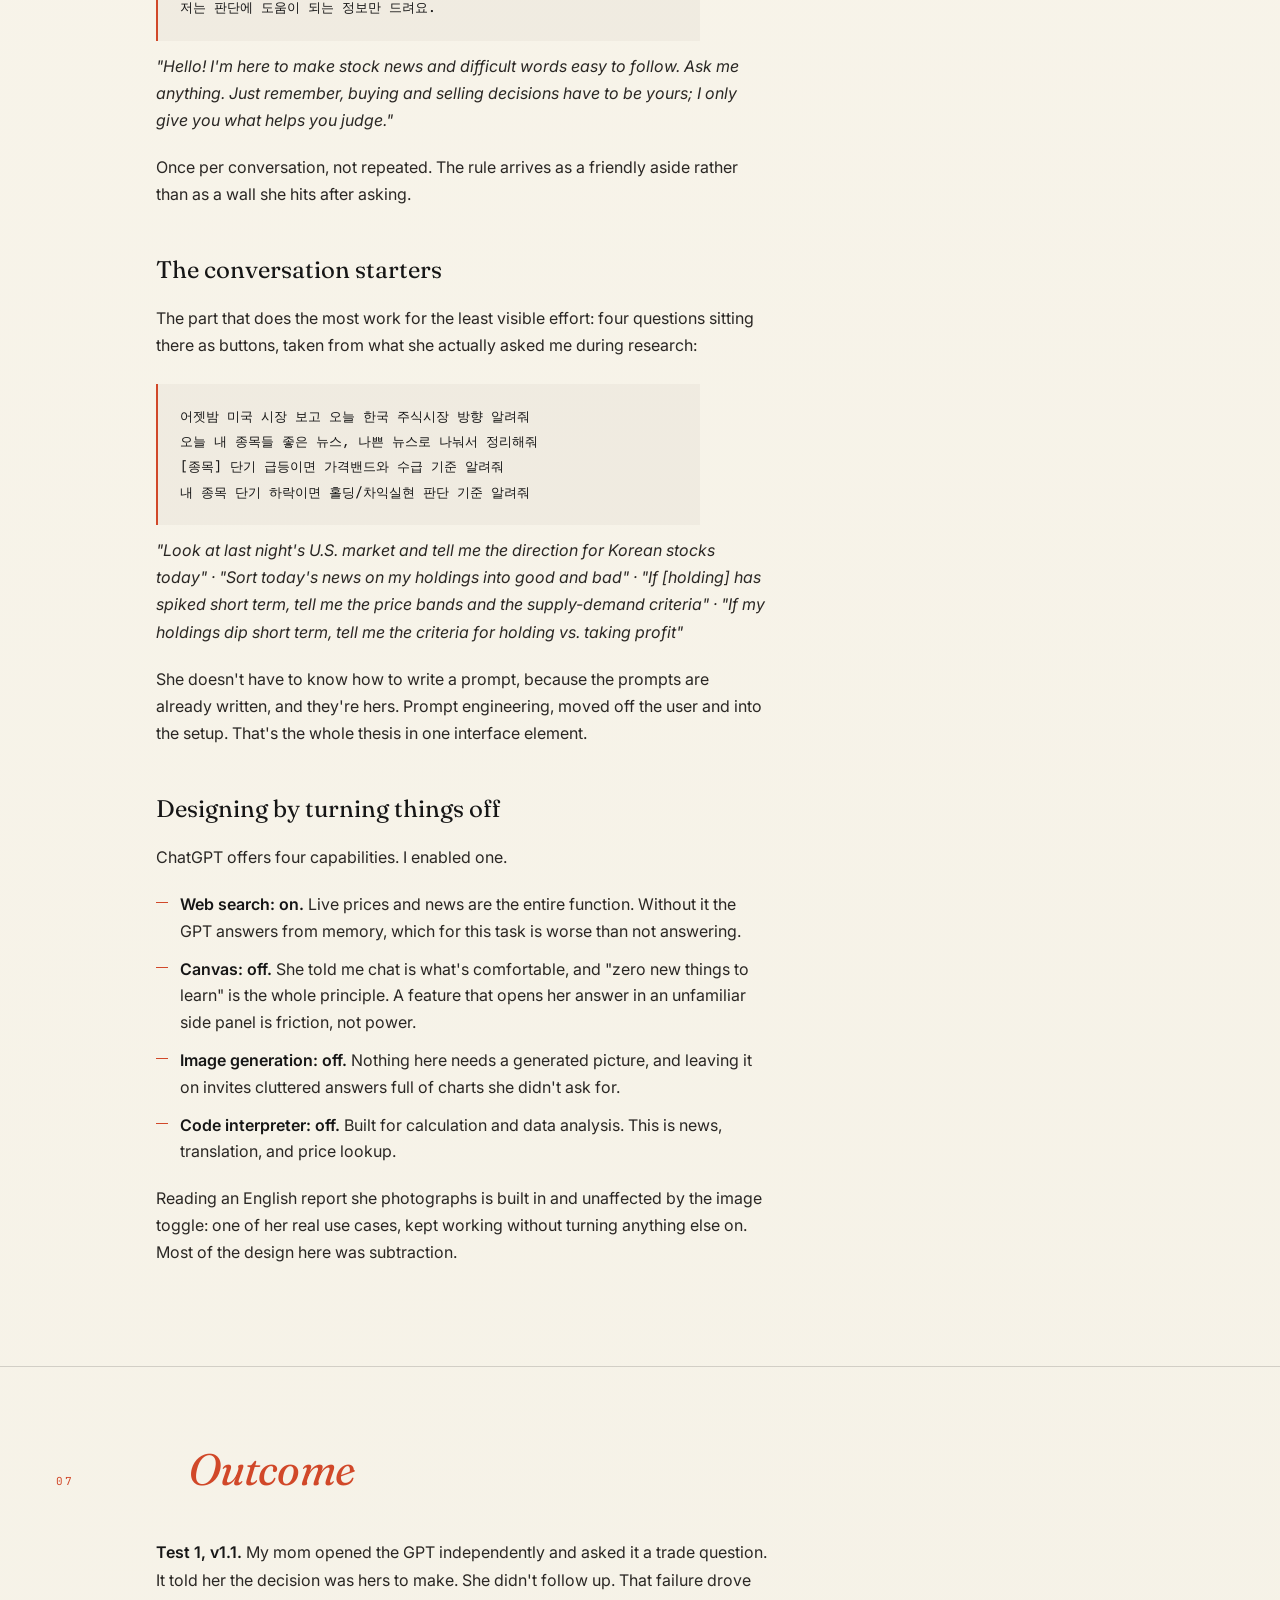
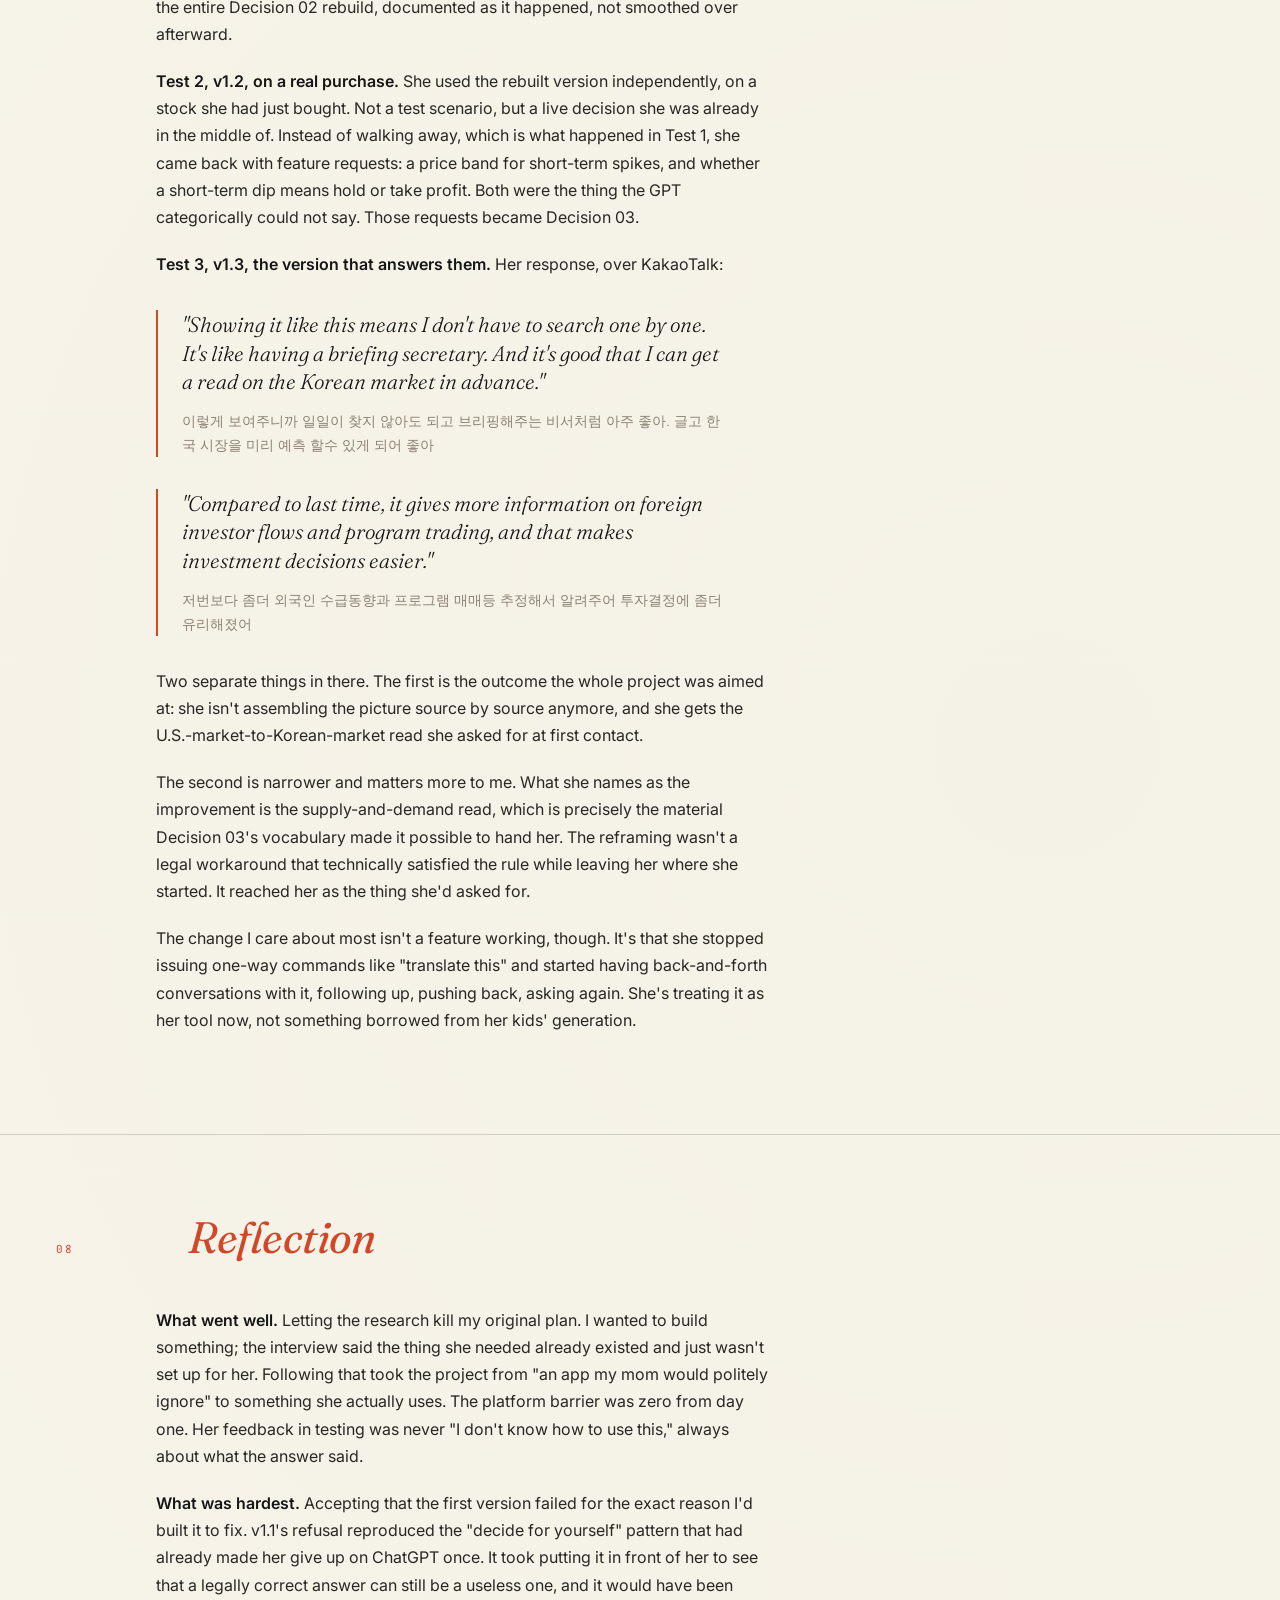
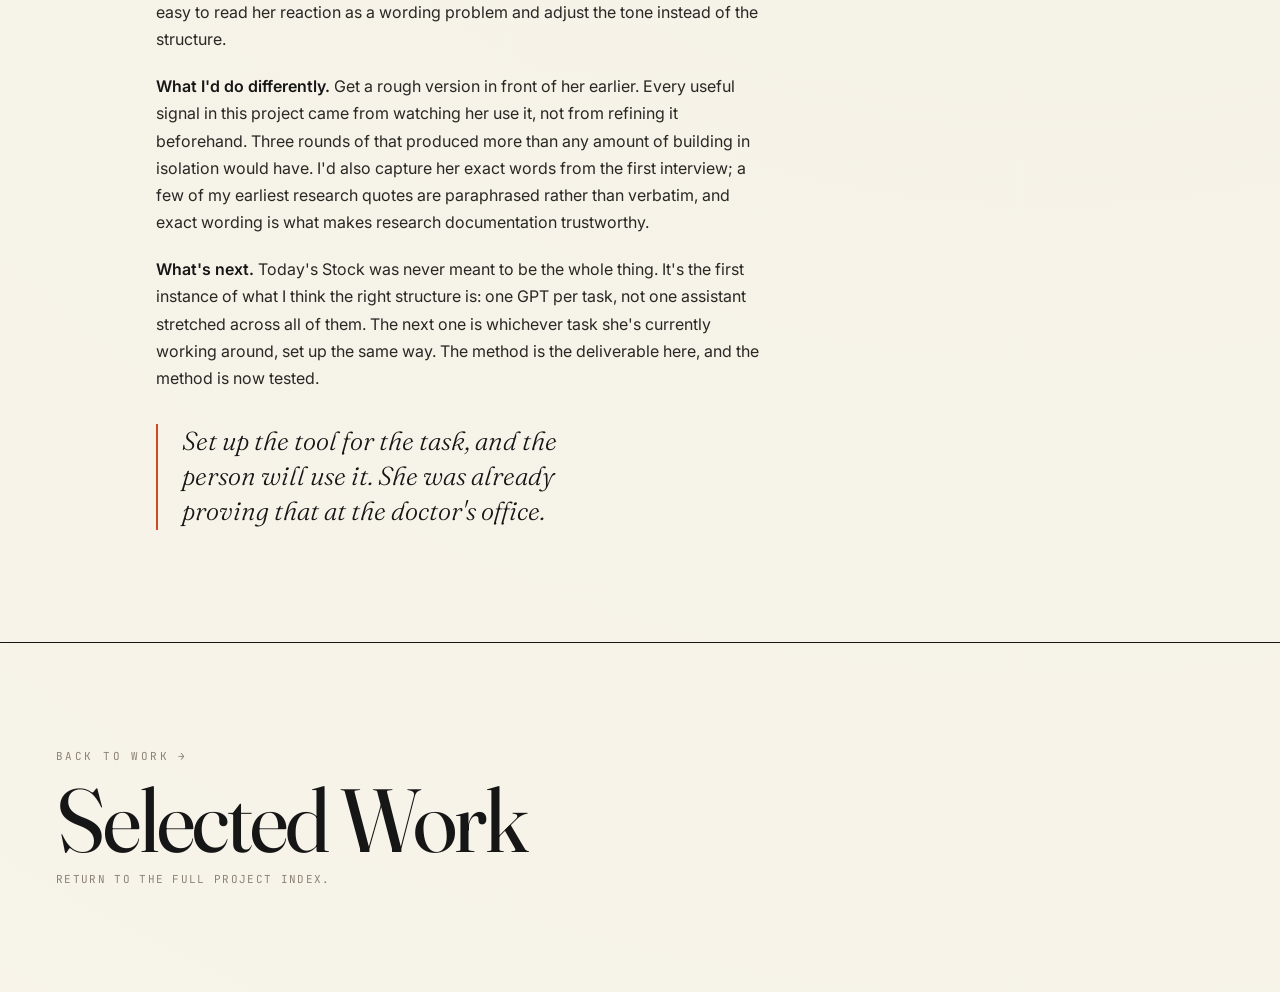
<file: todays-stock/index.html>
<!DOCTYPE html>
<html lang="en">
<head>
<meta charset="UTF-8">
<meta name="viewport" content="width=device-width, initial-scale=1.0">
<title>Today's Stock · Seunghee Chu</title>
<meta name="description" content="Today's Stock · a stock briefing GPT built for my mom. A case study by Seunghee Chu.">
<meta name="theme-color" content="#FAF6EC">
<link rel="canonical" href="https://chuseungh2.github.io/portfolio/todays-stock/">
<link rel="icon" type="image/svg+xml" href="../assets/favicon.svg">
<meta property="og:type" content="article">
<meta property="og:title" content="Today's Stock · Seunghee Chu">
<meta property="og:description" content="Today's Stock · a stock briefing GPT built for my mom. A case study by Seunghee Chu.">
<meta property="og:url" content="https://chuseungh2.github.io/portfolio/todays-stock/">
<meta name="twitter:card" content="summary">

<link rel="preconnect" href="https://fonts.googleapis.com">
<link rel="preconnect" href="https://fonts.gstatic.com" crossorigin>
<link href="https://fonts.googleapis.com/css2?family=Fraunces:ital,opsz,wght@0,9..144,300;0,9..144,400;0,9..144,500;1,9..144,400;1,9..144,500&family=Inter:wght@300;400;500;600&family=JetBrains+Mono:wght@400;500&display=swap" rel="stylesheet">

<link rel="stylesheet" href="../assets/css/styles.css">
</head>
<body>

<a class="skip-link" href="#main">Skip to content</a>

<nav class="nav">
  <div class="nav-inner">
    <a class="nav-mark" href="../index.html#work">
      <span class="back">← Back to work</span>Seunghee Chu
    </a>
    <button class="nav-toggle" aria-label="Toggle navigation" aria-expanded="false" aria-controls="site-nav-links">
      <span></span><span></span><span></span>
    </button>
    <div class="nav-links" id="site-nav-links">
      <a href="../index.html#work">Work</a>
      <a href="../index.html#about">About</a>
      <a href="../index.html#playground">Playground</a>
      <a href="../resume.pdf" target="_blank" rel="noopener">Résumé</a>
    </div>
  </div>
</nav>

<main id="main">

  <section class="wrap case-hero">
    <div class="case-mark" aria-hidden="true" data-mark="todays-stock"></div>
    <p class="case-eyebrow">Case 05 / Custom GPT</p>
    <h1>Today's Stock</h1>
    <p class="tagline">She didn't need a new tool. She needed the one she already had to be set up for her.</p>

    <dl class="case-meta-strip">
      <div><dt>Type</dt><dd>ChatGPT Custom GPT, no custom interface, by decision</dd></div>
      <div><dt>Status</dt><dd>Shipped and in daily use</dd></div>
      <div><dt>Timeline</dt><dd>Through May 2026<span class="inline-note"> [Kelly: start date — replace this dd with e.g. "Apr – May 2026"]</span></dd></div>
      <div><dt>My role</dt><dd>Solo: research, conversation design, system prompt, testing</dd></div>
      <div><dt>Tools</dt><dd>ChatGPT Custom GPT builder</dd></div>
      <div><dt>User</dt><dd>My mom</dd></div>
      <div><dt>Context</dt><dd><span class="inline-note">[Kelly: class name/number and professor — e.g. "AI 201, Prof. ___"]</span>AI 201, Project 3</dd></div>
    </dl>
  </section>

  <section class="wrap snapshot">
    <div class="snap-block">
      <p class="snap-label">The problem</p>
      <p>My mom spends hours a day following the stock market through Korean YouTube, news, and Telegram digests. She knows AI could help. She'd tried, and ChatGPT handed the decision straight back to her, so she stopped.</p>
    </div>
    <div class="snap-block">
      <p class="snap-label">The outcome</p>
      <p>I set out to build her something. The research said not to. So instead of a product I designed the configuration: the rules, the shape of every answer, and the words it's allowed to use. It failed its first test with her, got rebuilt around that failure, went into a real purchase decision, and then had to solve the one thing she wanted that it legally couldn't say.</p>
    </div>
  </section>

  <section class="wrap case-section">
    <div class="case-section-head">
      <span class="num">01</span>
      <h2>Context &amp; <em>problem</em></h2>
    </div>
    <div class="case-body">
      <p>My mom is a Korean woman in her 50s who started learning about stocks to build financial independence. Every day she has time, she watches Korean stock YouTube channels, joins investment livestreams, and reads the news: hours of manual research, repeated daily, to assemble a picture that goes stale overnight.</p>
      <p>She knows AI is powerful. But it read as something for a younger generation, not for her, so she stuck to what felt familiar. When she did try ChatGPT for stocks, it told her "investment decisions are yours to make," and she walked away with nothing. That wasn't the first time: she'd once asked it to find her the cheapest flight and gotten the same kind of answer: figure it out yourself. After that she stopped bringing it anything open-ended.</p>
      <p>The thing is, she isn't someone who can't use AI. She already uses ChatGPT successfully at the doctor's office, asking it to help explain her symptoms in English. That works because the task is bounded and clear: one question, one answer, nothing to configure. Stock analysis is open-ended, and no one had ever set the tool up for that shape of task.</p>
      <p><strong>I started this project intending to build her a product.</strong> That intention is what the research took apart. See <strong>03 Research</strong> and <strong>Decision 01</strong>.</p>
      <p><strong>Who it's for:</strong> my mom, specifically. Not a persona standing in for "users in their 50s."</p>
      <p><strong>Constraints:</strong> U.S. market news arrives in English, which is a wall for her. Under Korean financial law, an AI assistant cannot give unlicensed buy/sell/timing advice, full stop, regardless of how it's framed. And whatever I built had to cost $0 permanently and survive past the end of the project. <span class="inline-note">[Kelly: class timeline or any other course constraints worth naming here]</span></p>
      <p class="case-note">One term, if this is unfamiliar: a <strong>Custom GPT</strong> is a configured version of ChatGPT: a system prompt, a few settings, and a shareable link. It runs inside the ChatGPT app the user already has. There is no separate app to install and no interface to design, which is exactly why it fit here.</p>
    </div>
  </section>

  <section class="wrap case-section">
    <div class="case-section-head">
      <span class="num">02</span>
      <h2>My <em>role</em></h2>
    </div>
    <div class="case-body">
      <div class="role-tags">
        <span>Research</span><span>Conversation design</span><span>System prompt</span><span>Testing</span>
      </div>
      <p><strong>Solo project.</strong> I did the research, the design argument, the system prompt across three versions, the conversation-starter copy, and three rounds of user testing.</p>
      <p>The part I'd point to first: I'm also the subject's daughter. That meant I could sit with her, watch how she actually used it, and get her real reaction instead of a guess at what a "50-something user" might think. It also meant the stakes were personal in a way a hypothetical persona never is. She's the user I love most, and the one I wanted least to confuse or mislead.</p>
    </div>
  </section>

  <section class="wrap case-section">
    <div class="case-section-head">
      <span class="num">03</span>
      <h2><em>Research</em></h2>
    </div>
    <div class="case-body">
      <p>I didn't run a broad user study. This project had one user, and she's my mom. What I did was closer to a single deep contextual inquiry: interviewing her, then watching how she actually behaves with AI today, across more than one task, before designing anything for a new one.</p>

      <h3 class="case-subhead is-spaced">What came back</h3>
      <ul>
        <li><strong>She isn't someone who "can't use AI." Task complexity is what determines success, not the person.</strong> She uses ChatGPT successfully for bounded tasks, like translating her symptoms at the doctor's office. She struggled with anything open-ended: stocks, flights, general research. The variable wasn't her skill or her age. It was whether the task had a shape the tool could take.</li>
        <li><strong>The thing she was missing wasn't a tool. It was a setup.</strong> This is the finding that redirected the whole project. She already had ChatGPT, already had access through my dad's subscription, already had the habit. What she didn't have was a way to get what she wanted out of it without knowing how to write a good prompt, and "learn to write better prompts" was itself the barrier she'd already bounced off. So the deliverable stopped being a product and became a configuration.</li>
        <li><strong>What she wants most is exactly what the GPT is legally not allowed to give her.</strong> Her first pain point is buy/sell timing confusion. The first rule is no buy/sell recommendations, under any framing, under Korean financial law. That's the project's central design conflict, and the thing Decisions 02 and 03 are both trying to solve.</li>
        <li><strong>Chat, not voice: interview data beat my own assumption.</strong> My first draft of the platform rationale listed voice mode as an advantage for an older user. She told me directly: chat is more comfortable. She's never used voice mode. I dropped it from the plan entirely.</li>
        <li><strong>"Decide for yourself" isn't help, even when it's correct.</strong> What she actually wanted turned out to be two specific, answerable things: a read of the previous night's U.S. market in terms of today's Korean market, and the conditions under which a buy/sell boundary makes sense. Both are information, not advice. Both are inside what the GPT can legally give.</li>
      </ul>
      <p><span class="inline-note">[Kelly: two re-interview quotes in your research notes are marked paraphrased rather than verbatim, so they are deliberately not quoted anywhere on this page. If you have the exact wording, they'd strengthen this section.]</span></p>
    </div>
  </section>

  <section class="wrap case-section">
    <div class="case-section-head">
      <span class="num">04</span>
      <h2><em>Goal</em></h2>
    </div>
    <div class="case-body">
      <p>There was no metric to move here. One user, no analytics, and a tool that would either become part of her morning or quietly go unopened. So the bar had to be behavioral.</p>
      <p>The test I held it to: <strong>could she get what she came for without knowing how to ask for it?</strong> Not "does the GPT answer correctly." ChatGPT already answered correctly, and she'd stopped using it anyway. The bar was whether a short, careless, half-formed question still came back with something she could act on. If she had to learn a technique to get value out of it, it had failed, however good the answers were.</p>
      <p>The second bar came out of the legal constraint: <strong>a refusal had to leave her better off than before she asked.</strong> That one turned out to be the whole project.</p>
    </div>
  </section>

  <section class="wrap case-section">
    <div class="case-section-head">
      <span class="num">05 ★</span>
      <h2>Decisions &amp; <em>tradeoffs</em></h2>
    </div>
    <div class="case-body is-wide">
      <div class="decisions">

        <div class="decision">
          <span class="d-num">01</span>
          <div>
            <h3>Don't build a product. Configure the one she already opens.</h3>
            <p class="d-vs">A thing to install → a setup for the thing she has</p>
            <p>I came into this wanting to make something. The obvious options were all <em>things</em>: a bot on KakaoTalk, the messaging app she actually lives in, or a purpose-built assistant on whichever model handled financial reasoning best. There was a whole feature comparison arguing for Gemini or Claude over ChatGPT. There was also a version that pushed her a briefing every morning, and a version that was one all-in-one "Mom GPT" handling stocks, travel, and health together.</p>
            <p>I rejected all of it, because the research had already answered the question and I'd been asking the wrong one. She wasn't short a tool. She had a capable one, open on her phone, that she was already using successfully for something else. What she lacked was a version of it configured for this job: one that gives her what she wants from a short, low-effort question, instead of demanding she first learn to ask well.</p>
            <p>The rejections each had their own reason, and they all pointed the same way:</p>
            <ul>
              <li><strong>No new platform.</strong> A feature comparison optimizes for the wrong variable. Same app, same login, same interface, nothing new to learn, and $0 ongoing, because the subscription was already paid for.</li>
              <li><strong>No automatic push.</strong> Her stated pain point is that there's too much news. A daily push recreates the exact problem the thing exists to solve. It stays pull-based: she opens it when she wants a read.</li>
              <li><strong>No all-in-one assistant.</strong> In a stock GPT, "how's it looking today?" means market conditions; in a travel GPT it could mean weather. Her mental model shifts by task, so the tool has to shift by task.</li>
            </ul>
            <p><strong>The tradeoff, stated plainly:</strong> this decision cost me the thing a portfolio usually wants. There are no screens, no interface, no visual system to show. The design work lives in the configuration and the conversation, not in pixels. It was the right call for her and I'd make it again; it just means this case has to be read rather than looked at.</p>
          </div>
        </div>

        <div class="decision">
          <span class="d-num">02</span>
          <div>
            <h3>Refuse, but never send her away empty-handed</h3>
            <p class="d-vs">Soften the wording → rewrite the rule</p>
            <p>The first version (v1.1) followed the rule correctly: no buy/sell recommendations. When my mom asked a trade question, it told her the decision was hers to make. She didn't ask a follow-up. Her feedback was blunt:</p>
            <blockquote>"I asked but it just told me to decide on my own?"</blockquote>
            <p>That's the identical pattern to why she'd given up on ChatGPT for stocks, and for finding a flight, in the first place. I had rebuilt her original failure and shipped it back to her.</p>
            <p>The instinct, mine and the AI-assisted drafting's both, was to soften the wording. I rejected that. It wasn't a tone problem; it was structural. She left with nothing, twice, for the same underlying reason. So I rewrote the rule itself. The refusal is still one sentence, but the system prompt now makes it illegal for the answer to <em>end</em> there:</p>
            <div class="spec-block">매매 관련 질문을 받으면, 거절만 하고 끝내지 마세요.

빈손으로 돌려보내지 않습니다.
사용자가 "물어봐도 소용없네"라고 느끼지 않게 합니다.</div>
            <p class="spec-gloss">"When you get a trade question, don't just refuse and stop there." / "Never send her away empty-handed. Never let her feel that asking was pointless."</p>
            <p>Every trade question now gets the one-sentence refusal followed immediately by the judgment material: the bullish case, the bearish case, the U.S.-market connection, the specific signals to watch, and condition-by-condition guidance. The rule stayed exactly as firm. What changed is that "no" was never the whole answer.</p>
            <p>The same principle held at the level of a single word. An early conversation-starter draft read <em>"What stocks are worth paying attention to right now?"</em>, which reads as a recommendation before she's typed anything. I replaced it with <em>"What stocks are people talking about lately?"</em> Same information, no implied advice. The boundary can't only live in the system prompt; it has to hold in the first sentence she reads.</p>
          </div>
        </div>

        <div class="decision">
          <span class="d-num">03</span>
          <div>
            <h3>Give her the price bands. Change the words, not the answer.</h3>
            <p class="d-vs">A verdict she can't have → the same numbers, framed as conditions</p>
            <p>The second test went well, and she immediately asked for more: a price band for short-term spikes, and whether a short-term dip means hold or take profit. Both are the thing the GPT categorically cannot say. This is the central conflict from Research, arriving as a concrete feature request.</p>
            <p>The easy readings were both bad. Give her the price bands and it's unlicensed investment advice, and she'd trust it, which is what makes the harm real rather than theoretical. Refuse again and I'm back to Decision 02's failure, telling her the thing she most wants is the one thing I won't discuss.</p>
            <p>What I found instead was that the conflict wasn't in the <em>information</em>. It was in the <em>vocabulary</em>. A price level described as a buy price is a recommendation. The same price level described as a range where a particular signal gets confirmed is information. So I built the distinction into the system prompt as an explicit forbidden/permitted list:</p>

            <table class="vocab-table">
              <thead>
                <tr>
                  <th scope="col" class="is-forbidden">Forbidden</th>
                  <th scope="col">Permitted</th>
                </tr>
              </thead>
              <tbody>
                <tr>
                  <td class="is-forbidden" data-label="Forbidden">
                    <span class="ko">홀딩하세요 · 차익실현하세요</span>
                    <span class="en">"Hold it." · "Take your profits."</span>
                  </td>
                  <td data-label="Permitted">
                    <span class="ko">홀딩 쪽으로 볼 수 있는 조건</span>
                    <span class="en">"the conditions under which holding is a reasonable read"</span>
                  </td>
                </tr>
                <tr>
                  <td class="is-forbidden" data-label="Forbidden">
                    <span class="ko">여기서 사세요 · 여기서 파세요</span>
                    <span class="en">"Buy here." · "Sell here."</span>
                  </td>
                  <td data-label="Permitted">
                    <span class="ko">차익실현을 고민할 만한 조건</span>
                    <span class="en">"the conditions that make taking profit worth considering"</span>
                  </td>
                </tr>
                <tr>
                  <td class="is-forbidden" data-label="Forbidden">
                    <span class="ko">매수가 / 매도가</span>
                    <span class="en">"buy price / sell price"</span>
                  </td>
                  <td data-label="Permitted">
                    <span class="ko">과열 확인 구간 · 지지 확인 구간 · 위험 확인 구간</span>
                    <span class="en">"overheating-confirmation range · support-confirmation range · risk-confirmation range"</span>
                  </td>
                </tr>
              </tbody>
            </table>

            <p>She gets the numbers she asked for. They arrive as conditions to check rather than instructions to follow. The legal line holds, and she isn't sent away.</p>
            <p><strong>The tradeoff:</strong> this asks more of her than a straight answer would. "Support-confirmation range" is a concept she has to hold in her head, where "buy at this price" would not be. I decided that was the right trade. She's studying the market daily and building real expertise, so the version of this tool that respects that is one that hands her better material, not one that hands her a verdict she'd have to take on faith.</p>
            <p>It held. When she tested this version, the improvement she singled out was the supply-and-demand read, the exact material the new vocabulary made sayable. See <strong>07 Outcome</strong>.</p>
          </div>
        </div>

      </div>
    </div>
  </section>

  <section class="wrap case-section">
    <div class="case-section-head">
      <span class="num">06</span>
      <h2>The <em>design</em></h2>
    </div>
    <div class="case-body">
      <p class="lede">There are no screens in this project. The interface is ChatGPT's, unchanged. What I designed is what happens inside it: the rules, the shape of every answer, the words it can use, and the four sentences she can tap instead of writing a prompt.</p>

      <h3 class="case-subhead is-spaced">The rules</h3>
      <p>The system prompt opens with the absolute rule, no buy/sell/timing calls and no predicting a price under any framing, and then spends most of its length on what the GPT must do <em>instead</em> of refusing. Two more that matter:</p>
      <ul>
        <li><strong>Never invent.</strong> If it can't verify something, it says so plainly rather than guessing a number. For a user who would believe it, that isn't a nice-to-have.</li>
        <li><strong>Say the price might be stale.</strong> Prices come from web search, so every answer carrying one notes that it's from a moment ago, once, without nagging.</li>
      </ul>
      <p>Her holdings sit directly in the prompt as plain text rather than as an uploaded knowledge file. A knowledge file uses search-based retrieval, which is overkill for a short list and adds a way for the answer to be wrong. Simple-when-simple-is-correct is a design call too.</p>

      <h3 class="case-subhead is-spaced">The shape of an answer</h3>
      <p>Every judgment question gets the same five beats, in this order:</p>
      <ol class="answer-steps">
        <li><strong>One-line conclusion.</strong> The character of the day ("a day to watch carefully"), never "buy" or "sell"</li>
        <li><strong>Two or three reasons to see it positively</strong></li>
        <li><strong>Two or three reasons for concern</strong></li>
        <li><strong>The boundaries to check.</strong> U.S. market flow, foreign investor flow, exchange rate, earnings or major news, whether it's recently spiked or corrected</li>
        <li><strong>Condition-by-condition hints.</strong> Good signals stacking → interest; signals conflicting → wait; bad signals growing → caution</li>
      </ol>
      <p>I rejected the standard analyst report format (background → current situation → outlook) to get here. Report structure is how analysts write for other analysts. She needs a read, not a report. The conclusion goes first, and the reasoning sits underneath it for her to check rather than wade through. Default length is capped at three to five lines, extended only when she asks for more.</p>

      <h3 class="case-subhead is-spaced">The first thing she sees</h3>
      <p>The greeting sets the boundary before she can bump into it:</p>
      <div class="spec-block">안녕하세요! 주식 뉴스나 어려운 말을 쉽게 정리해 드리는 도우미예요.
편하게 물어봐 주세요. 다만 사고파는 결정은 직접 하셔야 해요.
저는 판단에 도움이 되는 정보만 드려요.</div>
      <p class="spec-gloss">"Hello! I'm here to make stock news and difficult words easy to follow. Ask me anything. Just remember, buying and selling decisions have to be yours; I only give you what helps you judge."</p>
      <p>Once per conversation, not repeated. The rule arrives as a friendly aside rather than as a wall she hits after asking.</p>

      <h3 class="case-subhead is-spaced">The conversation starters</h3>
      <p>The part that does the most work for the least visible effort: four questions sitting there as buttons, taken from what she actually asked me during research:</p>
      <div class="spec-block">어젯밤 미국 시장 보고 오늘 한국 주식시장 방향 알려줘
오늘 내 종목들 좋은 뉴스, 나쁜 뉴스로 나눠서 정리해줘
[종목] 단기 급등이면 가격밴드와 수급 기준 알려줘
내 종목 단기 하락이면 홀딩/차익실현 판단 기준 알려줘</div>
      <p class="spec-gloss">"Look at last night's U.S. market and tell me the direction for Korean stocks today" · "Sort today's news on my holdings into good and bad" · "If [holding] has spiked short term, tell me the price bands and the supply-demand criteria" · "If my holdings dip short term, tell me the criteria for holding vs. taking profit"</p>
      <p>She doesn't have to know how to write a prompt, because the prompts are already written, and they're hers. Prompt engineering, moved off the user and into the setup. That's the whole thesis in one interface element. <span class="inline-note">[Kelly: the third starter names a specific holding in the real build; it's shown as [종목] here per the privacy call. Confirm, or give a generic phrasing you'd rather use.]</span></p>

      <h3 class="case-subhead is-spaced">Designing by turning things off</h3>
      <p>ChatGPT offers four capabilities. I enabled one.</p>
      <ul>
        <li><strong>Web search: on.</strong> Live prices and news are the entire function. Without it the GPT answers from memory, which for this task is worse than not answering.</li>
        <li><strong>Canvas: off.</strong> She told me chat is what's comfortable, and "zero new things to learn" is the whole principle. A feature that opens her answer in an unfamiliar side panel is friction, not power.</li>
        <li><strong>Image generation: off.</strong> Nothing here needs a generated picture, and leaving it on invites cluttered answers full of charts she didn't ask for.</li>
        <li><strong>Code interpreter: off.</strong> Built for calculation and data analysis. This is news, translation, and price lookup.</li>
      </ul>
      <p>Reading an English report she photographs is built in and unaffected by the image toggle: one of her real use cases, kept working without turning anything else on. Most of the design here was subtraction.</p>
    </div>
  </section>

  <section class="wrap case-section">
    <div class="case-section-head">
      <span class="num">07</span>
      <h2><em>Outcome</em></h2>
    </div>
    <div class="case-body">
      <p><strong>Test 1, v1.1.</strong> My mom opened the GPT independently and asked it a trade question. It told her the decision was hers to make. She didn't follow up. That failure drove the entire Decision 02 rebuild, documented as it happened, not smoothed over afterward.</p>

      <p><strong>Test 2, v1.2, on a real purchase.</strong> She used the rebuilt version independently, on a stock she had just bought. Not a test scenario, but a live decision she was already in the middle of. Instead of walking away, which is what happened in Test 1, she came back with feature requests: a price band for short-term spikes, and whether a short-term dip means hold or take profit. Both were the thing the GPT categorically could not say. Those requests became Decision 03.</p>

      <p><strong>Test 3, v1.3, the version that answers them.</strong> Her response, over KakaoTalk:</p>

      <blockquote class="is-bilingual">"Showing it like this means I don't have to search one by one. It's like having a briefing secretary. And it's good that I can get a read on the Korean market in advance."<span class="ko-original">이렇게 보여주니까 일일이 찾지 않아도 되고 브리핑해주는 비서처럼 아주 좋아. 글고 한국 시장을 미리 예측 할수 있게 되어 좋아</span></blockquote>

      <blockquote class="is-bilingual">"Compared to last time, it gives more information on foreign investor flows and program trading, and that makes investment decisions easier."<span class="ko-original">저번보다 좀더 외국인 수급동향과 프로그램 매매등 추정해서 알려주어 투자결정에 좀더 유리해졌어</span></blockquote>

      <p>Two separate things in there. The first is the outcome the whole project was aimed at: she isn't assembling the picture source by source anymore, and she gets the U.S.-market-to-Korean-market read she asked for at first contact.</p>
      <p>The second is narrower and matters more to me. What she names as the improvement is the supply-and-demand read, which is precisely the material Decision 03's vocabulary made it possible to hand her. The reframing wasn't a legal workaround that technically satisfied the rule while leaving her where she started. It reached her as the thing she'd asked for.</p>
      <p>The change I care about most isn't a feature working, though. It's that she stopped issuing one-way commands like "translate this" and started having back-and-forth conversations with it, following up, pushing back, asking again. She's treating it as her tool now, not something borrowed from her kids' generation.</p>
    </div>
  </section>

  <section class="wrap case-section">
    <div class="case-section-head">
      <span class="num">08</span>
      <h2><em>Reflection</em></h2>
    </div>
    <div class="case-body">
      <p><strong>What went well.</strong> Letting the research kill my original plan. I wanted to build something; the interview said the thing she needed already existed and just wasn't set up for her. Following that took the project from "an app my mom would politely ignore" to something she actually uses. The platform barrier was zero from day one. Her feedback in testing was never "I don't know how to use this," always about what the answer said.</p>
      <p><strong>What was hardest.</strong> Accepting that the first version failed for the exact reason I'd built it to fix. v1.1's refusal reproduced the "decide for yourself" pattern that had already made her give up on ChatGPT once. It took putting it in front of her to see that a legally correct answer can still be a useless one, and it would have been easy to read her reaction as a wording problem and adjust the tone instead of the structure.</p>
      <p><strong>What I'd do differently.</strong> Get a rough version in front of her earlier. Every useful signal in this project came from watching her use it, not from refining it beforehand. Three rounds of that produced more than any amount of building in isolation would have. I'd also capture her exact words from the first interview; a few of my earliest research quotes are paraphrased rather than verbatim, and exact wording is what makes research documentation trustworthy.</p>
      <p><strong>What's next.</strong> Today's Stock was never meant to be the whole thing. It's the first instance of what I think the right structure is: one GPT per task, not one assistant stretched across all of them. The next one is whichever task she's currently working around, set up the same way. The method is the deliverable here, and the method is now tested.</p>
      <blockquote>Set up the tool for the task, and the person will use it. She was already proving that at the doctor's office.</blockquote>
    </div>
  </section>

  <section class="wrap case-next">
    <a href="../index.html#work">
      <div>
        <p class="next-label">Back to work →</p>
        <h2>Selected Work</h2>
        <p class="next-desc">Return to the full project index.</p>
      </div>
    </a>
  </section>

</main>

<script src="../assets/js/main.js"></script>
</body>
</html>
</file>
<file: assets/css/styles.css>
/* =========================================================
   Seunghee (Kelly) Chu — Portfolio
   Visual system from moodboard.html (Editorial × Alive)
   ========================================================= */

:root {
  /* color */
  --paper:        #FAF6EC;
  --paper-warm:   #EFE7D6;
  --ink:          #161616;
  --ink-soft:     #2A2724;
  --stone:        #8C8275;
  --vermilion:    #D14829;
  --sage:         #6B7656;
  --grid:         rgba(22, 22, 22, .08);
  --grid-strong:  rgba(22, 22, 22, .16);

  /* type */
  --serif:  'Fraunces', 'Times New Roman', serif;
  --sans:   'Inter', system-ui, -apple-system, sans-serif;
  --mono:   'JetBrains Mono', 'SFMono-Regular', Menlo, monospace;

  /* layout */
  --max:    1280px;
  --gutter: 56px;
  --read:   68ch;
}

/* ---------- reset / base ---------- */
* { box-sizing: border-box; margin: 0; padding: 0; }
html, body { background: var(--paper); color: var(--ink); }
html { scroll-behavior: smooth; }
body {
  font-family: var(--sans);
  font-weight: 400;
  font-size: 15px;
  line-height: 1.65;
  -webkit-font-smoothing: antialiased;
  -moz-osx-font-smoothing: grayscale;
  overflow-x: hidden;
  background-image:
    radial-gradient(circle at 18% 8%,  rgba(209, 72, 41, .045), transparent 42%),
    radial-gradient(circle at 82% 88%, rgba(107, 118, 86, .035), transparent 42%);
}
img, svg { display: block; max-width: 100%; }
a { color: inherit; text-decoration: none; }
button { font: inherit; color: inherit; background: none; border: 0; cursor: pointer; }
::selection { background: rgba(209, 72, 41, .22); }
:focus-visible {
  outline: 2px solid var(--vermilion);
  outline-offset: 4px;
}
strong { color: var(--ink); font-weight: 600; }
em { font-style: italic; }
/* [Kelly: ...] placeholders. Hidden in production but kept in the HTML source,
   so they can be found via view-source (and listed in CASE-STUDY-TODO.md).
   There must be only ONE .inline-note rule: a second one further down the file
   previously re-set display:inline at equal specificity and won, which is why
   these notes were visible on the live site. Flip to `inline` to draft. */
.inline-note {
  display: none;
  font-family: var(--mono);
  font-size: .72em;
  line-height: 1.4;
  letter-spacing: .06em;
  text-transform: none;
  color: var(--stone);
}

/* skip link — visually hidden until keyboard focus */
.skip-link {
  position: absolute;
  left: -9999px;
  top: 0;
  z-index: 10001;
  background: var(--ink);
  color: var(--paper);
  font-family: var(--mono);
  font-size: 11px;
  letter-spacing: .12em;
  text-transform: uppercase;
  padding: 10px 16px;
}
.skip-link:focus { left: 0; }

/* ---------- grain overlay (전역) ---------- */
body::before {
  content: "";
  position: fixed; inset: 0;
  background-image: url("data:image/svg+xml,%3Csvg viewBox='0 0 200 200' xmlns='http://www.w3.org/2000/svg'%3E%3Cfilter id='n'%3E%3CfeTurbulence type='fractalNoise' baseFrequency='.9' numOctaves='3'/%3E%3CfeColorMatrix values='0 0 0 0 0 0 0 0 0 0 0 0 0 0 0 0 0 0 .12 0'/%3E%3C/filter%3E%3Crect width='100%25' height='100%25' filter='url(%23n)'/%3E%3C/svg%3E");
  opacity: .55;
  pointer-events: none;
  z-index: 9999;
  mix-blend-mode: multiply;
}

/* ---------- ink cursor (desktop only) ---------- */
@media (hover: hover) and (pointer: fine) {
  body { cursor: none; }
  a, button, .work-row, .card { cursor: none; }
  .cursor {
    position: fixed; top: 0; left: 0;
    width: 8px; height: 8px;
    background: var(--vermilion);
    border-radius: 50%;
    pointer-events: none;
    z-index: 10000;
    transform: translate(-50%, -50%);
    transition: width .2s, height .2s, opacity .2s;
    mix-blend-mode: multiply;
  }
  .cursor-trail {
    position: fixed;
    border-radius: 50%;
    background: var(--vermilion);
    pointer-events: none;
    z-index: 9998;
    opacity: .3;
    mix-blend-mode: multiply;
  }
}
@media not all and (hover: hover) {
  .cursor, .cursor-trail { display: none; }
}

/* ---------- shell ---------- */
.wrap {
  max-width: var(--max);
  margin: 0 auto;
  padding: 0 var(--gutter);
  position: relative;
}

/* ---------- navigation ---------- */
.nav {
  position: sticky;
  top: 0;
  z-index: 100;
  background: rgba(250, 246, 236, .88);
  backdrop-filter: blur(12px);
  border-bottom: 1px solid var(--ink);
}
.nav-inner {
  max-width: var(--max);
  margin: 0 auto;
  padding: 18px var(--gutter);
  display: flex;
  align-items: baseline;
  justify-content: space-between;
}
.nav-mark {
  font-family: var(--serif);
  font-weight: 400;
  font-size: 17px;
  letter-spacing: -.01em;
}
.nav-mark .back {
  font-family: var(--mono);
  font-size: 11px;
  color: var(--stone);
  letter-spacing: .12em;
  text-transform: uppercase;
  margin-right: 14px;
}
.nav-mark .back:hover { color: var(--vermilion); }
.nav-links {
  display: flex;
  gap: 32px;
  font-family: var(--mono);
  font-size: 11px;
  letter-spacing: .15em;
  text-transform: uppercase;
}
.nav-links a { color: var(--stone); transition: color .2s; }
.nav-links a:hover { color: var(--vermilion); }
.nav-toggle { display: none; }
.nav-toggle span {
  display: block;
  width: 22px;
  height: 1px;
  background: var(--ink);
  margin: 5px 0;
  transform-origin: center;
  transition: transform .25s ease, opacity .2s ease;
}
.nav-toggle.is-open span:nth-child(1) { transform: translateY(6px) rotate(45deg); }
.nav-toggle.is-open span:nth-child(2) { opacity: 0; }
.nav-toggle.is-open span:nth-child(3) { transform: translateY(-6px) rotate(-45deg); }

/* ---------- typography utilities ---------- */
.eyebrow {
  font-family: var(--mono);
  font-size: 10px;
  letter-spacing: .22em;
  text-transform: uppercase;
  color: var(--stone);
}
.meta-line {
  font-family: var(--mono);
  font-size: 11px;
  letter-spacing: .12em;
  text-transform: uppercase;
  color: var(--stone);
}

/* ---------- section header ---------- */
.sec { padding: 100px var(--gutter); border-top: 1px solid var(--ink); }
.sec-head {
  display: grid;
  grid-template-columns: 80px 1fr;
  gap: 24px;
  align-items: baseline;
  margin-bottom: 56px;
}
.sec-num {
  font-family: var(--mono);
  font-size: 11px;
  letter-spacing: .15em;
  color: var(--ink);
}
.sec-title {
  font-family: var(--serif);
  font-weight: 400;
  font-size: clamp(34px, 4vw, 48px);
  line-height: 1;
  letter-spacing: -.02em;
}
.sec-title em { color: var(--vermilion); font-style: italic; }

/* =========================================================
   LANDING PAGE
   ========================================================= */

/* ---------- hero ---------- */
.hero {
  min-height: calc(100vh - 60px);
  padding: 80px var(--gutter) 60px;
  display: grid;
  grid-template-columns: 1fr;
  align-content: center;
  gap: 48px;
  position: relative;
}
.hero-mark {
  width: 100%;
  max-width: 520px;
  height: 120px;
  opacity: .9;
}
/* Display type, the three headings set at 100px and up.
   Fraunces carries an optical-size axis, and left on auto the browser pushes
   `opsz` toward its 144 maximum at these sizes, which thins the strokes to
   hairlines. Combined with weight 300 the result was genuinely hard to read.
   Pin `opsz` to a text-weight value and set the weight to 400: same typeface,
   same moodboard, strokes that hold. Keep these three in sync. */
.hero h1 {
  font-family: var(--serif);
  font-weight: 400;
  font-variation-settings: 'opsz' 20, 'wght' 400;
  /* The headline sets its own lines with <br>, so the measure is governed by the
     gutter, not a ch cap; a ch cap here only fought the explicit breaks. Sized so
     the longest line, "with a designer's eye.", holds together at every width the
     container reaches (it stops growing at --max, hence the px ceiling). */
  font-size: clamp(64px, 8.6vw, 124px);
  line-height: .88;
  letter-spacing: -.025em;
  max-width: 100%;
  padding-left: .03em;
}
.hero h1 .dot { color: var(--vermilion); }
.hero-note {
  width: min(100%, fit-content);
  max-width: 58ch;
  font-family: var(--mono);
  font-size: 10px;
  line-height: 1.6;
  letter-spacing: .18em;
  text-transform: uppercase;
  color: var(--vermilion);
  border-top: 1px solid var(--vermilion);
  padding-top: 10px;
}
.hero-foot {
  display: flex;
  justify-content: space-between;
  align-items: flex-end;
  flex-wrap: wrap;
  gap: 24px;
  margin-top: 24px;
}
.hero-foot .who p:first-child {
  font-family: var(--serif);
  font-style: italic;
  font-size: 18px;
  color: var(--ink-soft);
  margin-bottom: 6px;
}
.scroll-cue {
  font-family: var(--mono);
  font-size: 10px;
  letter-spacing: .22em;
  text-transform: uppercase;
  color: var(--stone);
  align-self: flex-end;
  animation: hover-cue 2.6s ease-in-out infinite;
}
@keyframes hover-cue {
  0%, 100% { transform: translateY(0); }
  50%      { transform: translateY(6px); }
}

/* ---------- selected work ---------- */
.work-index { display: flex; flex-direction: column; }
.work-row {
  display: grid;
  grid-template-columns: 64px 220px 1fr 32px;
  gap: 32px;
  align-items: center;
  padding: 28px 0;
  border-top: 1px solid var(--grid-strong);
  transition: padding-left .35s cubic-bezier(.2,.8,.2,1), background .25s;
  position: relative;
}
.work-row:last-child { border-bottom: 1px solid var(--grid-strong); }
a.work-row:hover {
  padding-left: 16px;
  background: rgba(209, 72, 41, .03);
}
.work-row.is-soon,
.work-row.is-planned { opacity: .78; }
.work-row.is-soon:hover,
.work-row.is-planned:hover { padding-left: 0; background: none; cursor: default; }
.row-num {
  font-family: var(--mono);
  font-size: 11px;
  letter-spacing: .15em;
  color: var(--stone);
}
.row-thumb {
  aspect-ratio: 4 / 3;
  background: var(--paper-warm);
  border: 1px solid var(--grid-strong);
  position: relative;
  overflow: hidden;
  transition: transform .4s cubic-bezier(.2,.8,.2,1);
}
a.work-row:hover .row-thumb { transform: scale(1.02); }
.row-thumb::after {
  content: attr(data-label);
  position: absolute;
  bottom: 8px; left: 10px;
  font-family: var(--mono);
  font-size: 9px;
  letter-spacing: .15em;
  text-transform: uppercase;
  color: var(--stone);
}
.row-thumb.tone-vermilion { background: linear-gradient(135deg, var(--vermilion), #B33A22); }
.row-thumb.tone-sage      { background: linear-gradient(135deg, var(--sage), #4F5A3F); }
.row-thumb.tone-ink       { background: var(--ink); }
.row-thumb.tone-stone     { background: linear-gradient(135deg, var(--stone), #6E6457); }
.row-thumb.tone-moss      { background: linear-gradient(135deg, #3E4A33, #232A1D); }
.mock-window,
.mock-phone,
.mock-chat,
.mock-orbit,
.mock-pulse,
.mock-court,
.mock-spread {
  position: absolute;
  display: block;
}
.mock-window {
  inset: 24% 16%;
  border: 1px solid rgba(250, 246, 236, .72);
  background: rgba(250, 246, 236, .14);
}
.mock-window::before {
  content: "";
  position: absolute;
  inset: 12px 12px auto;
  height: 1px;
  background: rgba(250, 246, 236, .65);
  box-shadow: 0 18px rgba(250, 246, 236, .36), 0 36px rgba(250, 246, 236, .2);
}
.mock-orbit {
  width: 76px;
  height: 76px;
  right: 14%;
  top: 20%;
  border: 1px solid rgba(250, 246, 236, .72);
  border-radius: 50%;
}
.mock-orbit::after {
  content: "";
  position: absolute;
  width: 10px;
  height: 10px;
  border-radius: 50%;
  background: var(--paper);
  left: 50%;
  top: 50%;
  transform: translate(-50%, -50%);
}
.mock-phone {
  width: 58px;
  height: 98px;
  left: 24%;
  top: 14%;
  border: 1px solid rgba(250, 246, 236, .72);
  border-radius: 10px;
  background: rgba(250, 246, 236, .1);
}
.mock-phone::before {
  content: "";
  position: absolute;
  left: 12px;
  right: 12px;
  top: 18px;
  height: 1px;
  background: rgba(250, 246, 236, .72);
  box-shadow: 0 18px rgba(250, 246, 236, .46), 0 36px rgba(250, 246, 236, .26);
}
.mock-phone-alt { left: 50%; top: 18%; transform: rotate(6deg); }
.mock-pulse {
  width: 92px;
  height: 46px;
  right: 15%;
  bottom: 24%;
  border-bottom: 1px solid rgba(250, 246, 236, .72);
}
.mock-pulse::before {
  content: "";
  position: absolute;
  inset: 0;
  clip-path: polygon(0 58%, 24% 58%, 34% 26%, 45% 80%, 58% 44%, 72% 58%, 100% 58%, 100% 62%, 72% 62%, 60% 50%, 45% 92%, 33% 38%, 25% 62%, 0 62%);
  background: rgba(250, 246, 236, .78);
}
.mock-court {
  width: 104px;
  height: 62px;
  left: 14%;
  bottom: 18%;
  border: 1px solid rgba(250, 246, 236, .68);
}
.mock-court::before,
.mock-court::after {
  content: "";
  position: absolute;
  background: rgba(250, 246, 236, .58);
}
.mock-court::before { left: 50%; top: 0; bottom: 0; width: 1px; }
.mock-court::after { left: 0; right: 0; top: 50%; height: 1px; }
.mock-chat {
  inset: 26% 18%;
  border: 1px solid rgba(250, 246, 236, .58);
  background:
    linear-gradient(rgba(250, 246, 236, .72), rgba(250, 246, 236, .72)) 18px 20px / 62% 1px no-repeat,
    linear-gradient(rgba(250, 246, 236, .42), rgba(250, 246, 236, .42)) 18px 42px / 42% 1px no-repeat,
    linear-gradient(rgba(209, 72, 41, .78), rgba(209, 72, 41, .78)) 18px 68px / 54% 1px no-repeat;
}
.mock-spread {
  inset: 22% 15%;
  border: 1px solid rgba(250, 246, 236, .68);
  background:
    /* left page: a title rule + body lines */
    linear-gradient(rgba(250, 246, 236, .82), rgba(250, 246, 236, .82)) 12px 14px / 30% 1px no-repeat,
    linear-gradient(rgba(250, 246, 236, .38), rgba(250, 246, 236, .38)) 12px 30px / 34% 1px no-repeat,
    linear-gradient(rgba(250, 246, 236, .38), rgba(250, 246, 236, .38)) 12px 40px / 34% 1px no-repeat,
    linear-gradient(rgba(250, 246, 236, .38), rgba(250, 246, 236, .38)) 12px 50px / 26% 1px no-repeat,
    /* right page */
    linear-gradient(rgba(250, 246, 236, .82), rgba(250, 246, 236, .82)) 56% 14px / 30% 1px no-repeat,
    linear-gradient(rgba(250, 246, 236, .38), rgba(250, 246, 236, .38)) 56% 30px / 34% 1px no-repeat,
    linear-gradient(rgba(250, 246, 236, .38), rgba(250, 246, 236, .38)) 56% 40px / 30% 1px no-repeat;
}
/* the gutter, and a sticky note pinned to the spread */
.mock-spread::before {
  content: "";
  position: absolute;
  left: 50%;
  top: 0;
  bottom: 0;
  width: 1px;
  background: rgba(250, 246, 236, .5);
}
.mock-spread::after {
  content: "";
  position: absolute;
  right: -13px;
  bottom: -13px;
  width: 30px;
  height: 30px;
  background: rgba(250, 246, 236, .9);
  transform: rotate(-7deg);
}
.row-body h3 {
  font-family: var(--serif);
  font-weight: 400;
  font-size: clamp(28px, 3vw, 38px);
  line-height: 1.05;
  letter-spacing: -.015em;
  margin-bottom: 8px;
}
.row-tag {
  font-family: var(--serif);
  font-style: italic;
  font-size: 17px;
  color: var(--ink-soft);
  line-height: 1.4;
  max-width: 36ch;
  margin-bottom: 10px;
}
.row-meta {
  display: flex;
  gap: 14px;
  font-family: var(--mono);
  font-size: 10px;
  letter-spacing: .15em;
  text-transform: uppercase;
  color: var(--stone);
}
.row-meta .pill {
  border: 1px solid var(--grid-strong);
  padding: 3px 8px;
  border-radius: 100px;
}
.row-meta .pill-soon {
  border-color: var(--vermilion);
  color: var(--vermilion);
}
.row-arrow {
  font-family: var(--serif);
  font-size: 22px;
  color: var(--ink);
  transition: transform .3s ease;
}
.work-row:hover .row-arrow { transform: translateX(8px); color: var(--vermilion); }
.work-row.is-soon .row-arrow { display: none; }

/* ---------- about ---------- */
.about-grid {
  display: grid;
  grid-template-columns: 280px 1fr;
  gap: 64px;
  align-items: start;
}
.about-photo {
  aspect-ratio: 4 / 5;
  background: var(--paper-warm);
  border: 1px solid var(--grid-strong);
  position: relative;
}
.about-photo img { width: 100%; height: 100%; object-fit: cover; display: block; }
/* The "[ portrait placeholder ]" label that used to live in .about-photo::after was
   rendering to visitors on the live site. Removed with the empty box in index.html;
   see the restore comment there. */

/* one-column variants, used while a figure slot is waiting on an asset */
.about-grid.is-copy-only,
.teaser-grid.is-copy-only { grid-template-columns: minmax(0, var(--read)); }
.about-body p {
  font-family: var(--serif);
  font-style: italic;
  font-size: 22px;
  line-height: 1.45;
  color: var(--ink);
  max-width: 38ch;
  margin-bottom: 24px;
}
.about-body p + p {
  font-family: var(--sans);
  font-style: normal;
  font-size: 15px;
  line-height: 1.65;
  color: var(--ink-soft);
  max-width: var(--read);
}
.about-facts {
  margin-top: 40px;
  display: grid;
  gap: 0;
  max-width: 480px;
}
.about-facts dt, .about-facts dd {
  font-family: var(--mono);
  font-size: 11px;
  letter-spacing: .1em;
  text-transform: uppercase;
}
.about-facts > div {
  display: grid;
  grid-template-columns: 80px 1fr;
  gap: 24px;
  padding: 14px 0;
  border-bottom: 1px solid var(--grid);
}
.about-facts dt { color: var(--stone); }
.about-facts dd { color: var(--ink); }

/* ---------- playground ---------- */
.play-grid {
  display: grid;
  grid-template-columns: repeat(3, 1fr);
  gap: 24px;
}
.section-kicker {
  margin-top: 16px;
  font-family: var(--mono);
  font-size: 11px;
  letter-spacing: .12em;
  text-transform: uppercase;
  color: var(--stone);
}
.play-card {
  border: 1px solid var(--ink);
  padding: 28px;
  min-height: 440px;
  display: flex;
  flex-direction: column;
  justify-content: space-between;
  background: var(--paper-warm);
  transition: transform .4s cubic-bezier(.2,.8,.2,1);
  position: relative;
  overflow: hidden;
}
.play-card:hover { transform: translateY(-6px); }
/* a play-card with nothing to open yet — no link, so no hover lift and no link affordance */
.play-card.is-soon { opacity: .78; }
.play-card.is-soon:hover { transform: none; cursor: default; }
.play-card.is-soon .play-link { border-bottom: 0; color: var(--stone); }
.play-card .play-tag {
  font-family: var(--mono);
  font-size: 9px;
  letter-spacing: .22em;
  text-transform: uppercase;
  color: var(--vermilion);
}
.play-card h3 {
  font-family: var(--serif);
  font-weight: 400;
  font-size: 24px;
  line-height: 1.15;
  letter-spacing: -.015em;
  margin-top: 8px;
}
.play-card p {
  font-size: 13px;
  color: var(--ink-soft);
  line-height: 1.55;
  margin-top: 12px;
  max-width: 34ch;
}
.play-card .play-link {
  font-family: var(--mono);
  font-size: 11px;
  letter-spacing: .15em;
  text-transform: uppercase;
  color: var(--ink);
  align-self: flex-start;
  border-bottom: 1px solid var(--ink);
  padding-bottom: 2px;
}
.play-card .play-link:hover { color: var(--vermilion); border-color: var(--vermilion); }

/* ---------- contact / footer ---------- */
.contact {
  padding: 140px var(--gutter) 60px;
  border-top: 1px solid var(--ink);
}
.contact h2 {
  font-family: var(--serif);
  font-weight: 400;
  font-variation-settings: 'opsz' 20, 'wght' 400;
  font-size: clamp(56px, 9vw, 132px);
  line-height: .92;
  letter-spacing: -.025em;
  max-width: 14ch;
}
.contact-links {
  display: flex;
  gap: 32px;
  margin-top: 56px;
  flex-wrap: wrap;
  font-family: var(--mono);
  font-size: 12px;
  letter-spacing: .12em;
  text-transform: uppercase;
}
.contact-links a {
  border-bottom: 1px solid var(--ink);
  padding-bottom: 2px;
  transition: color .2s, border-color .2s;
}
.contact-links a:hover { color: var(--vermilion); border-color: var(--vermilion); }
.footer {
  margin-top: 80px;
  padding-top: 20px;
  border-top: 1px solid var(--grid-strong);
  display: flex;
  justify-content: space-between;
  flex-wrap: wrap;
  gap: 16px;
  font-family: var(--mono);
  font-size: 10px;
  letter-spacing: .15em;
  text-transform: uppercase;
  color: var(--stone);
}

/* =========================================================
   CASE STUDY PAGE
   ========================================================= */

.case-hero {
  padding: 80px var(--gutter) 64px;
}
.case-eyebrow {
  font-family: var(--mono);
  font-size: 11px;
  letter-spacing: .2em;
  text-transform: uppercase;
  color: var(--stone);
  margin-bottom: 32px;
}
.case-hero h1 {
  font-family: var(--serif);
  font-weight: 400;
  font-variation-settings: 'opsz' 20, 'wght' 400;
  font-size: clamp(72px, 12vw, 180px);
  line-height: .9;
  letter-spacing: -.025em;
}
.case-hero .tagline {
  font-family: var(--serif);
  font-style: italic;
  font-weight: 400;
  font-size: clamp(22px, 2.4vw, 30px);
  line-height: 1.35;
  color: var(--ink-soft);
  max-width: 32ch;
  margin-top: 24px;
}
.case-hero-visual {
  margin-top: 64px;
  aspect-ratio: 16 / 9;
  background: var(--paper-warm);
  border: 1px solid var(--grid-strong);
  position: relative;
  overflow: hidden;
  padding: clamp(18px, 4vw, 48px);
}
.placeholder-visual {
  display: grid;
  place-items: center;
  background:
    linear-gradient(var(--grid) 1px, transparent 1px),
    linear-gradient(90deg, var(--grid) 1px, transparent 1px),
    var(--paper-warm);
  background-size: 48px 48px;
}
.placeholder-visual::before {
  content: "";
  width: min(68%, 720px);
  aspect-ratio: 16 / 9;
  border: 1px solid var(--ink);
  background:
    linear-gradient(rgba(22, 22, 22, .14), rgba(22, 22, 22, .14)) 8% 16% / 34% 1px no-repeat,
    linear-gradient(rgba(22, 22, 22, .14), rgba(22, 22, 22, .14)) 8% 28% / 52% 1px no-repeat,
    linear-gradient(rgba(209, 72, 41, .72), rgba(209, 72, 41, .72)) 8% 44% / 22% 1px no-repeat,
    rgba(250, 246, 236, .54);
  box-shadow: 18px 18px 0 rgba(209, 72, 41, .1);
}
.visual-label {
  position: absolute;
  left: 18px;
  bottom: 14px;
  font-family: var(--mono);
  font-size: 10px;
  letter-spacing: .12em;
  text-transform: uppercase;
  color: var(--stone);
}
.asah-shell {
  height: 100%;
  min-height: 300px;
  border: 1px solid var(--ink);
  background: rgba(250, 246, 236, .72);
  display: grid;
  grid-template-columns: 18% 1fr;
  box-shadow: 18px 18px 0 rgba(209, 72, 41, .12);
}
.asah-sidebar {
  border-right: 1px solid var(--grid-strong);
  padding: 24px 18px;
}
.asah-sidebar span {
  display: block;
  height: 1px;
  margin-bottom: 22px;
  background: var(--grid-strong);
}
.asah-sidebar span:first-child {
  width: 32px;
  height: 32px;
  border-radius: 50%;
  background: var(--vermilion);
  opacity: .9;
}
.asah-canvas {
  position: relative;
  min-height: 100%;
  background:
    linear-gradient(var(--grid) 1px, transparent 1px),
    linear-gradient(90deg, var(--grid) 1px, transparent 1px);
  background-size: 48px 48px;
}
.agent-node {
  position: absolute;
  width: clamp(54px, 8vw, 96px);
  aspect-ratio: 1;
  border-radius: 50%;
  border: 1px solid var(--ink);
  background: var(--paper);
}
.agent-node::after {
  content: "";
  position: absolute;
  inset: 34%;
  border-radius: 50%;
  background: var(--vermilion);
}
.node-a { left: 17%; top: 22%; }
.node-b { left: 46%; top: 48%; }
.node-c { right: 13%; top: 18%; }
.agent-line {
  position: absolute;
  height: 1px;
  background: rgba(22, 22, 22, .32);
  transform-origin: left center;
}
.line-a { left: 28%; top: 35%; width: 32%; transform: rotate(24deg); }
.line-b { left: 56%; top: 49%; width: 25%; transform: rotate(-28deg); }
.agent-panel {
  position: absolute;
  left: 8%;
  right: 8%;
  bottom: 8%;
  height: 58px;
  border-top: 1px solid var(--grid-strong);
  display: grid;
  grid-template-columns: repeat(3, 1fr);
  gap: 18px;
  padding-top: 18px;
}
.agent-panel span {
  display: block;
  height: 8px;
  background: rgba(22, 22, 22, .16);
}
.case-meta-strip {
  margin-top: 24px;
  padding: 16px 0;
  border-top: 1px solid var(--ink);
  border-bottom: 1px solid var(--ink);
  display: flex;
  gap: 40px;
  flex-wrap: wrap;
  font-family: var(--mono);
  font-size: 11px;
  letter-spacing: .12em;
  text-transform: uppercase;
}
.case-meta-strip dt {
  color: var(--stone);
  margin-bottom: 4px;
  font-size: 9px;
  letter-spacing: .2em;
}
.case-meta-strip dd { color: var(--ink); }
/* A prototype/demo link in the meta strip is the one clickable piece of evidence on a
   case page, so it gets the accent rather than blending into the mono meta text. */
.case-meta-strip dd a {
  color: var(--vermilion);
  border-bottom: 1px solid transparent;
}
.case-meta-strip dd a:hover { border-bottom-color: var(--vermilion); }

/* An inline link to a downloadable deliverable (the client book PDF). Set apart from
   body links so it reads as "there is a document here," not as a citation. */
.case-doc-link {
  display: inline-block;
  margin-top: 8px;
  font-family: var(--mono);
  font-size: 12px;
  letter-spacing: .08em;
  text-transform: uppercase;
  color: var(--vermilion);
  border-bottom: 1px solid var(--vermilion);
  padding-bottom: 2px;
}
.case-doc-link:hover { color: var(--ink); border-bottom-color: var(--ink); }

/* ---------- snapshot (TL;DR) ---------- */
.snapshot {
  padding: 80px var(--gutter);
  display: grid;
  grid-template-columns: 1fr 1fr;
  gap: 64px;
}
.snap-block .snap-label {
  font-family: var(--mono);
  font-size: 10px;
  letter-spacing: .22em;
  text-transform: uppercase;
  color: var(--vermilion);
  margin-bottom: 16px;
}
.snap-block p {
  font-family: var(--serif);
  font-weight: 400;
  font-size: clamp(22px, 2.2vw, 28px);
  line-height: 1.35;
  letter-spacing: -.01em;
  color: var(--ink);
  max-width: 30ch;
}

/* ---------- case sections (01–07) ---------- */
.case-section {
  padding: 80px var(--gutter);
  border-top: 1px solid var(--grid-strong);
}
.case-section-head {
  display: grid;
  grid-template-columns: 100px 1fr;
  gap: 32px;
  align-items: baseline;
  margin-bottom: 48px;
}
.case-section-head .num {
  font-family: var(--mono);
  font-size: 11px;
  letter-spacing: .2em;
  color: var(--vermilion);
}
.case-section-head h2 {
  font-family: var(--serif);
  font-weight: 400;
  font-size: clamp(32px, 3.6vw, 44px);
  line-height: 1;
  letter-spacing: -.02em;
}
.case-section-head h2 em { color: var(--vermilion); font-style: italic; }

.case-body {
  max-width: var(--read);
  margin-left: 100px;
}
.case-body.is-wide {
  max-width: none;
}
.case-body p {
  font-family: var(--sans);
  font-size: 16px;
  line-height: 1.7;
  color: var(--ink-soft);
  margin-bottom: 20px;
}
.case-body p.lede {
  font-family: var(--serif);
  font-style: italic;
  font-size: 22px;
  line-height: 1.45;
  color: var(--ink);
  margin-bottom: 28px;
}
.case-body ul {
  list-style: none;
  margin: 0 0 20px;
  padding: 0;
}
.case-body ul li,
.case-ordered li,
.teaser-copy li {
  position: relative;
  padding-left: 24px;
  margin-bottom: 12px;
  font-size: 16px;
  line-height: 1.65;
  color: var(--ink-soft);
}
.case-body ul li::before,
.case-ordered li::before,
.teaser-copy li::before {
  content: "";
  position: absolute;
  left: 0; top: .7em;
  width: 12px; height: 1px;
  background: var(--vermilion);
}
.case-ordered {
  list-style: none;
  margin: 0 0 20px;
  padding: 0;
  max-width: var(--read);
}
.case-body .placeholder {
  font-family: var(--mono);
  font-size: 13px;
  color: var(--stone);
  background: rgba(140, 130, 117, .08);
  border-left: 2px solid var(--stone);
  padding: 10px 14px;
  margin: 0 0 20px;
  display: block;
}
.case-body blockquote {
  font-family: var(--serif);
  font-style: italic;
  font-weight: 300;
  font-size: 26px;
  line-height: 1.35;
  color: var(--ink);
  border-left: 2px solid var(--vermilion);
  padding-left: 24px;
  margin: 32px 0;
  max-width: 28ch;
}
.case-note {
  max-width: var(--read);
}
/* Attribution for a statistic, set quietly right after the claim it backs.
   Small and grey on purpose: a reviewer should be able to check the source
   without the citation competing with the finding it belongs to. */
.case-source {
  display: block;
  margin-top: 6px;
  font-family: var(--mono);
  font-size: 11px;
  letter-spacing: .04em;
  color: var(--stone);
}
.case-subhead {
  font-family: var(--serif);
  font-weight: 400;
  font-size: 24px;
  line-height: 1.2;
  margin-bottom: 20px;
  max-width: var(--read);
}
.case-subhead.is-spaced {
  margin-top: 48px;
}

/* role tags / pills */
.role-tags {
  display: flex;
  gap: 8px;
  flex-wrap: wrap;
  margin-bottom: 20px;
}
.role-tags span {
  font-family: var(--mono);
  font-size: 10px;
  letter-spacing: .15em;
  text-transform: uppercase;
  border: 1px solid var(--ink);
  padding: 5px 10px;
  border-radius: 100px;
}

/* decision blocks (04) */
.decisions { display: grid; gap: 40px; }
.decision {
  display: grid;
  grid-template-columns: 80px 1fr;
  gap: 24px;
  padding: 24px 0;
  border-top: 1px solid var(--grid);
}
.decision .d-num {
  font-family: var(--serif);
  font-style: italic;
  font-size: 56px;
  font-weight: 300;
  line-height: 1;
  color: var(--vermilion);
}
.decision h3 {
  font-family: var(--serif);
  font-weight: 400;
  font-size: 24px;
  line-height: 1.25;
  letter-spacing: -.01em;
  margin-bottom: 12px;
}
.decision .d-vs {
  font-family: var(--mono);
  font-size: 11px;
  letter-spacing: .12em;
  text-transform: uppercase;
  color: var(--stone);
  margin-bottom: 12px;
}
.decision p {
  font-size: 16px;
  line-height: 1.7;
  color: var(--ink-soft);
  max-width: 56ch;
  margin-bottom: 12px;
}

/* image / artifact placeholders */
.artifact-grid {
  margin: 32px 0;
  display: grid;
  gap: 16px;
  grid-template-columns: repeat(2, 1fr);
}
/* Persona cards are dense documents, not thumbnails — at half measure inside
   .artifact-grid their body text is unreadable. Stack them one per row instead. */
.persona-stack {
  margin: 32px 0;
  display: grid;
  gap: 24px;
  grid-template-columns: 1fr;
}
.artifact {
  aspect-ratio: 4 / 3;
  background: var(--paper-warm);
  border: 1px solid var(--grid-strong);
  position: relative;
  display: grid;
  place-items: center;
}
.artifact .caption {
  font-family: var(--mono);
  font-size: 10px;
  letter-spacing: .15em;
  text-transform: uppercase;
  color: var(--stone);
  text-align: center;
  padding: 0 16px;
}
.artifact-wide {
  grid-column: 1 / -1;
  aspect-ratio: 16 / 9;
}
.screen-walkthrough {
  margin: 32px 0;
  display: flex;
  flex-direction: column;
  gap: 48px;
}
.screen {
  display: grid;
  grid-template-columns: 1fr 1fr;
  gap: 32px;
  align-items: center;
}
.screen-frame {
  aspect-ratio: 16 / 10;
  background: var(--paper-warm);
  border: 1px solid var(--grid-strong);
  display: grid;
  place-items: center;
  font-family: var(--mono);
  font-size: 10px;
  letter-spacing: .15em;
  text-transform: uppercase;
  color: var(--stone);
}
.screen-caption h4 {
  font-family: var(--serif);
  font-weight: 400;
  font-size: 22px;
  line-height: 1.2;
  letter-spacing: -.01em;
  margin-bottom: 12px;
}
.screen-caption p {
  font-size: 15px;
  line-height: 1.65;
  color: var(--ink-soft);
  max-width: 38ch;
}
.screen-caption .num {
  font-family: var(--mono);
  font-size: 10px;
  letter-spacing: .2em;
  text-transform: uppercase;
  color: var(--vermilion);
  margin-bottom: 10px;
}
figure.case-hero-visual,
figure.artifact,
.case-screen-figure {
  aspect-ratio: auto;
  display: block;
  padding: 0;
  overflow: hidden;
}
.case-image-figure img,
figure.artifact img,
.case-screen-figure img {
  width: 100%;
  height: auto;
}
/* Phone screenshots (portrait exports, ~786x1704) were rendering at full column width,
   which made a single screen three viewport-heights tall. Cap them at a phone-ish size
   and let the caption keep the rest of the measure. Tag: `is-phone` on the <figure>. */
/* A screenshot inside a decision is evidence for the argument it sits under, not a
   hero image — cap it so one screen doesn't push the next decision a viewport away. */
.decision figure.case-image-figure { max-width: 760px; }
figure.is-phone { max-width: 340px; }
figure.case-hero-visual.is-phone { max-width: 400px; }
/* Same problem, different source: a single book page is portrait too. */
figure.is-portrait { max-width: 420px; }
.case-figure-caption {
  border-top: 1px solid var(--grid);
  padding: 12px 14px 14px;
  font-family: var(--sans);
  font-size: 13px;
  line-height: 1.5;
  letter-spacing: 0;
  text-transform: none;
  color: var(--ink-soft);
}

/* ---------- next-project nav ---------- */
.case-next {
  padding: 80px var(--gutter);
  border-top: 1px solid var(--ink);
}
.case-next a {
  display: grid;
  grid-template-columns: 1fr 120px;
  gap: 32px;
  align-items: center;
  padding: 24px 0;
  transition: padding-left .35s cubic-bezier(.2,.8,.2,1);
}
.case-next a:hover { padding-left: 16px; }
.case-next .next-label {
  font-family: var(--mono);
  font-size: 11px;
  letter-spacing: .22em;
  text-transform: uppercase;
  color: var(--stone);
  margin-bottom: 12px;
}
.case-next h2 {
  font-family: var(--serif);
  font-weight: 400;
  font-size: clamp(48px, 7vw, 96px);
  line-height: .95;
  letter-spacing: -.03em;
}
.case-next a:hover h2 { color: var(--vermilion); font-style: italic; }
.case-next .next-thumb {
  aspect-ratio: 4 / 3;
  background: linear-gradient(135deg, var(--sage), #4F5A3F);
  border: 1px solid var(--grid-strong);
}
.next-desc {
  margin-top: 8px;
  font-family: var(--mono);
  font-size: 11px;
  letter-spacing: .12em;
  text-transform: uppercase;
  color: var(--stone);
}

/* ---------- parents teaser ---------- */
.teaser-grid {
  display: grid;
  grid-template-columns: minmax(220px, 360px) minmax(0, var(--read));
  gap: 56px;
  align-items: start;
}
.artifact-portrait {
  aspect-ratio: 4 / 5;
}
.teaser-copy p {
  font-family: var(--serif);
  font-style: italic;
  font-size: 24px;
  line-height: 1.45;
  color: var(--ink);
  margin-bottom: 32px;
}
.teaser-copy h3 {
  font-family: var(--mono);
  font-size: 10px;
  letter-spacing: .2em;
  text-transform: uppercase;
  color: var(--vermilion);
  margin-bottom: 16px;
}
.teaser-copy ul {
  list-style: none;
  margin: 0;
  padding: 0;
}

/* =========================================================
   RESPONSIVE
   ========================================================= */
/* =========================================================
   Today's Stock — typeset artifacts
   This case has no exported screens (the project deliberately
   shipped no interface), so its "images" are typeset: a
   forbidden/permitted vocabulary table, monospace spec blocks
   for the prompt strings, and a numbered answer-shape list.
   ========================================================= */

/* forbidden / permitted vocabulary comparison (05 Decisions) */
.vocab-table {
  width: 100%;
  border-collapse: collapse;
  margin: 28px 0 8px;
  text-align: left;
}
.vocab-table th {
  font-family: var(--mono);
  font-size: 10px;
  font-weight: 500;
  letter-spacing: .15em;
  text-transform: uppercase;
  color: var(--stone);
  border-bottom: 1px solid var(--ink);
  padding: 0 24px 10px 0;
  vertical-align: bottom;
  width: 50%;
}
.vocab-table th.is-forbidden { color: var(--vermilion); }
.vocab-table td {
  border-bottom: 1px solid var(--grid);
  padding: 16px 24px 16px 0;
  vertical-align: top;
}
.vocab-table th:last-child,
.vocab-table td:last-child { padding-right: 0; }
.vocab-table .ko {
  display: block;
  font-size: 15px;
  line-height: 1.5;
  color: var(--ink);
  margin-bottom: 5px;
}
.vocab-table .en {
  display: block;
  font-size: 13px;
  font-style: italic;
  line-height: 1.5;
  color: var(--stone);
}
.vocab-table td.is-forbidden .ko {
  color: var(--stone);
  text-decoration: line-through;
  text-decoration-color: var(--vermilion);
  text-decoration-thickness: 1px;
}

/* monospace spec block — prompt strings, conversation starters */
.spec-block {
  font-family: var(--mono);
  font-size: 13px;
  line-height: 1.95;
  color: var(--ink);
  background: rgba(140, 130, 117, .07);
  border-left: 2px solid var(--vermilion);
  padding: 20px 22px;
  margin: 24px 0 12px;
  max-width: var(--read);
  white-space: pre-wrap;
  overflow-x: auto;
}
.spec-gloss {
  font-size: 13px;
  font-style: italic;
  line-height: 1.7;
  color: var(--stone);
  max-width: var(--read);
  margin: 0 0 24px;
}

/* the five-beat answer shape (06 The design) */
.answer-steps {
  list-style: none;
  counter-reset: beat;
  margin: 24px 0;
  padding: 0;
  max-width: var(--read);
  border-top: 1px solid var(--grid);
}
.answer-steps li {
  counter-increment: beat;
  display: grid;
  grid-template-columns: 46px 1fr;
  gap: 16px;
  align-items: baseline;
  padding: 14px 0;
  border-bottom: 1px solid var(--grid);
  font-size: 16px;
  line-height: 1.6;
  color: var(--ink-soft);
}
.answer-steps li::before {
  content: counter(beat, decimal-leading-zero);
  font-family: var(--mono);
  font-size: 11px;
  letter-spacing: .12em;
  color: var(--vermilion);
}

/* bilingual quote — translation reads, original underneath as provenance */
.case-body blockquote.is-bilingual {
  max-width: 44ch;
  font-size: 21px;
}
.case-body blockquote.is-bilingual .ko-original {
  display: block;
  font-family: var(--sans);
  font-style: normal;
  font-size: 14px;
  line-height: 1.7;
  color: var(--stone);
  margin-top: 14px;
}

@media (max-width: 960px) {
  :root { --gutter: 32px; }

  /* nav */
  .nav-links {
    position: fixed;
    inset: 60px 0 0 0;
    width: 100vw;
    min-height: calc(100vh - 60px);
    background: var(--paper);
    flex-direction: column;
    align-items: flex-start;
    padding: 32px;
    gap: 24px;
    transform: translateX(100%);
    transition: transform .35s ease;
    z-index: 1000;
    border-top: 1px solid var(--ink);
  }
  .nav-links.is-open { transform: translateX(0); }
  .nav-links a { font-size: 14px; }
  .nav-toggle {
    display: grid;
    width: 40px;
    height: 40px;
    place-content: center;
  }

  /* hero */
  .hero { min-height: auto; padding: 60px var(--gutter) 80px; }
  .hero h1 {
    font-size: clamp(44px, 9.2vw, 92px);
    max-width: 100%;
  }

  /* selected work */
  .work-row {
    grid-template-columns: 40px 1fr;
    grid-template-areas:
      "num  thumb"
      "body body"
      "arr  arr";
    gap: 16px;
    padding: 24px 0;
  }
  .work-row .row-num   { grid-area: num; }
  .work-row .row-thumb { grid-area: thumb; }
  .work-row .row-body  { grid-area: body; }
  .work-row .row-arrow { grid-area: arr; justify-self: end; }
  .work-row:hover { padding-left: 0; background: none; }
  .row-thumb { max-width: 200px; }

  /* about */
  .about-grid {
    grid-template-columns: 1fr;
    gap: 32px;
  }
  .about-photo { max-width: 240px; }

  /* playground */
  .play-grid { grid-template-columns: 1fr; gap: 16px; }
  .play-card { min-height: 0; padding: 24px; gap: 36px; }

  /* sec-head */
  .sec-head { grid-template-columns: 1fr; gap: 12px; }

  /* case study */
  .case-hero { padding: 48px var(--gutter); }
  .case-section { padding: 56px var(--gutter); }
  .case-section-head { grid-template-columns: 1fr; gap: 12px; margin-bottom: 32px; }
  .case-body { margin-left: 0; }
  .case-body p { font-size: 16px; }
  .snapshot { grid-template-columns: 1fr; gap: 40px; padding: 56px var(--gutter); }
  .case-meta-strip { gap: 24px; font-size: 10px; }
  .asah-shell { min-height: 240px; grid-template-columns: 1fr; }
  .asah-sidebar { display: none; }
  .decision { grid-template-columns: 1fr; gap: 12px; }
  .decision .d-num { font-size: 42px; }
  .artifact-grid { grid-template-columns: 1fr; }
  .screen { grid-template-columns: 1fr; gap: 16px; }
  .case-next a { grid-template-columns: 1fr; }
  .case-next .next-thumb { display: none; }
  .teaser-grid { grid-template-columns: 1fr; gap: 28px; }
  .artifact-portrait { max-width: 320px; }
  .answer-steps li { grid-template-columns: 34px 1fr; gap: 12px; }
  .case-body blockquote.is-bilingual { max-width: none; font-size: 19px; }
}

@media (max-width: 480px) {
  :root { --gutter: 20px; }
  .nav-inner { padding: 14px var(--gutter); }
  .nav-mark { font-size: 15px; }
  .nav-mark .back { display: block; margin: 0 0 2px; font-size: 9px; }
  /* On a phone there isn't room to hold every line, so the size is set by the
     first one: "A multidisciplinary" must stay whole rather than stranding the
     "A" by itself. The last line is allowed to wrap below it. */
  .hero h1 { font-size: clamp(30px, 10vw, 68px); max-width: 100%; }
  .hero-note { letter-spacing: .12em; }
  .hero-mark { height: 92px; }
  .row-meta { gap: 8px; flex-wrap: wrap; }
  .case-hero-visual { aspect-ratio: 4 / 5; padding: 14px; }
  figure.case-hero-visual { aspect-ratio: auto; padding: 0; }
  .visual-label { left: 14px; right: 14px; }
  .contact h2 { font-size: clamp(40px, 12vw, 64px); }

  /* vocabulary table stacks into labelled cards — a 2-col comparison
     of Korean phrases plus English glosses does not survive 390px */
  .vocab-table,
  .vocab-table tbody,
  .vocab-table tr,
  .vocab-table td { display: block; width: 100%; }
  .vocab-table thead { display: none; }
  .vocab-table tr {
    border-bottom: 1px solid var(--ink);
    padding-bottom: 14px;
    margin-bottom: 14px;
  }
  .vocab-table td { border-bottom: 0; padding: 12px 0 0; }
  .vocab-table td::before {
    content: attr(data-label);
    display: block;
    font-family: var(--mono);
    font-size: 9px;
    letter-spacing: .15em;
    text-transform: uppercase;
    color: var(--stone);
    margin-bottom: 6px;
  }
  .vocab-table td.is-forbidden::before { color: var(--vermilion); }
  .spec-block { font-size: 12px; padding: 16px 16px; }
}

/* =========================================================
   living details — ink interactions
   (landing / nav / transitions only; case body stays calm)
   ========================================================= */

/* hand-drawn hover underline (nav) */
.nav-links a {
  padding-bottom: 3px;
  background-image: url("data:image/svg+xml,%3Csvg xmlns='http://www.w3.org/2000/svg' viewBox='0 0 100 8' preserveAspectRatio='none'%3E%3Cpath d='M1 5 Q12 2 25 4.5 T50 4 T75 5 T99 3.5' fill='none' stroke='%23D14829' stroke-width='1.5' stroke-linecap='round'/%3E%3C/svg%3E");
  background-repeat: no-repeat;
  background-position: 0 100%;
  background-size: 0% 5px;
  transition: color .2s, background-size .35s ease;
}
.nav-links a:hover { background-size: 100% 5px; }

/* generative case mark (case hero signature) */
.case-mark {
  height: 56px;
  max-width: 300px;
  margin: 0 0 20px;
}

/* click ink splatter */
.ink-splat {
  position: fixed;
  border-radius: 50%;
  background: var(--vermilion);
  pointer-events: none;
  z-index: 9997;
  mix-blend-mode: multiply;
}

/* work-row hover preview — floating ink signature card */
.work-preview {
  position: fixed;
  top: 0; left: 0;
  width: 220px;
  height: 84px;
  padding: 10px 14px;
  background: var(--paper);
  border: 1px solid var(--ink);
  box-shadow: 5px 5px 0 rgba(22, 22, 22, .12);
  pointer-events: none;
  z-index: 9996;
  opacity: 0;
  transform: translate(20px, 20px) rotate(-1.2deg);
  transition: opacity .25s ease;
}
.work-preview.is-visible { opacity: 1; }
@media not all and (hover: hover) {
  .work-preview, .ink-splat { display: none; }
}

/* page transition — ink wipe */
.page-wipe {
  position: fixed;
  inset: 0;
  background: var(--ink);
  z-index: 10001;
  transform: translateY(102%);
  pointer-events: none;
  visibility: hidden;
}
.page-wipe.is-in,
.page-wipe.is-out { visibility: visible; }
.page-wipe::before,
.page-wipe::after {
  content: "";
  position: absolute;
  left: 0; right: 0;
  height: 26px;
  background: url("data:image/svg+xml,%3Csvg xmlns='http://www.w3.org/2000/svg' viewBox='0 0 120 26' preserveAspectRatio='none'%3E%3Cpath d='M0 26 L0 14 Q15 4 30 12 T60 9 T90 14 T120 10 L120 26 Z' fill='%23161616'/%3E%3C/svg%3E") repeat-x;
  background-size: 120px 26px;
}
.page-wipe::before { bottom: 100%; }
.page-wipe::after  { top: 100%; transform: scaleY(-1); }
.page-wipe.is-in {
  transition: transform .34s cubic-bezier(.65, 0, .35, 1);
  transform: translateY(0);
}
.page-wipe.is-out { transform: translateY(0); }
.page-wipe.is-out.is-leaving {
  transition: transform .42s cubic-bezier(.65, 0, .35, 1);
  transform: translateY(-102%);
}

/* reading progress rule (case pages) */
.read-progress {
  position: fixed;
  top: 0; left: 0;
  width: 100%;
  height: 3px;
  background: var(--vermilion);
  transform-origin: 0 50%;
  transform: scaleX(0);
  z-index: 10000;
  pointer-events: none;
}

/* section heads — ink fade-in on scroll (JS adds .js-reveal) */
.js-reveal .sec-head,
.js-reveal .case-section-head {
  opacity: 0;
  transform: translateY(10px);
  filter: blur(3px);
  transition: opacity .7s ease, transform .7s ease, filter .7s ease;
}
.js-reveal .sec-head.is-inview,
.js-reveal .case-section-head.is-inview {
  opacity: 1;
  transform: none;
  filter: blur(0);
}

@media (max-width: 480px) {
  .case-mark { height: 44px; max-width: 240px; margin-bottom: 16px; }
}

/* respect reduced motion */
@media (prefers-reduced-motion: reduce) {
  html { scroll-behavior: auto; }
  *, *::before, *::after {
    animation-duration: .01ms !important;
    transition-duration: .01ms !important;
  }
}
</file>
